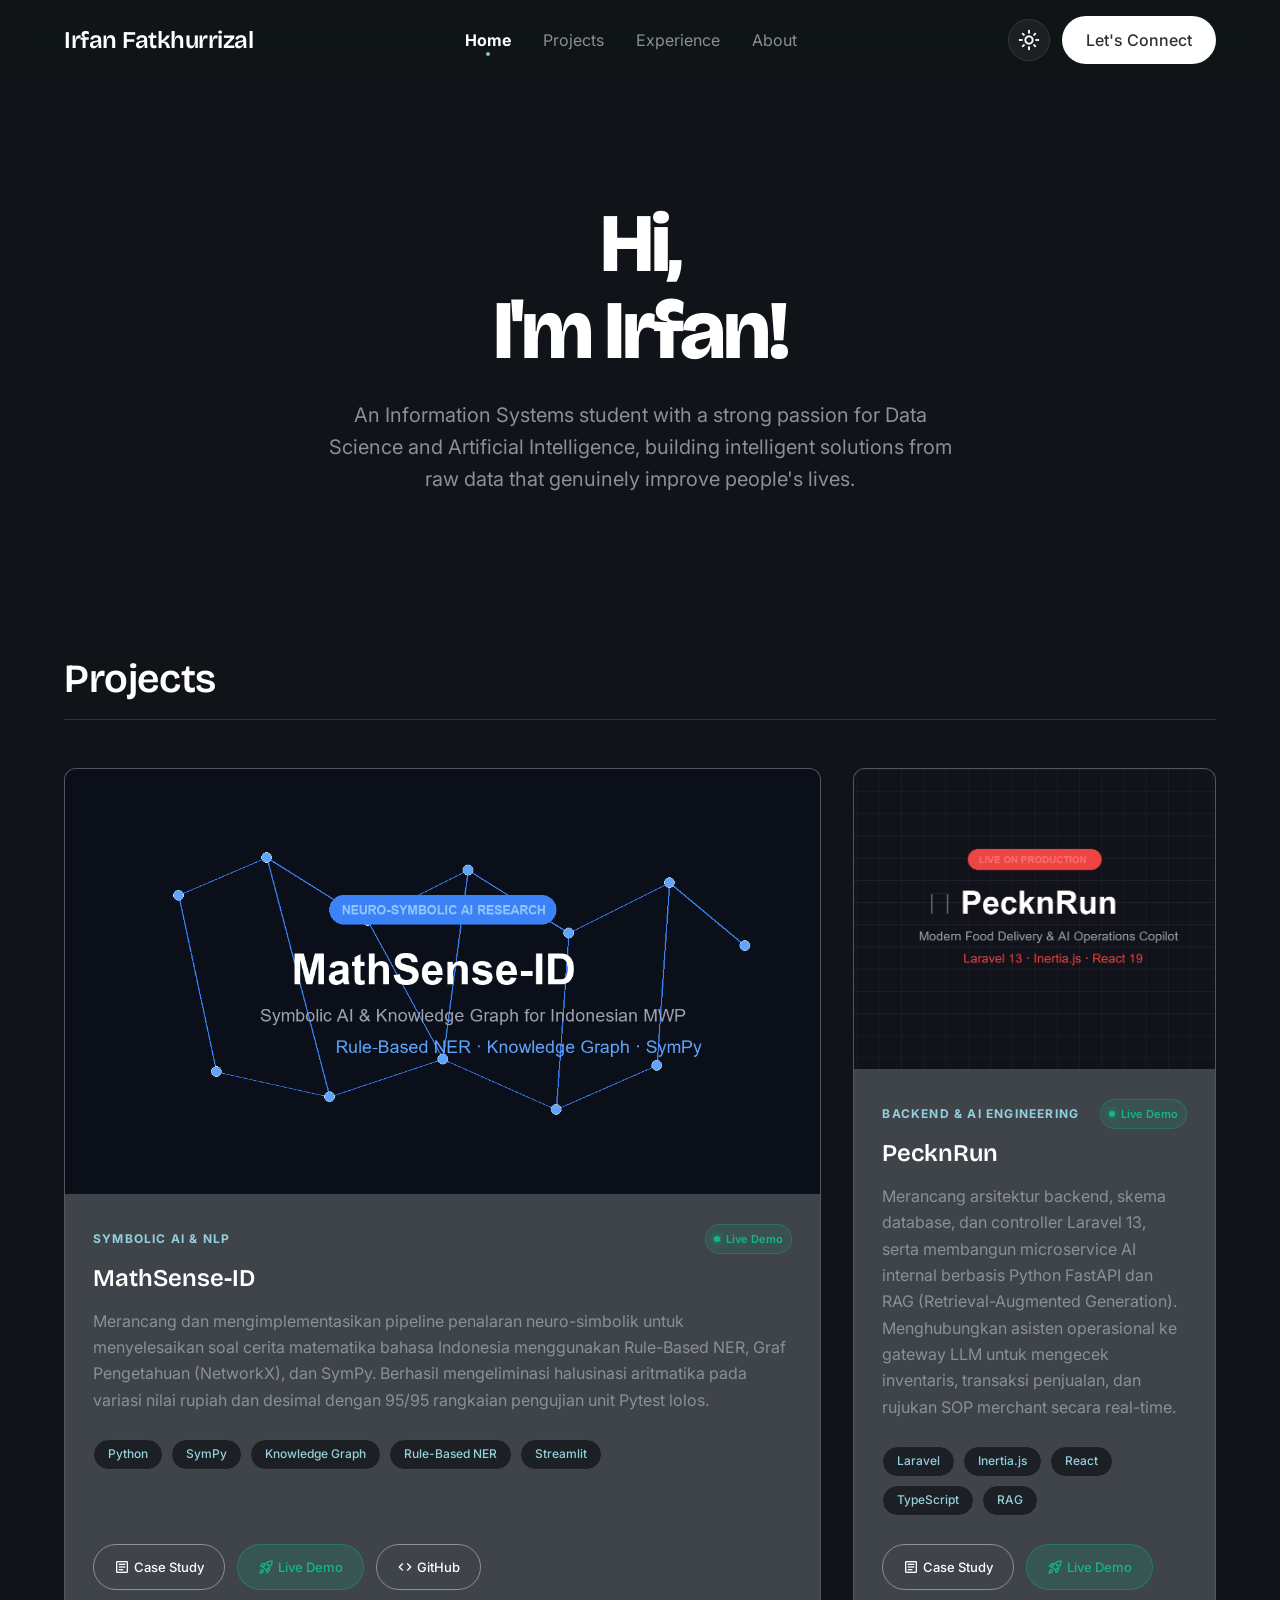
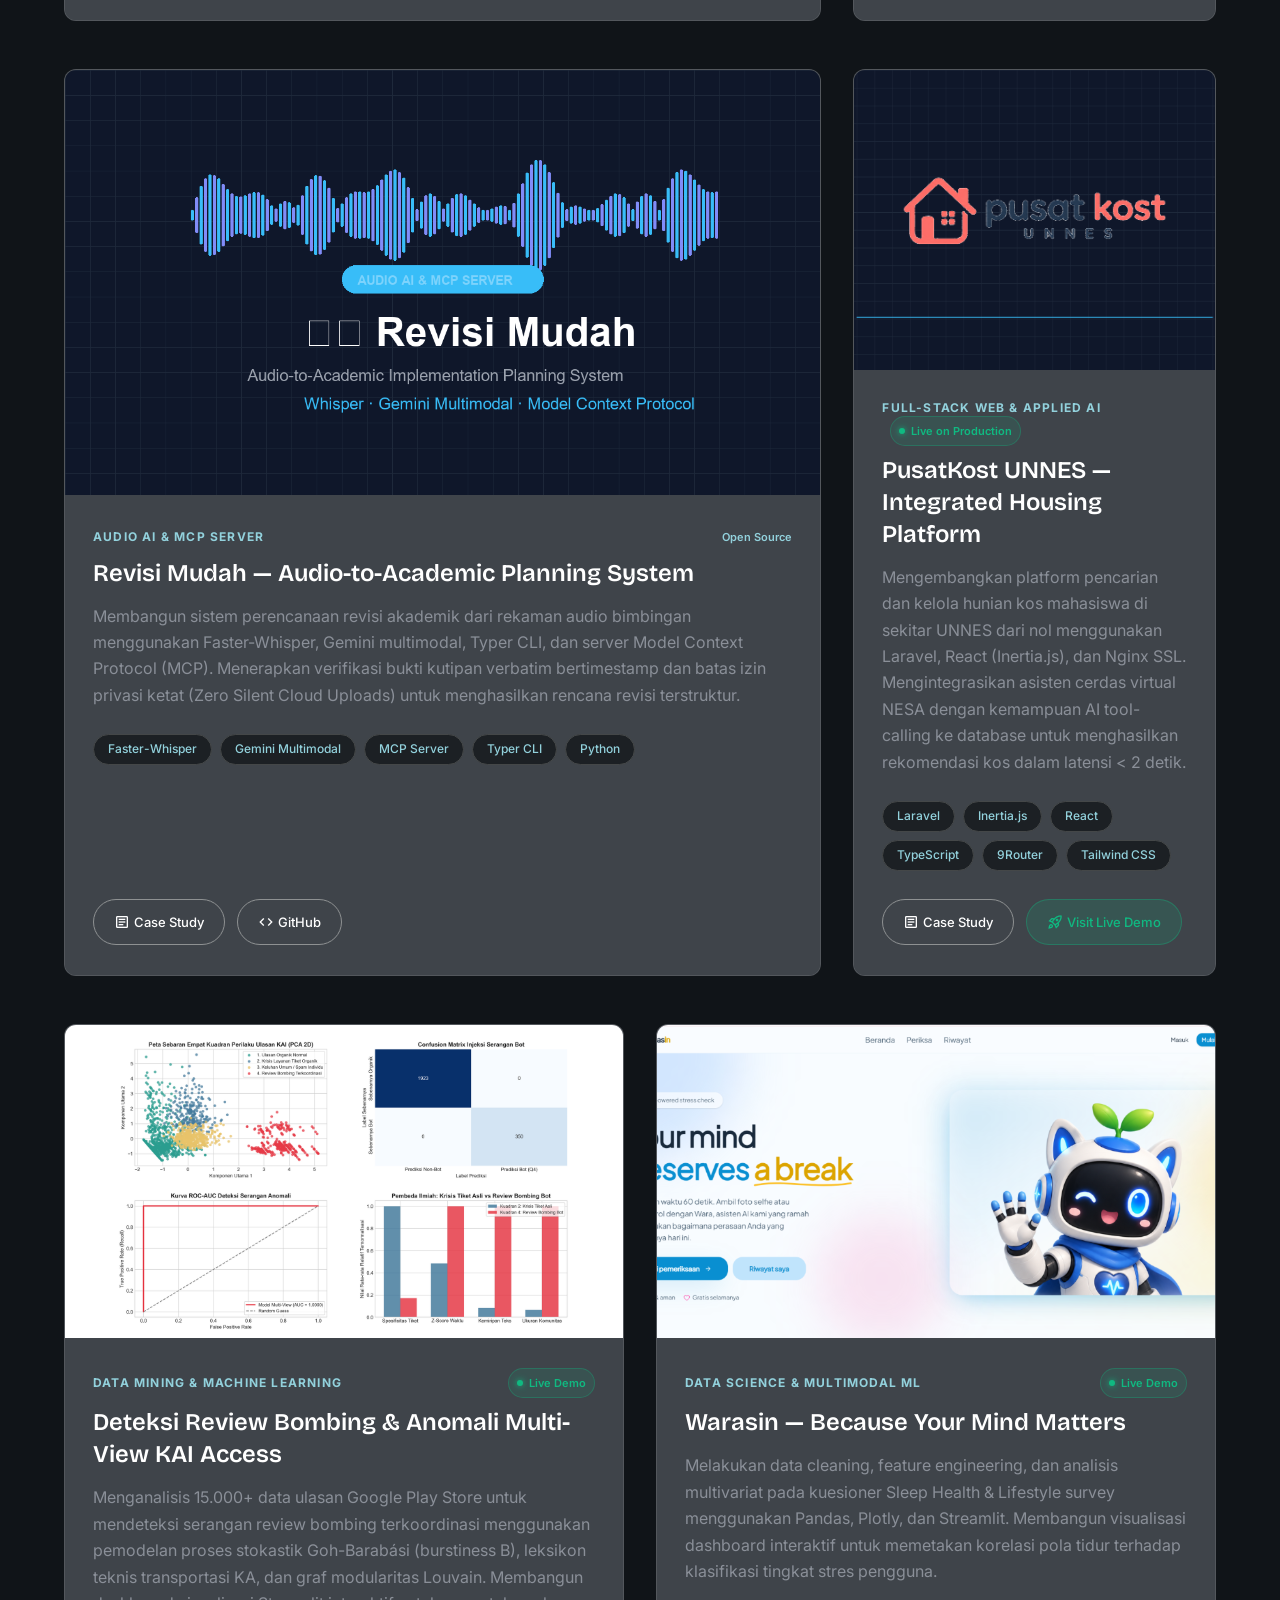
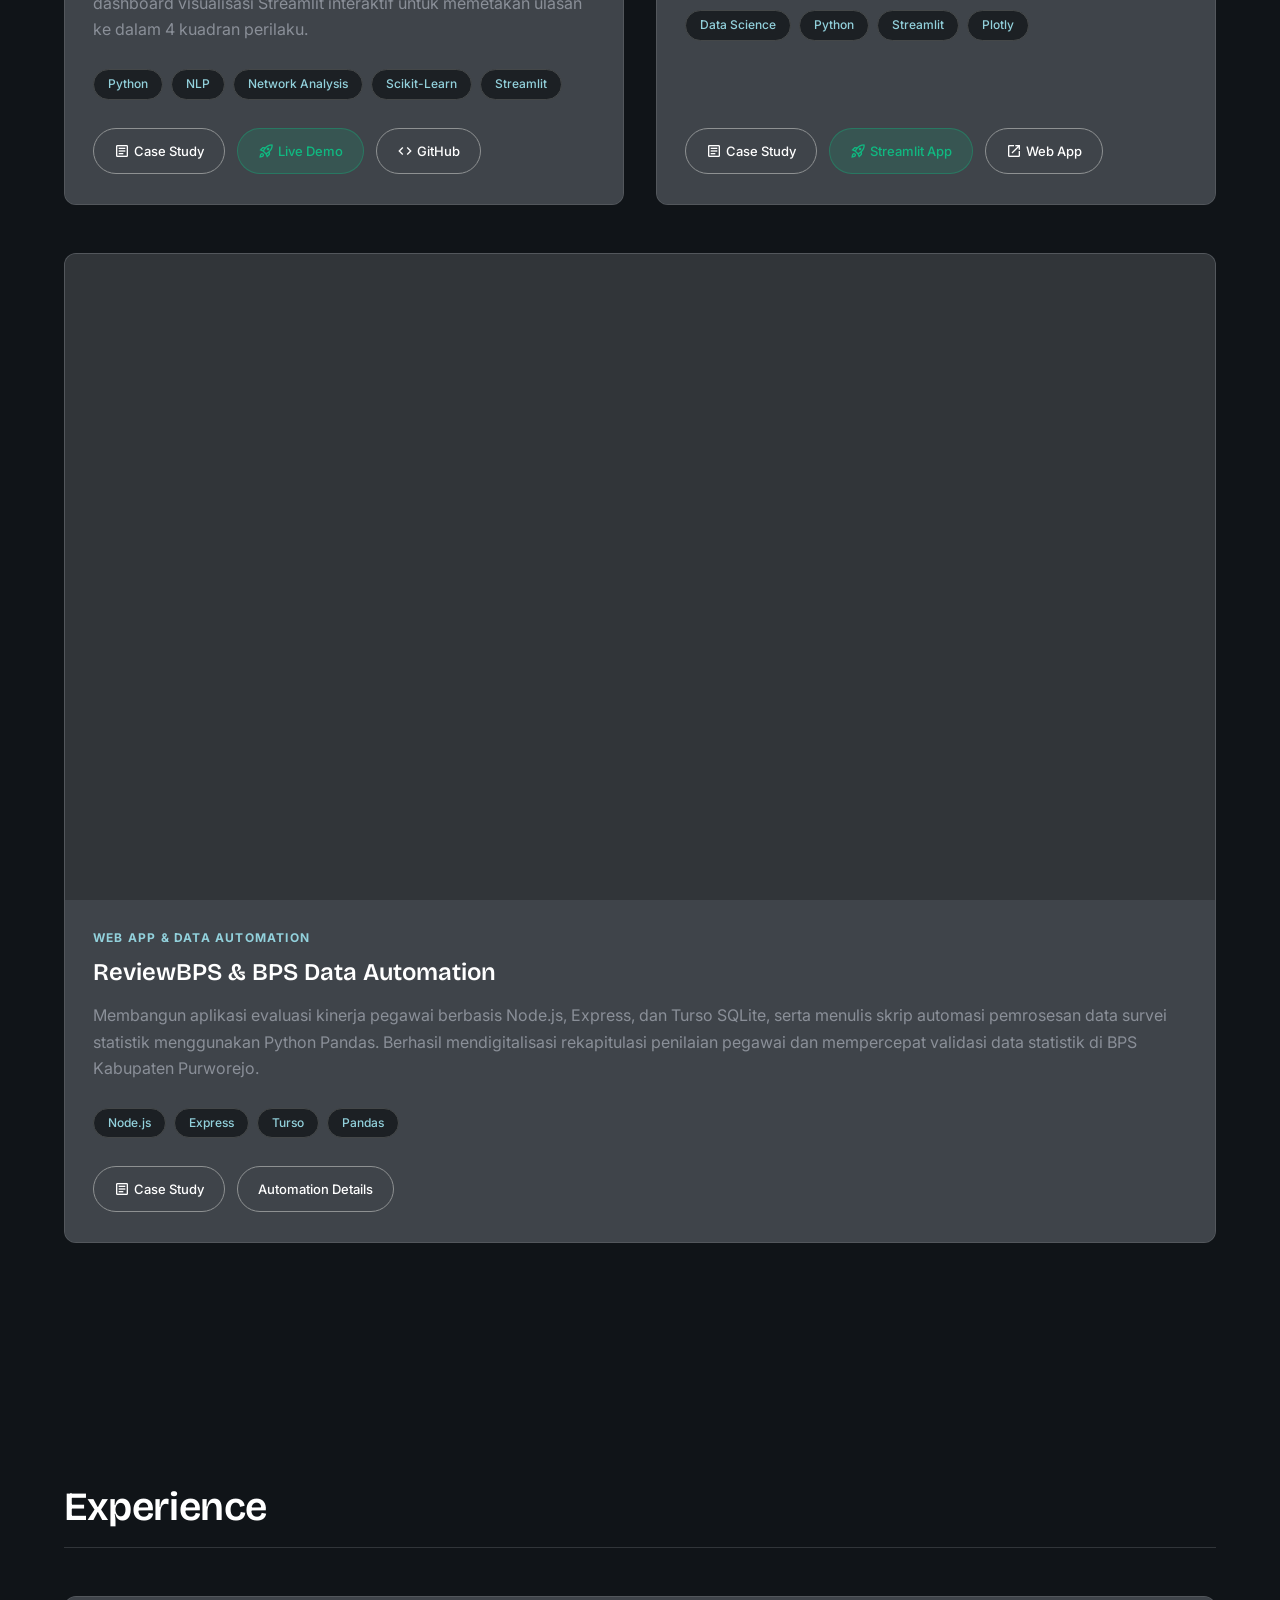
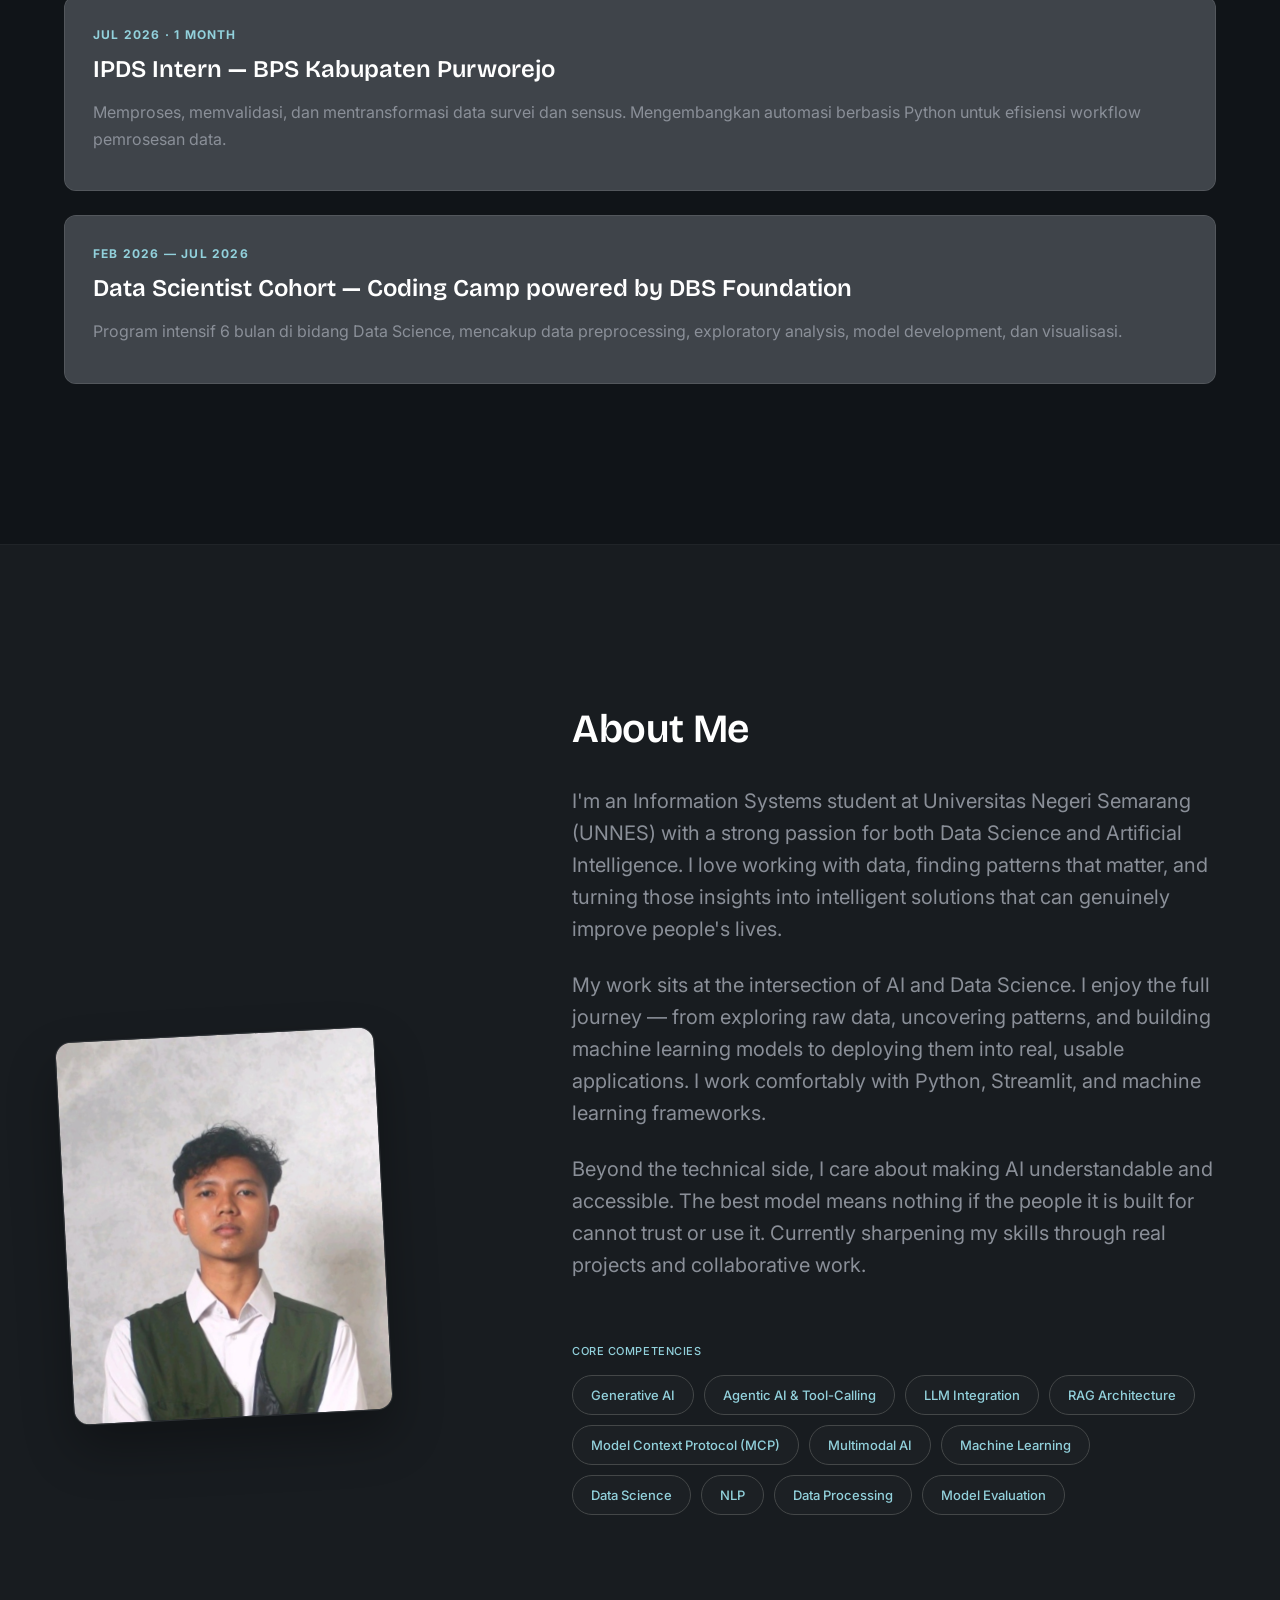
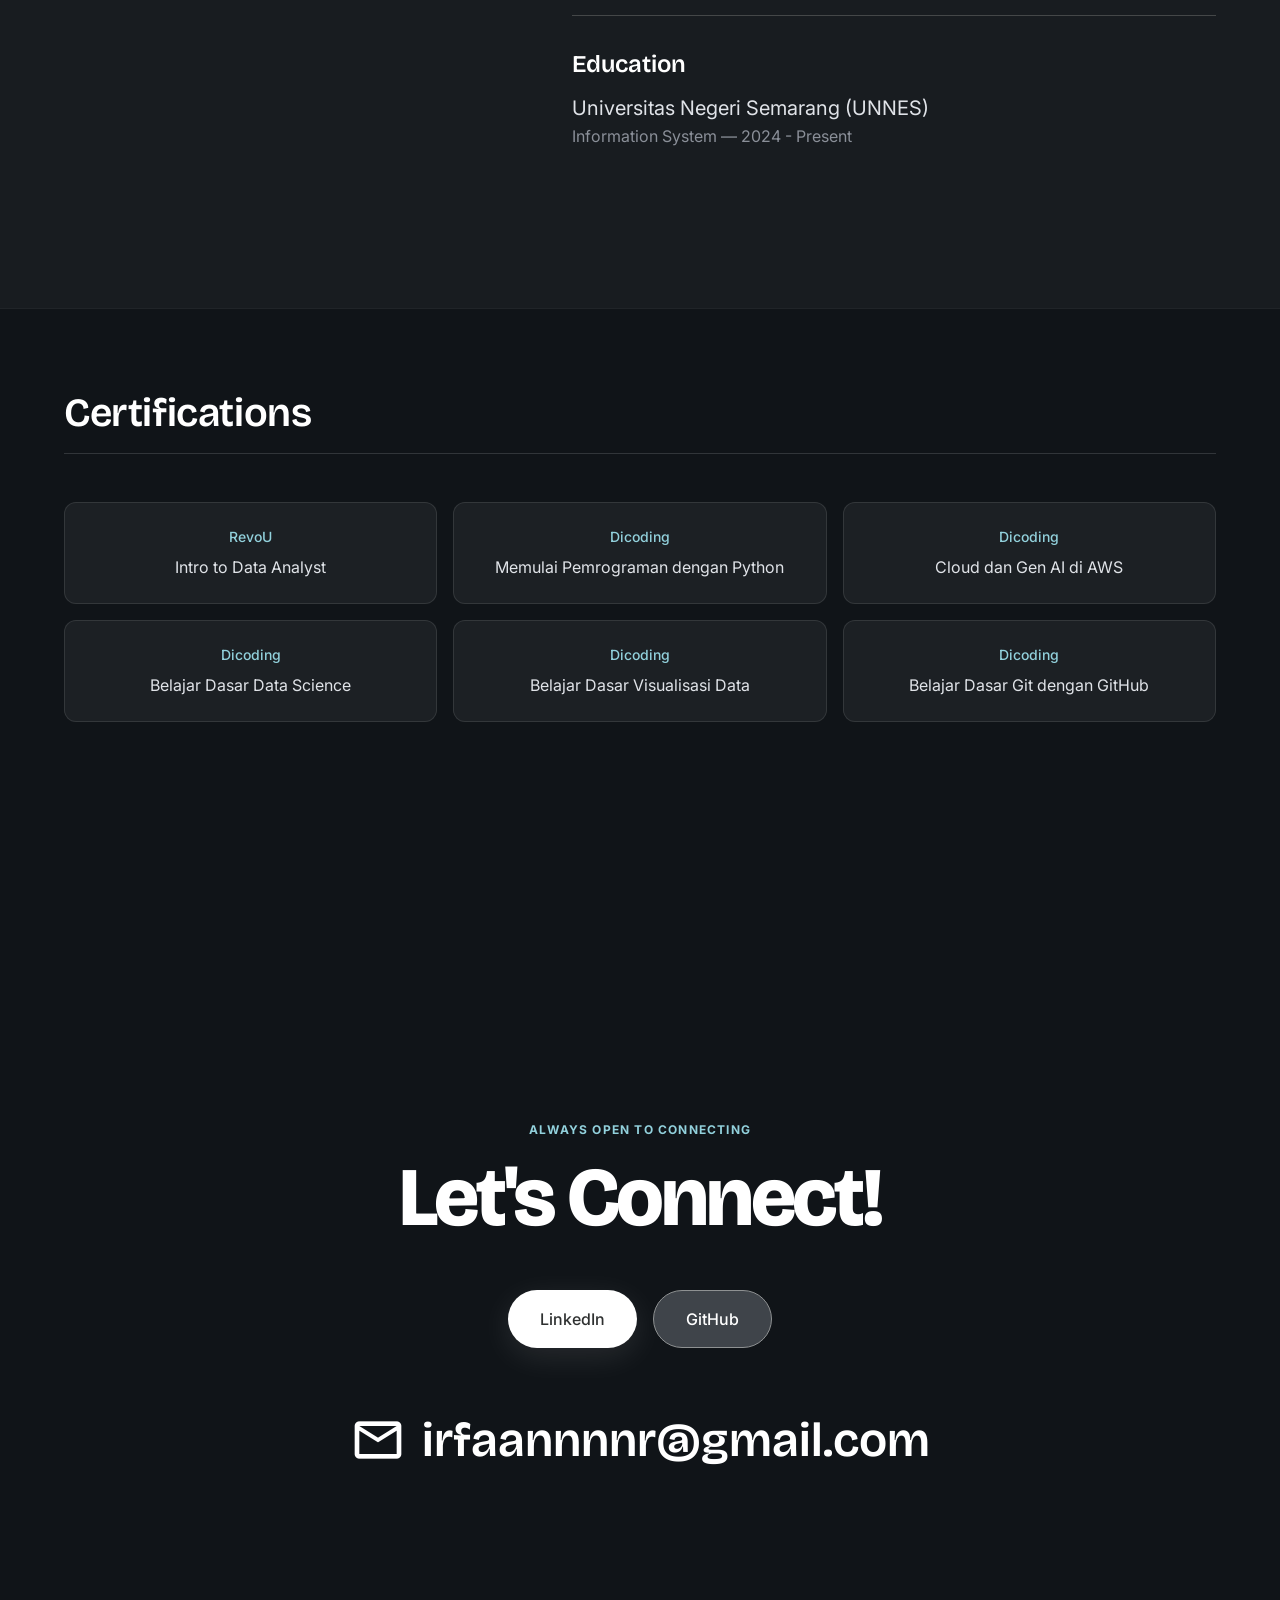
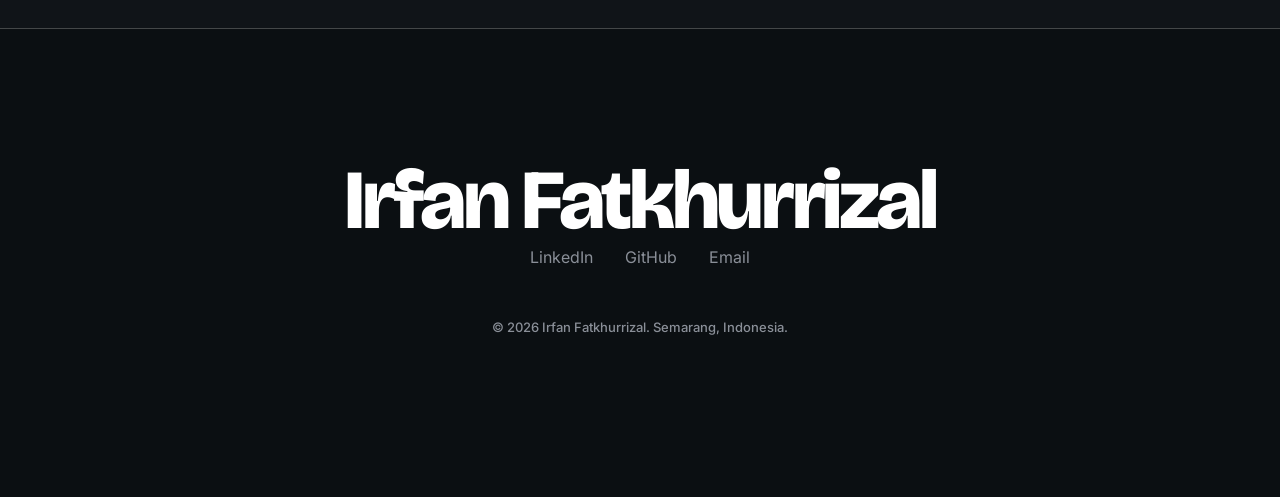
<file: index.html>
<!DOCTYPE html>
<html lang="en">
<head>
  <meta charset="utf-8"/>
  <meta name="viewport" content="width=device-width, initial-scale=1.0"/>
  <title>Irfan Fatkhurrizal — Data Science | AI | Machine Learning</title>
  <meta name="description" content="Irfan Fatkhurrizal — Information Systems student passionate about Data Science and AI. Building intelligent solutions that improve people's lives."/>
  <link rel="icon" type="image/jpeg" href="favicon.jpg"/>
  
  <!-- Preconnect & Parallel Font Loading -->
  <link rel="preconnect" href="https://fonts.googleapis.com"/>
  <link rel="preconnect" href="https://fonts.gstatic.com" crossorigin/>
  <link href="https://fonts.googleapis.com/css2?family=Bricolage+Grotesque:opsz,wght@12..96,200..800&family=Inter:wght@300;400;500;600;700&display=swap" rel="stylesheet"/>
  <link href="https://fonts.googleapis.com/css2?family=Material+Symbols+Outlined:wght,FILL@100..700,0..1&display=swap" rel="stylesheet"/>

  <!-- Open Graph & Social Preview -->
  <meta property="og:type" content="website"/>
  <meta property="og:title" content="Irfan Fatkhurrizal — Data Science | AI | Machine Learning"/>
  <meta property="og:description" content="Information Systems student passionate about Data Science and AI. Building intelligent solutions from raw data."/>
  <meta property="og:image" content="profile.jpg"/>

  <!-- Twitter Card -->
  <meta name="twitter:card" content="summary_large_image"/>
  <meta name="twitter:title" content="Irfan Fatkhurrizal — Data Science | AI | Machine Learning"/>
  <meta name="twitter:description" content="Information Systems student passionate about Data Science and AI. Building intelligent solutions from raw data."/>
  <meta name="twitter:image" content="profile.jpg"/>

  <link rel="stylesheet" href="style.css"/>
</head>
<body>

  <!-- Navigation -->
  <nav class="navbar" id="navbar">
    <div class="navbar__inner">
      <a class="navbar__logo" href="#hero">
        Irfan Fatkhurrizal
      </a>
      <div class="navbar__links">
        <a class="navbar__link active" href="#hero">Home</a>
        <a class="navbar__link" href="#projects">Projects</a>
        <a class="navbar__link" href="#experience">Experience</a>
        <a class="navbar__link" href="#about">About</a>
      </div>
      <div class="navbar__actions">
        <button class="theme-toggle" id="theme-toggle" aria-label="Toggle theme" title="Toggle theme">
          <span class="material-symbols-outlined theme-toggle__icon">light_mode</span>
        </button>
        <a class="navbar__cta" href="#contact">Let's Connect</a>
        <button class="navbar__mobile-toggle" aria-label="Open menu">
          <span class="material-symbols-outlined">menu</span>
        </button>
      </div>
    </div>
  </nav>

  <!-- Mobile Menu -->
  <div class="mobile-menu" id="mobile-menu">
    <button class="mobile-menu__close" aria-label="Close menu">
      <span class="material-symbols-outlined">close</span>
    </button>
    <a class="mobile-menu__link" href="#hero">Home</a>
    <a class="mobile-menu__link" href="#projects">Projects</a>
    <a class="mobile-menu__link" href="#experience">Experience</a>
    <a class="mobile-menu__link" href="#about">About</a>
    <a class="mobile-menu__link" href="#contact">Let's Connect</a>
    <div style="margin-top: 16px;">
      <button class="theme-toggle" aria-label="Toggle theme" title="Toggle theme">
        <span class="material-symbols-outlined theme-toggle__icon">light_mode</span>
      </button>
    </div>
  </div>

  <!-- Main Content -->
  <main>
    <!-- Hero Section -->
    <section class="hero container" id="hero">
      <h1 class="hero__title text-display-lg-mobile reveal" id="hero-title">
        Hi,<br/>I'm Irfan!
      </h1>
      <p class="hero__subtitle text-body-lg reveal reveal-delay-1">
        An Information Systems student with a strong passion for Data Science and Artificial Intelligence, building intelligent solutions from raw data that genuinely improve people's lives.
      </p>
    </section>

    <!-- Projects Grid -->
    <section class="case-studies container" id="projects">
      <h2 class="case-studies__heading text-headline-md reveal">Projects</h2>
      <div class="case-studies__grid">
        <!-- Last update: 2026-11-14 (AI showcase reorder) -->
        <!-- 1. MathSense-ID -->
        <div class="project-card card--span-8 reveal reveal-delay-1" id="card-mathsense">
          <a href="project-mathsense.html" class="project-card__image-wrapper project-card__image-wrapper--16x9" style="display: block;">
            <div class="project-card__image" style="background-image: url('mathsense-banner.png'); background-position: center;"></div>
          </a>
          <div class="project-card__content">
            <div>
              <div style="display: flex; align-items: center; justify-content: space-between; flex-wrap: wrap; margin-bottom: 8px;">
                <span class="project-card__category text-label-caps" style="margin-bottom: 0;">Symbolic AI &amp; NLP</span>
                <span class="live-badge"><span class="live-badge__dot"></span> Live Demo</span>
              </div>
              <h3 class="project-card__title text-headline-sm">
                <a href="project-mathsense.html" style="color: inherit; text-decoration: none;">MathSense-ID</a>
              </h3>
              <p class="project-card__desc text-body-md">
                Merancang dan mengimplementasikan pipeline penalaran neuro-simbolik untuk menyelesaikan soal cerita matematika bahasa Indonesia menggunakan Rule-Based NER, Graf Pengetahuan (NetworkX), dan SymPy. Berhasil mengeliminasi halusinasi aritmatika pada variasi nilai rupiah dan desimal dengan 95/95 rangkaian pengujian unit Pytest lolos.
              </p>
              <div class="project-tags">
                <span class="project-tag">Python</span>
                <span class="project-tag">SymPy</span>
                <span class="project-tag">Knowledge Graph</span>
                <span class="project-tag">Rule-Based NER</span>
                <span class="project-tag">Streamlit</span>
              </div>
              <div class="project-actions">
                <a href="project-mathsense.html" class="btn btn--outline btn--sm">
                  <span class="material-symbols-outlined" style="font-size: 16px; margin-right: 4px;">article</span>
                  Case Study
                </a>
                <a href="https://mathsenseid-solver.streamlit.app/" target="_blank" rel="noopener noreferrer" class="btn btn--live btn--sm">
                  <span class="material-symbols-outlined" style="font-size: 16px; margin-right: 4px;">rocket_launch</span>
                  Live Demo
                </a>
                <a href="https://github.com/farformbath/mathsense-id-dashboard" target="_blank" rel="noopener noreferrer" class="btn btn--outline btn--sm">
                  <span class="material-symbols-outlined" style="font-size: 16px; margin-right: 4px;">code</span>
                  GitHub
                </a>
              </div>
            </div>
          </div>
        </div>

        <!-- 2. PecknRun -->
        <div class="project-card card--span-4 reveal reveal-delay-2" id="card-pecknrun">
          <a href="project-pecknrun.html" class="project-card__image-wrapper project-card__image-wrapper--4x5" style="display: block;">
            <div class="project-card__image" style="background-image: url('pecknrun-banner.png'); background-position: center;"></div>
          </a>
          <div class="project-card__content">
            <div>
              <div style="display: flex; align-items: center; justify-content: space-between; flex-wrap: wrap; margin-bottom: 8px;">
                <span class="project-card__category text-label-caps" style="margin-bottom: 0;">Backend &amp; AI Engineering</span>
                <span class="live-badge"><span class="live-badge__dot"></span> Live Demo</span>
              </div>
              <h3 class="project-card__title text-headline-sm">
                <a href="project-pecknrun.html" style="color: inherit; text-decoration: none;">PecknRun</a>
              </h3>
              <p class="project-card__desc text-body-md">
                Merancang arsitektur backend, skema database, dan controller Laravel 13, serta membangun microservice AI internal berbasis Python FastAPI dan RAG (Retrieval-Augmented Generation). Menghubungkan asisten operasional ke gateway LLM untuk mengecek inventaris, transaksi penjualan, dan rujukan SOP merchant secara real-time.
              </p>
              <div class="project-tags">
                <span class="project-tag">Laravel</span>
                <span class="project-tag">Inertia.js</span>
                <span class="project-tag">React</span>
                <span class="project-tag">TypeScript</span>
                <span class="project-tag">RAG</span>
              </div>
              <div class="project-actions">
                <a href="project-pecknrun.html" class="btn btn--outline btn--sm">
                  <span class="material-symbols-outlined" style="font-size: 16px; margin-right: 4px;">article</span>
                  Case Study
                </a>
                <a href="https://demopecknrun.web.id" target="_blank" rel="noopener noreferrer" class="btn btn--live btn--sm">
                  <span class="material-symbols-outlined" style="font-size: 16px; margin-right: 4px;">rocket_launch</span>
                  Live Demo
                </a>
              </div>
            </div>
          </div>
        </div>

        <!-- 3. Revisi Mudah -->
        <div class="project-card card--span-8 reveal reveal-delay-1" id="card-revisimudah">
          <a href="project-revisimudah.html" class="project-card__image-wrapper project-card__image-wrapper--16x9" style="display: block;">
            <div class="project-card__image" style="background-image: url('revisimudah-banner.png'); background-position: center;"></div>
          </a>
          <div class="project-card__content">
            <div>
              <div style="display: flex; align-items: center; justify-content: space-between; flex-wrap: wrap; margin-bottom: 8px;">
                <span class="project-card__category text-label-caps" style="margin-bottom: 0;">Audio AI &amp; MCP Server</span>
                <span style="font-size: 11px; font-weight: 600; color: var(--secondary);">Open Source</span>
              </div>
              <h3 class="project-card__title text-headline-sm">
                <a href="project-revisimudah.html" style="color: inherit; text-decoration: none;">Revisi Mudah — Audio-to-Academic Planning System</a>
              </h3>
              <p class="project-card__desc text-body-md">
                Membangun sistem perencanaan revisi akademik dari rekaman audio bimbingan menggunakan Faster-Whisper, Gemini multimodal, Typer CLI, dan server Model Context Protocol (MCP). Menerapkan verifikasi bukti kutipan verbatim bertimestamp dan batas izin privasi ketat (Zero Silent Cloud Uploads) untuk menghasilkan rencana revisi terstruktur.
              </p>
              <div class="project-tags">
                <span class="project-tag">Faster-Whisper</span>
                <span class="project-tag">Gemini Multimodal</span>
                <span class="project-tag">MCP Server</span>
                <span class="project-tag">Typer CLI</span>
                <span class="project-tag">Python</span>
              </div>
              <div class="project-actions">
                <a href="project-revisimudah.html" class="btn btn--outline btn--sm">
                  <span class="material-symbols-outlined" style="font-size: 16px; margin-right: 4px;">article</span>
                  Case Study
                </a>
                <a href="https://github.com/farformbath/revisi-mudah" target="_blank" rel="noopener noreferrer" class="btn btn--outline btn--sm">
                  <span class="material-symbols-outlined" style="font-size: 16px; margin-right: 4px;">code</span>
                  GitHub
                </a>
              </div>
            </div>
          </div>
        </div>

        <!-- 4. PusatKost UNNES -->
        <div class="project-card card--span-4 reveal reveal-delay-2" id="card-pusatkost">
          <a href="project-pusatkost.html" class="project-card__image-wrapper project-card__image-wrapper--4x5" style="display: block;">
            <div class="project-card__image" style="background-image: url('pusatkost-banner.png'); background-position: center;"></div>
          </a>
          <div class="project-card__content">
            <div>
              <div style="display: flex; align-items: center; justify-content: space-between; flex-wrap: wrap; margin-bottom: 8px;">
                <span class="project-card__category text-label-caps" style="margin-bottom: 0;">Full-Stack Web &amp; Applied AI</span>
                <span class="live-badge"><span class="live-badge__dot"></span> Live on Production</span>
              </div>
              <h3 class="project-card__title text-headline-sm">
                <a href="project-pusatkost.html" style="color: inherit; text-decoration: none;">PusatKost UNNES — Integrated Housing Platform</a>
              </h3>
              <p class="project-card__desc text-body-md">
                Mengembangkan platform pencarian dan kelola hunian kos mahasiswa di sekitar UNNES dari nol menggunakan Laravel, React (Inertia.js), dan Nginx SSL. Mengintegrasikan asisten cerdas virtual NESA dengan kemampuan AI tool-calling ke database untuk menghasilkan rekomendasi kos dalam latensi &lt; 2 detik.
              </p>
              <div class="project-tags">
                <span class="project-tag">Laravel</span>
                <span class="project-tag">Inertia.js</span>
                <span class="project-tag">React</span>
                <span class="project-tag">TypeScript</span>
                <span class="project-tag">9Router</span>
                <span class="project-tag">Tailwind CSS</span>
              </div>
              <div class="project-actions">
                <a href="project-pusatkost.html" class="btn btn--outline btn--sm">
                  <span class="material-symbols-outlined" style="font-size: 16px; margin-right: 4px;">article</span>
                  Case Study
                </a>
                <a href="https://pusatkostunnes.my.id" target="_blank" rel="noopener noreferrer" class="btn btn--live btn--sm">
                  <span class="material-symbols-outlined" style="font-size: 16px; margin-right: 4px;">rocket_launch</span>
                  Visit Live Demo
                </a>
              </div>
            </div>
          </div>
        </div>
        <!-- 5. Review Bombing KAI Access -->
        <div class="project-card card--span-6 reveal reveal-delay-1" id="card-kai">
          <a href="project-kai-reviewbombing.html" class="project-card__image-wrapper project-card__image-wrapper--video" style="display: block;">
            <div class="project-card__image" style="background-image: url('kai-reviewbombing-opt.png'); background-position: center;"></div>
          </a>
          <div class="project-card__content">
            <div>
              <div style="display: flex; align-items: center; justify-content: space-between; flex-wrap: wrap; margin-bottom: 8px;">
                <span class="project-card__category text-label-caps" style="margin-bottom: 0;">Data Mining &amp; Machine Learning</span>
                <span class="live-badge"><span class="live-badge__dot"></span> Live Demo</span>
              </div>
              <h3 class="project-card__title text-headline-sm">
                <a href="project-kai-reviewbombing.html" style="color: inherit; text-decoration: none;">Deteksi Review Bombing &amp; Anomali Multi-View KAI Access</a>
              </h3>
              <p class="project-card__desc text-body-md">
                Menganalisis 15.000+ data ulasan Google Play Store untuk mendeteksi serangan review bombing terkoordinasi menggunakan pemodelan proses stokastik Goh-Barabási (burstiness B), leksikon teknis transportasi KA, dan graf modularitas Louvain. Membangun dashboard visualisasi Streamlit interaktif untuk memetakan ulasan ke dalam 4 kuadran perilaku.
              </p>
              <div class="project-tags">
                <span class="project-tag">Python</span>
                <span class="project-tag">NLP</span>
                <span class="project-tag">Network Analysis</span>
                <span class="project-tag">Scikit-Learn</span>
                <span class="project-tag">Streamlit</span>
              </div>
              <div class="project-actions">
                <a href="project-kai-reviewbombing.html" class="btn btn--outline btn--sm">
                  <span class="material-symbols-outlined" style="font-size: 16px; margin-right: 4px;">article</span>
                  Case Study
                </a>
                <a href="https://kai-reviewbombing-dashboard.streamlit.app/" target="_blank" rel="noopener noreferrer" class="btn btn--live btn--sm">
                  <span class="material-symbols-outlined" style="font-size: 16px; margin-right: 4px;">rocket_launch</span>
                  Live Demo
                </a>
                <a href="https://github.com/farformbath/kai-reviewbombing-dashboard" target="_blank" rel="noopener noreferrer" class="btn btn--outline btn--sm">
                  <span class="material-symbols-outlined" style="font-size: 16px; margin-right: 4px;">code</span>
                  GitHub
                </a>
              </div>
            </div>
          </div>
        </div>

        <!-- 6. Warasin -->
        <div class="project-card card--span-6 reveal reveal-delay-1" id="card-warasin">
          <a href="project-warasin.html" class="project-card__image-wrapper project-card__image-wrapper--video" style="display: block;">
            <div class="project-card__image" style="background-image: url('warasin.png')"></div>
          </a>
          <div class="project-card__content">
            <div>
              <div style="display: flex; align-items: center; justify-content: space-between; flex-wrap: wrap; margin-bottom: 8px;">
                <span class="project-card__category text-label-caps" style="margin-bottom: 0;">Data Science &amp; Multimodal ML</span>
                <span class="live-badge"><span class="live-badge__dot"></span> Live Demo</span>
              </div>
              <h3 class="project-card__title text-headline-sm">
                <a href="project-warasin.html" style="color: inherit; text-decoration: none;">Warasin — Because Your Mind Matters</a>
              </h3>
              <p class="project-card__desc text-body-md">
                Melakukan data cleaning, feature engineering, dan analisis multivariat pada kuesioner Sleep Health &amp; Lifestyle survey menggunakan Pandas, Plotly, dan Streamlit. Membangun visualisasi dashboard interaktif untuk memetakan korelasi pola tidur terhadap klasifikasi tingkat stres pengguna.
              </p>
              <div class="project-tags">
                <span class="project-tag">Data Science</span>
                <span class="project-tag">Python</span>
                <span class="project-tag">Streamlit</span>
                <span class="project-tag">Plotly</span>
              </div>
              <div class="project-actions">
                <a href="project-warasin.html" class="btn btn--outline btn--sm">
                  <span class="material-symbols-outlined" style="font-size: 16px; margin-right: 4px;">article</span>
                  Case Study
                </a>
                <a href="https://warasin-dashboard.streamlit.app/" target="_blank" rel="noopener noreferrer" class="btn btn--live btn--sm">
                  <span class="material-symbols-outlined" style="font-size: 16px; margin-right: 4px;">rocket_launch</span>
                  Streamlit App
                </a>
                <a href="https://warasin.vercel.app/" target="_blank" rel="noopener noreferrer" class="btn btn--outline btn--sm">
                  <span class="material-symbols-outlined" style="font-size: 16px; margin-right: 4px;">open_in_new</span>
                  Web App
                </a>
              </div>
            </div>
          </div>
        </div>

        <!-- 7. ReviewBPS & BPS Automation -->
        <div class="project-card card--span-12 reveal reveal-delay-2" id="card-reviewbps">
          <a href="project-reviewbps.html" class="project-card__image-wrapper project-card__image-wrapper--video" style="display: block;">
            <div class="project-card__image" style="background-image: url('https://lh3.googleusercontent.com/aida-public/[base64]')"></div>
          </a>
          <div class="project-card__content">
            <div>
              <span class="project-card__category text-label-caps">Web App &amp; Data Automation</span>
              <h3 class="project-card__title text-headline-sm">
                <a href="project-reviewbps.html" style="color: inherit; text-decoration: none;">ReviewBPS &amp; BPS Data Automation</a>
              </h3>
              <p class="project-card__desc text-body-md">
                Membangun aplikasi evaluasi kinerja pegawai berbasis Node.js, Express, dan Turso SQLite, serta menulis skrip automasi pemrosesan data survei statistik menggunakan Python Pandas. Berhasil mendigitalisasi rekapitulasi penilaian pegawai dan mempercepat validasi data statistik di BPS Kabupaten Purworejo.
              </p>
              <div class="project-tags">
                <span class="project-tag">Node.js</span>
                <span class="project-tag">Express</span>
                <span class="project-tag">Turso</span>
                <span class="project-tag">Pandas</span>
              </div>
              <div class="project-actions">
                <a href="project-reviewbps.html" class="btn btn--outline btn--sm">
                  <span class="material-symbols-outlined" style="font-size: 16px; margin-right: 4px;">article</span>
                  Case Study
                </a>
                <a href="project-bps-automation.html" class="btn btn--outline btn--sm">
                  Automation Details
                </a>
              </div>
            </div>
          </div>
        </div>


      </div>
    </section>

    <!-- Experience Section -->
    <section class="case-studies container" id="experience" style="padding-top: 80px;">
      <h2 class="case-studies__heading text-headline-md reveal">Experience</h2>
      <div class="case-studies__grid" style="grid-template-columns: 1fr; gap: 24px;">

        <!-- BPS Intern -->
        <div class="project-card reveal" style="flex-direction: row; cursor: default;">
          <div class="project-card__content" style="width: 100%;">
            <div>
              <span class="project-card__category text-label-caps">Jul 2026 · 1 month</span>
              <h3 class="project-card__title text-headline-sm">IPDS Intern — BPS Kabupaten Purworejo</h3>
              <p class="project-card__desc text-body-md">Memproses, memvalidasi, dan mentransformasi data survei dan sensus. Mengembangkan automasi berbasis Python untuk efisiensi workflow pemrosesan data.</p>
            </div>
          </div>
        </div>

        <!-- Coding Camp -->
        <div class="project-card reveal reveal-delay-1" style="flex-direction: row; cursor: default;">
          <div class="project-card__content" style="width: 100%;">
            <div>
              <span class="project-card__category text-label-caps">Feb 2026 — Jul 2026</span>
              <h3 class="project-card__title text-headline-sm">Data Scientist Cohort — Coding Camp powered by DBS Foundation</h3>
              <p class="project-card__desc text-body-md">Program intensif 6 bulan di bidang Data Science, mencakup data preprocessing, exploratory analysis, model development, dan visualisasi.</p>
            </div>
          </div>
        </div>
      </div>
    </section>

    <!-- About Me Section -->
    <section class="about" id="about">
      <div class="container">
        <div class="about__grid">
          <div class="about__photo-wrapper reveal">
            <div class="about__photo-frame">
              <img class="about__photo" alt="Irfan Fatkhurrizal" src="profile.jpg"/>
            </div>
          </div>
          <div class="about__content reveal reveal-delay-1">
            <h2 class="about__title text-headline-md">About Me</h2>
            <p class="about__text text-body-lg">
              I'm an Information Systems student at Universitas Negeri Semarang (UNNES) with a strong passion for both Data Science and Artificial Intelligence. I love working with data, finding patterns that matter, and turning those insights into intelligent solutions that can genuinely improve people's lives.
            </p>
            <p class="about__text text-body-lg">
              My work sits at the intersection of AI and Data Science. I enjoy the full journey — from exploring raw data, uncovering patterns, and building machine learning models to deploying them into real, usable applications. I work comfortably with Python, Streamlit, and machine learning frameworks.
            </p>
            <p class="about__text text-body-lg">
              Beyond the technical side, I care about making AI understandable and accessible. The best model means nothing if the people it is built for cannot trust or use it. Currently sharpening my skills through real projects and collaborative work.
            </p>

            <!-- Skills Section -->
            <div style="margin-top: 36px; margin-bottom: 36px;">
              <span class="text-mono-label" style="display: block; color: var(--secondary); margin-bottom: 14px; font-size: 11px; text-transform: uppercase; letter-spacing: 0.05em;">Core Competencies</span>
              <div style="display: flex; flex-wrap: wrap; gap: 10px;">
                <span class="project-tag" style="font-size: 13px; padding: 10px 18px; line-height: 1.4;">Generative AI</span>
                <span class="project-tag" style="font-size: 13px; padding: 10px 18px; line-height: 1.4;">Agentic AI &amp; Tool-Calling</span>
                <span class="project-tag" style="font-size: 13px; padding: 10px 18px; line-height: 1.4;">LLM Integration</span>
                <span class="project-tag" style="font-size: 13px; padding: 10px 18px; line-height: 1.4;">RAG Architecture</span>
                <span class="project-tag" style="font-size: 13px; padding: 10px 18px; line-height: 1.4;">Model Context Protocol (MCP)</span>
                <span class="project-tag" style="font-size: 13px; padding: 10px 18px; line-height: 1.4;">Multimodal AI</span>
                <span class="project-tag" style="font-size: 13px; padding: 10px 18px; line-height: 1.4;">Machine Learning</span>
                <span class="project-tag" style="font-size: 13px; padding: 10px 18px; line-height: 1.4;">Data Science</span>
                <span class="project-tag" style="font-size: 13px; padding: 10px 18px; line-height: 1.4;">NLP</span>
                <span class="project-tag" style="font-size: 13px; padding: 10px 18px; line-height: 1.4;">Data Processing</span>
                <span class="project-tag" style="font-size: 13px; padding: 10px 18px; line-height: 1.4;">Model Evaluation</span>
              </div>
            </div>

            <!-- Education -->
            <div style="margin-top: 40px; padding-top: 32px; border-top: 1px solid var(--outline-variant);">
              <h3 class="text-headline-sm" style="color: var(--primary); margin-bottom: 12px;">Education</h3>
              <p class="text-body-lg" style="color: var(--on-surface);">Universitas Negeri Semarang (UNNES)</p>
              <p class="text-body-md" style="color: var(--text-muted);">Information System — 2024 - Present</p>
            </div>
          </div>
        </div>
      </div>
    </section>

    <!-- Certifications Section -->
    <section class="case-studies container" id="certifications" style="padding-top: 80px; padding-bottom: 80px;">
      <h2 class="case-studies__heading text-headline-md reveal">Certifications</h2>
      <div style="display: grid; grid-template-columns: repeat(auto-fill, minmax(280px, 1fr)); gap: 16px;">
        <div class="metric reveal">
          <span class="metric__label text-mono-label" style="color: var(--secondary); margin-bottom: 8px; display: block;">RevoU</span>
          <span class="text-body-md" style="color: var(--on-surface);">Intro to Data Analyst</span>
        </div>
        <div class="metric reveal reveal-delay-1">
          <span class="metric__label text-mono-label" style="color: var(--secondary); margin-bottom: 8px; display: block;">Dicoding</span>
          <span class="text-body-md" style="color: var(--on-surface);">Memulai Pemrograman dengan Python</span>
        </div>
        <div class="metric reveal reveal-delay-2">
          <span class="metric__label text-mono-label" style="color: var(--secondary); margin-bottom: 8px; display: block;">Dicoding</span>
          <span class="text-body-md" style="color: var(--on-surface);">Cloud dan Gen AI di AWS</span>
        </div>
        <div class="metric reveal reveal-delay-3">
          <span class="metric__label text-mono-label" style="color: var(--secondary); margin-bottom: 8px; display: block;">Dicoding</span>
          <span class="text-body-md" style="color: var(--on-surface);">Belajar Dasar Data Science</span>
        </div>
        <div class="metric reveal reveal-delay-4">
          <span class="metric__label text-mono-label" style="color: var(--secondary); margin-bottom: 8px; display: block;">Dicoding</span>
          <span class="text-body-md" style="color: var(--on-surface);">Belajar Dasar Visualisasi Data</span>
        </div>
        <div class="metric reveal">
          <span class="metric__label text-mono-label" style="color: var(--secondary); margin-bottom: 8px; display: block;">Dicoding</span>
          <span class="text-body-md" style="color: var(--on-surface);">Belajar Dasar Git dengan GitHub</span>
        </div>
      </div>
    </section>

    <!-- Connect / Contact Section -->
    <section class="connect container" id="contact">
      <span class="connect__eyebrow text-label-caps reveal">Always open to connecting</span>
      <h2 class="connect__title text-display-lg-mobile reveal reveal-delay-1">Let's Connect!</h2>
      <div class="connect__buttons reveal reveal-delay-2">
        <a class="btn btn--primary" href="https://www.linkedin.com/in/irfan-fatkhurrizal-444149339/" target="_blank" rel="noopener noreferrer">LinkedIn</a>
        <a class="btn btn--outline" href="https://github.com/farformbath" target="_blank" rel="noopener noreferrer">GitHub</a>
      </div>
      <a class="connect__email reveal reveal-delay-3" href="mailto:irfaannnnr@gmail.com">
        <span class="material-symbols-outlined connect__email-icon">mail</span>
        irfaannnnr@gmail.com
      </a>
    </section>
  </main>

  <!-- Footer -->
  <footer class="footer" id="footer">
    <div class="footer__inner">
      <div class="footer__brand">Irfan Fatkhurrizal</div>
      <div class="footer__social">
        <a class="footer__social-link" href="https://www.linkedin.com/in/irfan-fatkhurrizal-444149339/" target="_blank" rel="noopener noreferrer">LinkedIn</a>
        <a class="footer__social-link" href="https://github.com/farformbath" target="_blank" rel="noopener noreferrer">GitHub</a>
        <a class="footer__social-link" href="mailto:irfaannnnr@gmail.com">Email</a>
      </div>
      <div class="footer__copyright text-mono-label">
        © 2026 Irfan Fatkhurrizal. Semarang, Indonesia.
      </div>
    </div>
  </footer>

  <script src="main.js"></script>
</body>
</html>
</file>
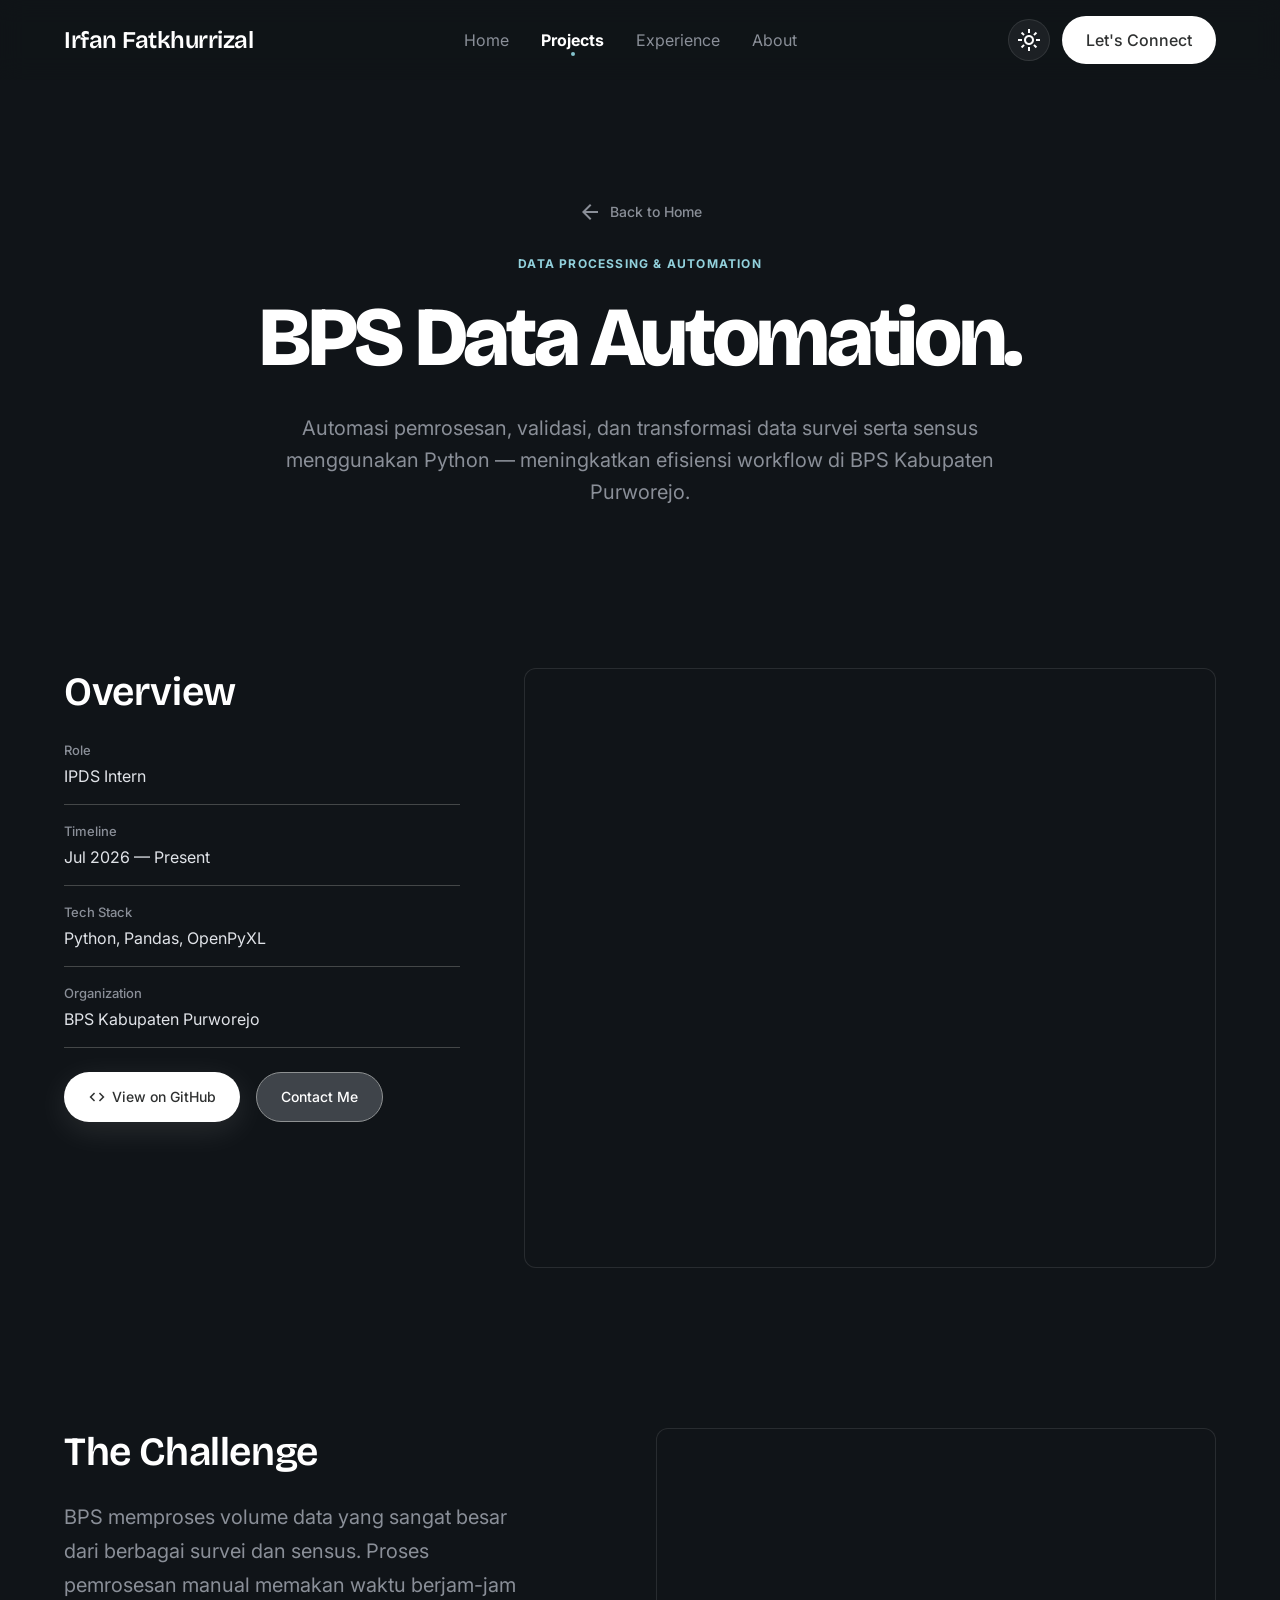
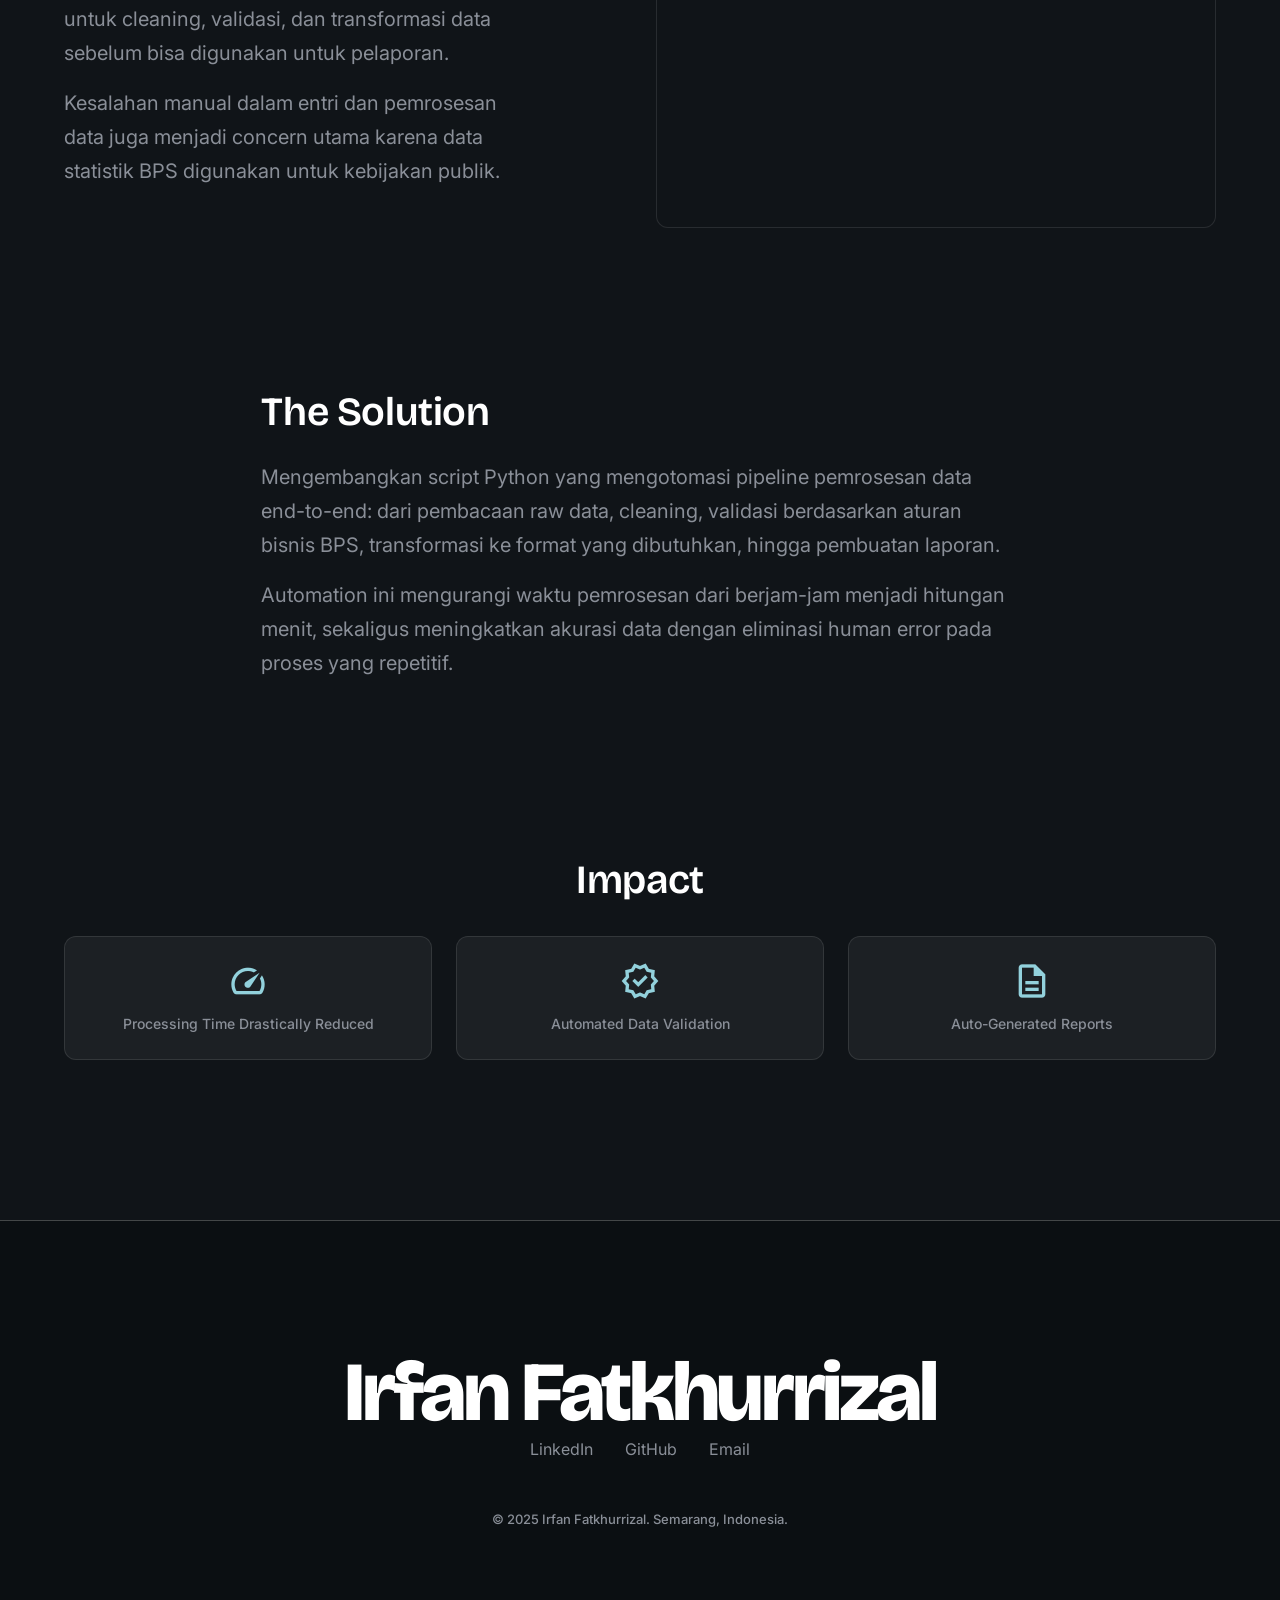
<file: bps.html>
<!DOCTYPE html>
<html lang="en">
<head>
  <meta charset="utf-8"/>
  <meta name="viewport" content="width=device-width, initial-scale=1.0"/>
  <title>BPS Data Automation — Python | Irfan Fatkhurrizal</title>
  <meta name="description" content="Automasi pemrosesan dan pelaporan data statistik menggunakan Python untuk BPS Kabupaten Purworejo."/>
  <link rel="stylesheet" href="index.css"/>
  <link href="https://fonts.googleapis.com/css2?family=Material+Symbols+Outlined:wght,FILL@100..700,0..1&display=swap" rel="stylesheet"/>
</head>
<body>

  <!-- ═══ Navigation ═══ -->
  <nav class="navbar" id="navbar">
    <div class="navbar__inner">
      <a class="navbar__logo" href="index.html">Irfan Fatkhurrizal</a>
      <div class="navbar__links">
        <a class="navbar__link" href="index.html">Home</a>
        <a class="navbar__link active" href="index.html#projects">Projects</a>
        <a class="navbar__link" href="index.html#experience">Experience</a>
        <a class="navbar__link" href="index.html#about">About</a>
      </div>
      <div class="navbar__actions">
        <button class="theme-toggle" id="theme-toggle" aria-label="Toggle theme" title="Toggle theme">
          <span class="material-symbols-outlined theme-toggle__icon">light_mode</span>
        </button>
        <a class="navbar__cta" href="index.html#contact">Let's Connect</a>
        <button class="navbar__mobile-toggle" aria-label="Open menu">
          <span class="material-symbols-outlined">menu</span>
        </button>
      </div>
    </div>
  </nav>

  <div class="mobile-menu" id="mobile-menu">
    <button class="mobile-menu__close" aria-label="Close menu">
      <span class="material-symbols-outlined">close</span>
    </button>
    <a class="mobile-menu__link" href="index.html">Home</a>
    <a class="mobile-menu__link" href="index.html#projects">Projects</a>
    <a class="mobile-menu__link" href="index.html#experience">Experience</a>
    <a class="mobile-menu__link" href="index.html#about">About</a>
    <div style="margin-top: 16px;">
      <button class="theme-toggle" aria-label="Toggle theme" title="Toggle theme">
        <span class="material-symbols-outlined theme-toggle__icon">light_mode</span>
      </button>
    </div>
  </div>

  <main>
    <section class="case-hero container">
      <a class="back-link reveal" href="index.html">
        <span class="material-symbols-outlined">arrow_back</span>
        Back to Home
      </a>
      <span class="case-hero__category text-label-caps reveal">Data Processing &amp; Automation</span>
      <h1 class="case-hero__title text-display-lg-mobile reveal reveal-delay-1">BPS Data Automation.</h1>
      <p class="case-hero__subtitle text-body-lg reveal reveal-delay-2">
        Automasi pemrosesan, validasi, dan transformasi data survei serta sensus menggunakan Python — meningkatkan efisiensi workflow di BPS Kabupaten Purworejo.
      </p>
    </section>

    <section class="case-overview container">
      <div class="case-overview__grid">
        <div class="reveal">
          <h2 class="case-overview__meta-title text-headline-md">Overview</h2>
          <ul class="case-overview__meta-list">
            <li class="case-overview__meta-item">
              <span class="case-overview__meta-label text-mono-label">Role</span>
              <span class="case-overview__meta-value text-body-md">IPDS Intern</span>
            </li>
            <li class="case-overview__meta-item">
              <span class="case-overview__meta-label text-mono-label">Timeline</span>
              <span class="case-overview__meta-value text-body-md">Jul 2026 — Present</span>
            </li>
            <li class="case-overview__meta-item">
              <span class="case-overview__meta-label text-mono-label">Tech Stack</span>
              <span class="case-overview__meta-value text-body-md">Python, Pandas, OpenPyXL</span>
            </li>
            <li class="case-overview__meta-item">
              <span class="case-overview__meta-label text-mono-label">Organization</span>
              <span class="case-overview__meta-value text-body-md">BPS Kabupaten Purworejo</span>
            </li>
          </ul>
          <div style="display: flex; gap: 16px; margin-top: 24px; flex-wrap: wrap;">
            <a class="btn btn--primary" href="https://github.com/farformbath" target="_blank" style="padding: 12px 24px; font-size: 14px;">
              <span class="material-symbols-outlined" style="font-size: 18px; margin-right: 6px;">code</span>
              View on GitHub
            </a>
            <a class="btn btn--outline" href="index.html#contact" style="padding: 12px 24px; font-size: 14px;">
              Contact Me
            </a>
          </div>
        </div>
        <div class="reveal reveal-delay-1">
          <div class="case-overview__hero-image" style="background-image: url('https://lh3.googleusercontent.com/aida-public/[base64]')"></div>
        </div>
      </div>
    </section>

    <section class="case-section container">
      <div class="case-section__grid">
        <div class="case-section__content reveal">
          <h2 class="case-section__title text-headline-md">The Challenge</h2>
          <p class="case-section__text text-body-lg">
            BPS memproses volume data yang sangat besar dari berbagai survei dan sensus. Proses pemrosesan manual memakan waktu berjam-jam untuk cleaning, validasi, dan transformasi data sebelum bisa digunakan untuk pelaporan.
          </p>
          <p class="case-section__text text-body-lg">
            Kesalahan manual dalam entri dan pemrosesan data juga menjadi concern utama karena data statistik BPS digunakan untuk kebijakan publik.
          </p>
        </div>
        <div class="case-section__image reveal reveal-delay-1" style="background-image: url('https://lh3.googleusercontent.com/aida-public/[base64]')">
        </div>
      </div>
    </section>

    <section class="case-section container">
      <div class="case-section__grid">
        <div class="case-section__content case-section__content--offset reveal">
          <h2 class="case-section__title text-headline-md">The Solution</h2>
          <p class="case-section__text text-body-lg">
            Mengembangkan script Python yang mengotomasi pipeline pemrosesan data end-to-end: dari pembacaan raw data, cleaning, validasi berdasarkan aturan bisnis BPS, transformasi ke format yang dibutuhkan, hingga pembuatan laporan.
          </p>
          <p class="case-section__text text-body-lg">
            Automation ini mengurangi waktu pemrosesan dari berjam-jam menjadi hitungan menit, sekaligus meningkatkan akurasi data dengan eliminasi human error pada proses yang repetitif.
          </p>
        </div>
      </div>
    </section>

    <section class="case-section container">
      <div class="reveal">
        <h2 class="case-section__title text-headline-md" style="text-align: center;">Impact</h2>
        <div class="metrics">
          <div class="metric">
            <span class="metric__value" style="font-size: 32px;">
              <span class="material-symbols-outlined" style="font-size: 40px; color: var(--secondary);">speed</span>
            </span>
            <span class="metric__label text-mono-label">Processing Time Drastically Reduced</span>
          </div>
          <div class="metric">
            <span class="metric__value" style="font-size: 32px;">
              <span class="material-symbols-outlined" style="font-size: 40px; color: var(--secondary);">verified</span>
            </span>
            <span class="metric__label text-mono-label">Automated Data Validation</span>
          </div>
          <div class="metric">
            <span class="metric__value" style="font-size: 32px;">
              <span class="material-symbols-outlined" style="font-size: 40px; color: var(--secondary);">description</span>
            </span>
            <span class="metric__label text-mono-label">Auto-Generated Reports</span>
          </div>
        </div>
      </div>
    </section>

  </main>

  <footer class="footer">
    <div class="footer__inner">
      <div class="footer__brand">Irfan Fatkhurrizal</div>
      <div class="footer__social">
        <a class="footer__social-link" href="https://www.linkedin.com/in/irfan-fatkhurrizal-444149339/" target="_blank">LinkedIn</a>
        <a class="footer__social-link" href="https://github.com/farformbath" target="_blank">GitHub</a>
        <a class="footer__social-link" href="mailto:irfaannnnr@gmail.com">Email</a>
      </div>
      <div class="footer__copyright text-mono-label">© 2025 Irfan Fatkhurrizal. Semarang, Indonesia.</div>
    </div>
  </footer>

  <script src="main.js"></script>
</body>
</html>
</file>
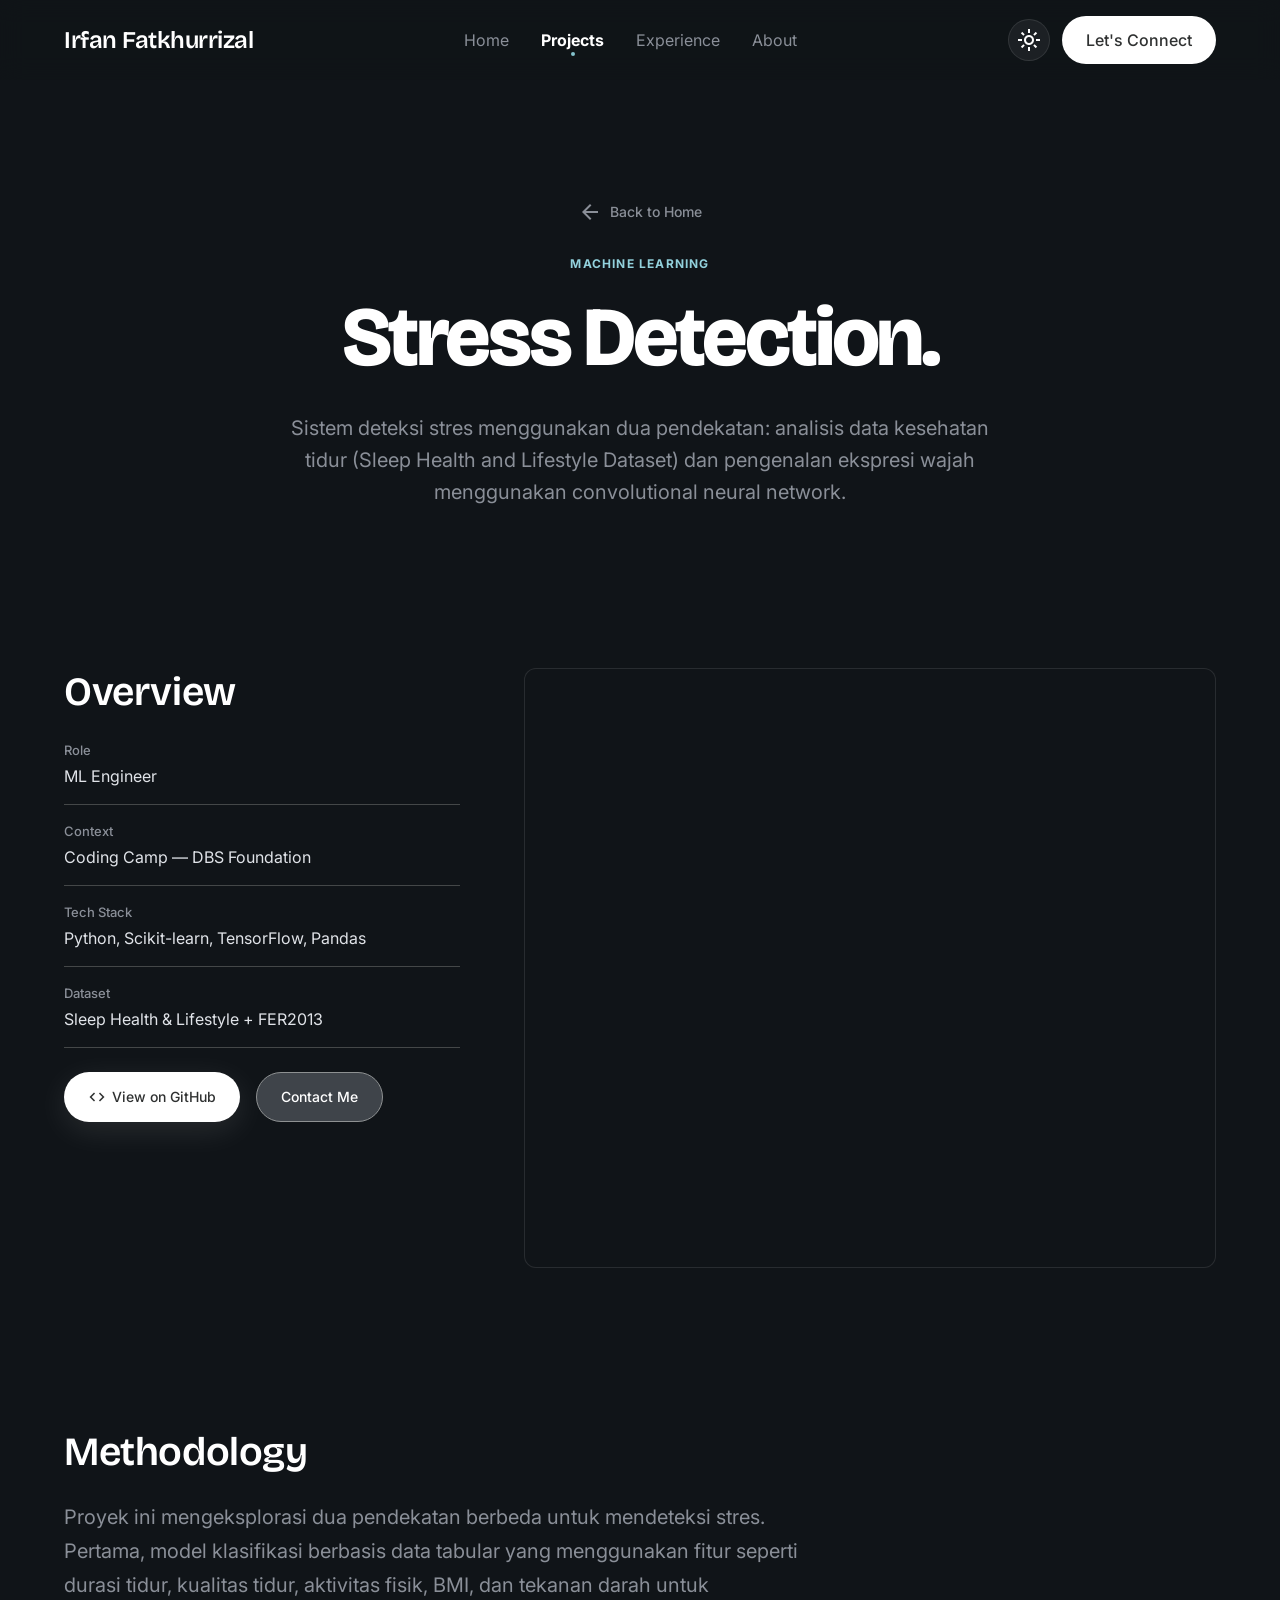
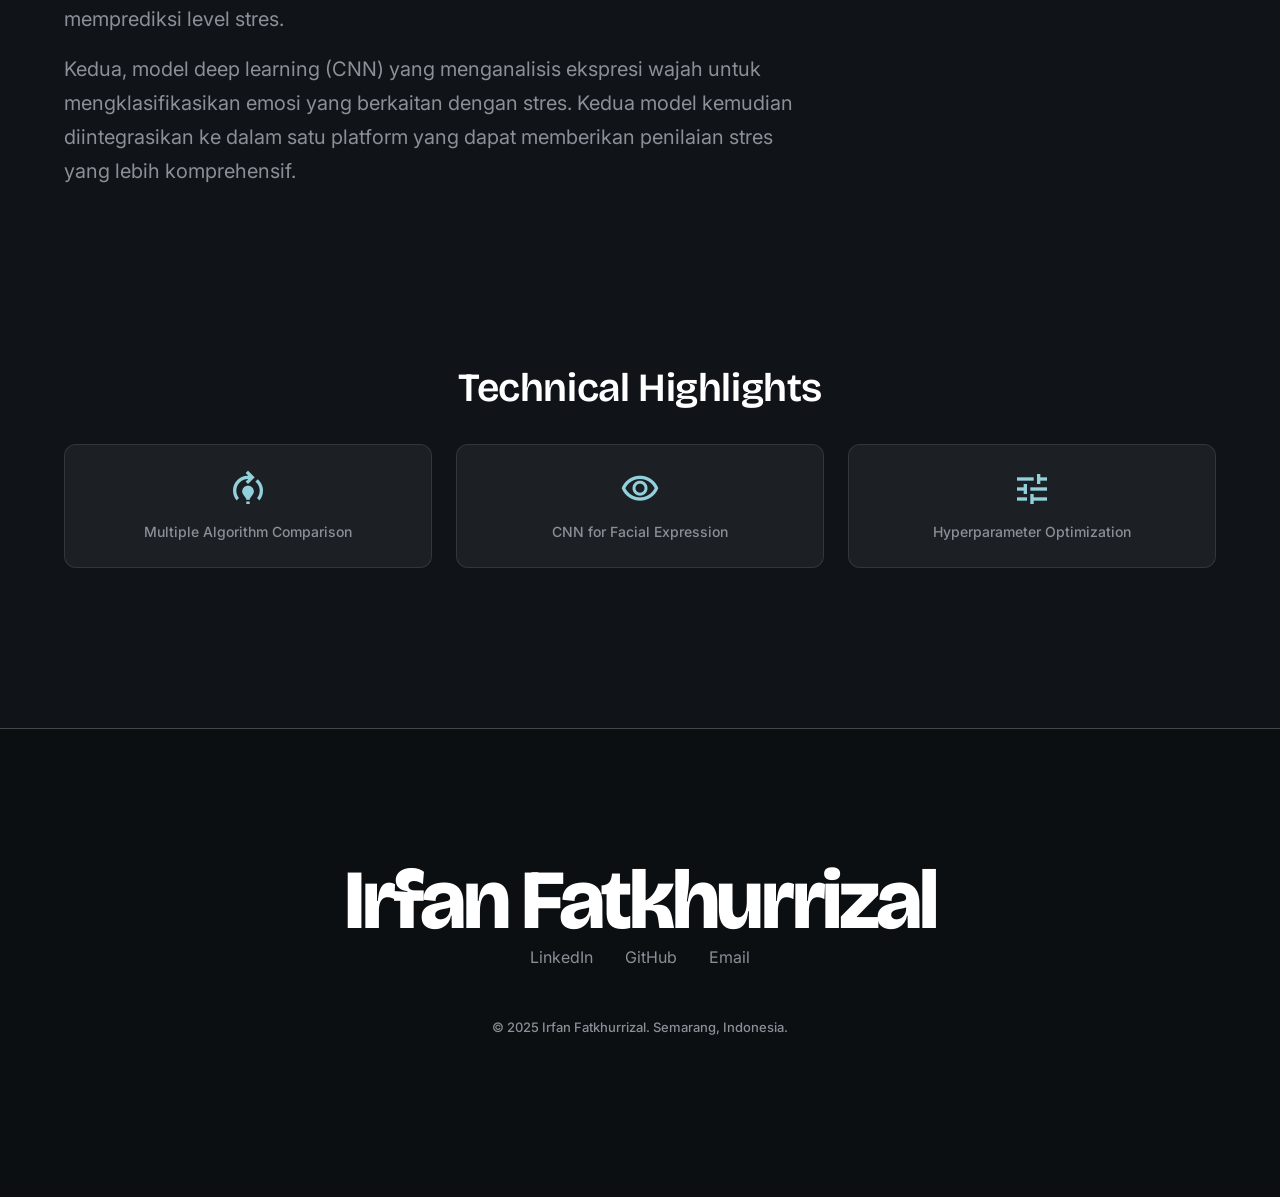
<file: datascience.html>
<!DOCTYPE html>
<html lang="en">
<head>
  <meta charset="utf-8"/>
  <meta name="viewport" content="width=device-width, initial-scale=1.0"/>
  <title>Stress Detection System — Machine Learning | Irfan Fatkhurrizal</title>
  <meta name="description" content="Stress Detection System menggunakan data kesehatan tidur dan pengenalan ekspresi wajah dengan machine learning."/>
  <link rel="stylesheet" href="index.css"/>
  <link href="https://fonts.googleapis.com/css2?family=Material+Symbols+Outlined:wght,FILL@100..700,0..1&display=swap" rel="stylesheet"/>
</head>
<body>

  <!-- ═══ Navigation ═══ -->
  <nav class="navbar" id="navbar">
    <div class="navbar__inner">
      <a class="navbar__logo" href="index.html">Irfan Fatkhurrizal</a>
      <div class="navbar__links">
        <a class="navbar__link" href="index.html">Home</a>
        <a class="navbar__link active" href="index.html#projects">Projects</a>
        <a class="navbar__link" href="index.html#experience">Experience</a>
        <a class="navbar__link" href="index.html#about">About</a>
      </div>
      <div class="navbar__actions">
        <button class="theme-toggle" id="theme-toggle" aria-label="Toggle theme" title="Toggle theme">
          <span class="material-symbols-outlined theme-toggle__icon">light_mode</span>
        </button>
        <a class="navbar__cta" href="index.html#contact">Let's Connect</a>
        <button class="navbar__mobile-toggle" aria-label="Open menu">
          <span class="material-symbols-outlined">menu</span>
        </button>
      </div>
    </div>
  </nav>

  <div class="mobile-menu" id="mobile-menu">
    <button class="mobile-menu__close" aria-label="Close menu">
      <span class="material-symbols-outlined">close</span>
    </button>
    <a class="mobile-menu__link" href="index.html">Home</a>
    <a class="mobile-menu__link" href="index.html#projects">Projects</a>
    <a class="mobile-menu__link" href="index.html#experience">Experience</a>
    <a class="mobile-menu__link" href="index.html#about">About</a>
    <div style="margin-top: 16px;">
      <button class="theme-toggle" aria-label="Toggle theme" title="Toggle theme">
        <span class="material-symbols-outlined theme-toggle__icon">light_mode</span>
      </button>
    </div>
  </div>

  <main>
    <section class="case-hero container">
      <a class="back-link reveal" href="index.html">
        <span class="material-symbols-outlined">arrow_back</span>
        Back to Home
      </a>
      <span class="case-hero__category text-label-caps reveal">Machine Learning</span>
      <h1 class="case-hero__title text-display-lg-mobile reveal reveal-delay-1">Stress Detection.</h1>
      <p class="case-hero__subtitle text-body-lg reveal reveal-delay-2">
        Sistem deteksi stres menggunakan dua pendekatan: analisis data kesehatan tidur (Sleep Health and Lifestyle Dataset) dan pengenalan ekspresi wajah menggunakan convolutional neural network.
      </p>
    </section>

    <section class="case-overview container">
      <div class="case-overview__grid">
        <div class="reveal">
          <h2 class="case-overview__meta-title text-headline-md">Overview</h2>
          <ul class="case-overview__meta-list">
            <li class="case-overview__meta-item">
              <span class="case-overview__meta-label text-mono-label">Role</span>
              <span class="case-overview__meta-value text-body-md">ML Engineer</span>
            </li>
            <li class="case-overview__meta-item">
              <span class="case-overview__meta-label text-mono-label">Context</span>
              <span class="case-overview__meta-value text-body-md">Coding Camp — DBS Foundation</span>
            </li>
            <li class="case-overview__meta-item">
              <span class="case-overview__meta-label text-mono-label">Tech Stack</span>
              <span class="case-overview__meta-value text-body-md">Python, Scikit-learn, TensorFlow, Pandas</span>
            </li>
            <li class="case-overview__meta-item">
              <span class="case-overview__meta-label text-mono-label">Dataset</span>
              <span class="case-overview__meta-value text-body-md">Sleep Health &amp; Lifestyle + FER2013</span>
            </li>
          </ul>
          <div style="display: flex; gap: 16px; margin-top: 24px; flex-wrap: wrap;">
            <a class="btn btn--primary" href="https://github.com/farformbath" target="_blank" style="padding: 12px 24px; font-size: 14px;">
              <span class="material-symbols-outlined" style="font-size: 18px; margin-right: 6px;">code</span>
              View on GitHub
            </a>
            <a class="btn btn--outline" href="index.html#contact" style="padding: 12px 24px; font-size: 14px;">
              Contact Me
            </a>
          </div>
        </div>
        <div class="reveal reveal-delay-1">
          <div class="case-overview__hero-image" style="background-image: url('https://lh3.googleusercontent.com/aida-public/[base64]')"></div>
        </div>
      </div>
    </section>

    <section class="case-section container">
      <div class="case-section__grid">
        <div class="case-section__content case-section__content--wide reveal">
          <h2 class="case-section__title text-headline-md">Methodology</h2>
          <p class="case-section__text text-body-lg">
            Proyek ini mengeksplorasi dua pendekatan berbeda untuk mendeteksi stres. Pertama, model klasifikasi berbasis data tabular yang menggunakan fitur seperti durasi tidur, kualitas tidur, aktivitas fisik, BMI, dan tekanan darah untuk memprediksi level stres.
          </p>
          <p class="case-section__text text-body-lg">
            Kedua, model deep learning (CNN) yang menganalisis ekspresi wajah untuk mengklasifikasikan emosi yang berkaitan dengan stres. Kedua model kemudian diintegrasikan ke dalam satu platform yang dapat memberikan penilaian stres yang lebih komprehensif.
          </p>
        </div>
      </div>
    </section>

    <section class="case-section container">
      <div class="reveal">
        <h2 class="case-section__title text-headline-md" style="text-align: center;">Technical Highlights</h2>
        <div class="metrics">
          <div class="metric">
            <span class="metric__value" style="font-size: 32px;">
              <span class="material-symbols-outlined" style="font-size: 40px; color: var(--secondary);">model_training</span>
            </span>
            <span class="metric__label text-mono-label">Multiple Algorithm Comparison</span>
          </div>
          <div class="metric">
            <span class="metric__value" style="font-size: 32px;">
              <span class="material-symbols-outlined" style="font-size: 40px; color: var(--secondary);">visibility</span>
            </span>
            <span class="metric__label text-mono-label">CNN for Facial Expression</span>
          </div>
          <div class="metric">
            <span class="metric__value" style="font-size: 32px;">
              <span class="material-symbols-outlined" style="font-size: 40px; color: var(--secondary);">tune</span>
            </span>
            <span class="metric__label text-mono-label">Hyperparameter Optimization</span>
          </div>
        </div>
      </div>
    </section>

  </main>

  <footer class="footer">
    <div class="footer__inner">
      <div class="footer__brand">Irfan Fatkhurrizal</div>
      <div class="footer__social">
        <a class="footer__social-link" href="https://www.linkedin.com/in/irfan-fatkhurrizal-444149339/" target="_blank">LinkedIn</a>
        <a class="footer__social-link" href="https://github.com/farformbath" target="_blank">GitHub</a>
        <a class="footer__social-link" href="mailto:irfaannnnr@gmail.com">Email</a>
      </div>
      <div class="footer__copyright text-mono-label">© 2025 Irfan Fatkhurrizal. Semarang, Indonesia.</div>
    </div>
  </footer>

  <script src="main.js"></script>
</body>
</html>
</file>
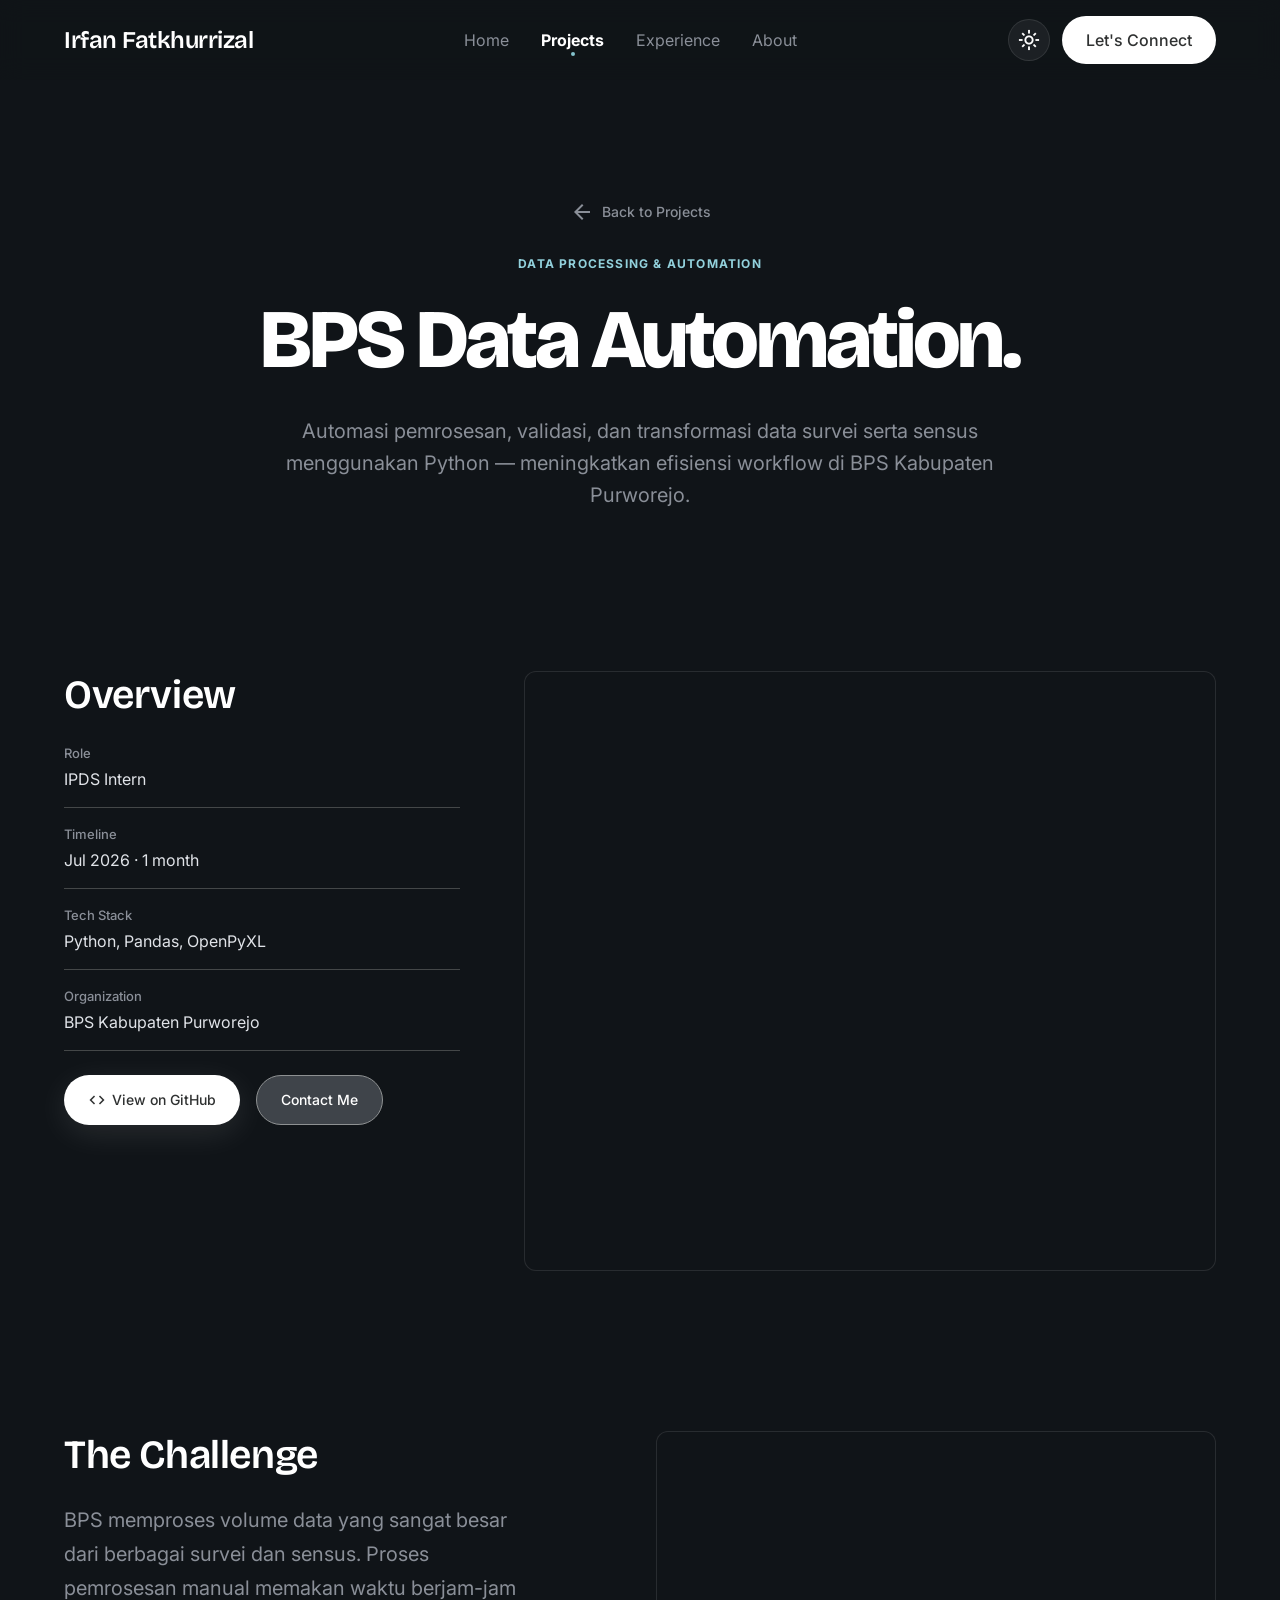
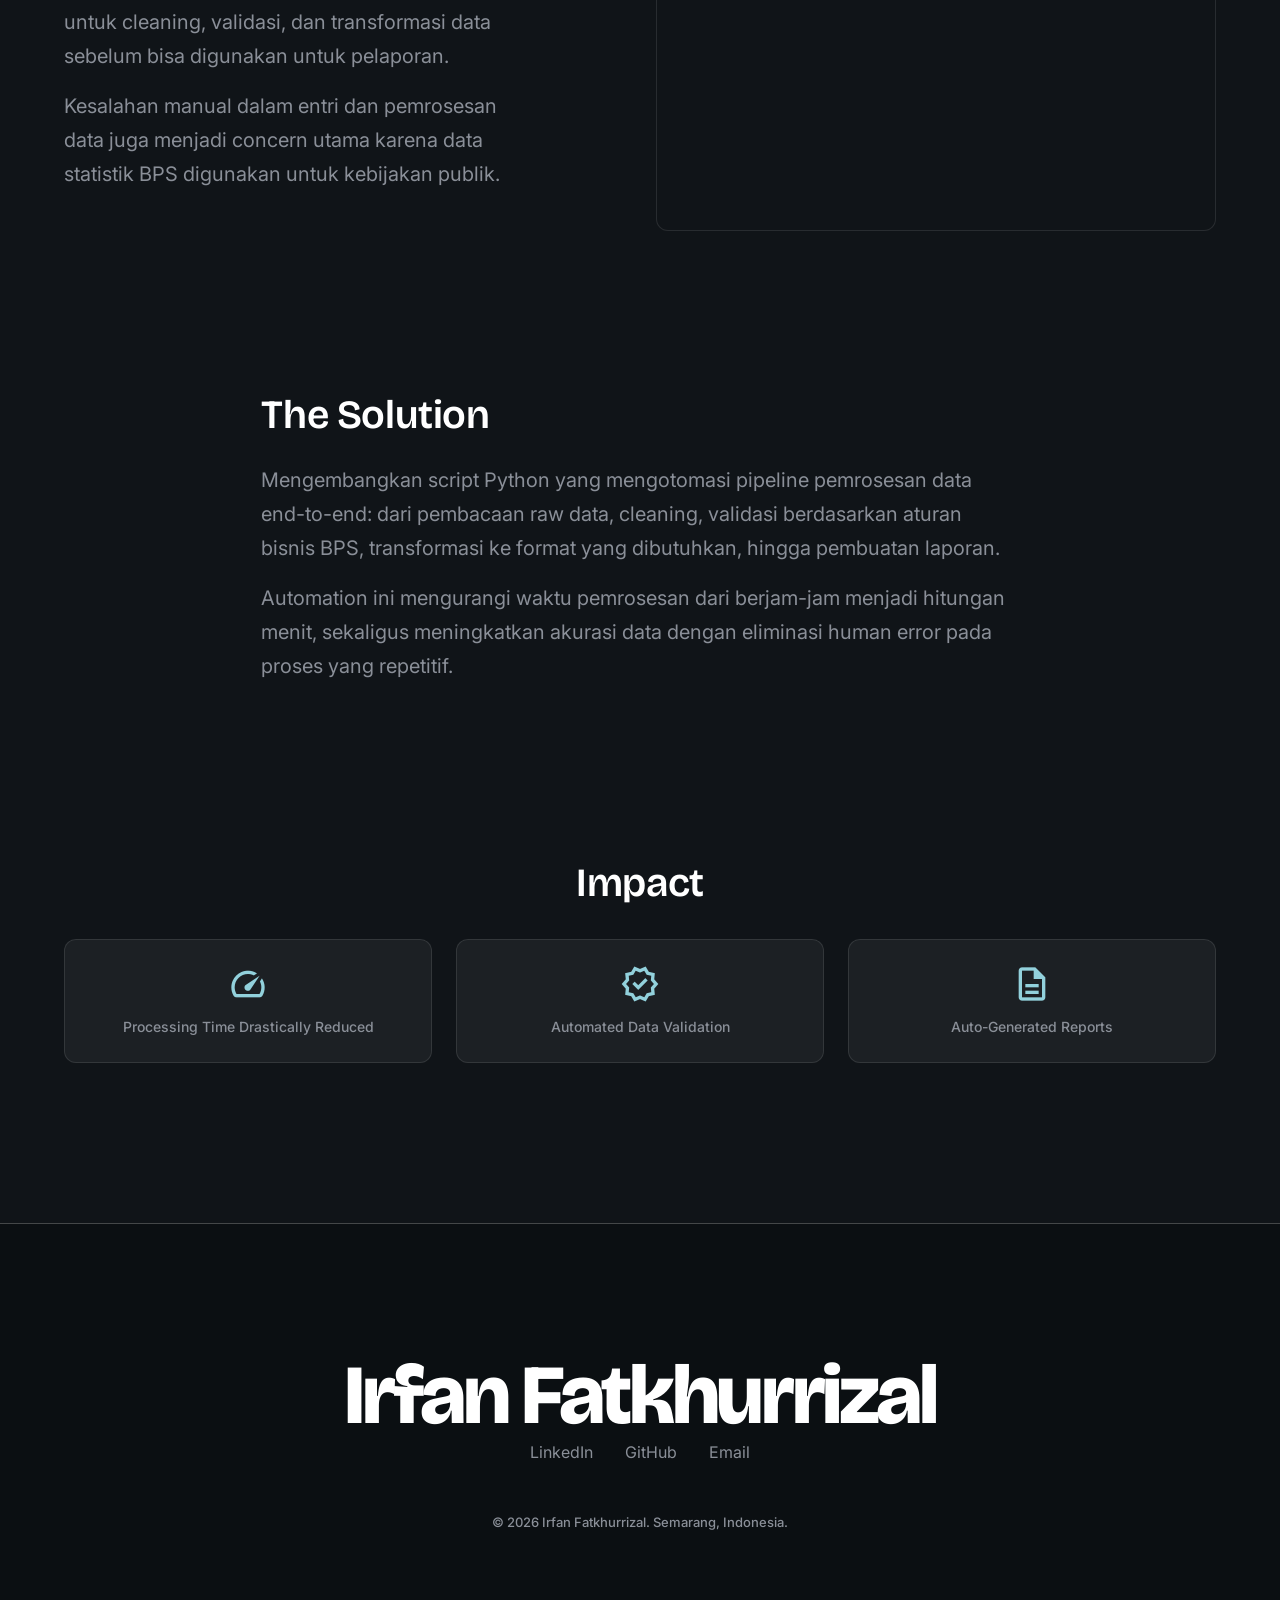
<file: project-bps-automation.html>
<!DOCTYPE html>
<html lang="en">
<head>
  <meta charset="utf-8"/>
  <meta name="viewport" content="width=device-width, initial-scale=1.0"/>
  <title>BPS Data Automation — Python | Irfan Fatkhurrizal</title>
  <meta name="description" content="Automasi pemrosesan dan pelaporan data statistik menggunakan Python untuk BPS Kabupaten Purworejo."/>
  <link rel="icon" type="image/jpeg" href="favicon.jpg"/>
  
  <!-- Preconnect & Parallel Font Loading -->
  <link rel="preconnect" href="https://fonts.googleapis.com"/>
  <link rel="preconnect" href="https://fonts.gstatic.com" crossorigin/>
  <link href="https://fonts.googleapis.com/css2?family=Bricolage+Grotesque:opsz,wght@12..96,200..800&family=Inter:wght@300;400;500;600;700&display=swap" rel="stylesheet"/>
  <link href="https://fonts.googleapis.com/css2?family=Material+Symbols+Outlined:wght,FILL@100..700,0..1&display=swap" rel="stylesheet"/>

  <!-- Open Graph & Social Preview -->
  <meta property="og:type" content="article"/>
  <meta property="og:title" content="BPS Data Automation — Python | Irfan Fatkhurrizal"/>
  <meta property="og:description" content="Automated statistical data processing and reporting using Python for BPS Kabupaten Purworejo."/>
  <meta property="og:image" content="profile.jpg"/>

  <!-- Twitter Card -->
  <meta name="twitter:card" content="summary_large_image"/>
  <meta name="twitter:title" content="BPS Data Automation — Python | Irfan Fatkhurrizal"/>
  <meta name="twitter:description" content="Automated statistical data processing and reporting using Python for BPS Kabupaten Purworejo."/>
  <meta name="twitter:image" content="profile.jpg"/>

  <link rel="stylesheet" href="style.css"/>
</head>
<body>

  <!-- Navigation -->
  <nav class="navbar" id="navbar">
    <div class="navbar__inner">
      <a class="navbar__logo" href="index.html">Irfan Fatkhurrizal</a>
      <div class="navbar__links">
        <a class="navbar__link" href="index.html">Home</a>
        <a class="navbar__link active" href="index.html#projects">Projects</a>
        <a class="navbar__link" href="index.html#experience">Experience</a>
        <a class="navbar__link" href="index.html#about">About</a>
      </div>
      <div class="navbar__actions">
        <button class="theme-toggle" id="theme-toggle" aria-label="Toggle theme" title="Toggle theme">
          <span class="material-symbols-outlined theme-toggle__icon">light_mode</span>
        </button>
        <a class="navbar__cta" href="index.html#contact">Let's Connect</a>
        <button class="navbar__mobile-toggle" aria-label="Open menu">
          <span class="material-symbols-outlined">menu</span>
        </button>
      </div>
    </div>
  </nav>

  <div class="mobile-menu" id="mobile-menu">
    <button class="mobile-menu__close" aria-label="Close menu">
      <span class="material-symbols-outlined">close</span>
    </button>
    <a class="mobile-menu__link" href="index.html">Home</a>
    <a class="mobile-menu__link" href="index.html#projects">Projects</a>
    <a class="mobile-menu__link" href="index.html#experience">Experience</a>
    <a class="mobile-menu__link" href="index.html#about">About</a>
    <div style="margin-top: 16px;">
      <button class="theme-toggle" aria-label="Toggle theme" title="Toggle theme">
        <span class="material-symbols-outlined theme-toggle__icon">light_mode</span>
      </button>
    </div>
  </div>

  <main>
    <section class="case-hero container">
      <a class="back-link reveal" href="index.html#projects">
        <span class="material-symbols-outlined">arrow_back</span>
        Back to Projects
      </a>
      <span class="case-hero__category text-label-caps reveal">Data Processing &amp; Automation</span>
      <h1 class="case-hero__title text-display-lg-mobile reveal reveal-delay-1">BPS Data Automation.</h1>
      <p class="case-hero__subtitle text-body-lg reveal reveal-delay-2">
        Automasi pemrosesan, validasi, dan transformasi data survei serta sensus menggunakan Python — meningkatkan efisiensi workflow di BPS Kabupaten Purworejo.
      </p>
    </section>

    <section class="case-overview container">
      <div class="case-overview__grid">
        <div class="reveal">
          <h2 class="case-overview__meta-title text-headline-md">Overview</h2>
          <ul class="case-overview__meta-list">
            <li class="case-overview__meta-item">
              <span class="case-overview__meta-label text-mono-label">Role</span>
              <span class="case-overview__meta-value text-body-md">IPDS Intern</span>
            </li>
            <li class="case-overview__meta-item">
              <span class="case-overview__meta-label text-mono-label">Timeline</span>
              <span class="case-overview__meta-value text-body-md">Jul 2026 · 1 month</span>
            </li>
            <li class="case-overview__meta-item">
              <span class="case-overview__meta-label text-mono-label">Tech Stack</span>
              <span class="case-overview__meta-value text-body-md">Python, Pandas, OpenPyXL</span>
            </li>
            <li class="case-overview__meta-item">
              <span class="case-overview__meta-label text-mono-label">Organization</span>
              <span class="case-overview__meta-value text-body-md">BPS Kabupaten Purworejo</span>
            </li>
          </ul>
          <div style="display: flex; gap: 16px; margin-top: 24px; flex-wrap: wrap;">
            <a class="btn btn--primary" href="https://github.com/farformbath" target="_blank" rel="noopener noreferrer" style="padding: 12px 24px; font-size: 14px;">
              <span class="material-symbols-outlined" style="font-size: 18px; margin-right: 6px;">code</span>
              View on GitHub
            </a>
            <a class="btn btn--outline" href="index.html#contact" style="padding: 12px 24px; font-size: 14px;">
              Contact Me
            </a>
          </div>
        </div>
        <div class="reveal reveal-delay-1">
          <div class="case-overview__hero-image" style="background-image: url('https://lh3.googleusercontent.com/aida-public/[base64]')"></div>
        </div>
      </div>
    </section>

    <section class="case-section container">
      <div class="case-section__grid">
        <div class="case-section__content reveal">
          <h2 class="case-section__title text-headline-md">The Challenge</h2>
          <p class="case-section__text text-body-lg">
            BPS memproses volume data yang sangat besar dari berbagai survei dan sensus. Proses pemrosesan manual memakan waktu berjam-jam untuk cleaning, validasi, dan transformasi data sebelum bisa digunakan untuk pelaporan.
          </p>
          <p class="case-section__text text-body-lg">
            Kesalahan manual dalam entri dan pemrosesan data juga menjadi concern utama karena data statistik BPS digunakan untuk kebijakan publik.
          </p>
        </div>
        <div class="case-section__image reveal reveal-delay-1" style="background-image: url('https://lh3.googleusercontent.com/aida-public/[base64]')">
        </div>
      </div>
    </section>

    <section class="case-section container">
      <div class="case-section__grid">
        <div class="case-section__content case-section__content--offset reveal">
          <h2 class="case-section__title text-headline-md">The Solution</h2>
          <p class="case-section__text text-body-lg">
            Mengembangkan script Python yang mengotomasi pipeline pemrosesan data end-to-end: dari pembacaan raw data, cleaning, validasi berdasarkan aturan bisnis BPS, transformasi ke format yang dibutuhkan, hingga pembuatan laporan.
          </p>
          <p class="case-section__text text-body-lg">
            Automation ini mengurangi waktu pemrosesan dari berjam-jam menjadi hitungan menit, sekaligus meningkatkan akurasi data dengan eliminasi human error pada proses yang repetitif.
          </p>
        </div>
      </div>
    </section>

    <section class="case-section container">
      <div class="reveal">
        <h2 class="case-section__title text-headline-md" style="text-align: center;">Impact</h2>
        <div class="metrics">
          <div class="metric">
            <span class="metric__value" style="font-size: 32px;">
              <span class="material-symbols-outlined" style="font-size: 40px; color: var(--secondary);">speed</span>
            </span>
            <span class="metric__label text-mono-label">Processing Time Drastically Reduced</span>
          </div>
          <div class="metric">
            <span class="metric__value" style="font-size: 32px;">
              <span class="material-symbols-outlined" style="font-size: 40px; color: var(--secondary);">verified</span>
            </span>
            <span class="metric__label text-mono-label">Automated Data Validation</span>
          </div>
          <div class="metric">
            <span class="metric__value" style="font-size: 32px;">
              <span class="material-symbols-outlined" style="font-size: 40px; color: var(--secondary);">description</span>
            </span>
            <span class="metric__label text-mono-label">Auto-Generated Reports</span>
          </div>
        </div>
      </div>
    </section>

  </main>

  <footer class="footer">
    <div class="footer__inner">
      <div class="footer__brand">Irfan Fatkhurrizal</div>
      <div class="footer__social">
        <a class="footer__social-link" href="https://www.linkedin.com/in/irfan-fatkhurrizal-444149339/" target="_blank" rel="noopener noreferrer">LinkedIn</a>
        <a class="footer__social-link" href="https://github.com/farformbath" target="_blank" rel="noopener noreferrer">GitHub</a>
        <a class="footer__social-link" href="mailto:irfaannnnr@gmail.com">Email</a>
      </div>
      <div class="footer__copyright text-mono-label">© 2026 Irfan Fatkhurrizal. Semarang, Indonesia.</div>
    </div>
  </footer>

  <script src="main.js"></script>
</body>
</html>
</file>
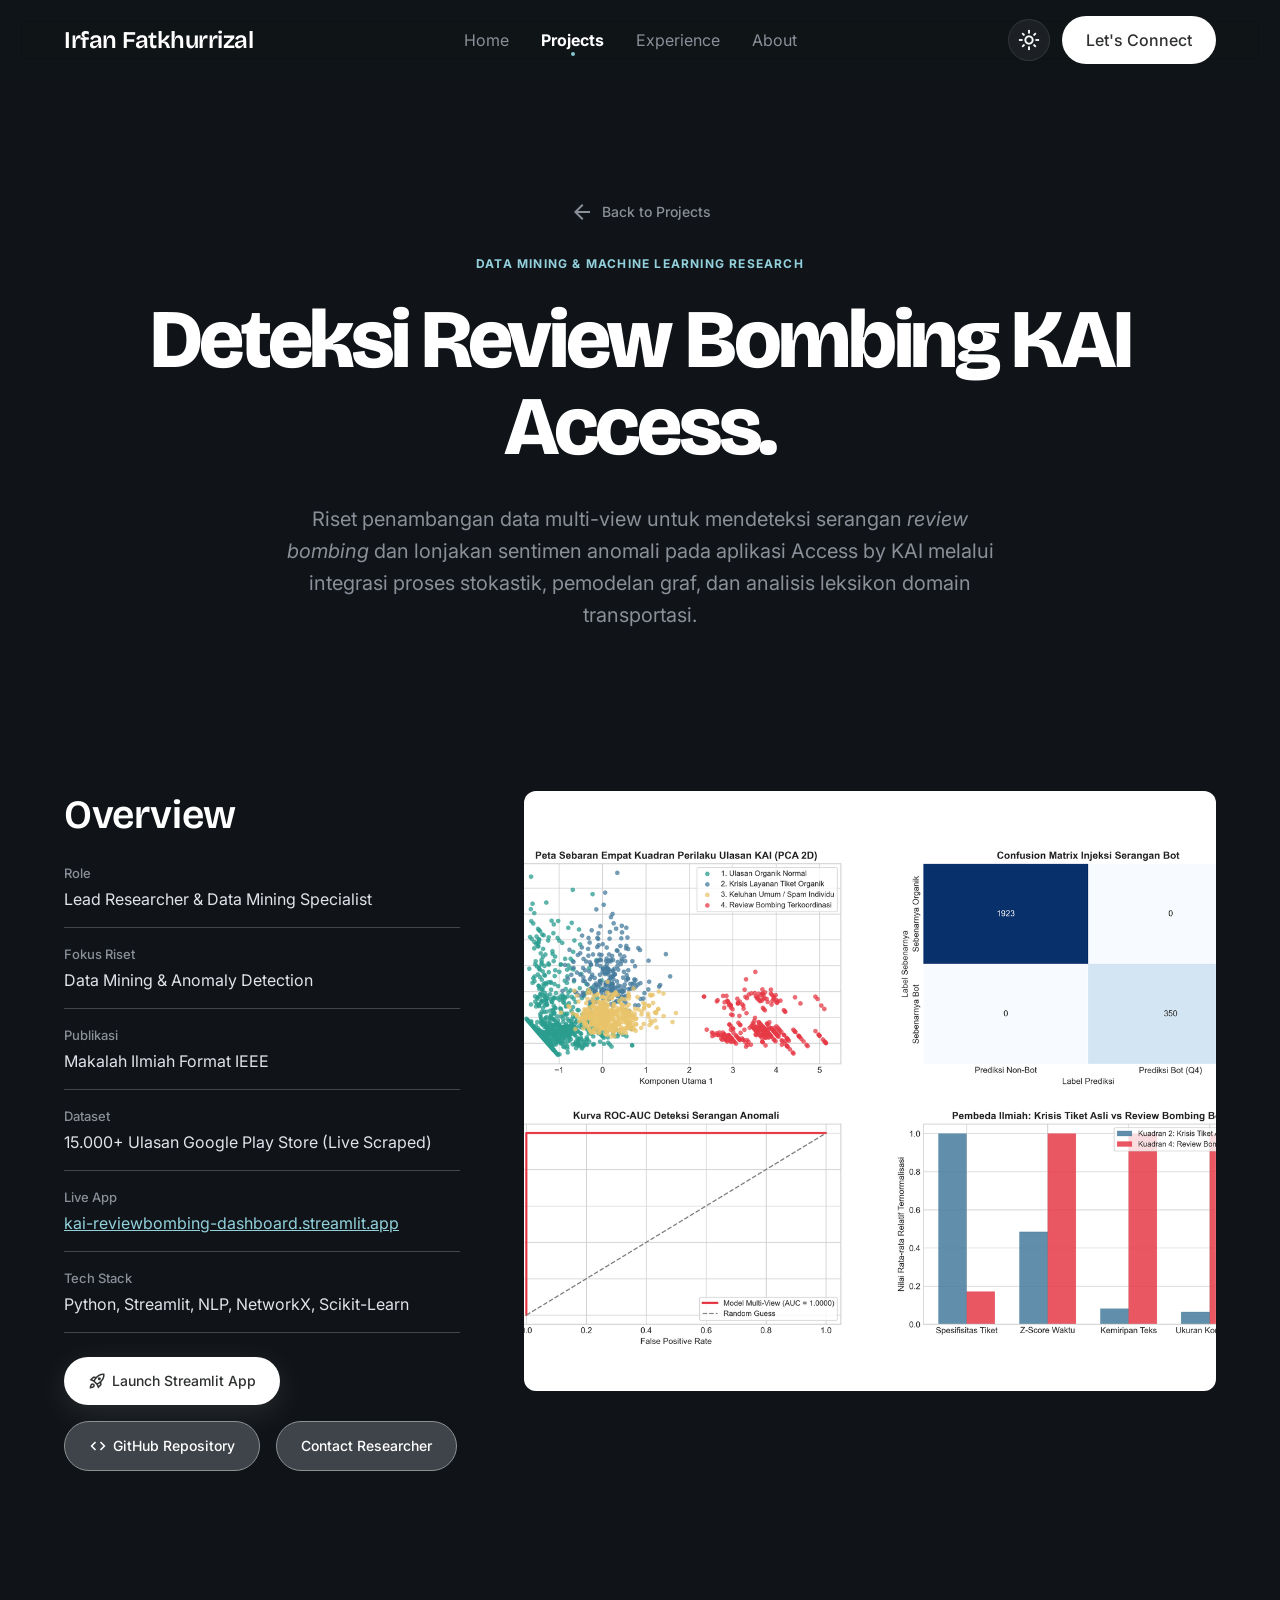
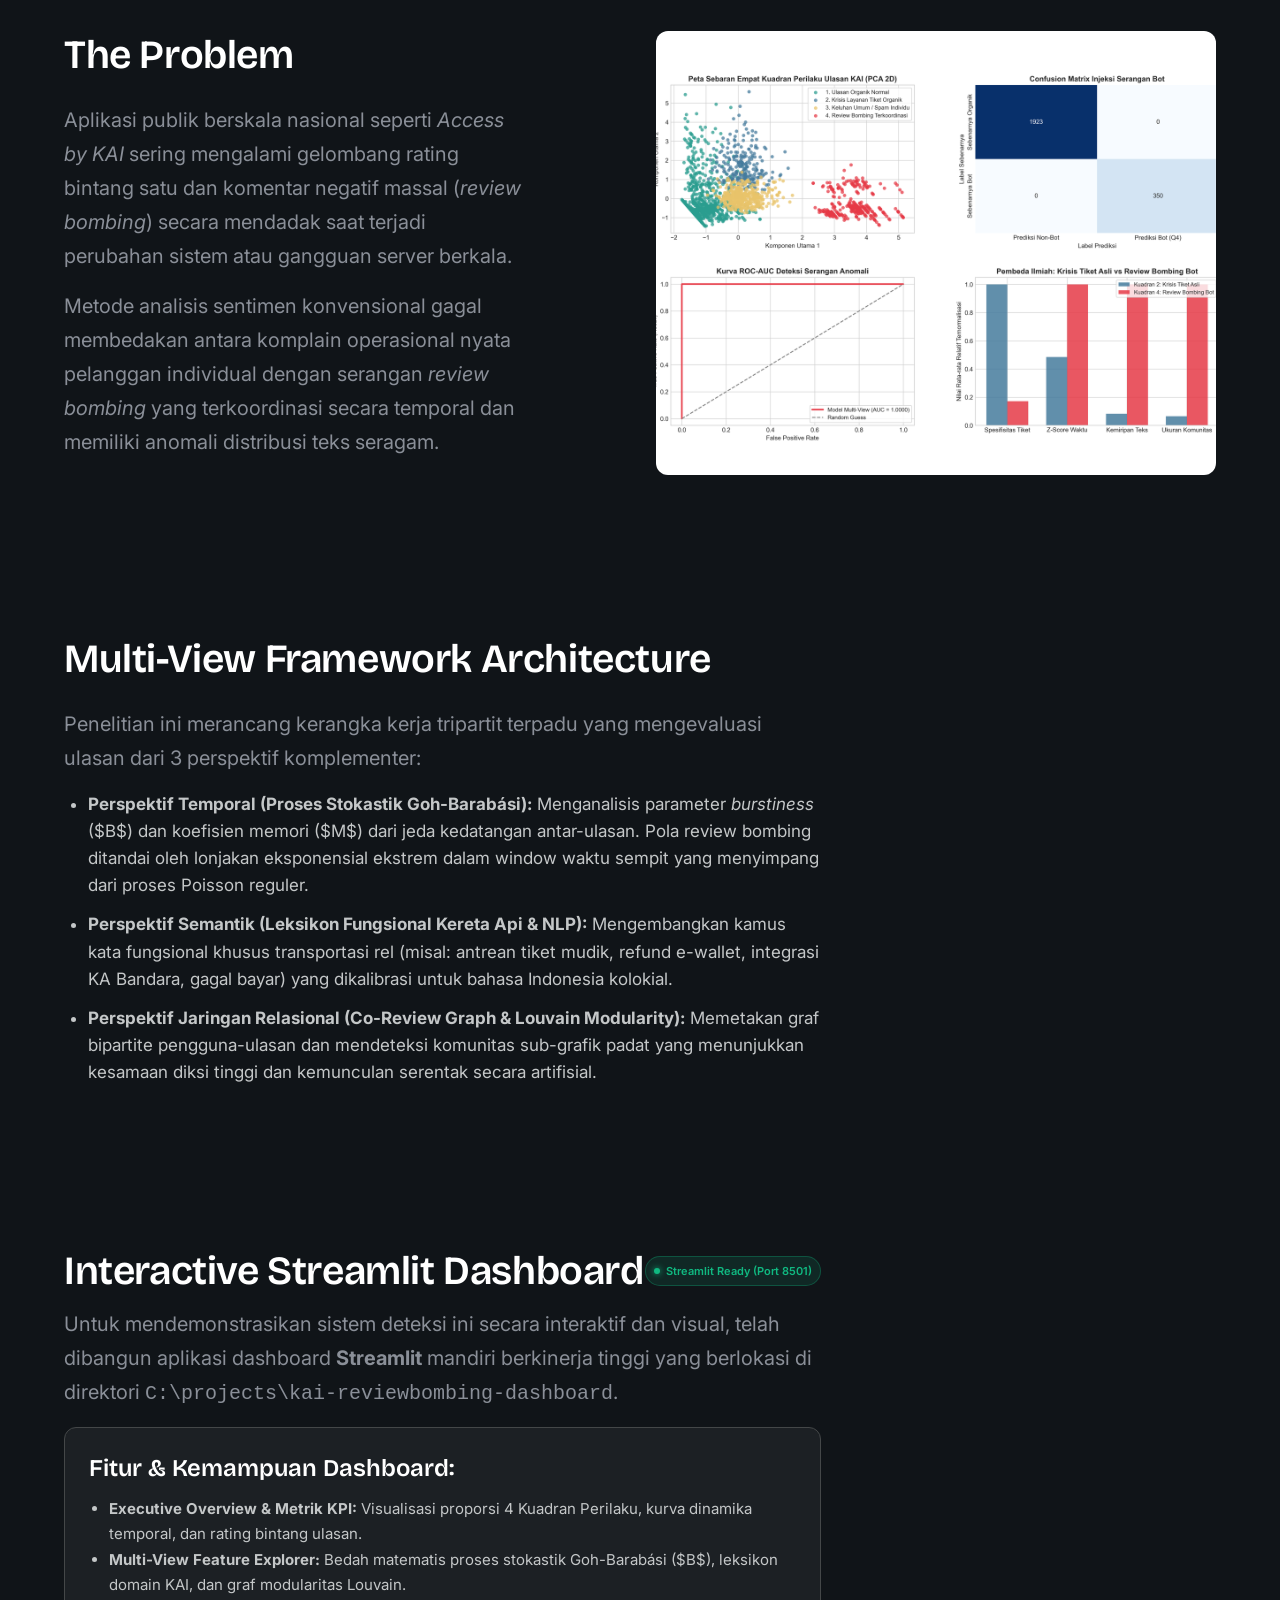
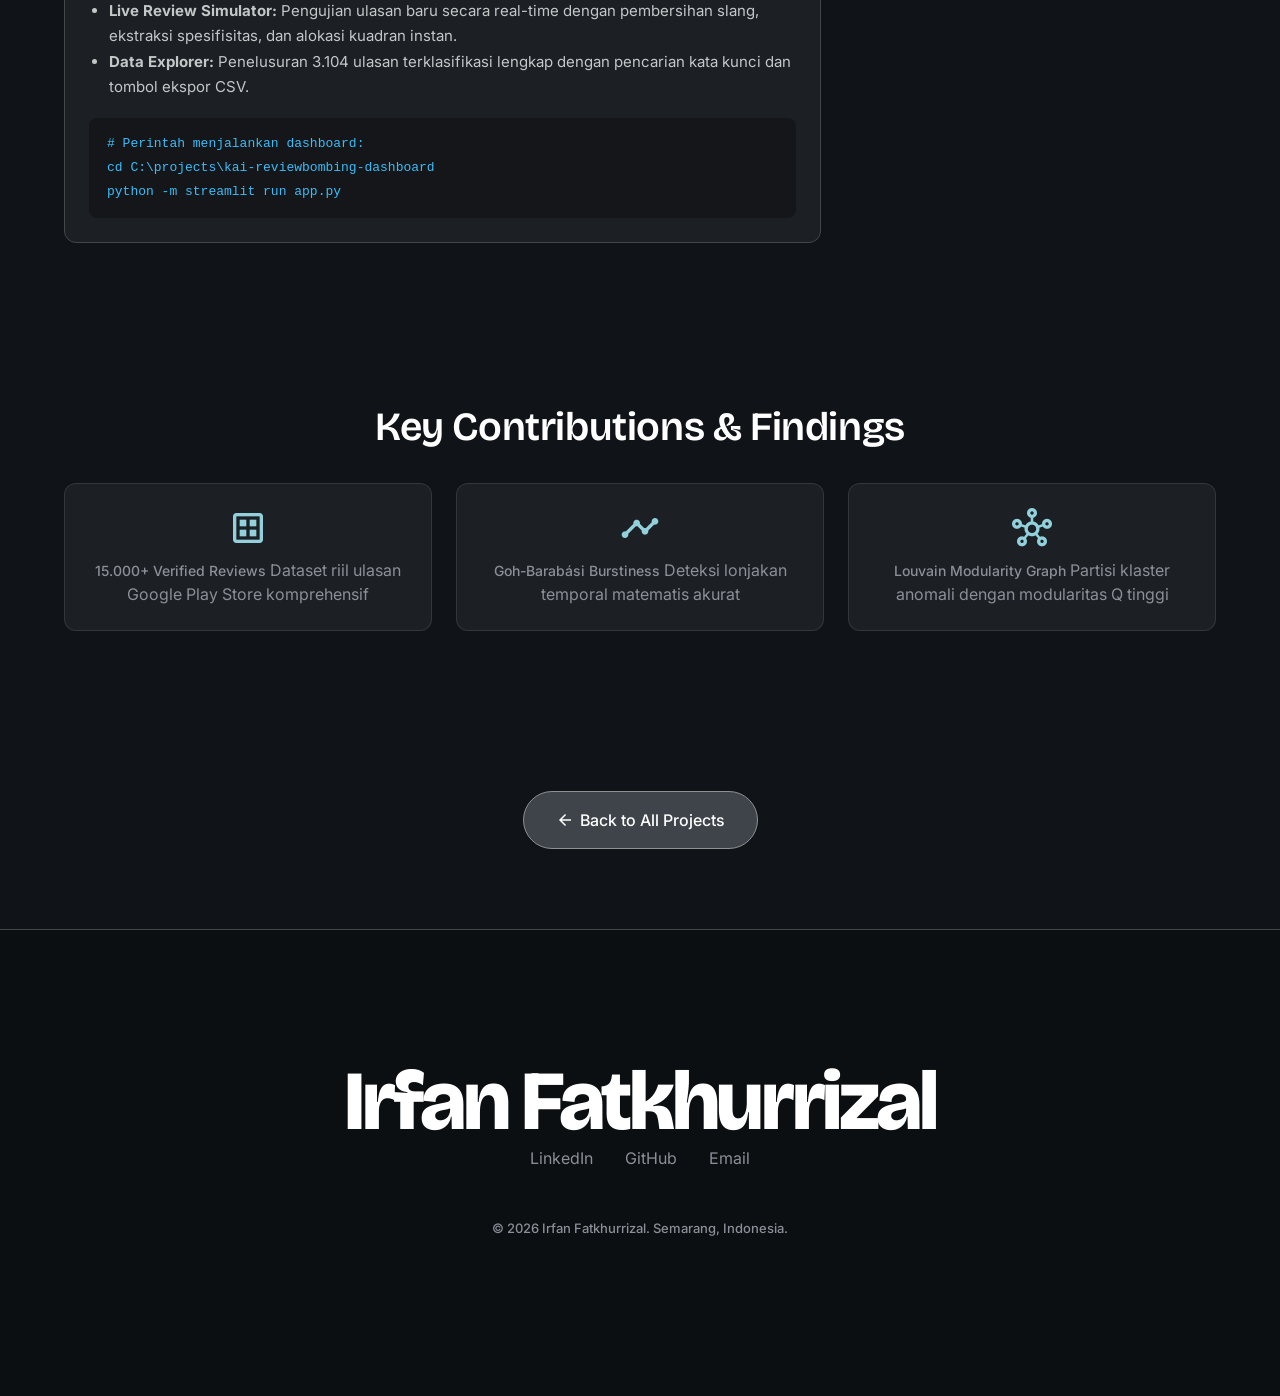
<file: project-kai-reviewbombing.html>
<!DOCTYPE html>
<html lang="en">
<head>
  <meta charset="utf-8"/>
  <meta name="viewport" content="width=device-width, initial-scale=1.0"/>
  <title>Deteksi Review Bombing KAI Access | Irfan Fatkhurrizal</title>
  <meta name="description" content="Deteksi Review Bombing dan Anomali Multi-View pada Ulasan Layanan Transportasi Publik KAI Access — Riset Data Mining & Machine Learning."/>
  <link rel="icon" type="image/jpeg" href="favicon.jpg"/>
  
  <link rel="preconnect" href="https://fonts.googleapis.com"/>
  <link rel="preconnect" href="https://fonts.gstatic.com" crossorigin/>
  <link href="https://fonts.googleapis.com/css2?family=Bricolage+Grotesque:opsz,wght@12..96,200..800&family=Inter:wght@300;400;500;600;700&display=swap" rel="stylesheet"/>
  <link href="https://fonts.googleapis.com/css2?family=Material+Symbols+Outlined:wght,FILL@100..700,0..1&display=swap" rel="stylesheet"/>

  <meta property="og:type" content="article"/>
  <meta property="og:title" content="Deteksi Review Bombing KAI Access | Irfan Fatkhurrizal"/>
  <meta property="og:description" content="Integrasi Proses Stokastik Goh-Barabási, Leksikon Fungsional Kereta Api, dan Graf Modularitas Louvain pada 15.000+ Ulasan KAI Access."/>
  <meta property="og:image" content="kai-reviewbombing-opt.png"/>

  <link rel="stylesheet" href="style.css"/>
</head>
<body>

  <!-- Navigation -->
  <nav class="navbar" id="navbar">
    <div class="navbar__inner">
      <a class="navbar__logo" href="index.html">Irfan Fatkhurrizal</a>
      <div class="navbar__links">
        <a class="navbar__link" href="index.html">Home</a>
        <a class="navbar__link active" href="index.html#projects">Projects</a>
        <a class="navbar__link" href="index.html#experience">Experience</a>
        <a class="navbar__link" href="index.html#about">About</a>
      </div>
      <div class="navbar__actions">
        <button class="theme-toggle" id="theme-toggle" aria-label="Toggle theme" title="Toggle theme">
          <span class="material-symbols-outlined theme-toggle__icon">light_mode</span>
        </button>
        <a class="navbar__cta" href="index.html#contact">Let's Connect</a>
        <button class="navbar__mobile-toggle" aria-label="Open menu">
          <span class="material-symbols-outlined">menu</span>
        </button>
      </div>
    </div>
  </nav>

  <!-- Mobile Menu -->
  <div class="mobile-menu" id="mobile-menu">
    <button class="mobile-menu__close" aria-label="Close menu">
      <span class="material-symbols-outlined">close</span>
    </button>
    <a class="mobile-menu__link" href="index.html">Home</a>
    <a class="mobile-menu__link" href="index.html#projects">Projects</a>
    <a class="mobile-menu__link" href="index.html#experience">Experience</a>
    <a class="mobile-menu__link" href="index.html#about">About</a>
    <div style="margin-top: 16px;">
      <button class="theme-toggle" aria-label="Toggle theme" title="Toggle theme">
        <span class="material-symbols-outlined theme-toggle__icon">light_mode</span>
      </button>
    </div>
  </div>

  <!-- Main Content -->
  <main>
    <!-- Case Study Hero -->
    <section class="case-hero container">
      <a class="back-link reveal" href="index.html#projects">
        <span class="material-symbols-outlined">arrow_back</span>
        Back to Projects
      </a>
      <span class="case-hero__category text-label-caps reveal">Data Mining &amp; Machine Learning Research</span>
      <h1 class="case-hero__title text-display-lg-mobile reveal reveal-delay-1">Deteksi Review Bombing KAI Access.</h1>
      <p class="case-hero__subtitle text-body-lg reveal reveal-delay-2">
        Riset penambangan data multi-view untuk mendeteksi serangan <em>review bombing</em> dan lonjakan sentimen anomali pada aplikasi Access by KAI melalui integrasi proses stokastik, pemodelan graf, dan analisis leksikon domain transportasi.
      </p>
    </section>

    <!-- Project Overview -->
    <section class="case-overview container">
      <div class="case-overview__grid">
        <div class="reveal">
          <h2 class="case-overview__meta-title text-headline-md">Overview</h2>
          <ul class="case-overview__meta-list">
            <li class="case-overview__meta-item">
              <span class="case-overview__meta-label text-mono-label">Role</span>
              <span class="case-overview__meta-value text-body-md">Lead Researcher &amp; Data Mining Specialist</span>
            </li>
            <li class="case-overview__meta-item">
              <span class="case-overview__meta-label text-mono-label">Fokus Riset</span>
              <span class="case-overview__meta-value text-body-md">Data Mining &amp; Anomaly Detection</span>
            </li>
            <li class="case-overview__meta-item">
              <span class="case-overview__meta-label text-mono-label">Publikasi</span>
              <span class="case-overview__meta-value text-body-md">Makalah Ilmiah Format IEEE</span>
            </li>
            <li class="case-overview__meta-item">
              <span class="case-overview__meta-label text-mono-label">Dataset</span>
              <span class="case-overview__meta-value text-body-md">15.000+ Ulasan Google Play Store (Live Scraped)</span>
            </li>
            <li class="case-overview__meta-item">
              <span class="case-overview__meta-label text-mono-label">Live App</span>
              <span class="case-overview__meta-value text-body-md">
                <a href="https://kai-reviewbombing-dashboard.streamlit.app/" target="_blank" rel="noopener noreferrer" style="color: var(--secondary); text-decoration: underline;">kai-reviewbombing-dashboard.streamlit.app</a>
              </span>
            </li>
            <li class="case-overview__meta-item">
              <span class="case-overview__meta-label text-mono-label">Tech Stack</span>
              <span class="case-overview__meta-value text-body-md">Python, Streamlit, NLP, NetworkX, Scikit-Learn</span>
            </li>
          </ul>
          <div style="display: flex; gap: 16px; margin-top: 24px; flex-wrap: wrap;">
            <a class="btn btn--primary" href="https://kai-reviewbombing-dashboard.streamlit.app/" target="_blank" rel="noopener noreferrer" style="padding: 12px 24px; font-size: 14px;">
              <span class="material-symbols-outlined" style="font-size: 18px; margin-right: 6px;">rocket_launch</span>
              Launch Streamlit App
            </a>
            <a class="btn btn--outline" href="https://github.com/farformbath/kai-reviewbombing-dashboard" target="_blank" rel="noopener noreferrer" style="padding: 12px 24px; font-size: 14px;">
              <span class="material-symbols-outlined" style="font-size: 18px; margin-right: 6px;">code</span>
              GitHub Repository
            </a>
            <a class="btn btn--outline" href="index.html#contact" style="padding: 12px 24px; font-size: 14px;">
              Contact Researcher
            </a>
          </div>
        </div>
        <div class="reveal reveal-delay-1">
          <div class="case-overview__hero-image" style="background-image: url('kai-reviewbombing-opt.png'); background-position: center;"></div>
        </div>
      </div>
    </section>

    <!-- Problem & Context -->
    <section class="case-section container">
      <div class="case-section__grid">
        <div class="case-section__content reveal">
          <h2 class="case-section__title text-headline-md">The Problem</h2>
          <p class="case-section__text text-body-lg">
            Aplikasi publik berskala nasional seperti <em>Access by KAI</em> sering mengalami gelombang rating bintang satu dan komentar negatif massal (<em>review bombing</em>) secara mendadak saat terjadi perubahan sistem atau gangguan server berkala.
          </p>
          <p class="case-section__text text-body-lg">
            Metode analisis sentimen konvensional gagal membedakan antara komplain operasional nyata pelanggan individual dengan serangan <em>review bombing</em> yang terkoordinasi secara temporal dan memiliki anomali distribusi teks seragam.
          </p>
        </div>
        <div class="case-section__image reveal reveal-delay-1" style="background-image: url('kai-reviewbombing-opt.png');">
        </div>
      </div>
    </section>

    <!-- Approach -->
    <section class="case-section container">
      <div class="case-section__grid">
        <div class="case-section__content case-section__content--wide reveal">
          <h2 class="case-section__title text-headline-md">Multi-View Framework Architecture</h2>
          <p class="case-section__text text-body-lg">
            Penelitian ini merancang kerangka kerja tripartit terpadu yang mengevaluasi ulasan dari 3 perspektif komplementer:
          </p>
          <ul style="list-style-type: disc; padding-left: 24px; margin-top: 12px; display: flex; flex-direction: column; gap: 12px; color: var(--on-surface-variant); font-size: 17px; line-height: 1.6;">
            <li><strong>Perspektif Temporal (Proses Stokastik Goh-Barabási):</strong> Menganalisis parameter <em>burstiness</em> ($B$) dan koefisien memori ($M$) dari jeda kedatangan antar-ulasan. Pola review bombing ditandai oleh lonjakan eksponensial ekstrem dalam window waktu sempit yang menyimpang dari proses Poisson reguler.</li>
            <li><strong>Perspektif Semantik (Leksikon Fungsional Kereta Api &amp; NLP):</strong> Mengembangkan kamus kata fungsional khusus transportasi rel (misal: antrean tiket mudik, refund e-wallet, integrasi KA Bandara, gagal bayar) yang dikalibrasi untuk bahasa Indonesia kolokial.</li>
            <li><strong>Perspektif Jaringan Relasional (Co-Review Graph &amp; Louvain Modularity):</strong> Memetakan graf bipartite pengguna-ulasan dan mendeteksi komunitas sub-grafik padat yang menunjukkan kesamaan diksi tinggi dan kemunculan serentak secara artifisial.</li>
          </ul>
        </div>
      </div>
    </section>

    <!-- Interactive Streamlit Dashboard Showcase -->
    <section class="case-section container">
      <div class="case-section__grid">
        <div class="case-section__content case-section__content--wide reveal">
          <div style="display: flex; align-items: center; justify-content: space-between; flex-wrap: wrap; margin-bottom: 12px;">
            <h2 class="case-section__title text-headline-md" style="margin-bottom: 0;">Interactive Streamlit Dashboard</h2>
            <span class="live-badge" style="margin-left: 0;"><span class="live-badge__dot"></span> Streamlit Ready (Port 8501)</span>
          </div>
          <p class="case-section__text text-body-lg">
            Untuk mendemonstrasikan sistem deteksi ini secara interaktif dan visual, telah dibangun aplikasi dashboard <strong>Streamlit</strong> mandiri berkinerja tinggi yang berlokasi di direktori <code>C:\projects\kai-reviewbombing-dashboard</code>.
          </p>
          <div style="background: var(--surface-container); border: 1px solid var(--outline-variant); border-radius: 12px; padding: 24px; margin-top: 16px;">
            <h3 class="text-headline-sm" style="color: var(--primary); margin-bottom: 12px;">Fitur &amp; Kemampuan Dashboard:</h3>
            <ul style="list-style-type: disc; padding-left: 20px; line-height: 1.7; color: var(--on-surface-variant); font-size: 15px;">
              <li><strong>Executive Overview &amp; Metrik KPI:</strong> Visualisasi proporsi 4 Kuadran Perilaku, kurva dinamika temporal, dan rating bintang ulasan.</li>
              <li><strong>Multi-View Feature Explorer:</strong> Bedah matematis proses stokastik Goh-Barabási ($B$), leksikon domain KAI, dan graf modularitas Louvain.</li>
              <li><strong>Live Review Simulator:</strong> Pengujian ulasan baru secara real-time dengan pembersihan slang, ekstraksi spesifisitas, dan alokasi kuadran instan.</li>
              <li><strong>Data Explorer:</strong> Penelusuran 3.104 ulasan terklasifikasi lengkap dengan pencarian kata kunci dan tombol ekspor CSV.</li>
            </ul>
            <div style="margin-top: 18px; padding: 14px 18px; background: rgba(0,0,0,0.3); border-radius: 8px; font-family: monospace; font-size: 13px; color: #38bdf8;">
              # Perintah menjalankan dashboard:<br/>
              cd C:\projects\kai-reviewbombing-dashboard<br/>
              python -m streamlit run app.py
            </div>
          </div>
        </div>
      </div>
    </section>

    <!-- Key Highlights -->
    <section class="case-section container">
      <div class="reveal">
        <h2 class="case-section__title text-headline-md" style="text-align: center;">Key Contributions &amp; Findings</h2>
        <div class="metrics">
          <div class="metric">
            <span class="metric__value" style="font-size: 32px;">
              <span class="material-symbols-outlined" style="font-size: 40px; color: var(--secondary);">dataset</span>
            </span>
            <span class="metric__label text-mono-label">15.000+ Verified Reviews</span>
            <span class="text-body-md" style="color: var(--text-muted); margin-top: 8px;">Dataset riil ulasan Google Play Store komprehensif</span>
          </div>
          <div class="metric">
            <span class="metric__value" style="font-size: 32px;">
              <span class="material-symbols-outlined" style="font-size: 40px; color: var(--secondary);">timeline</span>
            </span>
            <span class="metric__label text-mono-label">Goh-Barabási Burstiness</span>
            <span class="text-body-md" style="color: var(--text-muted); margin-top: 8px;">Deteksi lonjakan temporal matematis akurat</span>
          </div>
          <div class="metric">
            <span class="metric__value" style="font-size: 32px;">
              <span class="material-symbols-outlined" style="font-size: 40px; color: var(--secondary);">hub</span>
            </span>
            <span class="metric__label text-mono-label">Louvain Modularity Graph</span>
            <span class="text-body-md" style="color: var(--text-muted); margin-top: 8px;">Partisi klaster anomali dengan modularitas Q tinggi</span>
          </div>
        </div>
      </div>
    </section>

    <!-- Bottom Navigation -->
    <section class="container" style="padding-bottom: 80px; text-align: center;">
      <a class="btn btn--outline" href="index.html#projects">
        <span class="material-symbols-outlined" style="font-size: 18px; margin-right: 6px;">arrow_back</span>
        Back to All Projects
      </a>
    </section>
  </main>

  <!-- Footer -->
  <footer class="footer" id="footer">
    <div class="footer__inner">
      <div class="footer__brand">Irfan Fatkhurrizal</div>
      <div class="footer__social">
        <a class="footer__social-link" href="https://www.linkedin.com/in/irfan-fatkhurrizal-444149339/" target="_blank" rel="noopener noreferrer">LinkedIn</a>
        <a class="footer__social-link" href="https://github.com/farformbath" target="_blank" rel="noopener noreferrer">GitHub</a>
        <a class="footer__social-link" href="mailto:irfaannnnr@gmail.com">Email</a>
      </div>
      <div class="footer__copyright text-mono-label">
        © 2026 Irfan Fatkhurrizal. Semarang, Indonesia.
      </div>
    </div>
  </footer>

  <script src="main.js"></script>
</body>
</html>
</file>
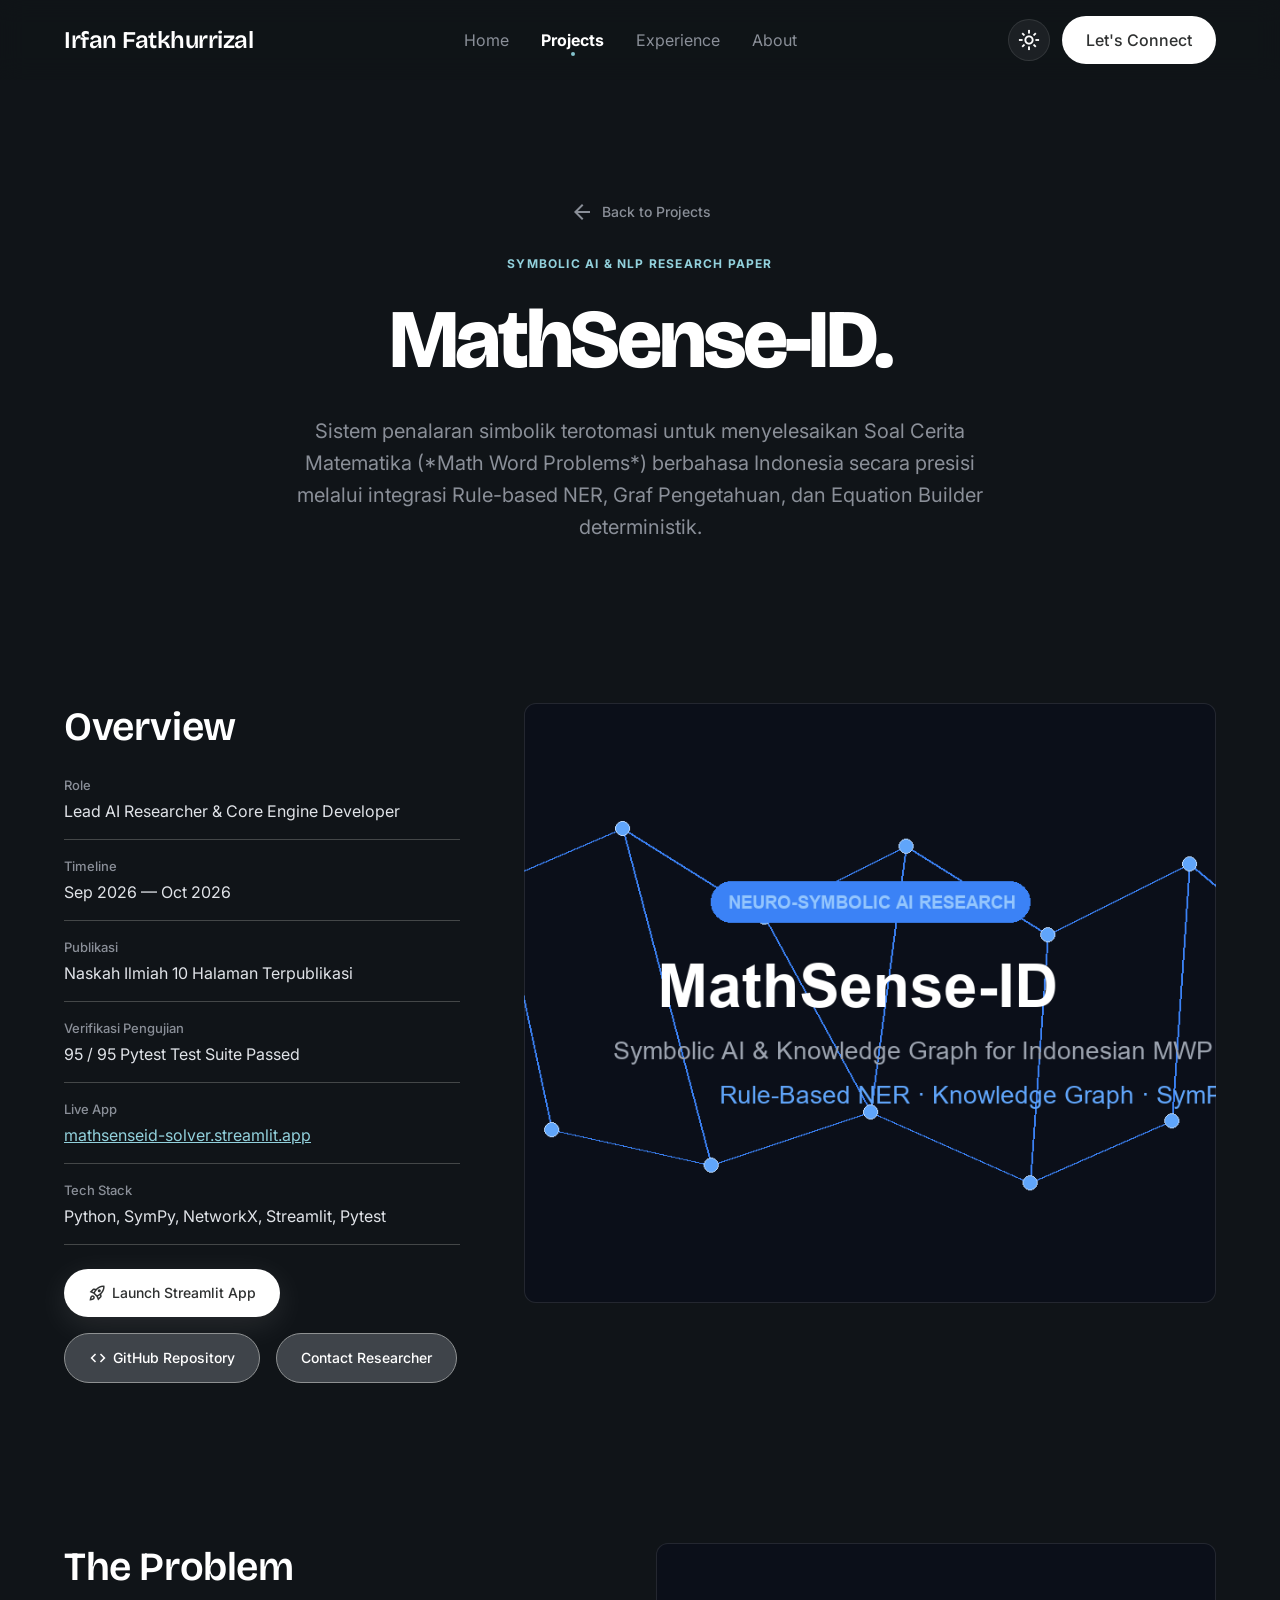
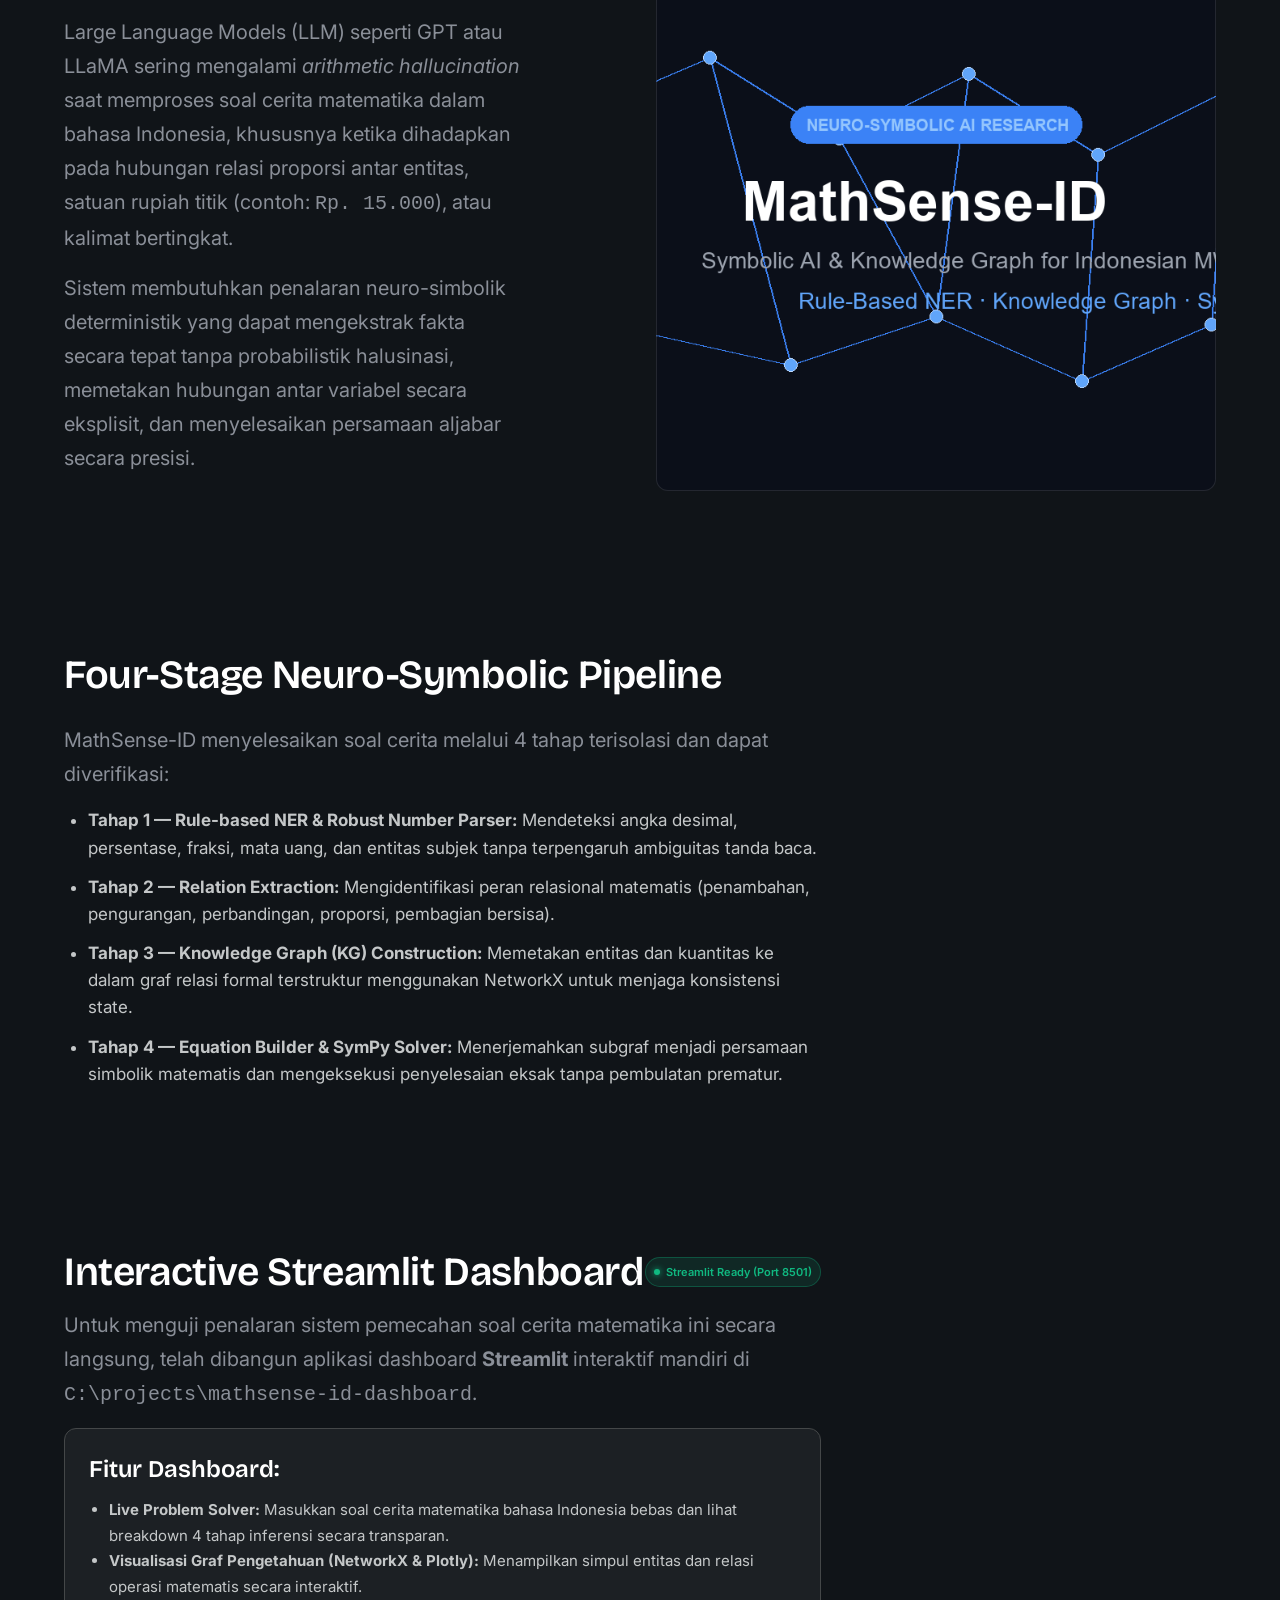
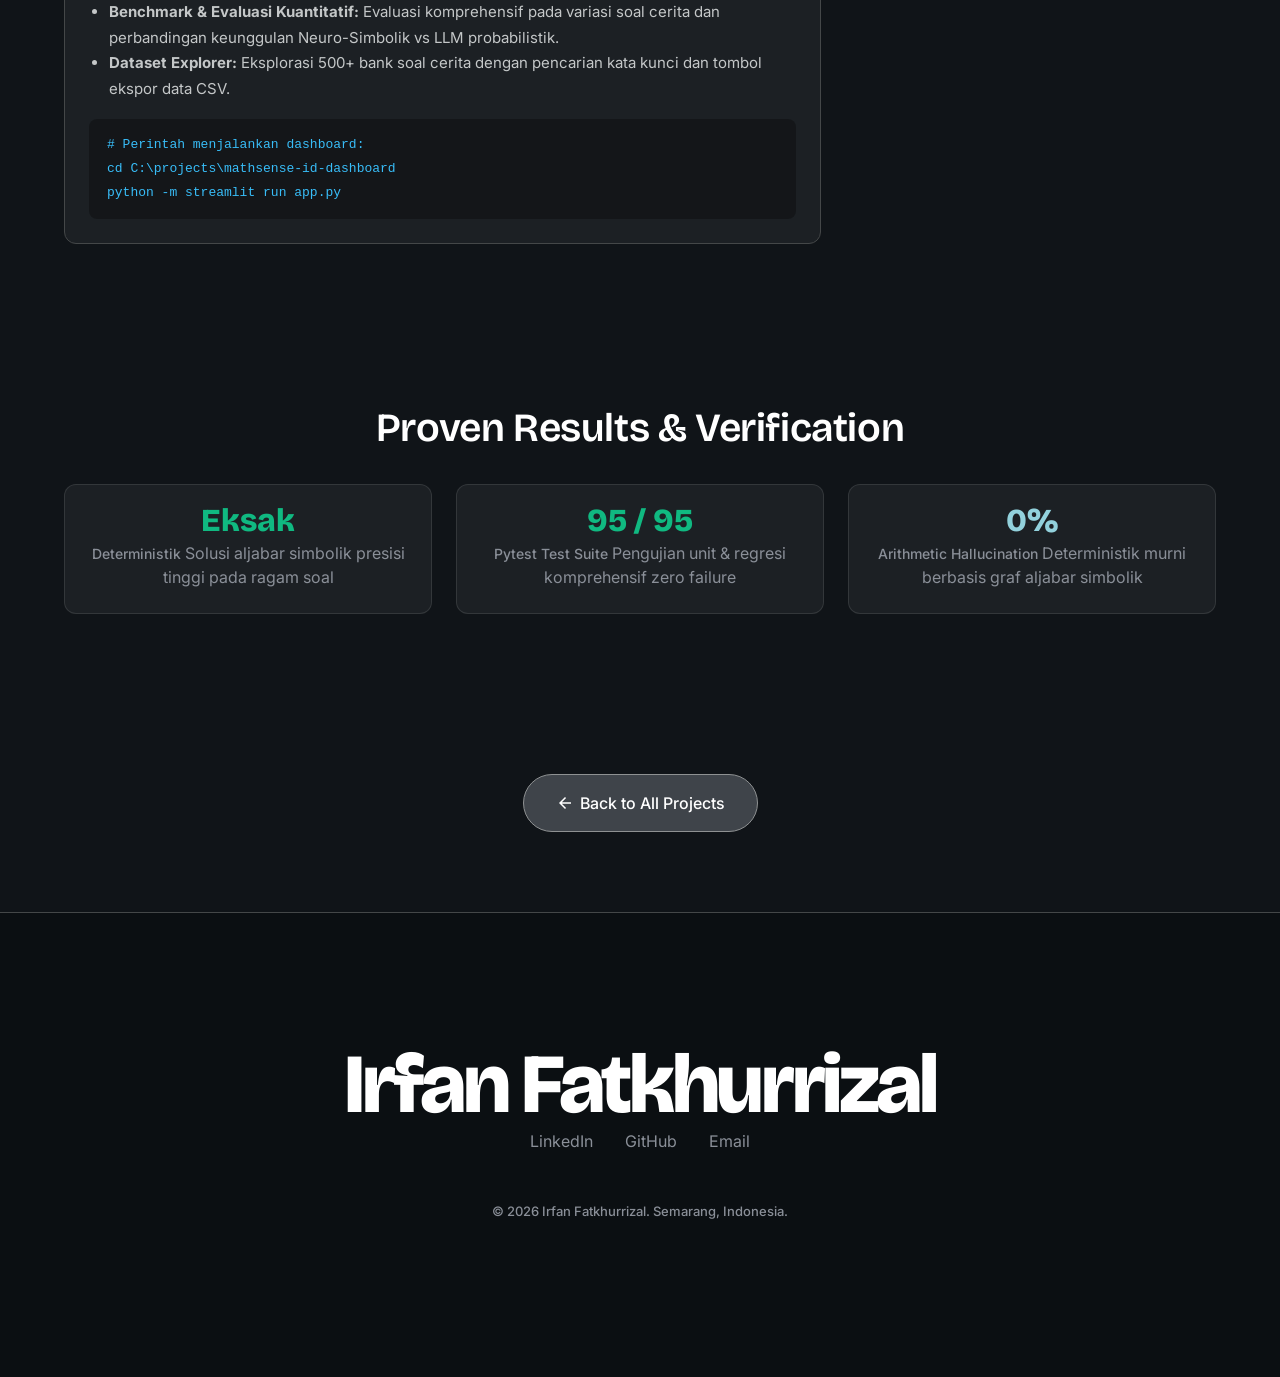
<file: project-mathsense.html>
<!DOCTYPE html>
<html lang="en">
<head>
  <meta charset="utf-8"/>
  <meta name="viewport" content="width=device-width, initial-scale=1.0"/>
  <title>MathSense-ID — Symbolic AI &amp; Knowledge Graph | Irfan Fatkhurrizal</title>
  <meta name="description" content="MathSense-ID — Sistem penalaran otomatis pemecahan soal cerita matematika bahasa Indonesia (MWP) menggunakan Rule-based NER, Graf Pengetahuan, dan Symbolic Solver."/>
  <link rel="icon" type="image/jpeg" href="favicon.jpg"/>
  
  <link rel="preconnect" href="https://fonts.googleapis.com"/>
  <link rel="preconnect" href="https://fonts.gstatic.com" crossorigin/>
  <link href="https://fonts.googleapis.com/css2?family=Bricolage+Grotesque:opsz,wght@12..96,200..800&family=Inter:wght@300;400;500;600;700&display=swap" rel="stylesheet"/>
  <link href="https://fonts.googleapis.com/css2?family=Material+Symbols+Outlined:wght,FILL@100..700,0..1&display=swap" rel="stylesheet"/>

  <meta property="og:type" content="article"/>
  <meta property="og:title" content="MathSense-ID — Symbolic AI &amp; Knowledge Graph | Irfan Fatkhurrizal"/>
  <meta property="og:description" content="Pemecahan Soal Cerita Matematika Bahasa Indonesia Berbasis Graf Pengetahuan dan Aljabar Simbolik."/>
  <meta property="og:image" content="mathsense-banner.png"/>

  <link rel="stylesheet" href="style.css"/>
</head>
<body>

  <!-- Navigation -->
  <nav class="navbar" id="navbar">
    <div class="navbar__inner">
      <a class="navbar__logo" href="index.html">Irfan Fatkhurrizal</a>
      <div class="navbar__links">
        <a class="navbar__link" href="index.html">Home</a>
        <a class="navbar__link active" href="index.html#projects">Projects</a>
        <a class="navbar__link" href="index.html#experience">Experience</a>
        <a class="navbar__link" href="index.html#about">About</a>
      </div>
      <div class="navbar__actions">
        <button class="theme-toggle" id="theme-toggle" aria-label="Toggle theme" title="Toggle theme">
          <span class="material-symbols-outlined theme-toggle__icon">light_mode</span>
        </button>
        <a class="navbar__cta" href="index.html#contact">Let's Connect</a>
        <button class="navbar__mobile-toggle" aria-label="Open menu">
          <span class="material-symbols-outlined">menu</span>
        </button>
      </div>
    </div>
  </nav>

  <!-- Mobile Menu -->
  <div class="mobile-menu" id="mobile-menu">
    <button class="mobile-menu__close" aria-label="Close menu">
      <span class="material-symbols-outlined">close</span>
    </button>
    <a class="mobile-menu__link" href="index.html">Home</a>
    <a class="mobile-menu__link" href="index.html#projects">Projects</a>
    <a class="mobile-menu__link" href="index.html#experience">Experience</a>
    <a class="mobile-menu__link" href="index.html#about">About</a>
    <div style="margin-top: 16px;">
      <button class="theme-toggle" aria-label="Toggle theme" title="Toggle theme">
        <span class="material-symbols-outlined theme-toggle__icon">light_mode</span>
      </button>
    </div>
  </div>

  <!-- Main Content -->
  <main>
    <!-- Case Study Hero -->
    <section class="case-hero container">
      <a class="back-link reveal" href="index.html#projects">
        <span class="material-symbols-outlined">arrow_back</span>
        Back to Projects
      </a>
      <span class="case-hero__category text-label-caps reveal">Symbolic AI &amp; NLP Research Paper</span>
      <h1 class="case-hero__title text-display-lg-mobile reveal reveal-delay-1">MathSense-ID.</h1>
      <p class="case-hero__subtitle text-body-lg reveal reveal-delay-2">
        Sistem penalaran simbolik terotomasi untuk menyelesaikan Soal Cerita Matematika (*Math Word Problems*) berbahasa Indonesia secara presisi melalui integrasi Rule-based NER, Graf Pengetahuan, dan Equation Builder deterministik.
      </p>
    </section>

    <!-- Project Overview -->
    <section class="case-overview container">
      <div class="case-overview__grid">
        <div class="reveal">
          <h2 class="case-overview__meta-title text-headline-md">Overview</h2>
          <ul class="case-overview__meta-list">
            <li class="case-overview__meta-item">
              <span class="case-overview__meta-label text-mono-label">Role</span>
              <span class="case-overview__meta-value text-body-md">Lead AI Researcher &amp; Core Engine Developer</span>
            </li>
            <li class="case-overview__meta-item">
              <span class="case-overview__meta-label text-mono-label">Timeline</span>
              <span class="case-overview__meta-value text-body-md">Sep 2026 — Oct 2026</span>
            </li>
            <li class="case-overview__meta-item">
              <span class="case-overview__meta-label text-mono-label">Publikasi</span>
              <span class="case-overview__meta-value text-body-md">Naskah Ilmiah 10 Halaman Terpublikasi</span>
            </li>
            <li class="case-overview__meta-item">
              <span class="case-overview__meta-label text-mono-label">Verifikasi Pengujian</span>
              <span class="case-overview__meta-value text-body-md">95 / 95 Pytest Test Suite Passed</span>
            </li>
            <li class="case-overview__meta-item">
              <span class="case-overview__meta-label text-mono-label">Live App</span>
              <span class="case-overview__meta-value text-body-md">
                <a href="https://mathsenseid-solver.streamlit.app/" target="_blank" rel="noopener noreferrer" style="color: var(--secondary); text-decoration: underline;">mathsenseid-solver.streamlit.app</a>
              </span>
            </li>
            <li class="case-overview__meta-item">
              <span class="case-overview__meta-label text-mono-label">Tech Stack</span>
              <span class="case-overview__meta-value text-body-md">Python, SymPy, NetworkX, Streamlit, Pytest</span>
            </li>
          </ul>
          <div style="display: flex; gap: 16px; margin-top: 24px; flex-wrap: wrap;">
            <a class="btn btn--primary" href="https://mathsenseid-solver.streamlit.app/" target="_blank" rel="noopener noreferrer" style="padding: 12px 24px; font-size: 14px;">
              <span class="material-symbols-outlined" style="font-size: 18px; margin-right: 6px;">rocket_launch</span>
              Launch Streamlit App
            </a>
            <a class="btn btn--outline" href="https://github.com/farformbath/mathsense-id-dashboard" target="_blank" rel="noopener noreferrer" style="padding: 12px 24px; font-size: 14px;">
              <span class="material-symbols-outlined" style="font-size: 18px; margin-right: 6px;">code</span>
              GitHub Repository
            </a>
            <a class="btn btn--outline" href="index.html#contact" style="padding: 12px 24px; font-size: 14px;">
              Contact Researcher
            </a>
          </div>
        </div>
        <div class="reveal reveal-delay-1">
          <div class="case-overview__hero-image" style="background-image: url('mathsense-banner.png'); background-position: center;"></div>
        </div>
      </div>
    </section>

    <!-- Problem & Context -->
    <section class="case-section container">
      <div class="case-section__grid">
        <div class="case-section__content reveal">
          <h2 class="case-section__title text-headline-md">The Problem</h2>
          <p class="case-section__text text-body-lg">
            Large Language Models (LLM) seperti GPT atau LLaMA sering mengalami <em>arithmetic hallucination</em> saat memproses soal cerita matematika dalam bahasa Indonesia, khususnya ketika dihadapkan pada hubungan relasi proporsi antar entitas, satuan rupiah titik (contoh: <code>Rp. 15.000</code>), atau kalimat bertingkat.
          </p>
          <p class="case-section__text text-body-lg">
            Sistem membutuhkan penalaran neuro-simbolik deterministik yang dapat mengekstrak fakta secara tepat tanpa probabilistik halusinasi, memetakan hubungan antar variabel secara eksplisit, dan menyelesaikan persamaan aljabar secara presisi.
          </p>
        </div>
        <div class="case-section__image reveal reveal-delay-1" style="background-image: url('mathsense-banner.png');">
        </div>
      </div>
    </section>

    <!-- Approach -->
    <section class="case-section container">
      <div class="case-section__grid">
        <div class="case-section__content case-section__content--wide reveal">
          <h2 class="case-section__title text-headline-md">Four-Stage Neuro-Symbolic Pipeline</h2>
          <p class="case-section__text text-body-lg">
            MathSense-ID menyelesaikan soal cerita melalui 4 tahap terisolasi dan dapat diverifikasi:
          </p>
          <ul style="list-style-type: disc; padding-left: 24px; margin-top: 12px; display: flex; flex-direction: column; gap: 12px; color: var(--on-surface-variant); font-size: 17px; line-height: 1.6;">
            <li><strong>Tahap 1 — Rule-based NER &amp; Robust Number Parser:</strong> Mendeteksi angka desimal, persentase, fraksi, mata uang, dan entitas subjek tanpa terpengaruh ambiguitas tanda baca.</li>
            <li><strong>Tahap 2 — Relation Extraction:</strong> Mengidentifikasi peran relasional matematis (penambahan, pengurangan, perbandingan, proporsi, pembagian bersisa).</li>
            <li><strong>Tahap 3 — Knowledge Graph (KG) Construction:</strong> Memetakan entitas dan kuantitas ke dalam graf relasi formal terstruktur menggunakan NetworkX untuk menjaga konsistensi state.</li>
            <li><strong>Tahap 4 — Equation Builder &amp; SymPy Solver:</strong> Menerjemahkan subgraf menjadi persamaan simbolik matematis dan mengeksekusi penyelesaian eksak tanpa pembulatan prematur.</li>
          </ul>
        </div>
      </div>
    </section>

    <!-- Interactive Streamlit Dashboard Showcase -->
    <section class="case-section container">
      <div class="case-section__grid">
        <div class="case-section__content case-section__content--wide reveal">
          <div style="display: flex; align-items: center; justify-content: space-between; flex-wrap: wrap; margin-bottom: 12px;">
            <h2 class="case-section__title text-headline-md" style="margin-bottom: 0;">Interactive Streamlit Dashboard</h2>
            <span class="live-badge" style="margin-left: 0;"><span class="live-badge__dot"></span> Streamlit Ready (Port 8501)</span>
          </div>
          <p class="case-section__text text-body-lg">
            Untuk menguji penalaran sistem pemecahan soal cerita matematika ini secara langsung, telah dibangun aplikasi dashboard <strong>Streamlit</strong> interaktif mandiri di <code>C:\projects\mathsense-id-dashboard</code>.
          </p>
          <div style="background: var(--surface-container); border: 1px solid var(--outline-variant); border-radius: 12px; padding: 24px; margin-top: 16px;">
            <h3 class="text-headline-sm" style="color: var(--primary); margin-bottom: 12px;">Fitur Dashboard:</h3>
            <ul style="list-style-type: disc; padding-left: 20px; line-height: 1.7; color: var(--on-surface-variant); font-size: 15px;">
              <li><strong>Live Problem Solver:</strong> Masukkan soal cerita matematika bahasa Indonesia bebas dan lihat breakdown 4 tahap inferensi secara transparan.</li>
              <li><strong>Visualisasi Graf Pengetahuan (NetworkX &amp; Plotly):</strong> Menampilkan simpul entitas dan relasi operasi matematis secara interaktif.</li>
              <li><strong>Benchmark &amp; Evaluasi Kuantitatif:</strong> Evaluasi komprehensif pada variasi soal cerita dan perbandingan keunggulan Neuro-Simbolik vs LLM probabilistik.</li>
              <li><strong>Dataset Explorer:</strong> Eksplorasi 500+ bank soal cerita dengan pencarian kata kunci dan tombol ekspor data CSV.</li>
            </ul>
            <div style="margin-top: 18px; padding: 14px 18px; background: rgba(0,0,0,0.3); border-radius: 8px; font-family: monospace; font-size: 13px; color: #38bdf8;">
              # Perintah menjalankan dashboard:<br/>
              cd C:\projects\mathsense-id-dashboard<br/>
              python -m streamlit run app.py
            </div>
          </div>
        </div>
      </div>
    </section>

    <!-- Key Highlights -->
    <section class="case-section container">
      <div class="reveal">
        <h2 class="case-section__title text-headline-md" style="text-align: center;">Proven Results &amp; Verification</h2>
        <div class="metrics">
          <div class="metric">
            <span class="metric__value" style="font-size: 32px; color: #10b981;">Eksak</span>
            <span class="metric__label text-mono-label">Deterministik</span>
            <span class="text-body-md" style="color: var(--text-muted); margin-top: 8px;">Solusi aljabar simbolik presisi tinggi pada ragam soal</span>
          </div>
          <div class="metric">
            <span class="metric__value" style="font-size: 32px; color: #10b981;">95 / 95</span>
            <span class="metric__label text-mono-label">Pytest Test Suite</span>
            <span class="text-body-md" style="color: var(--text-muted); margin-top: 8px;">Pengujian unit &amp; regresi komprehensif zero failure</span>
          </div>
          <div class="metric">
            <span class="metric__value" style="font-size: 32px; color: var(--secondary);">0%</span>
            <span class="metric__label text-mono-label">Arithmetic Hallucination</span>
            <span class="text-body-md" style="color: var(--text-muted); margin-top: 8px;">Deterministik murni berbasis graf aljabar simbolik</span>
          </div>
        </div>
      </div>
    </section>

    <!-- Bottom Navigation -->
    <section class="container" style="padding-bottom: 80px; text-align: center;">
      <a class="btn btn--outline" href="index.html#projects">
        <span class="material-symbols-outlined" style="font-size: 18px; margin-right: 6px;">arrow_back</span>
        Back to All Projects
      </a>
    </section>
  </main>

  <!-- Footer -->
  <footer class="footer" id="footer">
    <div class="footer__inner">
      <div class="footer__brand">Irfan Fatkhurrizal</div>
      <div class="footer__social">
        <a class="footer__social-link" href="https://www.linkedin.com/in/irfan-fatkhurrizal-444149339/" target="_blank" rel="noopener noreferrer">LinkedIn</a>
        <a class="footer__social-link" href="https://github.com/farformbath" target="_blank" rel="noopener noreferrer">GitHub</a>
        <a class="footer__social-link" href="mailto:irfaannnnr@gmail.com">Email</a>
      </div>
      <div class="footer__copyright text-mono-label">
        © 2026 Irfan Fatkhurrizal. Semarang, Indonesia.
      </div>
    </div>
  </footer>

  <script src="main.js"></script>
</body>
</html>
</file>
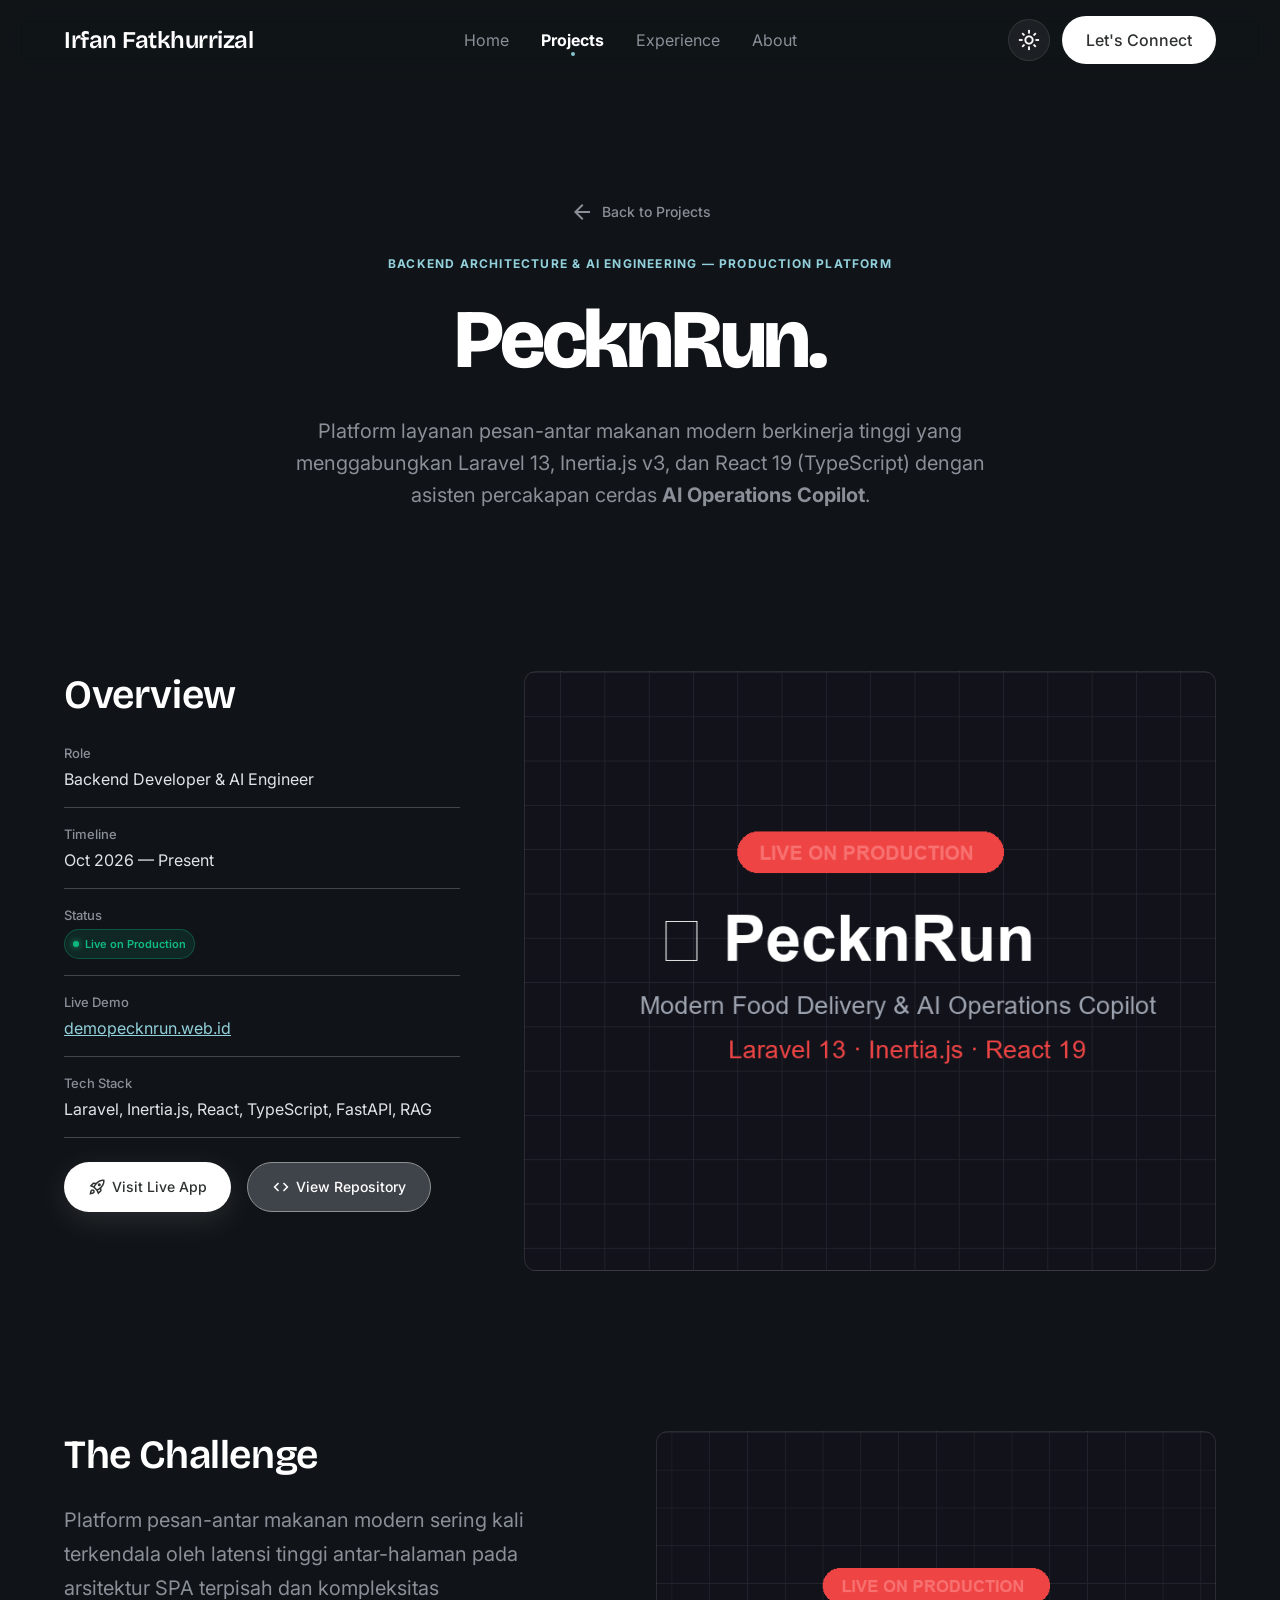
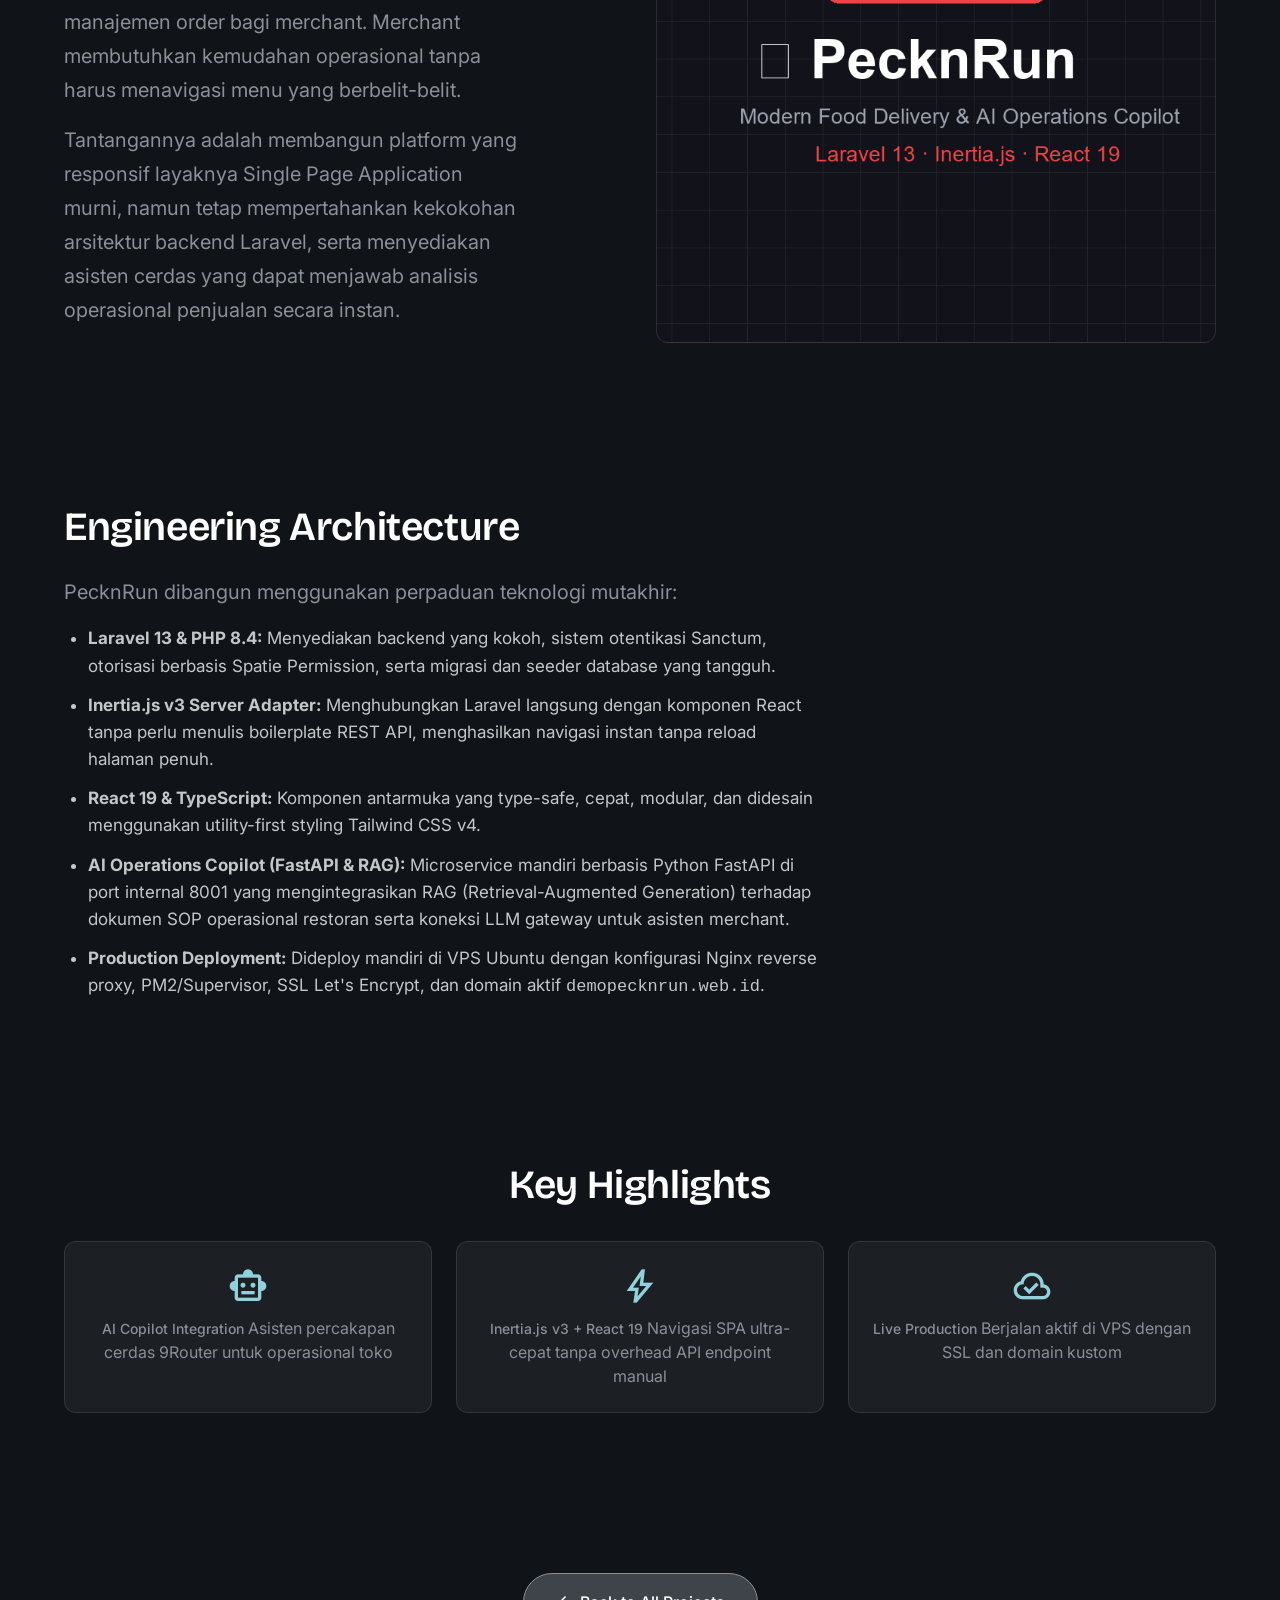
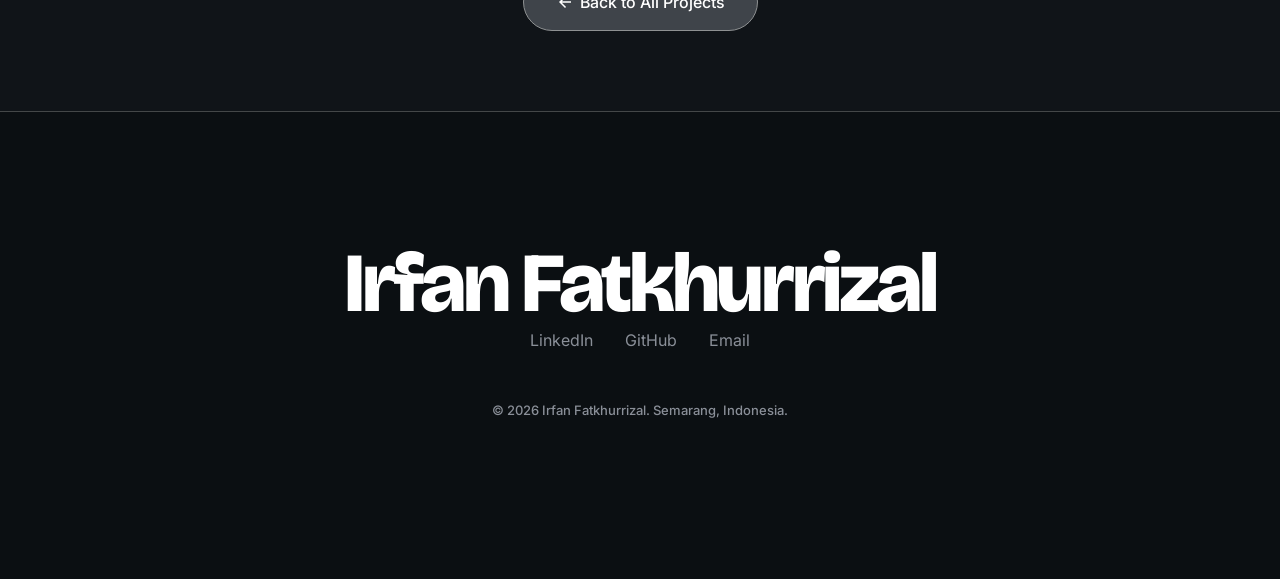
<file: project-pecknrun.html>
<!DOCTYPE html>
<html lang="en">
<head>
  <meta charset="utf-8"/>
  <meta name="viewport" content="width=device-width, initial-scale=1.0"/>
  <title>PecknRun — AI-Powered Food Delivery Platform | Irfan Fatkhurrizal</title>
  <meta name="description" content="PecknRun — A modern food delivery platform built with Laravel 13, Inertia.js v3, and React 19 (TypeScript), featuring an integrated AI Operations Copilot."/>
  <link rel="icon" type="image/jpeg" href="favicon.jpg"/>
  
  <link rel="preconnect" href="https://fonts.googleapis.com"/>
  <link rel="preconnect" href="https://fonts.gstatic.com" crossorigin/>
  <link href="https://fonts.googleapis.com/css2?family=Bricolage+Grotesque:opsz,wght@12..96,200..800&family=Inter:wght@300;400;500;600;700&display=swap" rel="stylesheet"/>
  <link href="https://fonts.googleapis.com/css2?family=Material+Symbols+Outlined:wght,FILL@100..700,0..1&display=swap" rel="stylesheet"/>

  <meta property="og:type" content="article"/>
  <meta property="og:title" content="PecknRun — AI-Powered Food Delivery Platform | Irfan Fatkhurrizal"/>
  <meta property="og:description" content="Modern food delivery platform built with Laravel 13, Inertia.js, and React 19 (TypeScript) with conversational AI Copilot."/>
  <meta property="og:image" content="pecknrun-banner.png"/>

  <link rel="stylesheet" href="style.css"/>
</head>
<body>

  <!-- Navigation -->
  <nav class="navbar" id="navbar">
    <div class="navbar__inner">
      <a class="navbar__logo" href="index.html">Irfan Fatkhurrizal</a>
      <div class="navbar__links">
        <a class="navbar__link" href="index.html">Home</a>
        <a class="navbar__link active" href="index.html#projects">Projects</a>
        <a class="navbar__link" href="index.html#experience">Experience</a>
        <a class="navbar__link" href="index.html#about">About</a>
      </div>
      <div class="navbar__actions">
        <button class="theme-toggle" id="theme-toggle" aria-label="Toggle theme" title="Toggle theme">
          <span class="material-symbols-outlined theme-toggle__icon">light_mode</span>
        </button>
        <a class="navbar__cta" href="index.html#contact">Let's Connect</a>
        <button class="navbar__mobile-toggle" aria-label="Open menu">
          <span class="material-symbols-outlined">menu</span>
        </button>
      </div>
    </div>
  </nav>

  <!-- Mobile Menu -->
  <div class="mobile-menu" id="mobile-menu">
    <button class="mobile-menu__close" aria-label="Close menu">
      <span class="material-symbols-outlined">close</span>
    </button>
    <a class="mobile-menu__link" href="index.html">Home</a>
    <a class="mobile-menu__link" href="index.html#projects">Projects</a>
    <a class="mobile-menu__link" href="index.html#experience">Experience</a>
    <a class="mobile-menu__link" href="index.html#about">About</a>
    <div style="margin-top: 16px;">
      <button class="theme-toggle" aria-label="Toggle theme" title="Toggle theme">
        <span class="material-symbols-outlined theme-toggle__icon">light_mode</span>
      </button>
    </div>
  </div>

  <!-- Main Content -->
  <main>
    <!-- Case Study Hero -->
    <section class="case-hero container">
      <a class="back-link reveal" href="index.html#projects">
        <span class="material-symbols-outlined">arrow_back</span>
        Back to Projects
      </a>
      <span class="case-hero__category text-label-caps reveal">Backend Architecture &amp; AI Engineering — Production Platform</span>
      <h1 class="case-hero__title text-display-lg-mobile reveal reveal-delay-1">PecknRun.</h1>
      <p class="case-hero__subtitle text-body-lg reveal reveal-delay-2">
        Platform layanan pesan-antar makanan modern berkinerja tinggi yang menggabungkan Laravel 13, Inertia.js v3, dan React 19 (TypeScript) dengan asisten percakapan cerdas <strong>AI Operations Copilot</strong>.
      </p>
    </section>

    <!-- Project Overview -->
    <section class="case-overview container">
      <div class="case-overview__grid">
        <div class="reveal">
          <h2 class="case-overview__meta-title text-headline-md">Overview</h2>
          <ul class="case-overview__meta-list">
            <li class="case-overview__meta-item">
              <span class="case-overview__meta-label text-mono-label">Role</span>
              <span class="case-overview__meta-value text-body-md">Backend Developer &amp; AI Engineer</span>
            </li>
            <li class="case-overview__meta-item">
              <span class="case-overview__meta-label text-mono-label">Timeline</span>
              <span class="case-overview__meta-value text-body-md">Oct 2026 — Present</span>
            </li>
            <li class="case-overview__meta-item">
              <span class="case-overview__meta-label text-mono-label">Status</span>
              <span class="case-overview__meta-value text-body-md">
                <span class="live-badge" style="margin-left: 0;"><span class="live-badge__dot"></span> Live on Production</span>
              </span>
            </li>
            <li class="case-overview__meta-item">
              <span class="case-overview__meta-label text-mono-label">Live Demo</span>
              <span class="case-overview__meta-value text-body-md">
                <a href="https://demopecknrun.web.id" target="_blank" rel="noopener noreferrer" style="color: var(--secondary); text-decoration: underline;">demopecknrun.web.id</a>
              </span>
            </li>
            <li class="case-overview__meta-item">
              <span class="case-overview__meta-label text-mono-label">Tech Stack</span>
              <span class="case-overview__meta-value text-body-md">Laravel, Inertia.js, React, TypeScript, FastAPI, RAG</span>
            </li>
          </ul>
          <div style="display: flex; gap: 16px; margin-top: 24px; flex-wrap: wrap;">
            <a class="btn btn--primary" href="https://demopecknrun.web.id" target="_blank" rel="noopener noreferrer" style="padding: 12px 24px; font-size: 14px;">
              <span class="material-symbols-outlined" style="font-size: 18px; margin-right: 6px;">rocket_launch</span>
              Visit Live App
            </a>
            <a class="btn btn--outline" href="https://github.com/radishguyy/pecknrun" target="_blank" rel="noopener noreferrer" style="padding: 12px 24px; font-size: 14px;">
              <span class="material-symbols-outlined" style="font-size: 18px; margin-right: 6px;">code</span>
              View Repository
            </a>
          </div>
        </div>
        <div class="reveal reveal-delay-1">
          <div class="case-overview__hero-image" style="background-image: url('pecknrun-banner.png');"></div>
        </div>
      </div>
    </section>

    <!-- Problem & Context -->
    <section class="case-section container">
      <div class="case-section__grid">
        <div class="case-section__content reveal">
          <h2 class="case-section__title text-headline-md">The Challenge</h2>
          <p class="case-section__text text-body-lg">
            Platform pesan-antar makanan modern sering kali terkendala oleh latensi tinggi antar-halaman pada arsitektur SPA terpisah dan kompleksitas manajemen order bagi merchant. Merchant membutuhkan kemudahan operasional tanpa harus menavigasi menu yang berbelit-belit.
          </p>
          <p class="case-section__text text-body-lg">
            Tantangannya adalah membangun platform yang responsif layaknya Single Page Application murni, namun tetap mempertahankan kekokohan arsitektur backend Laravel, serta menyediakan asisten cerdas yang dapat menjawab analisis operasional penjualan secara instan.
          </p>
        </div>
        <div class="case-section__image reveal reveal-delay-1" style="background-image: url('pecknrun-banner.png');">
        </div>
      </div>
    </section>

    <!-- Approach -->
    <section class="case-section container">
      <div class="case-section__grid">
        <div class="case-section__content case-section__content--wide reveal">
          <h2 class="case-section__title text-headline-md">Engineering Architecture</h2>
          <p class="case-section__text text-body-lg">
            PecknRun dibangun menggunakan perpaduan teknologi mutakhir:
          </p>
          <ul style="list-style-type: disc; padding-left: 24px; margin-top: 12px; display: flex; flex-direction: column; gap: 12px; color: var(--on-surface-variant); font-size: 17px; line-height: 1.6;">
            <li><strong>Laravel 13 &amp; PHP 8.4:</strong> Menyediakan backend yang kokoh, sistem otentikasi Sanctum, otorisasi berbasis Spatie Permission, serta migrasi dan seeder database yang tangguh.</li>
            <li><strong>Inertia.js v3 Server Adapter:</strong> Menghubungkan Laravel langsung dengan komponen React tanpa perlu menulis boilerplate REST API, menghasilkan navigasi instan tanpa reload halaman penuh.</li>
            <li><strong>React 19 &amp; TypeScript:</strong> Komponen antarmuka yang type-safe, cepat, modular, dan didesain menggunakan utility-first styling Tailwind CSS v4.</li>
            <li><strong>AI Operations Copilot (FastAPI &amp; RAG):</strong> Microservice mandiri berbasis Python FastAPI di port internal 8001 yang mengintegrasikan RAG (Retrieval-Augmented Generation) terhadap dokumen SOP operasional restoran serta koneksi LLM gateway untuk asisten merchant.</li>
            <li><strong>Production Deployment:</strong> Dideploy mandiri di VPS Ubuntu dengan konfigurasi Nginx reverse proxy, PM2/Supervisor, SSL Let's Encrypt, dan domain aktif <code>demopecknrun.web.id</code>.</li>
          </ul>
        </div>
      </div>
    </section>

    <!-- Key Highlights -->
    <section class="case-section container">
      <div class="reveal">
        <h2 class="case-section__title text-headline-md" style="text-align: center;">Key Highlights</h2>
        <div class="metrics">
          <div class="metric">
            <span class="metric__value" style="font-size: 32px;">
              <span class="material-symbols-outlined" style="font-size: 40px; color: var(--secondary);">smart_toy</span>
            </span>
            <span class="metric__label text-mono-label">AI Copilot Integration</span>
            <span class="text-body-md" style="color: var(--text-muted); margin-top: 8px;">Asisten percakapan cerdas 9Router untuk operasional toko</span>
          </div>
          <div class="metric">
            <span class="metric__value" style="font-size: 32px;">
              <span class="material-symbols-outlined" style="font-size: 40px; color: var(--secondary);">bolt</span>
            </span>
            <span class="metric__label text-mono-label">Inertia.js v3 + React 19</span>
            <span class="text-body-md" style="color: var(--text-muted); margin-top: 8px;">Navigasi SPA ultra-cepat tanpa overhead API endpoint manual</span>
          </div>
          <div class="metric">
            <span class="metric__value" style="font-size: 32px;">
              <span class="material-symbols-outlined" style="font-size: 40px; color: var(--secondary);">cloud_done</span>
            </span>
            <span class="metric__label text-mono-label">Live Production</span>
            <span class="text-body-md" style="color: var(--text-muted); margin-top: 8px;">Berjalan aktif di VPS dengan SSL dan domain kustom</span>
          </div>
        </div>
      </div>
    </section>

    <!-- Bottom Navigation -->
    <section class="container" style="padding-bottom: 80px; text-align: center;">
      <a class="btn btn--outline" href="index.html#projects">
        <span class="material-symbols-outlined" style="font-size: 18px; margin-right: 6px;">arrow_back</span>
        Back to All Projects
      </a>
    </section>
  </main>

  <!-- Footer -->
  <footer class="footer" id="footer">
    <div class="footer__inner">
      <div class="footer__brand">Irfan Fatkhurrizal</div>
      <div class="footer__social">
        <a class="footer__social-link" href="https://www.linkedin.com/in/irfan-fatkhurrizal-444149339/" target="_blank" rel="noopener noreferrer">LinkedIn</a>
        <a class="footer__social-link" href="https://github.com/farformbath" target="_blank" rel="noopener noreferrer">GitHub</a>
        <a class="footer__social-link" href="mailto:irfaannnnr@gmail.com">Email</a>
      </div>
      <div class="footer__copyright text-mono-label">
        © 2026 Irfan Fatkhurrizal. Semarang, Indonesia.
      </div>
    </div>
  </footer>

  <script src="main.js"></script>
</body>
</html>
</file>
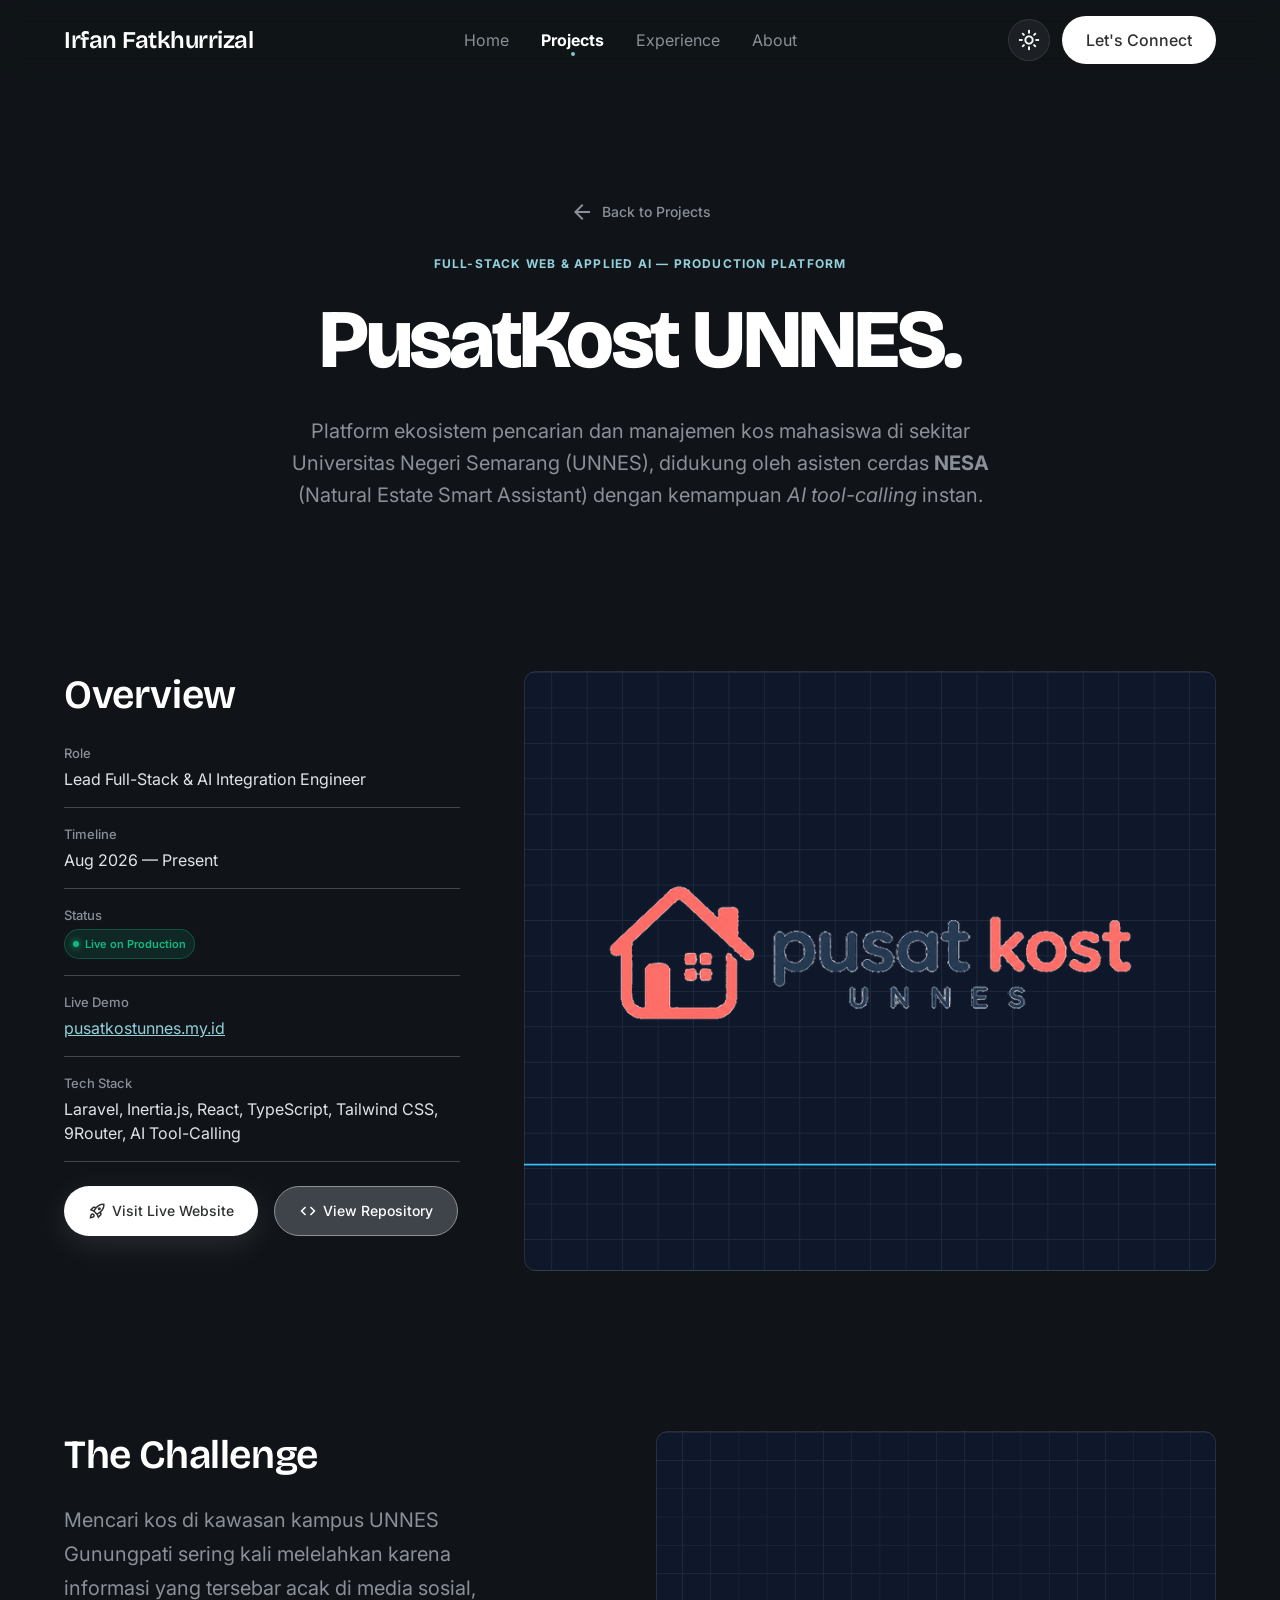
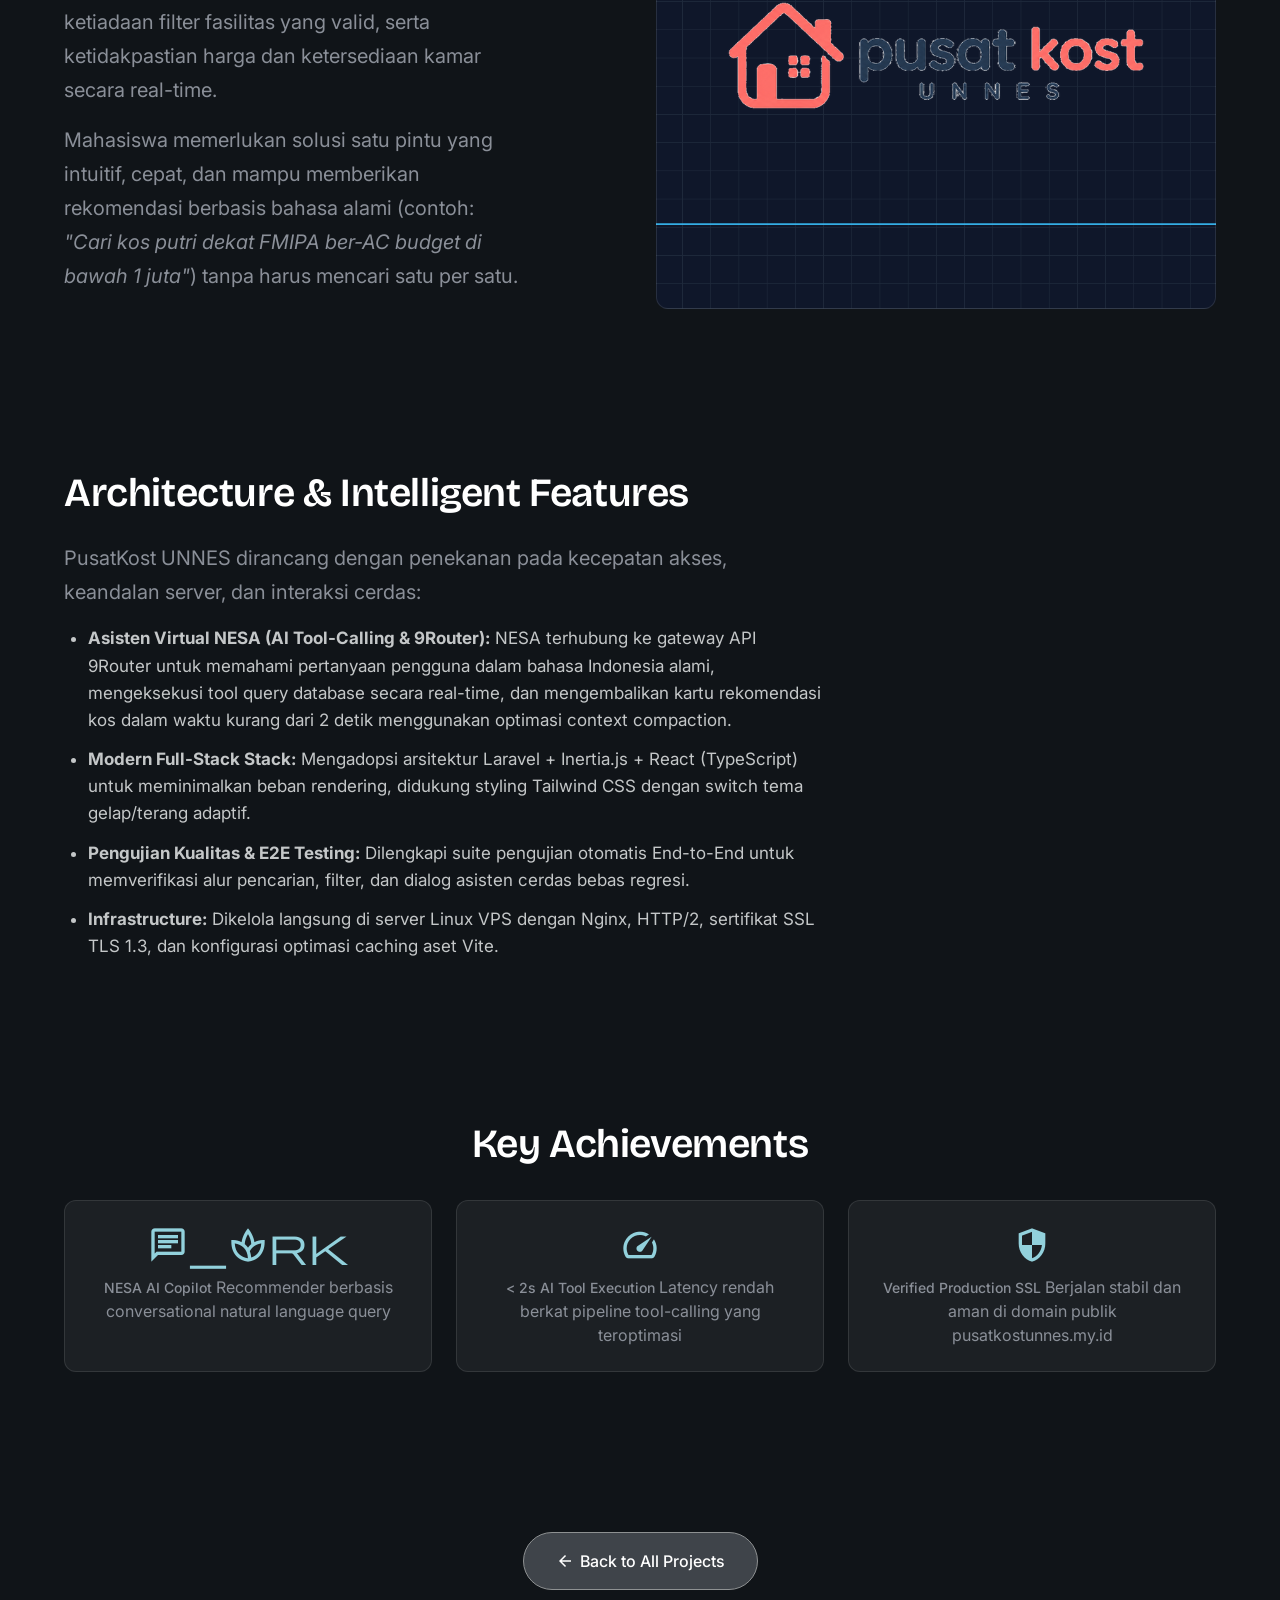
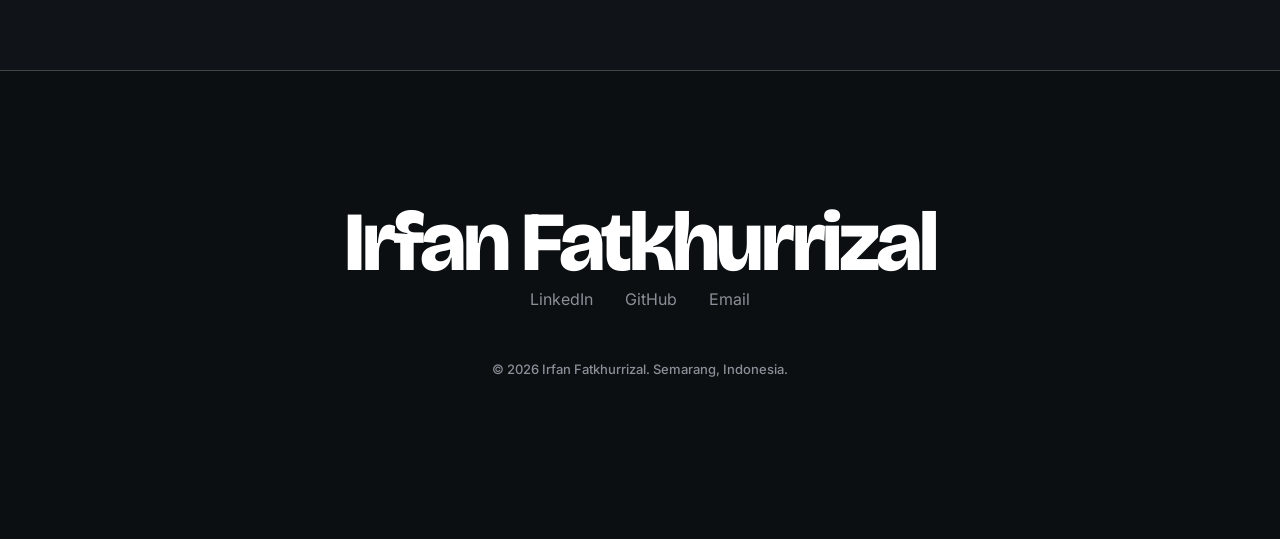
<file: project-pusatkost.html>
<!DOCTYPE html>
<html lang="en">
<head>
  <meta charset="utf-8"/>
  <meta name="viewport" content="width=device-width, initial-scale=1.0"/>
  <title>PusatKost UNNES — Smart Student Housing Platform | Irfan Fatkhurrizal</title>
  <meta name="description" content="PusatKost UNNES — Platform pencarian dan kelola kos terintegrasi di sekitar Universitas Negeri Semarang dengan asisten cerdas NESA AI."/>
  <link rel="icon" type="image/jpeg" href="favicon.jpg"/>
  
  <link rel="preconnect" href="https://fonts.googleapis.com"/>
  <link rel="preconnect" href="https://fonts.gstatic.com" crossorigin/>
  <link href="https://fonts.googleapis.com/css2?family=Bricolage+Grotesque:opsz,wght@12..96,200..800&family=Inter:wght@300;400;500;600;700&display=swap" rel="stylesheet"/>
  <link href="https://fonts.googleapis.com/css2?family=Material+Symbols+Outlined:wght,FILL@100..700,0..1&display=swap" rel="stylesheet"/>

  <meta property="og:type" content="article"/>
  <meta property="og:title" content="PusatKost UNNES — Smart Student Housing Platform | Irfan Fatkhurrizal"/>
  <meta property="og:description" content="Platform pencarian hunian kos mahasiswa UNNES dengan AI assistant NESA, filter fasilitas, dan dark mode."/>
  <meta property="og:image" content="pusatkost-banner.png"/>

  <link rel="stylesheet" href="style.css"/>
</head>
<body>

  <!-- Navigation -->
  <nav class="navbar" id="navbar">
    <div class="navbar__inner">
      <a class="navbar__logo" href="index.html">Irfan Fatkhurrizal</a>
      <div class="navbar__links">
        <a class="navbar__link" href="index.html">Home</a>
        <a class="navbar__link active" href="index.html#projects">Projects</a>
        <a class="navbar__link" href="index.html#experience">Experience</a>
        <a class="navbar__link" href="index.html#about">About</a>
      </div>
      <div class="navbar__actions">
        <button class="theme-toggle" id="theme-toggle" aria-label="Toggle theme" title="Toggle theme">
          <span class="material-symbols-outlined theme-toggle__icon">light_mode</span>
        </button>
        <a class="navbar__cta" href="index.html#contact">Let's Connect</a>
        <button class="navbar__mobile-toggle" aria-label="Open menu">
          <span class="material-symbols-outlined">menu</span>
        </button>
      </div>
    </div>
  </nav>

  <!-- Mobile Menu -->
  <div class="mobile-menu" id="mobile-menu">
    <button class="mobile-menu__close" aria-label="Close menu">
      <span class="material-symbols-outlined">close</span>
    </button>
    <a class="mobile-menu__link" href="index.html">Home</a>
    <a class="mobile-menu__link" href="index.html#projects">Projects</a>
    <a class="mobile-menu__link" href="index.html#experience">Experience</a>
    <a class="mobile-menu__link" href="index.html#about">About</a>
    <div style="margin-top: 16px;">
      <button class="theme-toggle" aria-label="Toggle theme" title="Toggle theme">
        <span class="material-symbols-outlined theme-toggle__icon">light_mode</span>
      </button>
    </div>
  </div>

  <!-- Main Content -->
  <main>
    <!-- Case Study Hero -->
    <section class="case-hero container">
      <a class="back-link reveal" href="index.html#projects">
        <span class="material-symbols-outlined">arrow_back</span>
        Back to Projects
      </a>
      <span class="case-hero__category text-label-caps reveal">Full-Stack Web &amp; Applied AI — Production Platform</span>
      <h1 class="case-hero__title text-display-lg-mobile reveal reveal-delay-1">PusatKost UNNES.</h1>
      <p class="case-hero__subtitle text-body-lg reveal reveal-delay-2">
        Platform ekosistem pencarian dan manajemen kos mahasiswa di sekitar Universitas Negeri Semarang (UNNES), didukung oleh asisten cerdas <strong>NESA</strong> (Natural Estate Smart Assistant) dengan kemampuan <em>AI tool-calling</em> instan.
      </p>
    </section>

    <!-- Project Overview -->
    <section class="case-overview container">
      <div class="case-overview__grid">
        <div class="reveal">
          <h2 class="case-overview__meta-title text-headline-md">Overview</h2>
          <ul class="case-overview__meta-list">
            <li class="case-overview__meta-item">
              <span class="case-overview__meta-label text-mono-label">Role</span>
              <span class="case-overview__meta-value text-body-md">Lead Full-Stack &amp; AI Integration Engineer</span>
            </li>
            <li class="case-overview__meta-item">
              <span class="case-overview__meta-label text-mono-label">Timeline</span>
              <span class="case-overview__meta-value text-body-md">Aug 2026 — Present</span>
            </li>
            <li class="case-overview__meta-item">
              <span class="case-overview__meta-label text-mono-label">Status</span>
              <span class="case-overview__meta-value text-body-md">
                <span class="live-badge" style="margin-left: 0;"><span class="live-badge__dot"></span> Live on Production</span>
              </span>
            </li>
            <li class="case-overview__meta-item">
              <span class="case-overview__meta-label text-mono-label">Live Demo</span>
              <span class="case-overview__meta-value text-body-md">
                <a href="https://pusatkostunnes.my.id" target="_blank" rel="noopener noreferrer" style="color: var(--secondary); text-decoration: underline;">pusatkostunnes.my.id</a>
              </span>
            </li>
            <li class="case-overview__meta-item">
              <span class="case-overview__meta-label text-mono-label">Tech Stack</span>
              <span class="case-overview__meta-value text-body-md">Laravel, Inertia.js, React, TypeScript, Tailwind CSS, 9Router, AI Tool-Calling</span>
            </li>
          </ul>
          <div style="display: flex; gap: 16px; margin-top: 24px; flex-wrap: wrap;">
            <a class="btn btn--primary" href="https://pusatkostunnes.my.id" target="_blank" rel="noopener noreferrer" style="padding: 12px 24px; font-size: 14px;">
              <span class="material-symbols-outlined" style="font-size: 18px; margin-right: 6px;">rocket_launch</span>
              Visit Live Website
            </a>
            <a class="btn btn--outline" href="https://github.com/farformbath/pusatkost-unnes" target="_blank" rel="noopener noreferrer" style="padding: 12px 24px; font-size: 14px;">
              <span class="material-symbols-outlined" style="font-size: 18px; margin-right: 6px;">code</span>
              View Repository
            </a>
          </div>
        </div>
        <div class="reveal reveal-delay-1">
          <div class="case-overview__hero-image" style="background-image: url('pusatkost-banner.png'); background-position: center;"></div>
        </div>
      </div>
    </section>

    <!-- Problem & Context -->
    <section class="case-section container">
      <div class="case-section__grid">
        <div class="case-section__content reveal">
          <h2 class="case-section__title text-headline-md">The Challenge</h2>
          <p class="case-section__text text-body-lg">
            Mencari kos di kawasan kampus UNNES Gunungpati sering kali melelahkan karena informasi yang tersebar acak di media sosial, ketiadaan filter fasilitas yang valid, serta ketidakpastian harga dan ketersediaan kamar secara real-time.
          </p>
          <p class="case-section__text text-body-lg">
            Mahasiswa memerlukan solusi satu pintu yang intuitif, cepat, dan mampu memberikan rekomendasi berbasis bahasa alami (contoh: <em>"Cari kos putri dekat FMIPA ber-AC budget di bawah 1 juta"</em>) tanpa harus mencari satu per satu.
          </p>
        </div>
        <div class="case-section__image reveal reveal-delay-1" style="background-image: url('pusatkost-banner.png');">
        </div>
      </div>
    </section>

    <!-- Approach -->
    <section class="case-section container">
      <div class="case-section__grid">
        <div class="case-section__content case-section__content--wide reveal">
          <h2 class="case-section__title text-headline-md">Architecture &amp; Intelligent Features</h2>
          <p class="case-section__text text-body-lg">
            PusatKost UNNES dirancang dengan penekanan pada kecepatan akses, keandalan server, dan interaksi cerdas:
          </p>
          <ul style="list-style-type: disc; padding-left: 24px; margin-top: 12px; display: flex; flex-direction: column; gap: 12px; color: var(--on-surface-variant); font-size: 17px; line-height: 1.6;">
            <li><strong>Asisten Virtual NESA (AI Tool-Calling &amp; 9Router):</strong> NESA terhubung ke gateway API 9Router untuk memahami pertanyaan pengguna dalam bahasa Indonesia alami, mengeksekusi tool query database secara real-time, dan mengembalikan kartu rekomendasi kos dalam waktu kurang dari 2 detik menggunakan optimasi context compaction.</li>
            <li><strong>Modern Full-Stack Stack:</strong> Mengadopsi arsitektur Laravel + Inertia.js + React (TypeScript) untuk meminimalkan beban rendering, didukung styling Tailwind CSS dengan switch tema gelap/terang adaptif.</li>
            <li><strong>Pengujian Kualitas &amp; E2E Testing:</strong> Dilengkapi suite pengujian otomatis End-to-End untuk memverifikasi alur pencarian, filter, dan dialog asisten cerdas bebas regresi.</li>
            <li><strong>Infrastructure:</strong> Dikelola langsung di server Linux VPS dengan Nginx, HTTP/2, sertifikat SSL TLS 1.3, dan konfigurasi optimasi caching aset Vite.</li>
          </ul>
        </div>
      </div>
    </section>

    <!-- Key Highlights -->
    <section class="case-section container">
      <div class="reveal">
        <h2 class="case-section__title text-headline-md" style="text-align: center;">Key Achievements</h2>
        <div class="metrics">
          <div class="metric">
            <span class="metric__value" style="font-size: 32px;">
              <span class="material-symbols-outlined" style="font-size: 40px; color: var(--secondary);">chat_spark</span>
            </span>
            <span class="metric__label text-mono-label">NESA AI Copilot</span>
            <span class="text-body-md" style="color: var(--text-muted); margin-top: 8px;">Recommender berbasis conversational natural language query</span>
          </div>
          <div class="metric">
            <span class="metric__value" style="font-size: 32px;">
              <span class="material-symbols-outlined" style="font-size: 40px; color: var(--secondary);">speed</span>
            </span>
            <span class="metric__label text-mono-label">&lt; 2s AI Tool Execution</span>
            <span class="text-body-md" style="color: var(--text-muted); margin-top: 8px;">Latency rendah berkat pipeline tool-calling yang teroptimasi</span>
          </div>
          <div class="metric">
            <span class="metric__value" style="font-size: 32px;">
              <span class="material-symbols-outlined" style="font-size: 40px; color: var(--secondary);">security</span>
            </span>
            <span class="metric__label text-mono-label">Verified Production SSL</span>
            <span class="text-body-md" style="color: var(--text-muted); margin-top: 8px;">Berjalan stabil dan aman di domain publik pusatkostunnes.my.id</span>
          </div>
        </div>
      </div>
    </section>

    <!-- Bottom Navigation -->
    <section class="container" style="padding-bottom: 80px; text-align: center;">
      <a class="btn btn--outline" href="index.html#projects">
        <span class="material-symbols-outlined" style="font-size: 18px; margin-right: 6px;">arrow_back</span>
        Back to All Projects
      </a>
    </section>
  </main>

  <!-- Footer -->
  <footer class="footer" id="footer">
    <div class="footer__inner">
      <div class="footer__brand">Irfan Fatkhurrizal</div>
      <div class="footer__social">
        <a class="footer__social-link" href="https://www.linkedin.com/in/irfan-fatkhurrizal-444149339/" target="_blank" rel="noopener noreferrer">LinkedIn</a>
        <a class="footer__social-link" href="https://github.com/farformbath" target="_blank" rel="noopener noreferrer">GitHub</a>
        <a class="footer__social-link" href="mailto:irfaannnnr@gmail.com">Email</a>
      </div>
      <div class="footer__copyright text-mono-label">
        © 2026 Irfan Fatkhurrizal. Semarang, Indonesia.
      </div>
    </div>
  </footer>

  <script src="main.js"></script>
</body>
</html>
</file>
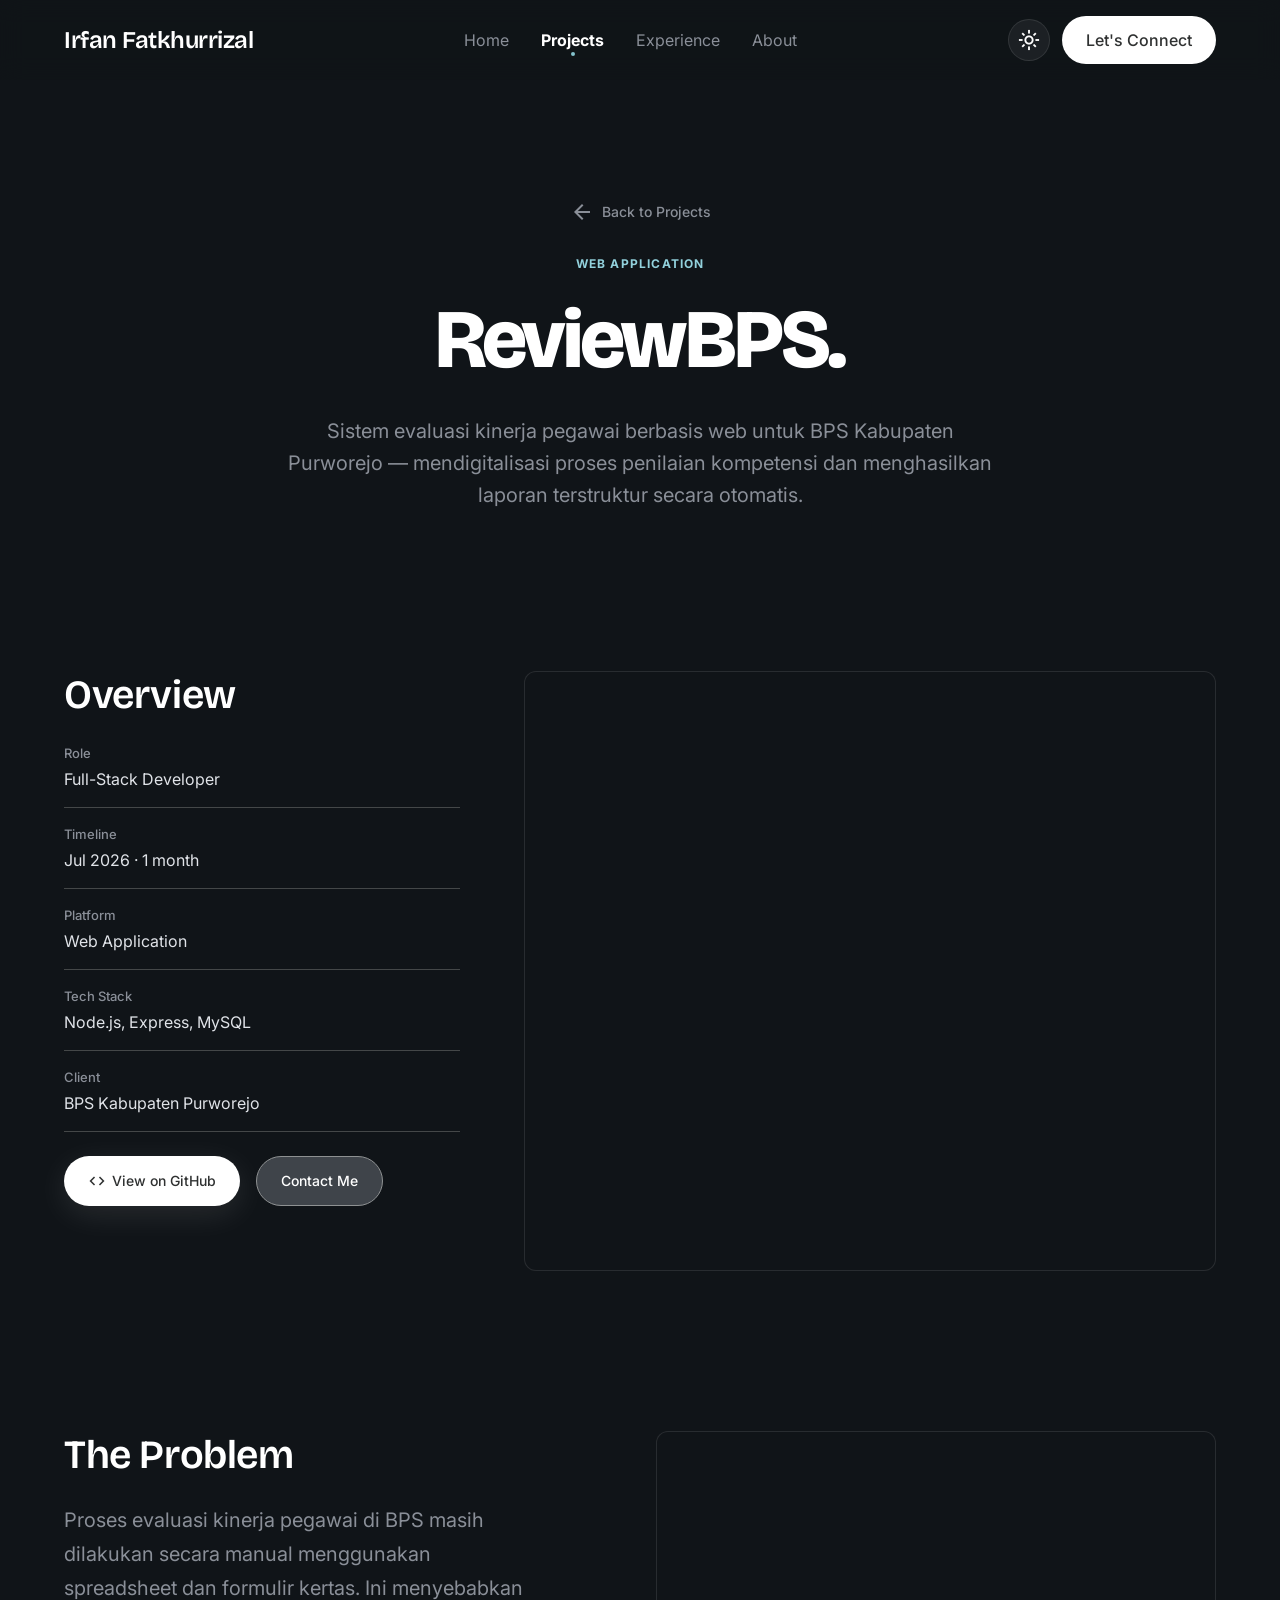
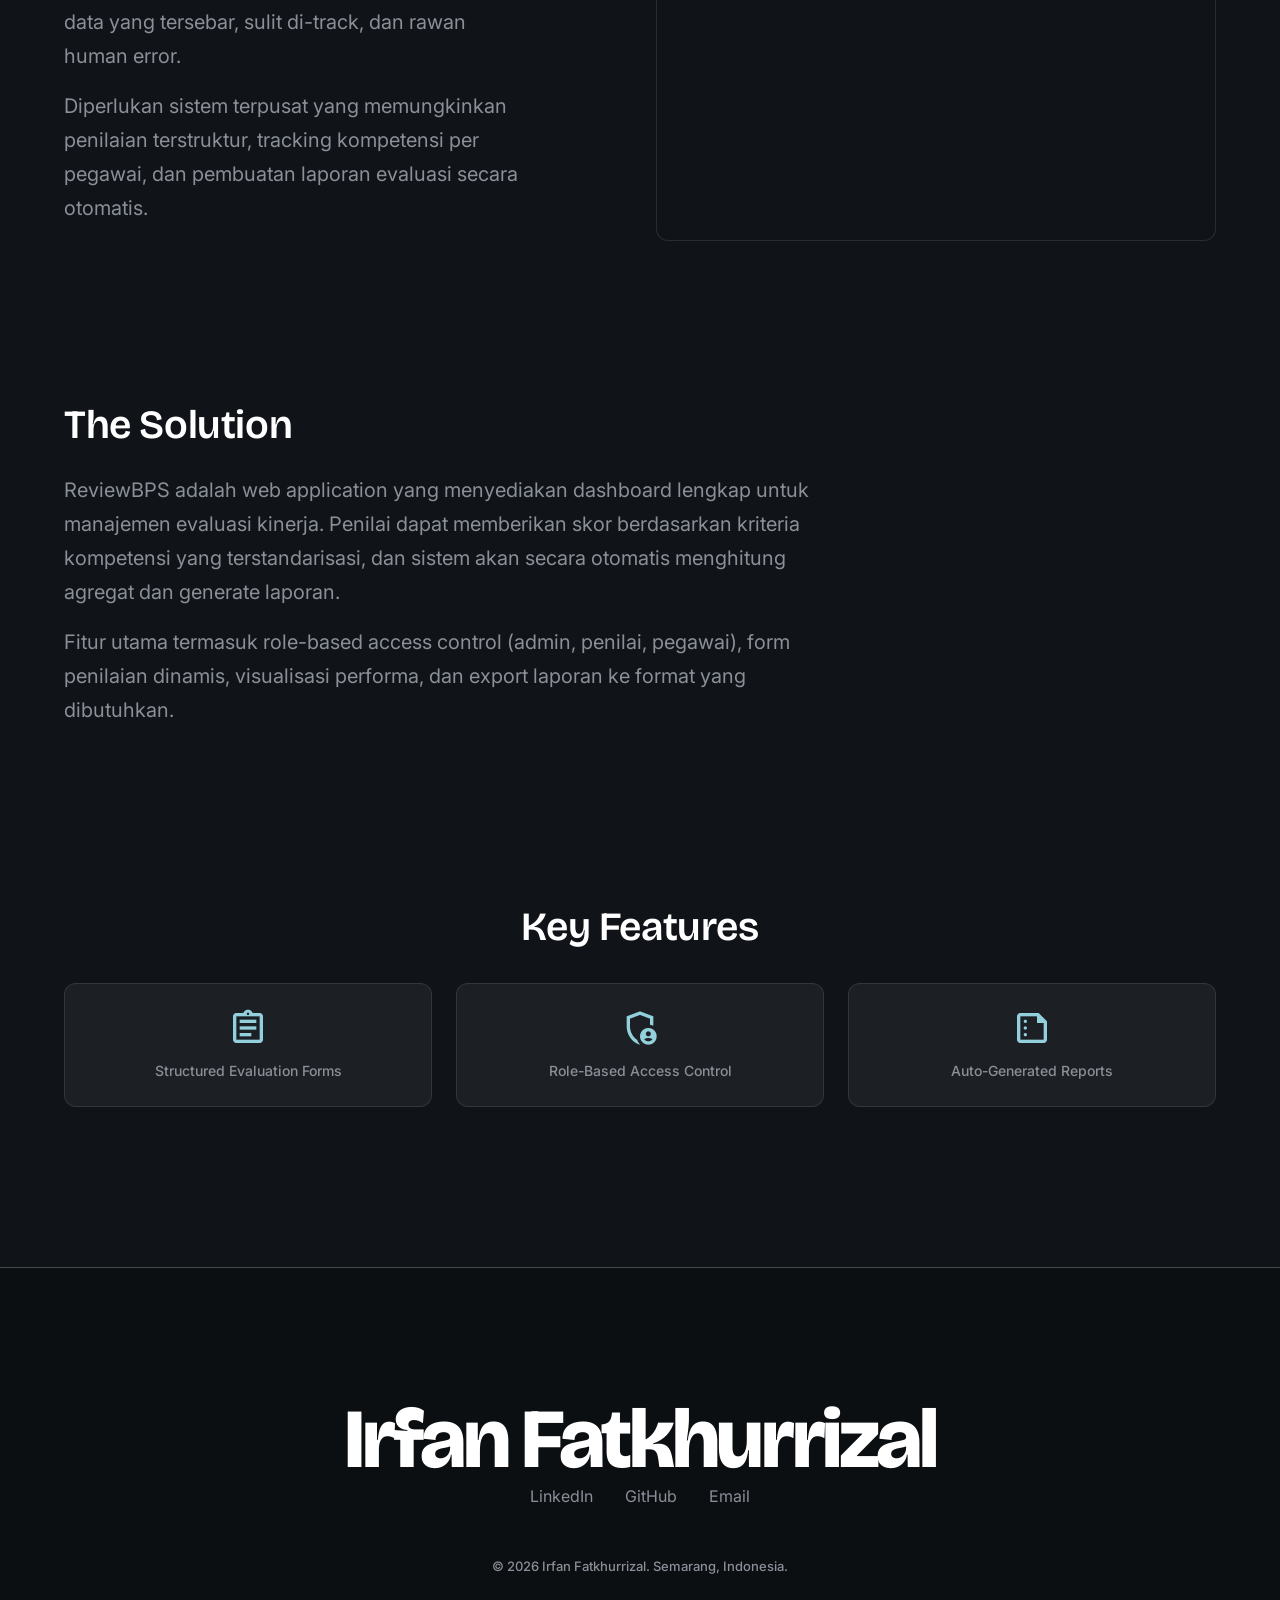
<file: project-reviewbps.html>
<!DOCTYPE html>
<html lang="en">
<head>
  <meta charset="utf-8"/>
  <meta name="viewport" content="width=device-width, initial-scale=1.0"/>
  <title>ReviewBPS — Sistem Evaluasi Kinerja | Irfan Fatkhurrizal</title>
  <meta name="description" content="ReviewBPS — Sistem evaluasi kinerja pegawai berbasis web untuk BPS, mendigitalisasi proses penilaian kompetensi."/>
  <link rel="icon" type="image/jpeg" href="favicon.jpg"/>
  
  <!-- Preconnect & Parallel Font Loading -->
  <link rel="preconnect" href="https://fonts.googleapis.com"/>
  <link rel="preconnect" href="https://fonts.gstatic.com" crossorigin/>
  <link href="https://fonts.googleapis.com/css2?family=Bricolage+Grotesque:opsz,wght@12..96,200..800&family=Inter:wght@300;400;500;600;700&display=swap" rel="stylesheet"/>
  <link href="https://fonts.googleapis.com/css2?family=Material+Symbols+Outlined:wght,FILL@100..700,0..1&display=swap" rel="stylesheet"/>

  <!-- Open Graph & Social Preview -->
  <meta property="og:type" content="article"/>
  <meta property="og:title" content="ReviewBPS — Sistem Evaluasi Kinerja | Irfan Fatkhurrizal"/>
  <meta property="og:description" content="Web-based employee performance evaluation system for BPS."/>
  <meta property="og:image" content="profile.jpg"/>

  <!-- Twitter Card -->
  <meta name="twitter:card" content="summary_large_image"/>
  <meta name="twitter:title" content="ReviewBPS — Sistem Evaluasi Kinerja | Irfan Fatkhurrizal"/>
  <meta name="twitter:description" content="Web-based employee performance evaluation system for BPS."/>
  <meta name="twitter:image" content="profile.jpg"/>

  <link rel="stylesheet" href="style.css"/>
</head>
<body>

  <!-- ═══ Navigation ═══ -->
  <nav class="navbar" id="navbar">
    <div class="navbar__inner">
      <a class="navbar__logo" href="index.html">Irfan Fatkhurrizal</a>
      <div class="navbar__links">
        <a class="navbar__link" href="index.html">Home</a>
        <a class="navbar__link active" href="index.html#projects">Projects</a>
        <a class="navbar__link" href="index.html#experience">Experience</a>
        <a class="navbar__link" href="index.html#about">About</a>
      </div>
      <div class="navbar__actions">
        <button class="theme-toggle" id="theme-toggle" aria-label="Toggle theme" title="Toggle theme">
          <span class="material-symbols-outlined theme-toggle__icon">light_mode</span>
        </button>
        <a class="navbar__cta" href="index.html#contact">Let's Connect</a>
        <button class="navbar__mobile-toggle" aria-label="Open menu">
          <span class="material-symbols-outlined">menu</span>
        </button>
      </div>
    </div>
  </nav>

  <!-- ═══ Mobile Menu ═══ -->
  <div class="mobile-menu" id="mobile-menu">
    <button class="mobile-menu__close" aria-label="Close menu">
      <span class="material-symbols-outlined">close</span>
    </button>
    <a class="mobile-menu__link" href="index.html">Home</a>
    <a class="mobile-menu__link" href="index.html#projects">Projects</a>
    <a class="mobile-menu__link" href="index.html#experience">Experience</a>
    <a class="mobile-menu__link" href="index.html#about">About</a>
    <div style="margin-top: 16px;">
      <button class="theme-toggle" aria-label="Toggle theme" title="Toggle theme">
        <span class="material-symbols-outlined theme-toggle__icon">light_mode</span>
      </button>
    </div>
  </div>

  <!-- ═══ Main Content ═══ -->
  <main>
    <section class="case-hero container">
      <a class="back-link reveal" href="index.html#projects">
        <span class="material-symbols-outlined">arrow_back</span>
        Back to Projects
      </a>
      <span class="case-hero__category text-label-caps reveal">Web Application</span>
      <h1 class="case-hero__title text-display-lg-mobile reveal reveal-delay-1">ReviewBPS.</h1>
      <p class="case-hero__subtitle text-body-lg reveal reveal-delay-2">
        Sistem evaluasi kinerja pegawai berbasis web untuk BPS Kabupaten Purworejo — mendigitalisasi proses penilaian kompetensi dan menghasilkan laporan terstruktur secara otomatis.
      </p>
    </section>

    <section class="case-overview container">
      <div class="case-overview__grid">
        <div class="reveal">
          <h2 class="case-overview__meta-title text-headline-md">Overview</h2>
          <ul class="case-overview__meta-list">
            <li class="case-overview__meta-item">
              <span class="case-overview__meta-label text-mono-label">Role</span>
              <span class="case-overview__meta-value text-body-md">Full-Stack Developer</span>
            </li>
            <li class="case-overview__meta-item">
              <span class="case-overview__meta-label text-mono-label">Timeline</span>
              <span class="case-overview__meta-value text-body-md">Jul 2026 · 1 month</span>
            </li>
            <li class="case-overview__meta-item">
              <span class="case-overview__meta-label text-mono-label">Platform</span>
              <span class="case-overview__meta-value text-body-md">Web Application</span>
            </li>
            <li class="case-overview__meta-item">
              <span class="case-overview__meta-label text-mono-label">Tech Stack</span>
              <span class="case-overview__meta-value text-body-md">Node.js, Express, MySQL</span>
            </li>
            <li class="case-overview__meta-item">
              <span class="case-overview__meta-label text-mono-label">Client</span>
              <span class="case-overview__meta-value text-body-md">BPS Kabupaten Purworejo</span>
            </li>
          </ul>
          <div style="display: flex; gap: 16px; margin-top: 24px; flex-wrap: wrap;">
            <a class="btn btn--primary" href="https://github.com/farformbath" target="_blank" rel="noopener noreferrer" style="padding: 12px 24px; font-size: 14px;">
              <span class="material-symbols-outlined" style="font-size: 18px; margin-right: 6px;">code</span>
              View on GitHub
            </a>
            <a class="btn btn--outline" href="index.html#contact" style="padding: 12px 24px; font-size: 14px;">
              Contact Me
            </a>
          </div>
        </div>
        <div class="reveal reveal-delay-1">
          <div class="case-overview__hero-image" style="background-image: url('https://lh3.googleusercontent.com/aida-public/[base64]')"></div>
        </div>
      </div>
    </section>

    <section class="case-section container">
      <div class="case-section__grid">
        <div class="case-section__content reveal">
          <h2 class="case-section__title text-headline-md">The Problem</h2>
          <p class="case-section__text text-body-lg">
            Proses evaluasi kinerja pegawai di BPS masih dilakukan secara manual menggunakan spreadsheet dan formulir kertas. Ini menyebabkan data yang tersebar, sulit di-track, dan rawan human error.
          </p>
          <p class="case-section__text text-body-lg">
            Diperlukan sistem terpusat yang memungkinkan penilaian terstruktur, tracking kompetensi per pegawai, dan pembuatan laporan evaluasi secara otomatis.
          </p>
        </div>
        <div class="case-section__image reveal reveal-delay-1" style="background-image: url('https://lh3.googleusercontent.com/aida-public/[base64]')">
        </div>
      </div>
    </section>

    <section class="case-section container">
      <div class="case-section__grid">
        <div class="case-section__content case-section__content--wide reveal">
          <h2 class="case-section__title text-headline-md">The Solution</h2>
          <p class="case-section__text text-body-lg">
            ReviewBPS adalah web application yang menyediakan dashboard lengkap untuk manajemen evaluasi kinerja. Penilai dapat memberikan skor berdasarkan kriteria kompetensi yang terstandarisasi, dan sistem akan secara otomatis menghitung agregat dan generate laporan.
          </p>
          <p class="case-section__text text-body-lg">
            Fitur utama termasuk role-based access control (admin, penilai, pegawai), form penilaian dinamis, visualisasi performa, dan export laporan ke format yang dibutuhkan.
          </p>
        </div>
      </div>
    </section>

    <section class="case-section container">
      <div class="reveal">
        <h2 class="case-section__title text-headline-md" style="text-align: center;">Key Features</h2>
        <div class="metrics">
          <div class="metric">
            <span class="metric__value" style="font-size: 32px;">
              <span class="material-symbols-outlined" style="font-size: 40px; color: var(--secondary);">assignment</span>
            </span>
            <span class="metric__label text-mono-label">Structured Evaluation Forms</span>
          </div>
          <div class="metric">
            <span class="metric__value" style="font-size: 32px;">
              <span class="material-symbols-outlined" style="font-size: 40px; color: var(--secondary);">admin_panel_settings</span>
            </span>
            <span class="metric__label text-mono-label">Role-Based Access Control</span>
          </div>
          <div class="metric">
            <span class="metric__value" style="font-size: 32px;">
              <span class="material-symbols-outlined" style="font-size: 40px; color: var(--secondary);">summarize</span>
            </span>
            <span class="metric__label text-mono-label">Auto-Generated Reports</span>
          </div>
        </div>
      </div>
    </section>

  </main>

  <footer class="footer">
    <div class="footer__inner">
      <div class="footer__brand">Irfan Fatkhurrizal</div>
      <div class="footer__social">
        <a class="footer__social-link" href="https://www.linkedin.com/in/irfan-fatkhurrizal-444149339/" target="_blank" rel="noopener noreferrer">LinkedIn</a>
        <a class="footer__social-link" href="https://github.com/farformbath" target="_blank" rel="noopener noreferrer">GitHub</a>
        <a class="footer__social-link" href="mailto:irfaannnnr@gmail.com">Email</a>
      </div>
      <div class="footer__copyright text-mono-label">© 2026 Irfan Fatkhurrizal. Semarang, Indonesia.</div>
    </div>
  </footer>

  <script src="main.js"></script>
</body>
</html>
</file>
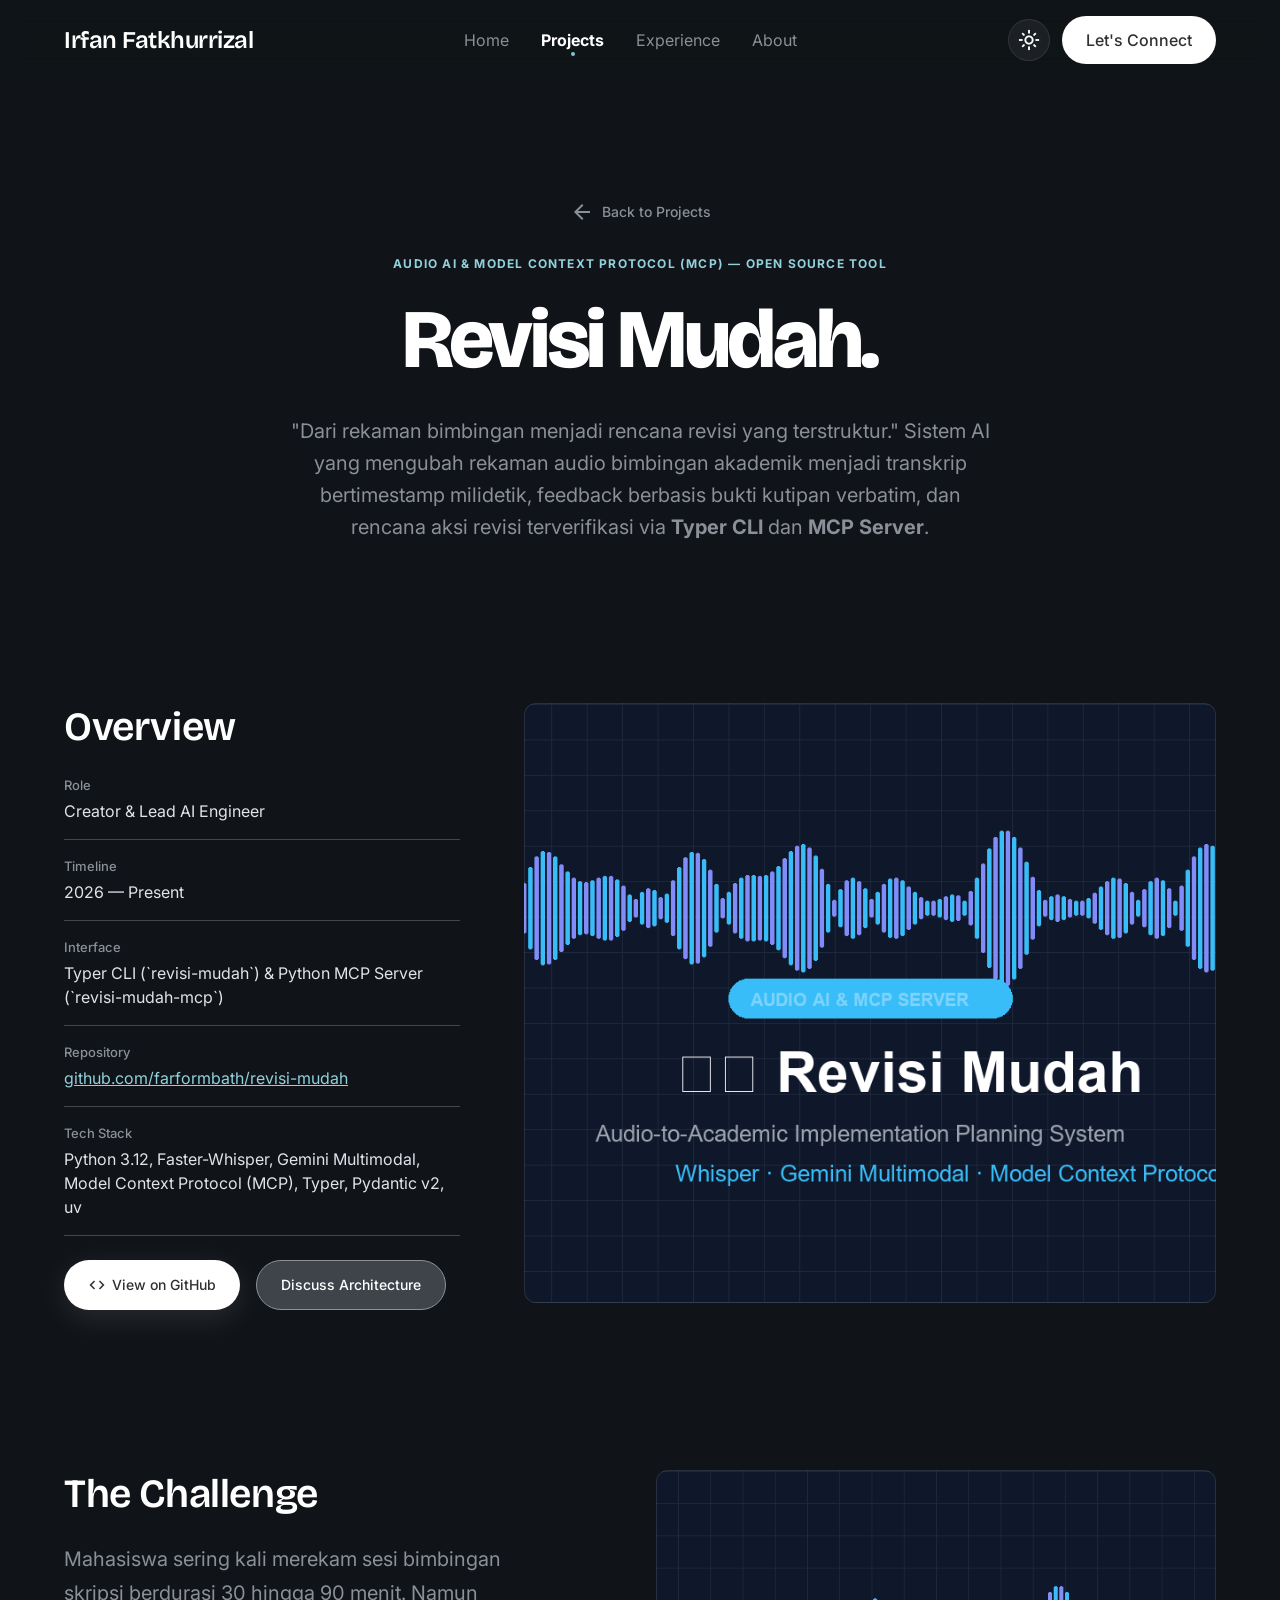
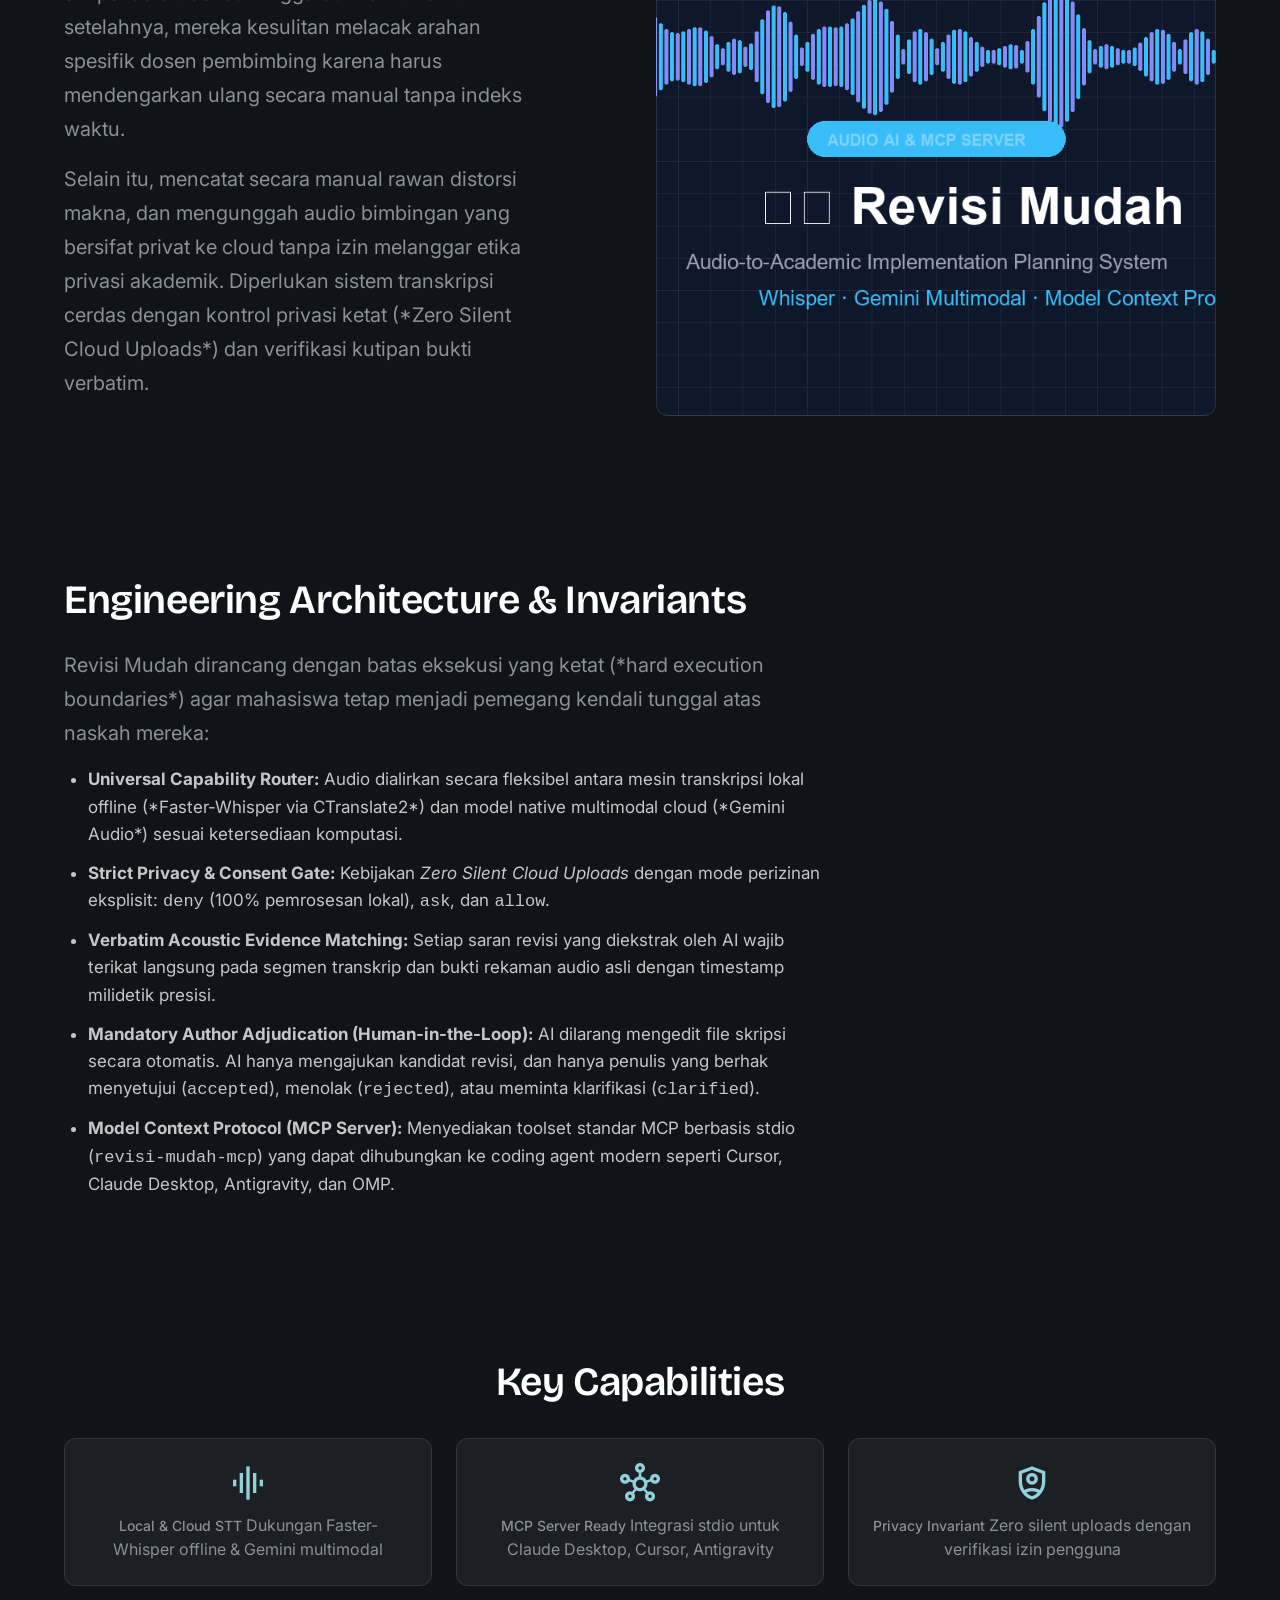
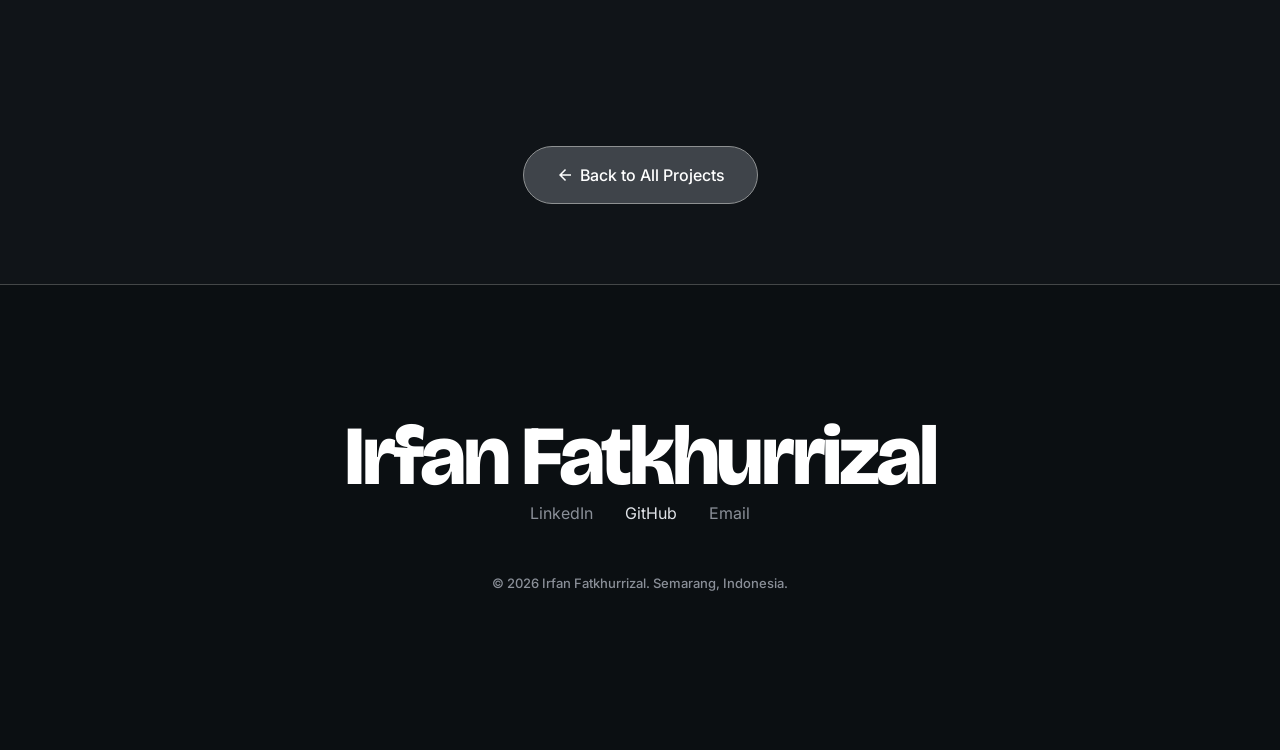
<file: project-revisimudah.html>
<!DOCTYPE html>
<html lang="en">
<head>
  <meta charset="utf-8"/>
  <meta name="viewport" content="width=device-width, initial-scale=1.0"/>
  <title>Revisi Mudah — Audio-to-Academic Planning System | Irfan Fatkhurrizal</title>
  <meta name="description" content="Revisi Mudah — Sistem AI pengubah rekaman audio bimbingan akademik menjadi transkrip bertimestamp, feedback berbasis bukti, dan rencana implementasi revisi terstruktur via CLI & MCP Server."/>
  <link rel="icon" type="image/jpeg" href="favicon.jpg"/>
  
  <link rel="preconnect" href="https://fonts.googleapis.com"/>
  <link rel="preconnect" href="https://fonts.gstatic.com" crossorigin/>
  <link href="https://fonts.googleapis.com/css2?family=Bricolage+Grotesque:opsz,wght@12..96,200..800&family=Inter:wght@300;400;500;600;700&display=swap" rel="stylesheet"/>
  <link href="https://fonts.googleapis.com/css2?family=Material+Symbols+Outlined:wght,FILL@100..700,0..1&display=swap" rel="stylesheet"/>

  <meta property="og:type" content="article"/>
  <meta property="og:title" content="Revisi Mudah — Audio-to-Academic Planning System | Irfan Fatkhurrizal"/>
  <meta property="og:description" content="Audio-to-Academic Implementation Planning System with Local Whisper, Gemini Multimodal, and Model Context Protocol (MCP)."/>
  <meta property="og:image" content="revisimudah-banner.png"/>

  <link rel="stylesheet" href="style.css"/>
</head>
<body>

  <!-- Navigation -->
  <nav class="navbar" id="navbar">
    <div class="navbar__inner">
      <a class="navbar__logo" href="index.html">Irfan Fatkhurrizal</a>
      <div class="navbar__links">
        <a class="navbar__link" href="index.html">Home</a>
        <a class="navbar__link active" href="index.html#projects">Projects</a>
        <a class="navbar__link" href="index.html#experience">Experience</a>
        <a class="navbar__link" href="index.html#about">About</a>
      </div>
      <div class="navbar__actions">
        <button class="theme-toggle" id="theme-toggle" aria-label="Toggle theme" title="Toggle theme">
          <span class="material-symbols-outlined theme-toggle__icon">light_mode</span>
        </button>
        <a class="navbar__cta" href="index.html#contact">Let's Connect</a>
        <button class="navbar__mobile-toggle" aria-label="Open menu">
          <span class="material-symbols-outlined">menu</span>
        </button>
      </div>
    </div>
  </nav>

  <!-- Mobile Menu -->
  <div class="mobile-menu" id="mobile-menu">
    <button class="mobile-menu__close" aria-label="Close menu">
      <span class="material-symbols-outlined">close</span>
    </button>
    <a class="mobile-menu__link" href="index.html">Home</a>
    <a class="mobile-menu__link" href="index.html#projects">Projects</a>
    <a class="mobile-menu__link" href="index.html#experience">Experience</a>
    <a class="mobile-menu__link" href="index.html#about">About</a>
    <div style="margin-top: 16px;">
      <button class="theme-toggle" aria-label="Toggle theme" title="Toggle theme">
        <span class="material-symbols-outlined theme-toggle__icon">light_mode</span>
      </button>
    </div>
  </div>

  <!-- Main Content -->
  <main>
    <!-- Case Study Hero -->
    <section class="case-hero container">
      <a class="back-link reveal" href="index.html#projects">
        <span class="material-symbols-outlined">arrow_back</span>
        Back to Projects
      </a>
      <span class="case-hero__category text-label-caps reveal">Audio AI &amp; Model Context Protocol (MCP) — Open Source Tool</span>
      <h1 class="case-hero__title text-display-lg-mobile reveal reveal-delay-1">Revisi Mudah.</h1>
      <p class="case-hero__subtitle text-body-lg reveal reveal-delay-2">
        "Dari rekaman bimbingan menjadi rencana revisi yang terstruktur." Sistem AI yang mengubah rekaman audio bimbingan akademik menjadi transkrip bertimestamp milidetik, feedback berbasis bukti kutipan verbatim, dan rencana aksi revisi terverifikasi via <strong>Typer CLI</strong> dan <strong>MCP Server</strong>.
      </p>
    </section>

    <!-- Project Overview -->
    <section class="case-overview container">
      <div class="case-overview__grid">
        <div class="reveal">
          <h2 class="case-overview__meta-title text-headline-md">Overview</h2>
          <ul class="case-overview__meta-list">
            <li class="case-overview__meta-item">
              <span class="case-overview__meta-label text-mono-label">Role</span>
              <span class="case-overview__meta-value text-body-md">Creator &amp; Lead AI Engineer</span>
            </li>
            <li class="case-overview__meta-item">
              <span class="case-overview__meta-label text-mono-label">Timeline</span>
              <span class="case-overview__meta-value text-body-md">2026 — Present</span>
            </li>
            <li class="case-overview__meta-item">
              <span class="case-overview__meta-label text-mono-label">Interface</span>
              <span class="case-overview__meta-value text-body-md">Typer CLI (`revisi-mudah`) &amp; Python MCP Server (`revisi-mudah-mcp`)</span>
            </li>
            <li class="case-overview__meta-item">
              <span class="case-overview__meta-label text-mono-label">Repository</span>
              <span class="case-overview__meta-value text-body-md">
                <a href="https://github.com/farformbath/revisi-mudah" target="_blank" rel="noopener noreferrer" style="color: var(--secondary); text-decoration: underline;">github.com/farformbath/revisi-mudah</a>
              </span>
            </li>
            <li class="case-overview__meta-item">
              <span class="case-overview__meta-label text-mono-label">Tech Stack</span>
              <span class="case-overview__meta-value text-body-md">Python 3.12, Faster-Whisper, Gemini Multimodal, Model Context Protocol (MCP), Typer, Pydantic v2, uv</span>
            </li>
          </ul>
          <div style="display: flex; gap: 16px; margin-top: 24px; flex-wrap: wrap;">
            <a class="btn btn--primary" href="https://github.com/farformbath/revisi-mudah" target="_blank" rel="noopener noreferrer" style="padding: 12px 24px; font-size: 14px;">
              <span class="material-symbols-outlined" style="font-size: 18px; margin-right: 6px;">code</span>
              View on GitHub
            </a>
            <a class="btn btn--outline" href="index.html#contact" style="padding: 12px 24px; font-size: 14px;">
              Discuss Architecture
            </a>
          </div>
        </div>
        <div class="reveal reveal-delay-1">
          <div class="case-overview__hero-image" style="background-image: url('revisimudah-banner.png'); background-position: center;"></div>
        </div>
      </div>
    </section>

    <!-- Problem & Context -->
    <section class="case-section container">
      <div class="case-section__grid">
        <div class="case-section__content reveal">
          <h2 class="case-section__title text-headline-md">The Challenge</h2>
          <p class="case-section__text text-body-lg">
            Mahasiswa sering kali merekam sesi bimbingan skripsi berdurasi 30 hingga 90 menit. Namun setelahnya, mereka kesulitan melacak arahan spesifik dosen pembimbing karena harus mendengarkan ulang secara manual tanpa indeks waktu.
          </p>
          <p class="case-section__text text-body-lg">
            Selain itu, mencatat secara manual rawan distorsi makna, dan mengunggah audio bimbingan yang bersifat privat ke cloud tanpa izin melanggar etika privasi akademik. Diperlukan sistem transkripsi cerdas dengan kontrol privasi ketat (*Zero Silent Cloud Uploads*) dan verifikasi kutipan bukti verbatim.
          </p>
        </div>
        <div class="case-section__image reveal reveal-delay-1" style="background-image: url('revisimudah-banner.png');">
        </div>
      </div>
    </section>

    <!-- Approach & Architecture -->
    <section class="case-section container">
      <div class="case-section__grid">
        <div class="case-section__content case-section__content--wide reveal">
          <h2 class="case-section__title text-headline-md">Engineering Architecture &amp; Invariants</h2>
          <p class="case-section__text text-body-lg">
            Revisi Mudah dirancang dengan batas eksekusi yang ketat (*hard execution boundaries*) agar mahasiswa tetap menjadi pemegang kendali tunggal atas naskah mereka:
          </p>
          <ul style="list-style-type: disc; padding-left: 24px; margin-top: 12px; display: flex; flex-direction: column; gap: 12px; color: var(--on-surface-variant); font-size: 17px; line-height: 1.6;">
            <li><strong>Universal Capability Router:</strong> Audio dialirkan secara fleksibel antara mesin transkripsi lokal offline (*Faster-Whisper via CTranslate2*) dan model native multimodal cloud (*Gemini Audio*) sesuai ketersediaan komputasi.</li>
            <li><strong>Strict Privacy &amp; Consent Gate:</strong> Kebijakan <em>Zero Silent Cloud Uploads</em> dengan mode perizinan eksplisit: <code>deny</code> (100% pemrosesan lokal), <code>ask</code>, dan <code>allow</code>.</li>
            <li><strong>Verbatim Acoustic Evidence Matching:</strong> Setiap saran revisi yang diekstrak oleh AI wajib terikat langsung pada segmen transkrip dan bukti rekaman audio asli dengan timestamp milidetik presisi.</li>
            <li><strong>Mandatory Author Adjudication (Human-in-the-Loop):</strong> AI dilarang mengedit file skripsi secara otomatis. AI hanya mengajukan kandidat revisi, dan hanya penulis yang berhak menyetujui (<code>accepted</code>), menolak (<code>rejected</code>), atau meminta klarifikasi (<code>clarified</code>).</li>
            <li><strong>Model Context Protocol (MCP Server):</strong> Menyediakan toolset standar MCP berbasis stdio (<code>revisi-mudah-mcp</code>) yang dapat dihubungkan ke coding agent modern seperti Cursor, Claude Desktop, Antigravity, dan OMP.</li>
          </ul>
        </div>
      </div>
    </section>

    <!-- Key Highlights -->
    <section class="case-section container">
      <div class="reveal">
        <h2 class="case-section__title text-headline-md" style="text-align: center;">Key Capabilities</h2>
        <div class="metrics">
          <div class="metric">
            <span class="metric__value" style="font-size: 32px;">
              <span class="material-symbols-outlined" style="font-size: 40px; color: var(--secondary);">graphic_eq</span>
            </span>
            <span class="metric__label text-mono-label">Local &amp; Cloud STT</span>
            <span class="text-body-md" style="color: var(--text-muted); margin-top: 8px;">Dukungan Faster-Whisper offline &amp; Gemini multimodal</span>
          </div>
          <div class="metric">
            <span class="metric__value" style="font-size: 32px;">
              <span class="material-symbols-outlined" style="font-size: 40px; color: var(--secondary);">hub</span>
            </span>
            <span class="metric__label text-mono-label">MCP Server Ready</span>
            <span class="text-body-md" style="color: var(--text-muted); margin-top: 8px;">Integrasi stdio untuk Claude Desktop, Cursor, Antigravity</span>
          </div>
          <div class="metric">
            <span class="metric__value" style="font-size: 32px;">
              <span class="material-symbols-outlined" style="font-size: 40px; color: var(--secondary);">shield_person</span>
            </span>
            <span class="metric__label text-mono-label">Privacy Invariant</span>
            <span class="text-body-md" style="color: var(--text-muted); margin-top: 8px;">Zero silent uploads dengan verifikasi izin pengguna</span>
          </div>
        </div>
      </div>
    </section>

    <!-- Bottom Navigation -->
    <section class="container" style="padding-bottom: 80px; text-align: center;">
      <a class="btn btn--outline" href="index.html#projects">
        <span class="material-symbols-outlined" style="font-size: 18px; margin-right: 6px;">arrow_back</span>
        Back to All Projects
      </a>
    </section>
  </main>

  <!-- Footer -->
  <footer class="footer" id="footer">
    <div class="footer__inner">
      <div class="footer__brand">Irfan Fatkhurrizal</div>
      <div class="footer__social">
        <a class="footer__social-link" href="https://www.linkedin.com/in/irfan-fatkhurrizal-444149339/" target="_blank" rel="noopener noreferrer">LinkedIn</a>
        <a class="footer__social-link" href="https://github.com/farformbath" target="_blank" rel="noopener noreferrer" style="color: inherit;">GitHub</a>
        <a class="footer__social-link" href="mailto:irfaannnnr@gmail.com">Email</a>
      </div>
      <div class="footer__copyright text-mono-label">
        © 2026 Irfan Fatkhurrizal. Semarang, Indonesia.
      </div>
    </div>
  </footer>

  <script src="main.js"></script>
</body>
</html>
</file>
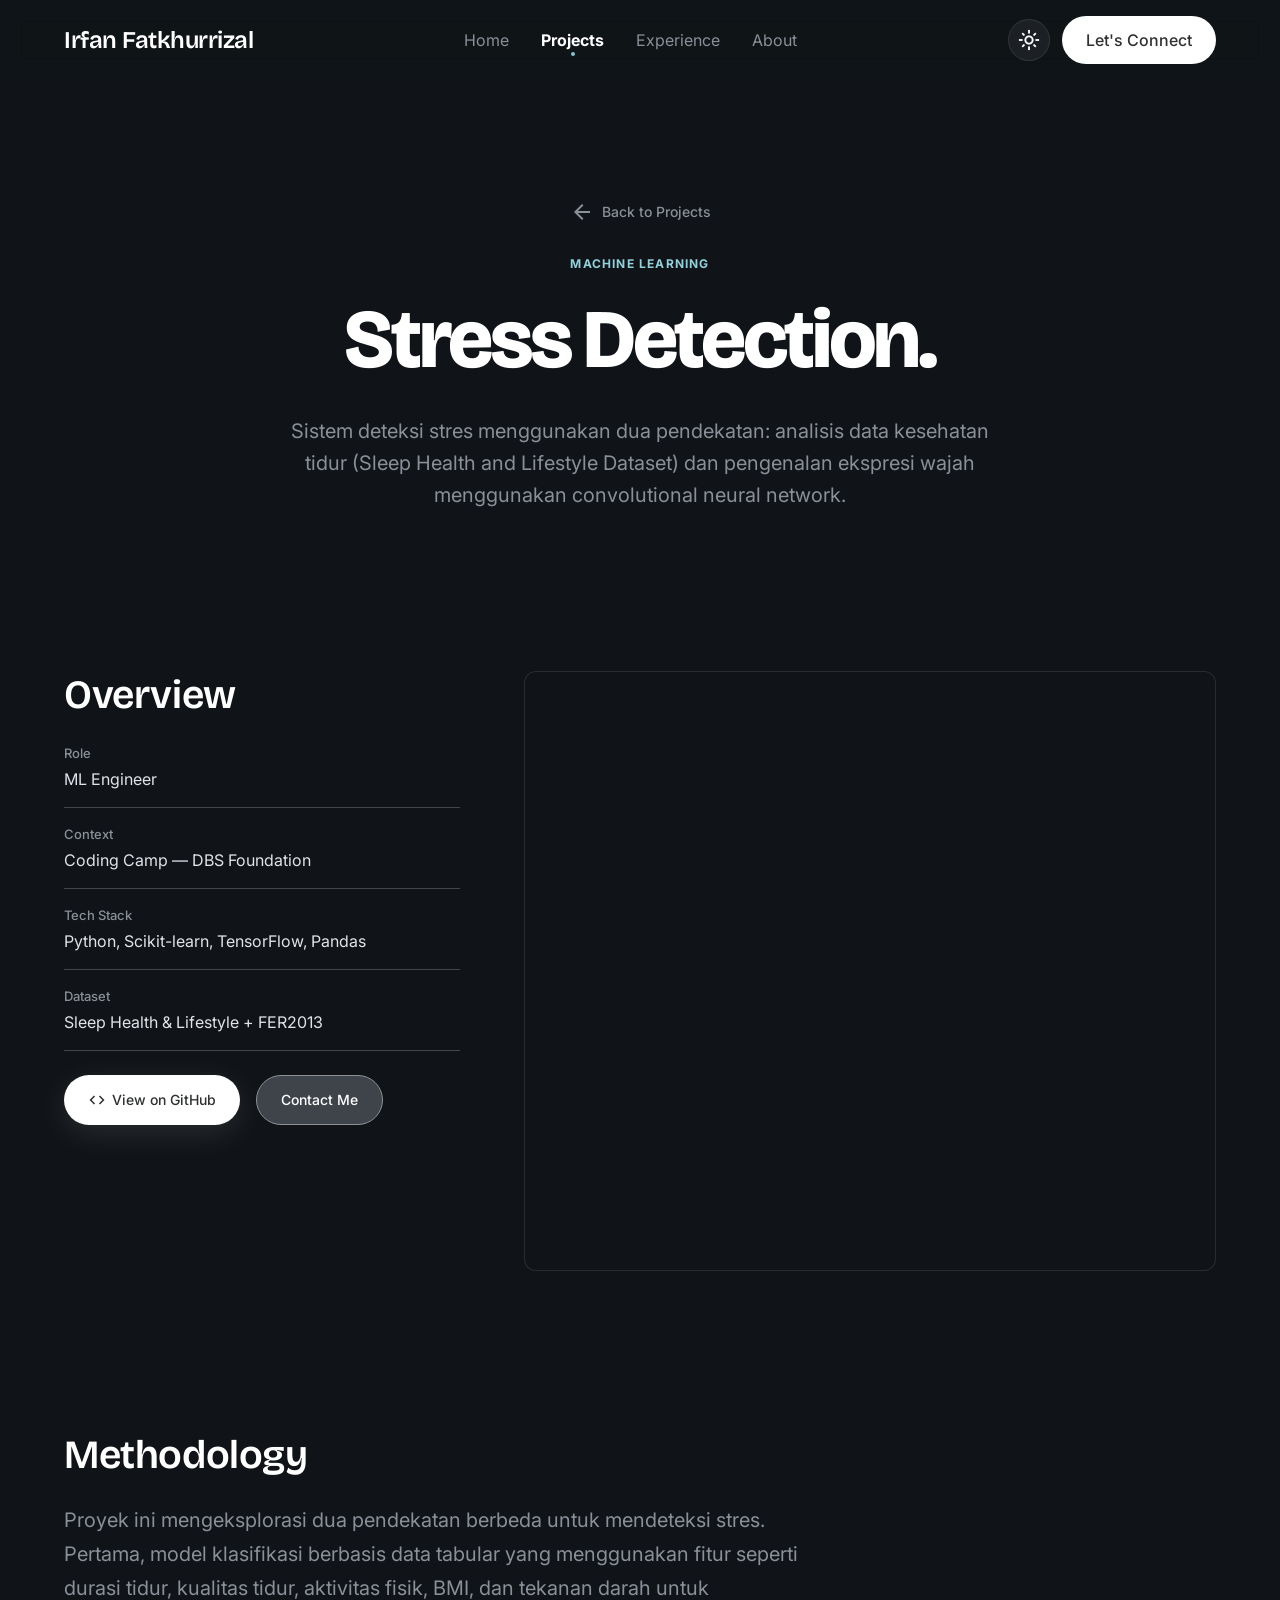
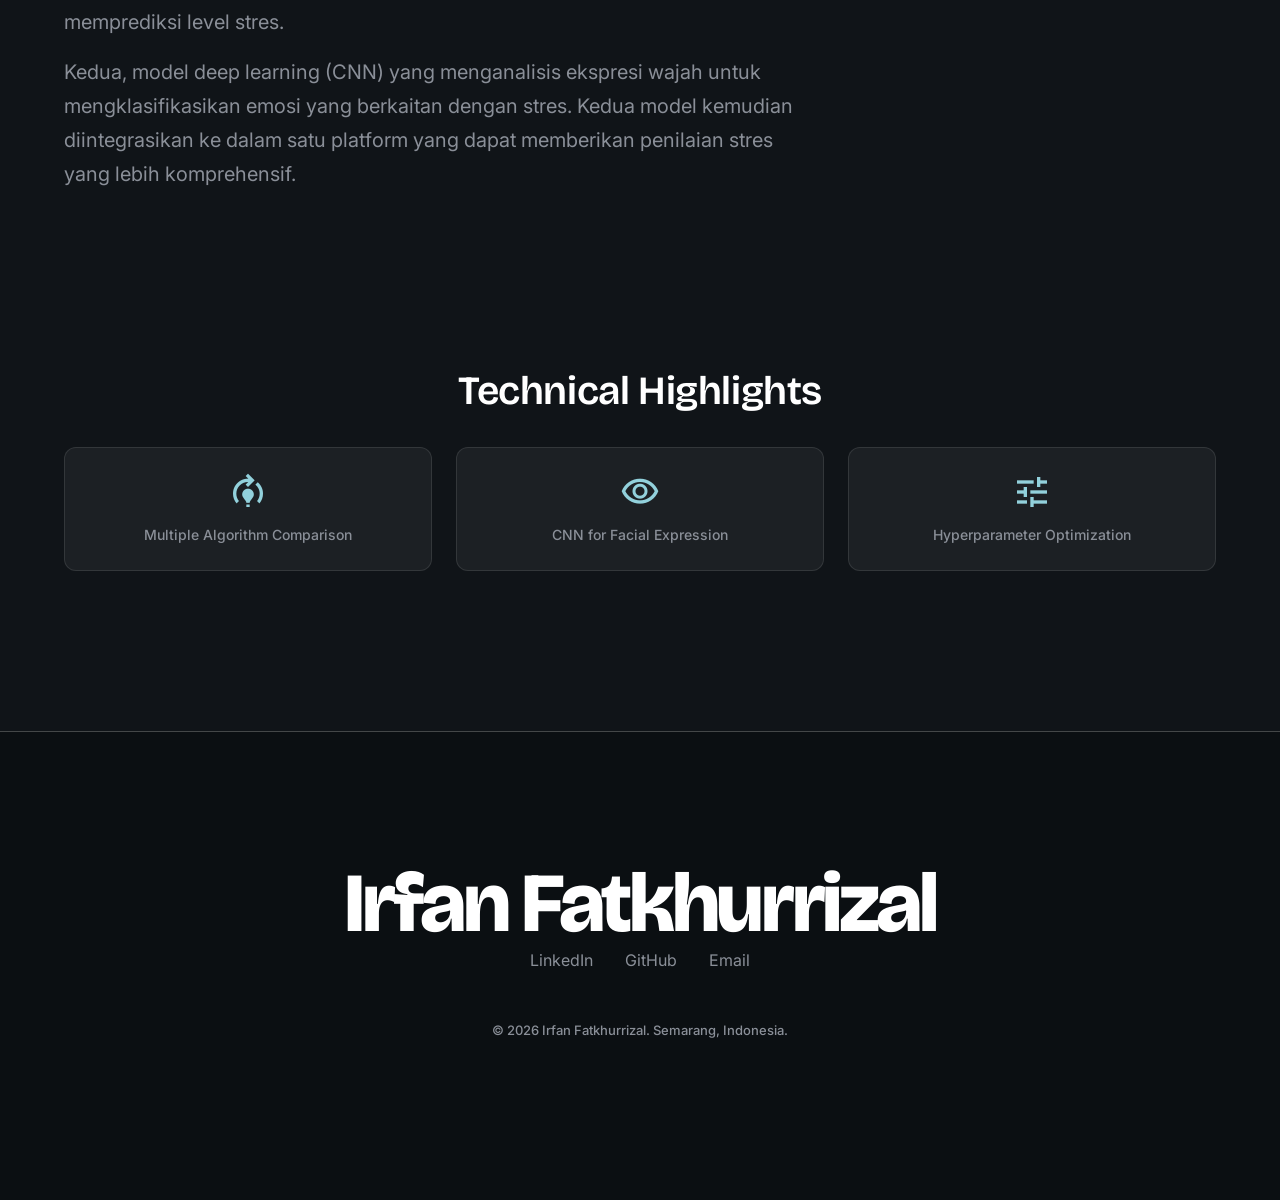
<file: project-stress-detection.html>
<!DOCTYPE html>
<html lang="en">
<head>
  <meta charset="utf-8"/>
  <meta name="viewport" content="width=device-width, initial-scale=1.0"/>
  <title>Stress Detection System — Machine Learning | Irfan Fatkhurrizal</title>
  <meta name="description" content="Stress Detection System menggunakan data kesehatan tidur dan pengenalan ekspresi wajah dengan machine learning."/>
  <link rel="icon" type="image/jpeg" href="favicon.jpg"/>
  
  <!-- Preconnect & Parallel Font Loading -->
  <link rel="preconnect" href="https://fonts.googleapis.com"/>
  <link rel="preconnect" href="https://fonts.gstatic.com" crossorigin/>
  <link href="https://fonts.googleapis.com/css2?family=Bricolage+Grotesque:opsz,wght@12..96,200..800&family=Inter:wght@300;400;500;600;700&display=swap" rel="stylesheet"/>
  <link href="https://fonts.googleapis.com/css2?family=Material+Symbols+Outlined:wght,FILL@100..700,0..1&display=swap" rel="stylesheet"/>

  <!-- Open Graph & Social Preview -->
  <meta property="og:type" content="article"/>
  <meta property="og:title" content="Stress Detection System — Machine Learning | Irfan Fatkhurrizal"/>
  <meta property="og:description" content="Stress detection using sleep health lifestyle data and facial expression recognition."/>
  <meta property="og:image" content="profile.jpg"/>

  <!-- Twitter Card -->
  <meta name="twitter:card" content="summary_large_image"/>
  <meta name="twitter:title" content="Stress Detection System — Machine Learning | Irfan Fatkhurrizal"/>
  <meta name="twitter:description" content="Stress detection using sleep health lifestyle data and facial expression recognition."/>
  <meta name="twitter:image" content="profile.jpg"/>

  <link rel="stylesheet" href="style.css"/>
</head>
<body>

  <!-- ═══ Navigation ═══ -->
  <nav class="navbar" id="navbar">
    <div class="navbar__inner">
      <a class="navbar__logo" href="index.html">Irfan Fatkhurrizal</a>
      <div class="navbar__links">
        <a class="navbar__link" href="index.html">Home</a>
        <a class="navbar__link active" href="index.html#projects">Projects</a>
        <a class="navbar__link" href="index.html#experience">Experience</a>
        <a class="navbar__link" href="index.html#about">About</a>
      </div>
      <div class="navbar__actions">
        <button class="theme-toggle" id="theme-toggle" aria-label="Toggle theme" title="Toggle theme">
          <span class="material-symbols-outlined theme-toggle__icon">light_mode</span>
        </button>
        <a class="navbar__cta" href="index.html#contact">Let's Connect</a>
        <button class="navbar__mobile-toggle" aria-label="Open menu">
          <span class="material-symbols-outlined">menu</span>
        </button>
      </div>
    </div>
  </nav>

  <div class="mobile-menu" id="mobile-menu">
    <button class="mobile-menu__close" aria-label="Close menu">
      <span class="material-symbols-outlined">close</span>
    </button>
    <a class="mobile-menu__link" href="index.html">Home</a>
    <a class="mobile-menu__link" href="index.html#projects">Projects</a>
    <a class="mobile-menu__link" href="index.html#experience">Experience</a>
    <a class="mobile-menu__link" href="index.html#about">About</a>
    <div style="margin-top: 16px;">
      <button class="theme-toggle" aria-label="Toggle theme" title="Toggle theme">
        <span class="material-symbols-outlined theme-toggle__icon">light_mode</span>
      </button>
    </div>
  </div>

  <main>
    <section class="case-hero container">
      <a class="back-link reveal" href="index.html#projects">
        <span class="material-symbols-outlined">arrow_back</span>
        Back to Projects
      </a>
      <span class="case-hero__category text-label-caps reveal">Machine Learning</span>
      <h1 class="case-hero__title text-display-lg-mobile reveal reveal-delay-1">Stress Detection.</h1>
      <p class="case-hero__subtitle text-body-lg reveal reveal-delay-2">
        Sistem deteksi stres menggunakan dua pendekatan: analisis data kesehatan tidur (Sleep Health and Lifestyle Dataset) dan pengenalan ekspresi wajah menggunakan convolutional neural network.
      </p>
    </section>

    <section class="case-overview container">
      <div class="case-overview__grid">
        <div class="reveal">
          <h2 class="case-overview__meta-title text-headline-md">Overview</h2>
          <ul class="case-overview__meta-list">
            <li class="case-overview__meta-item">
              <span class="case-overview__meta-label text-mono-label">Role</span>
              <span class="case-overview__meta-value text-body-md">ML Engineer</span>
            </li>
            <li class="case-overview__meta-item">
              <span class="case-overview__meta-label text-mono-label">Context</span>
              <span class="case-overview__meta-value text-body-md">Coding Camp — DBS Foundation</span>
            </li>
            <li class="case-overview__meta-item">
              <span class="case-overview__meta-label text-mono-label">Tech Stack</span>
              <span class="case-overview__meta-value text-body-md">Python, Scikit-learn, TensorFlow, Pandas</span>
            </li>
            <li class="case-overview__meta-item">
              <span class="case-overview__meta-label text-mono-label">Dataset</span>
              <span class="case-overview__meta-value text-body-md">Sleep Health &amp; Lifestyle + FER2013</span>
            </li>
          </ul>
          <div style="display: flex; gap: 16px; margin-top: 24px; flex-wrap: wrap;">
            <a class="btn btn--primary" href="https://github.com/farformbath" target="_blank" rel="noopener noreferrer" style="padding: 12px 24px; font-size: 14px;">
              <span class="material-symbols-outlined" style="font-size: 18px; margin-right: 6px;">code</span>
              View on GitHub
            </a>
            <a class="btn btn--outline" href="index.html#contact" style="padding: 12px 24px; font-size: 14px;">
              Contact Me
            </a>
          </div>
        </div>
        <div class="reveal reveal-delay-1">
          <div class="case-overview__hero-image" style="background-image: url('https://lh3.googleusercontent.com/aida-public/[base64]')"></div>
        </div>
      </div>
    </section>

    <section class="case-section container">
      <div class="case-section__grid">
        <div class="case-section__content case-section__content--wide reveal">
          <h2 class="case-section__title text-headline-md">Methodology</h2>
          <p class="case-section__text text-body-lg">
            Proyek ini mengeksplorasi dua pendekatan berbeda untuk mendeteksi stres. Pertama, model klasifikasi berbasis data tabular yang menggunakan fitur seperti durasi tidur, kualitas tidur, aktivitas fisik, BMI, dan tekanan darah untuk memprediksi level stres.
          </p>
          <p class="case-section__text text-body-lg">
            Kedua, model deep learning (CNN) yang menganalisis ekspresi wajah untuk mengklasifikasikan emosi yang berkaitan dengan stres. Kedua model kemudian diintegrasikan ke dalam satu platform yang dapat memberikan penilaian stres yang lebih komprehensif.
          </p>
        </div>
      </div>
    </section>

    <section class="case-section container">
      <div class="reveal">
        <h2 class="case-section__title text-headline-md" style="text-align: center;">Technical Highlights</h2>
        <div class="metrics">
          <div class="metric">
            <span class="metric__value" style="font-size: 32px;">
              <span class="material-symbols-outlined" style="font-size: 40px; color: var(--secondary);">model_training</span>
            </span>
            <span class="metric__label text-mono-label">Multiple Algorithm Comparison</span>
          </div>
          <div class="metric">
            <span class="metric__value" style="font-size: 32px;">
              <span class="material-symbols-outlined" style="font-size: 40px; color: var(--secondary);">visibility</span>
            </span>
            <span class="metric__label text-mono-label">CNN for Facial Expression</span>
          </div>
          <div class="metric">
            <span class="metric__value" style="font-size: 32px;">
              <span class="material-symbols-outlined" style="font-size: 40px; color: var(--secondary);">tune</span>
            </span>
            <span class="metric__label text-mono-label">Hyperparameter Optimization</span>
          </div>
        </div>
      </div>
    </section>

  </main>

  <footer class="footer">
    <div class="footer__inner">
      <div class="footer__brand">Irfan Fatkhurrizal</div>
      <div class="footer__social">
        <a class="footer__social-link" href="https://www.linkedin.com/in/irfan-fatkhurrizal-444149339/" target="_blank" rel="noopener noreferrer">LinkedIn</a>
        <a class="footer__social-link" href="https://github.com/farformbath" target="_blank" rel="noopener noreferrer">GitHub</a>
        <a class="footer__social-link" href="mailto:irfaannnnr@gmail.com">Email</a>
      </div>
      <div class="footer__copyright text-mono-label">© 2026 Irfan Fatkhurrizal. Semarang, Indonesia.</div>
    </div>
  </footer>

  <script src="main.js"></script>
</body>
</html>
</file>
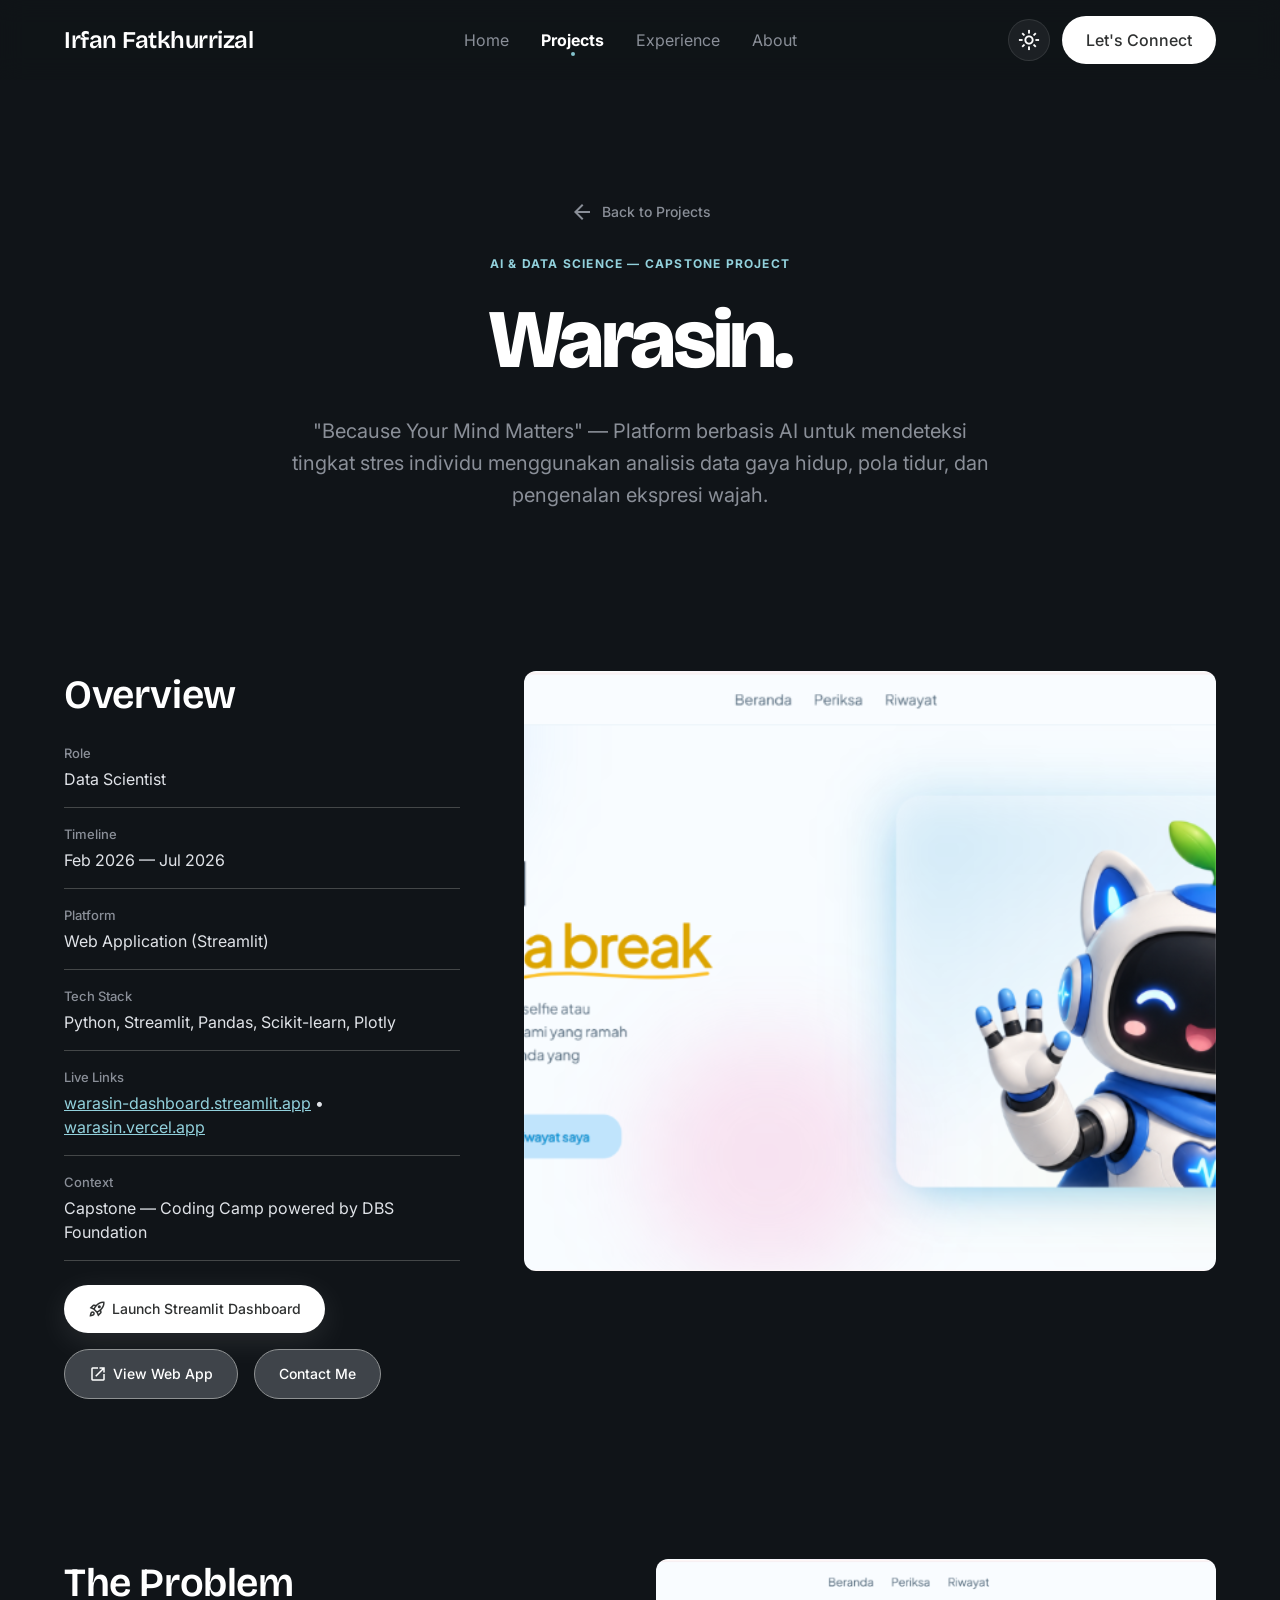
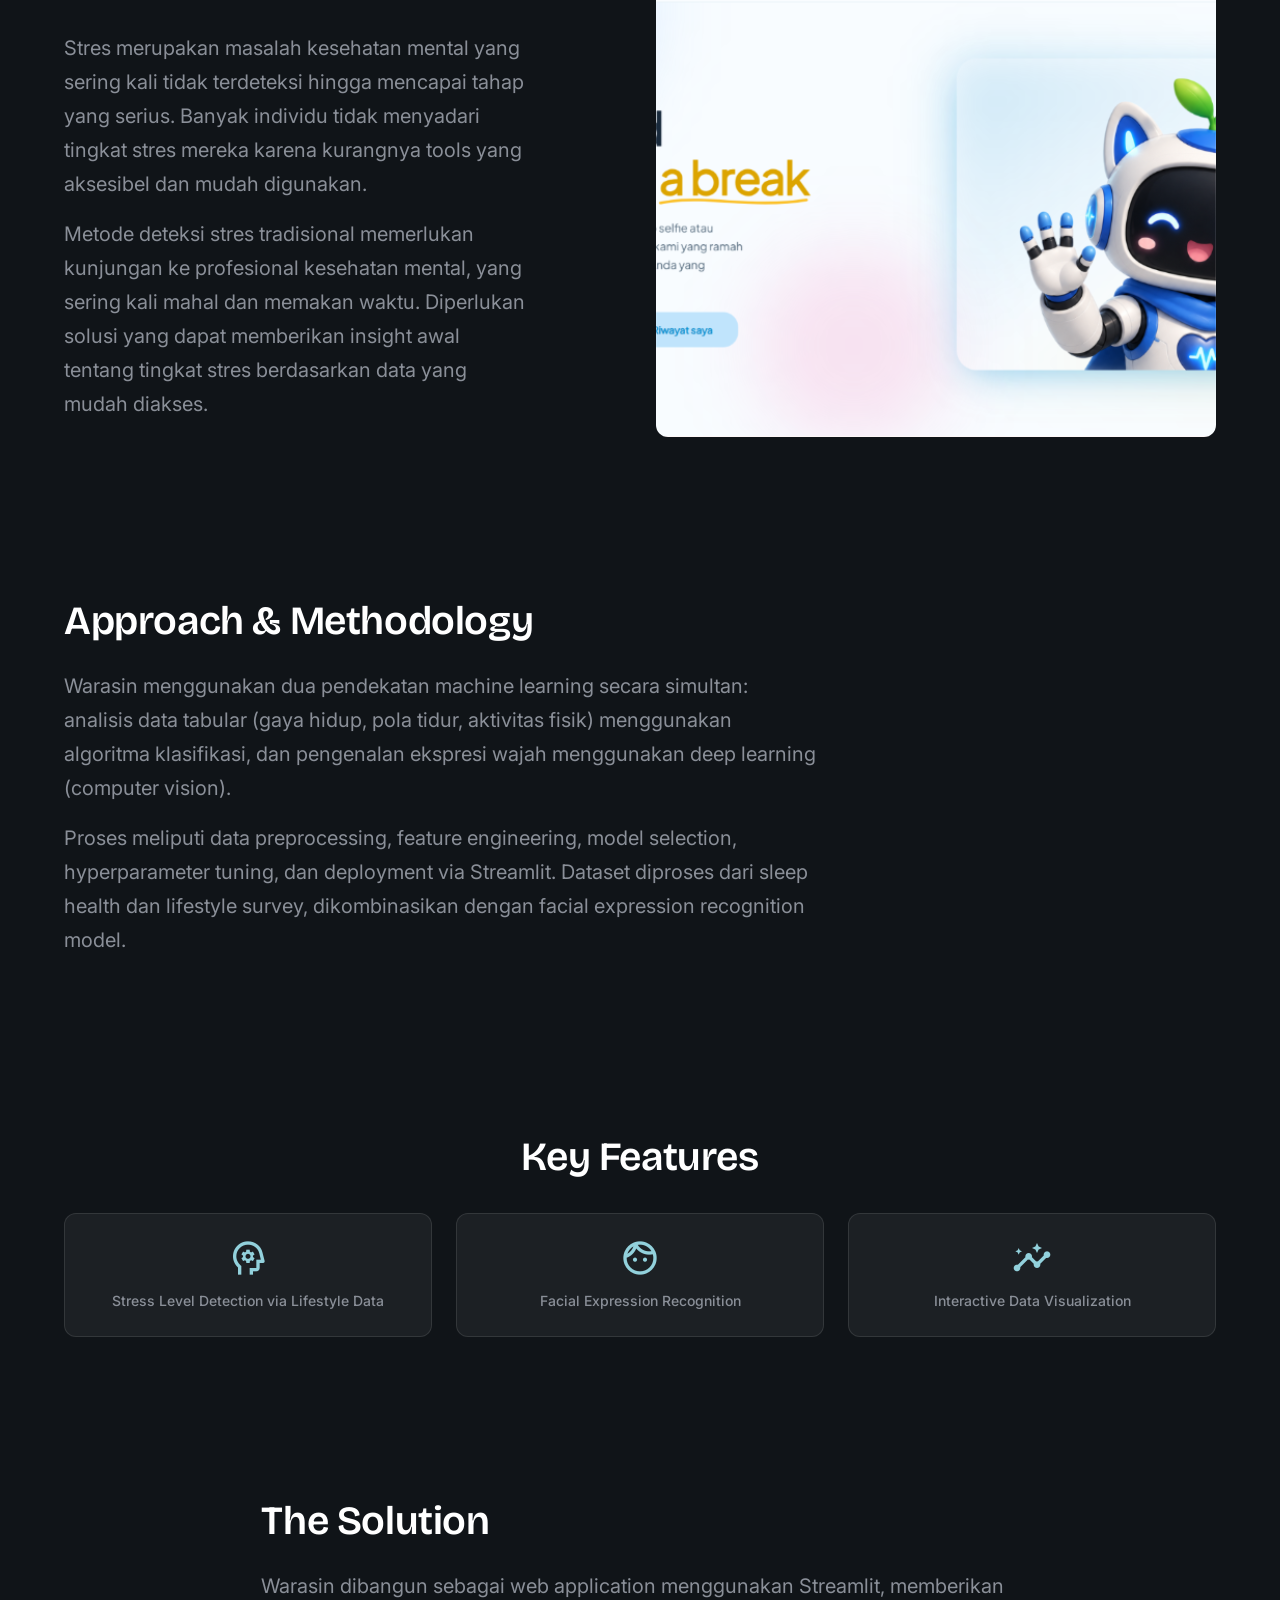
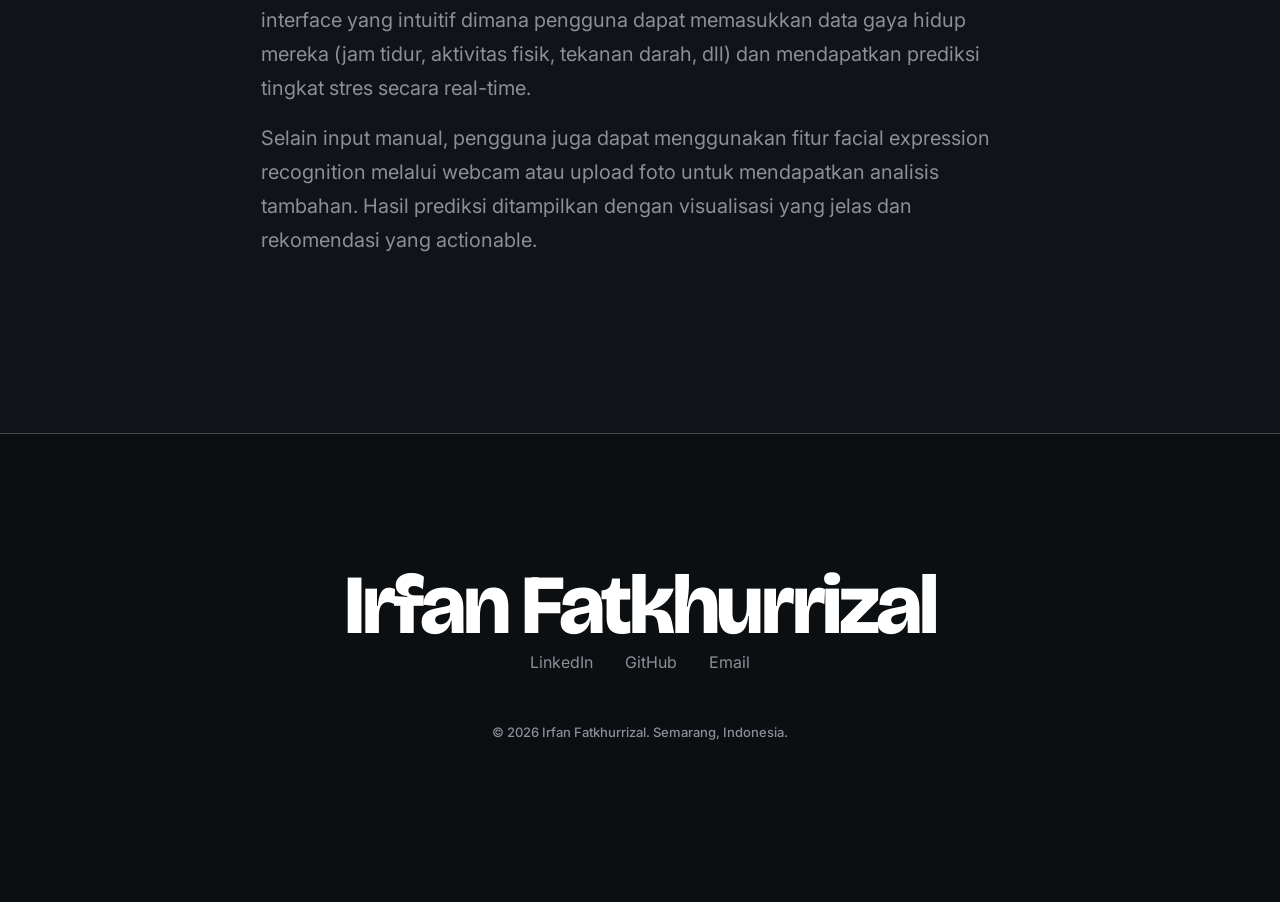
<file: project-warasin.html>
<!DOCTYPE html>
<html lang="en">
<head>
  <meta charset="utf-8"/>
  <meta name="viewport" content="width=device-width, initial-scale=1.0"/>
  <title>Warasin — Because Your Mind Matters | Irfan Fatkhurrizal</title>
  <meta name="description" content="Warasin — Platform berbasis AI untuk mendeteksi tingkat stres individu menggunakan data science berbasis gaya hidup dan pola tidur."/>
  <link rel="icon" type="image/jpeg" href="favicon.jpg"/>
  
  <!-- Preconnect & Parallel Font Loading -->
  <link rel="preconnect" href="https://fonts.googleapis.com"/>
  <link rel="preconnect" href="https://fonts.gstatic.com" crossorigin/>
  <link href="https://fonts.googleapis.com/css2?family=Bricolage+Grotesque:opsz,wght@12..96,200..800&family=Inter:wght@300;400;500;600;700&display=swap" rel="stylesheet"/>
  <link href="https://fonts.googleapis.com/css2?family=Material+Symbols+Outlined:wght,FILL@100..700,0..1&display=swap" rel="stylesheet"/>

  <!-- Open Graph & Social Preview -->
  <meta property="og:type" content="article"/>
  <meta property="og:title" content="Warasin — Because Your Mind Matters | Irfan Fatkhurrizal"/>
  <meta property="og:description" content="AI platform to detect stress levels using lifestyle patterns and facial expressions."/>
  <meta property="og:image" content="warasin.png"/>

  <!-- Twitter Card -->
  <meta name="twitter:card" content="summary_large_image"/>
  <meta name="twitter:title" content="Warasin — Because Your Mind Matters | Irfan Fatkhurrizal"/>
  <meta name="twitter:description" content="AI platform to detect stress levels using lifestyle patterns and facial expressions."/>
  <meta name="twitter:image" content="warasin.png"/>

  <link rel="stylesheet" href="style.css"/>
</head>
<body>

  <!-- ═══ Navigation ═══ -->
  <nav class="navbar" id="navbar">
    <div class="navbar__inner">
      <a class="navbar__logo" href="index.html">Irfan Fatkhurrizal</a>
      <div class="navbar__links">
        <a class="navbar__link" href="index.html">Home</a>
        <a class="navbar__link active" href="index.html#projects">Projects</a>
        <a class="navbar__link" href="index.html#experience">Experience</a>
        <a class="navbar__link" href="index.html#about">About</a>
      </div>
      <div class="navbar__actions">
        <button class="theme-toggle" id="theme-toggle" aria-label="Toggle theme" title="Toggle theme">
          <span class="material-symbols-outlined theme-toggle__icon">light_mode</span>
        </button>
        <a class="navbar__cta" href="index.html#contact">Let's Connect</a>
        <button class="navbar__mobile-toggle" aria-label="Open menu">
          <span class="material-symbols-outlined">menu</span>
        </button>
      </div>
    </div>
  </nav>

  <!-- ═══ Mobile Menu ═══ -->
  <div class="mobile-menu" id="mobile-menu">
    <button class="mobile-menu__close" aria-label="Close menu">
      <span class="material-symbols-outlined">close</span>
    </button>
    <a class="mobile-menu__link" href="index.html">Home</a>
    <a class="mobile-menu__link" href="index.html#projects">Projects</a>
    <a class="mobile-menu__link" href="index.html#experience">Experience</a>
    <a class="mobile-menu__link" href="index.html#about">About</a>
    <div style="margin-top: 16px;">
      <button class="theme-toggle" aria-label="Toggle theme" title="Toggle theme">
        <span class="material-symbols-outlined theme-toggle__icon">light_mode</span>
      </button>
    </div>
  </div>

  <!-- ═══ Main Content ═══ -->
  <main>
    <!-- ── Case Study Hero ── -->
    <section class="case-hero container">
      <a class="back-link reveal" href="index.html#projects">
        <span class="material-symbols-outlined">arrow_back</span>
        Back to Projects
      </a>
      <span class="case-hero__category text-label-caps reveal">AI &amp; Data Science — Capstone Project</span>
      <h1 class="case-hero__title text-display-lg-mobile reveal reveal-delay-1">Warasin.</h1>
      <p class="case-hero__subtitle text-body-lg reveal reveal-delay-2">
        "Because Your Mind Matters" — Platform berbasis AI untuk mendeteksi tingkat stres individu menggunakan analisis data gaya hidup, pola tidur, dan pengenalan ekspresi wajah.
      </p>
    </section>

    <!-- ── Project Overview ── -->
    <section class="case-overview container">
      <div class="case-overview__grid">
        <div class="reveal">
          <h2 class="case-overview__meta-title text-headline-md">Overview</h2>
          <ul class="case-overview__meta-list">
            <li class="case-overview__meta-item">
              <span class="case-overview__meta-label text-mono-label">Role</span>
              <span class="case-overview__meta-value text-body-md">Data Scientist</span>
            </li>
            <li class="case-overview__meta-item">
              <span class="case-overview__meta-label text-mono-label">Timeline</span>
              <span class="case-overview__meta-value text-body-md">Feb 2026 — Jul 2026</span>
            </li>
            <li class="case-overview__meta-item">
              <span class="case-overview__meta-label text-mono-label">Platform</span>
              <span class="case-overview__meta-value text-body-md">Web Application (Streamlit)</span>
            </li>
            <li class="case-overview__meta-item">
              <span class="case-overview__meta-label text-mono-label">Tech Stack</span>
              <span class="case-overview__meta-value text-body-md">Python, Streamlit, Pandas, Scikit-learn, Plotly</span>
            <li class="case-overview__meta-item">
              <span class="case-overview__meta-label text-mono-label">Live Links</span>
              <span class="case-overview__meta-value text-body-md">
                <a href="https://warasin-dashboard.streamlit.app/" target="_blank" rel="noopener noreferrer" style="color: var(--secondary); text-decoration: underline;">warasin-dashboard.streamlit.app</a> &bull;
                <a href="https://warasin.vercel.app/" target="_blank" rel="noopener noreferrer" style="color: var(--secondary); text-decoration: underline;">warasin.vercel.app</a>
              </span>
            </li>
            <li class="case-overview__meta-item">
              <span class="case-overview__meta-label text-mono-label">Context</span>
              <span class="case-overview__meta-value text-body-md">Capstone — Coding Camp powered by DBS Foundation</span>
            </li>
          </ul>
          <div style="display: flex; gap: 16px; margin-top: 24px; flex-wrap: wrap;">
            <a class="btn btn--primary" href="https://warasin-dashboard.streamlit.app/" target="_blank" rel="noopener noreferrer" style="padding: 12px 24px; font-size: 14px;">
              <span class="material-symbols-outlined" style="font-size: 18px; margin-right: 6px;">rocket_launch</span>
              Launch Streamlit Dashboard
            </a>
            <a class="btn btn--outline" href="https://warasin.vercel.app/" target="_blank" rel="noopener noreferrer" style="padding: 12px 24px; font-size: 14px;">
              <span class="material-symbols-outlined" style="font-size: 18px; margin-right: 6px;">open_in_new</span>
              View Web App
            </a>
            <a class="btn btn--outline" href="index.html#contact" style="padding: 12px 24px; font-size: 14px;">
              Contact Me
            </a>
          </div>
        </div>
        <div class="reveal reveal-delay-1">
          <div class="case-overview__hero-image" style="background-image: url('warasin.png')"></div>
        </div>
      </div>
    </section>

    <!-- ── Problem ── -->
    <section class="case-section container">
      <div class="case-section__grid">
        <div class="case-section__content reveal">
          <h2 class="case-section__title text-headline-md">The Problem</h2>
          <p class="case-section__text text-body-lg">
            Stres merupakan masalah kesehatan mental yang sering kali tidak terdeteksi hingga mencapai tahap yang serius. Banyak individu tidak menyadari tingkat stres mereka karena kurangnya tools yang aksesibel dan mudah digunakan.
          </p>
          <p class="case-section__text text-body-lg">
            Metode deteksi stres tradisional memerlukan kunjungan ke profesional kesehatan mental, yang sering kali mahal dan memakan waktu. Diperlukan solusi yang dapat memberikan insight awal tentang tingkat stres berdasarkan data yang mudah diakses.
          </p>
        </div>
        <div class="case-section__image reveal reveal-delay-1" style="background-image: url('warasin.png')">
        </div>
      </div>
    </section>

    <!-- ── Approach ── -->
    <section class="case-section container">
      <div class="case-section__grid">
        <div class="case-section__content case-section__content--wide reveal">
          <h2 class="case-section__title text-headline-md">Approach &amp; Methodology</h2>
          <p class="case-section__text text-body-lg">
            Warasin menggunakan dua pendekatan machine learning secara simultan: analisis data tabular (gaya hidup, pola tidur, aktivitas fisik) menggunakan algoritma klasifikasi, dan pengenalan ekspresi wajah menggunakan deep learning (computer vision).
          </p>
          <p class="case-section__text text-body-lg">
            Proses meliputi data preprocessing, feature engineering, model selection, hyperparameter tuning, dan deployment via Streamlit. Dataset diproses dari sleep health dan lifestyle survey, dikombinasikan dengan facial expression recognition model.
          </p>
        </div>
      </div>
    </section>

    <!-- ── Key Features ── -->
    <section class="case-section container">
      <div class="reveal">
        <h2 class="case-section__title text-headline-md" style="text-align: center;">Key Features</h2>
        <div class="metrics">
          <div class="metric">
            <span class="metric__value" style="font-size: 32px;">
              <span class="material-symbols-outlined" style="font-size: 40px; color: var(--secondary);">psychology</span>
            </span>
            <span class="metric__label text-mono-label">Stress Level Detection via Lifestyle Data</span>
          </div>
          <div class="metric">
            <span class="metric__value" style="font-size: 32px;">
              <span class="material-symbols-outlined" style="font-size: 40px; color: var(--secondary);">face</span>
            </span>
            <span class="metric__label text-mono-label">Facial Expression Recognition</span>
          </div>
          <div class="metric">
            <span class="metric__value" style="font-size: 32px;">
              <span class="material-symbols-outlined" style="font-size: 40px; color: var(--secondary);">insights</span>
            </span>
            <span class="metric__label text-mono-label">Interactive Data Visualization</span>
          </div>
        </div>
      </div>
    </section>

    <!-- ── Solution ── -->
    <section class="case-section container">
      <div class="case-section__grid">
        <div class="case-section__content case-section__content--offset reveal">
          <h2 class="case-section__title text-headline-md">The Solution</h2>
          <p class="case-section__text text-body-lg">
            Warasin dibangun sebagai web application menggunakan Streamlit, memberikan interface yang intuitif dimana pengguna dapat memasukkan data gaya hidup mereka (jam tidur, aktivitas fisik, tekanan darah, dll) dan mendapatkan prediksi tingkat stres secara real-time.
          </p>
          <p class="case-section__text text-body-lg">
            Selain input manual, pengguna juga dapat menggunakan fitur facial expression recognition melalui webcam atau upload foto untuk mendapatkan analisis tambahan. Hasil prediksi ditampilkan dengan visualisasi yang jelas dan rekomendasi yang actionable.
          </p>
        </div>
      </div>
    </section>

  </main>

  <!-- ═══ Footer ═══ -->
  <footer class="footer">
    <div class="footer__inner">
      <div class="footer__brand">Irfan Fatkhurrizal</div>
      <div class="footer__social">
        <a class="footer__social-link" href="https://www.linkedin.com/in/irfan-fatkhurrizal-444149339/" target="_blank" rel="noopener noreferrer">LinkedIn</a>
        <a class="footer__social-link" href="https://github.com/farformbath" target="_blank" rel="noopener noreferrer">GitHub</a>
        <a class="footer__social-link" href="mailto:irfaannnnr@gmail.com">Email</a>
      </div>
      <div class="footer__copyright text-mono-label">
        © 2026 Irfan Fatkhurrizal. Semarang, Indonesia.
      </div>
    </div>
  </footer>

  <script src="main.js"></script>
</body>
</html>
</file>
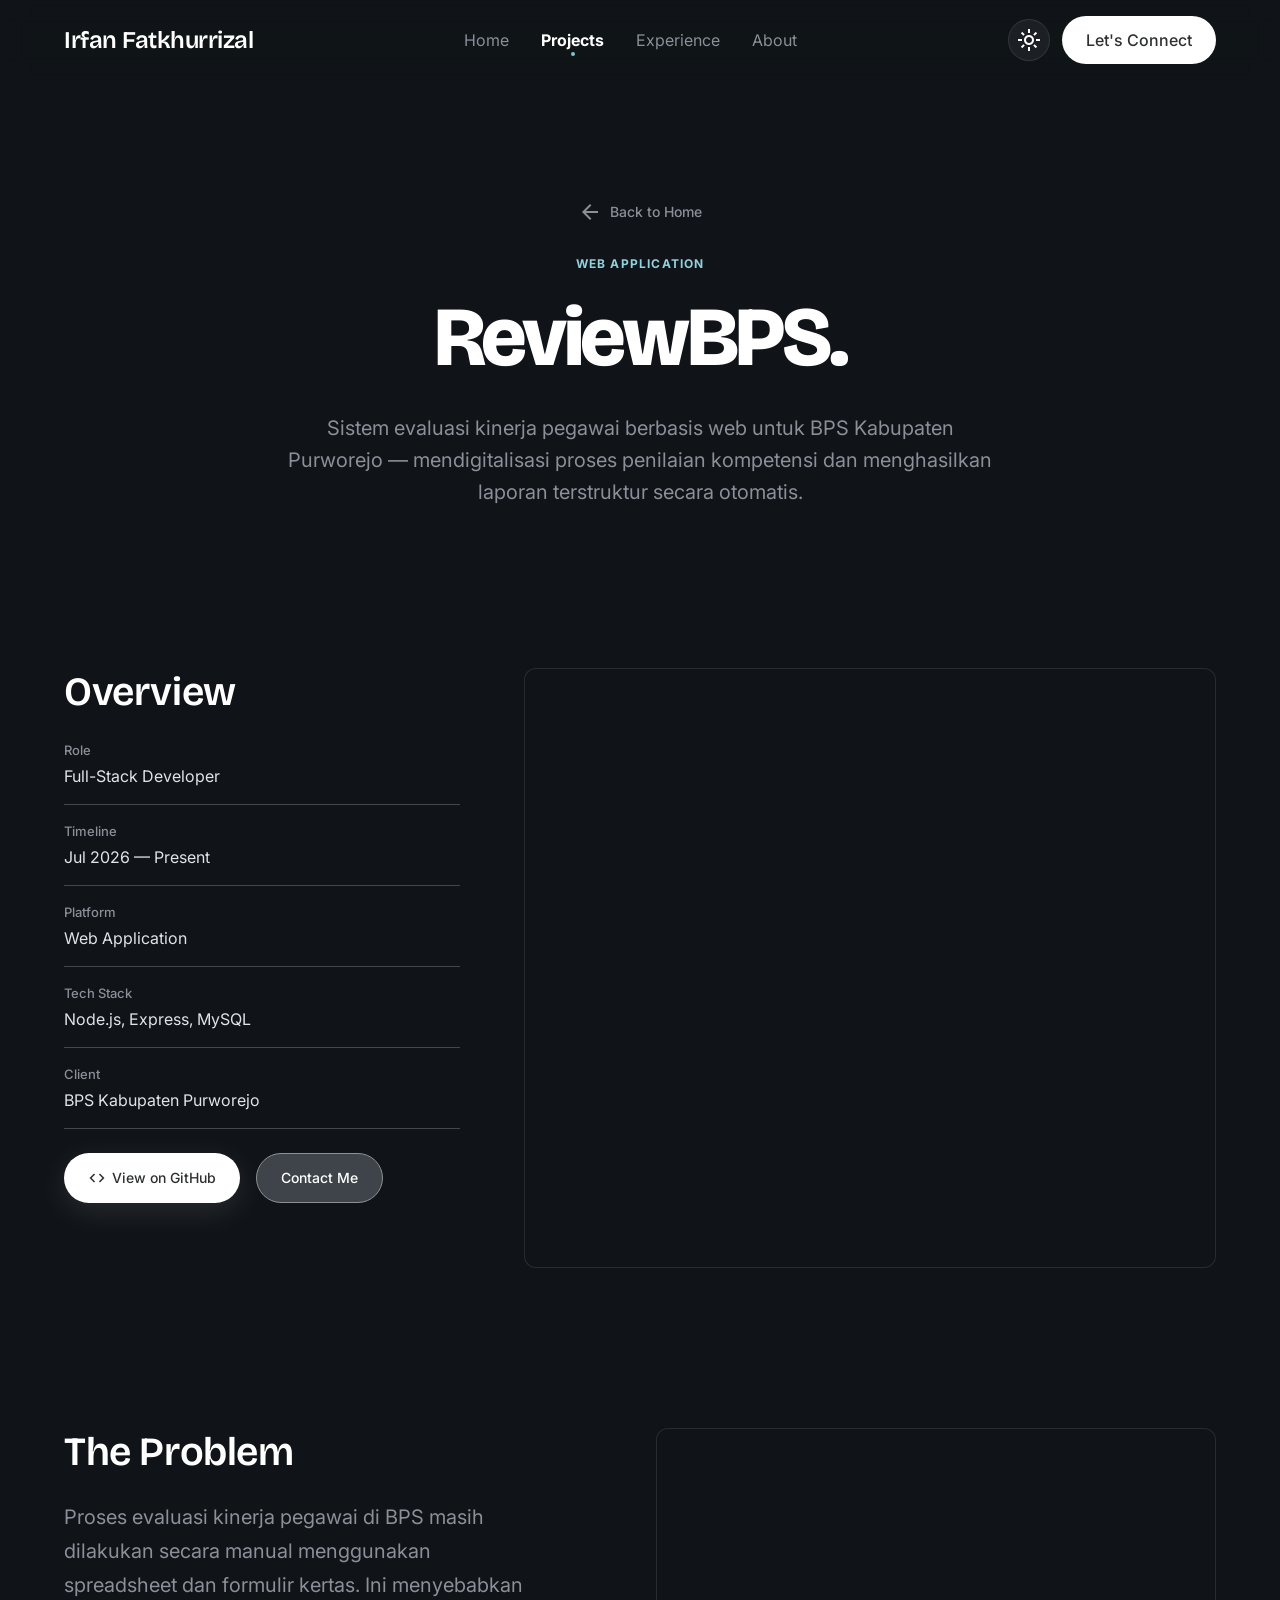
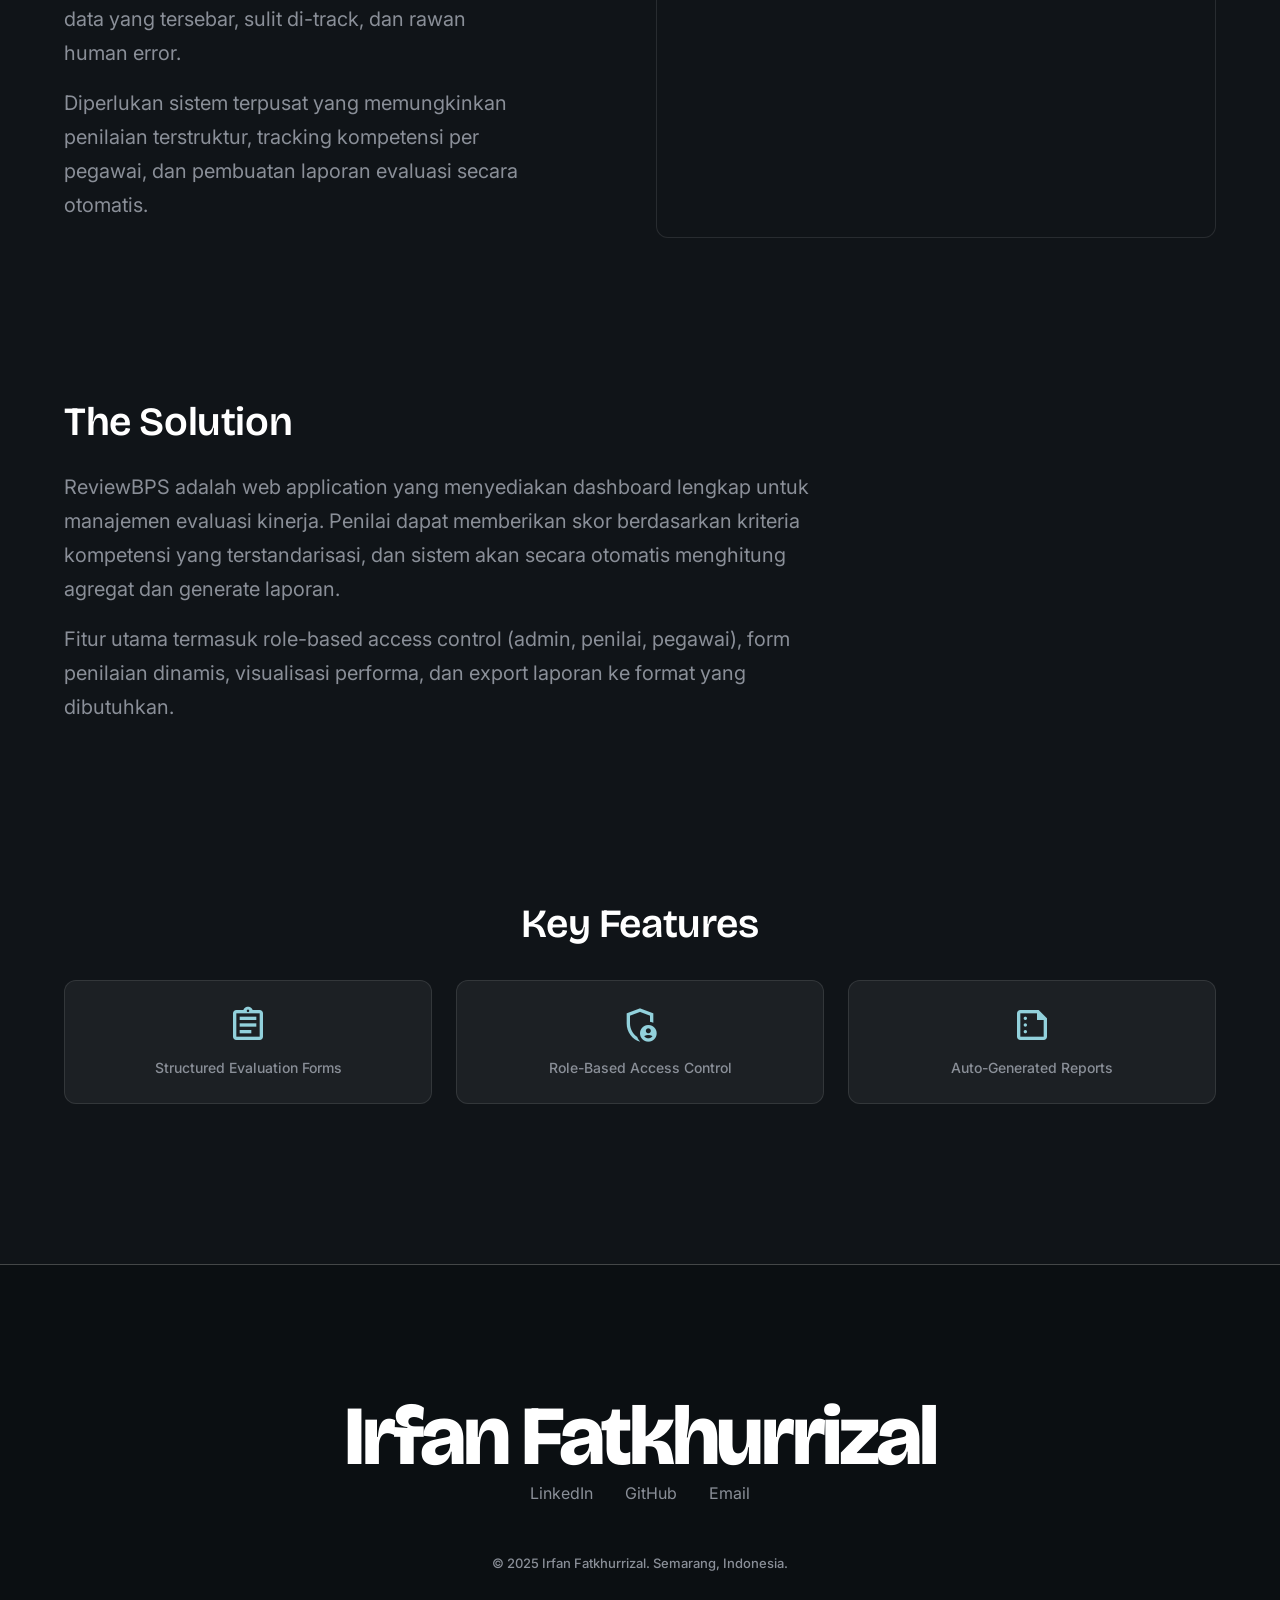
<file: reviewbps.html>
<!DOCTYPE html>
<html lang="en">
<head>
  <meta charset="utf-8"/>
  <meta name="viewport" content="width=device-width, initial-scale=1.0"/>
  <title>ReviewBPS — Sistem Evaluasi Kinerja | Irfan Fatkhurrizal</title>
  <meta name="description" content="ReviewBPS — Sistem evaluasi kinerja pegawai berbasis web untuk BPS, mendigitalisasi proses penilaian kompetensi."/>
  <link rel="stylesheet" href="index.css"/>
  <link href="https://fonts.googleapis.com/css2?family=Material+Symbols+Outlined:wght,FILL@100..700,0..1&display=swap" rel="stylesheet"/>
</head>
<body>

  <!-- ═══ Navigation ═══ -->
  <nav class="navbar" id="navbar">
    <div class="navbar__inner">
      <a class="navbar__logo" href="index.html">Irfan Fatkhurrizal</a>
      <div class="navbar__links">
        <a class="navbar__link" href="index.html">Home</a>
        <a class="navbar__link active" href="index.html#projects">Projects</a>
        <a class="navbar__link" href="index.html#experience">Experience</a>
        <a class="navbar__link" href="index.html#about">About</a>
      </div>
      <div class="navbar__actions">
        <button class="theme-toggle" id="theme-toggle" aria-label="Toggle theme" title="Toggle theme">
          <span class="material-symbols-outlined theme-toggle__icon">light_mode</span>
        </button>
        <a class="navbar__cta" href="index.html#contact">Let's Connect</a>
        <button class="navbar__mobile-toggle" aria-label="Open menu">
          <span class="material-symbols-outlined">menu</span>
        </button>
      </div>
    </div>
  </nav>

  <!-- ═══ Mobile Menu ═══ -->
  <div class="mobile-menu" id="mobile-menu">
    <button class="mobile-menu__close" aria-label="Close menu">
      <span class="material-symbols-outlined">close</span>
    </button>
    <a class="mobile-menu__link" href="index.html">Home</a>
    <a class="mobile-menu__link" href="index.html#projects">Projects</a>
    <a class="mobile-menu__link" href="index.html#experience">Experience</a>
    <a class="mobile-menu__link" href="index.html#about">About</a>
    <div style="margin-top: 16px;">
      <button class="theme-toggle" aria-label="Toggle theme" title="Toggle theme">
        <span class="material-symbols-outlined theme-toggle__icon">light_mode</span>
      </button>
    </div>
  </div>

  <!-- ═══ Main Content ═══ -->
  <main>
    <section class="case-hero container">
      <a class="back-link reveal" href="index.html">
        <span class="material-symbols-outlined">arrow_back</span>
        Back to Home
      </a>
      <span class="case-hero__category text-label-caps reveal">Web Application</span>
      <h1 class="case-hero__title text-display-lg-mobile reveal reveal-delay-1">ReviewBPS.</h1>
      <p class="case-hero__subtitle text-body-lg reveal reveal-delay-2">
        Sistem evaluasi kinerja pegawai berbasis web untuk BPS Kabupaten Purworejo — mendigitalisasi proses penilaian kompetensi dan menghasilkan laporan terstruktur secara otomatis.
      </p>
    </section>

    <section class="case-overview container">
      <div class="case-overview__grid">
        <div class="reveal">
          <h2 class="case-overview__meta-title text-headline-md">Overview</h2>
          <ul class="case-overview__meta-list">
            <li class="case-overview__meta-item">
              <span class="case-overview__meta-label text-mono-label">Role</span>
              <span class="case-overview__meta-value text-body-md">Full-Stack Developer</span>
            </li>
            <li class="case-overview__meta-item">
              <span class="case-overview__meta-label text-mono-label">Timeline</span>
              <span class="case-overview__meta-value text-body-md">Jul 2026 — Present</span>
            </li>
            <li class="case-overview__meta-item">
              <span class="case-overview__meta-label text-mono-label">Platform</span>
              <span class="case-overview__meta-value text-body-md">Web Application</span>
            </li>
            <li class="case-overview__meta-item">
              <span class="case-overview__meta-label text-mono-label">Tech Stack</span>
              <span class="case-overview__meta-value text-body-md">Node.js, Express, MySQL</span>
            </li>
            <li class="case-overview__meta-item">
              <span class="case-overview__meta-label text-mono-label">Client</span>
              <span class="case-overview__meta-value text-body-md">BPS Kabupaten Purworejo</span>
            </li>
          </ul>
          <div style="display: flex; gap: 16px; margin-top: 24px; flex-wrap: wrap;">
            <a class="btn btn--primary" href="https://github.com/farformbath" target="_blank" style="padding: 12px 24px; font-size: 14px;">
              <span class="material-symbols-outlined" style="font-size: 18px; margin-right: 6px;">code</span>
              View on GitHub
            </a>
            <a class="btn btn--outline" href="index.html#contact" style="padding: 12px 24px; font-size: 14px;">
              Contact Me
            </a>
          </div>
        </div>
        <div class="reveal reveal-delay-1">
          <div class="case-overview__hero-image" style="background-image: url('https://lh3.googleusercontent.com/aida-public/[base64]')"></div>
        </div>
      </div>
    </section>

    <section class="case-section container">
      <div class="case-section__grid">
        <div class="case-section__content reveal">
          <h2 class="case-section__title text-headline-md">The Problem</h2>
          <p class="case-section__text text-body-lg">
            Proses evaluasi kinerja pegawai di BPS masih dilakukan secara manual menggunakan spreadsheet dan formulir kertas. Ini menyebabkan data yang tersebar, sulit di-track, dan rawan human error.
          </p>
          <p class="case-section__text text-body-lg">
            Diperlukan sistem terpusat yang memungkinkan penilaian terstruktur, tracking kompetensi per pegawai, dan pembuatan laporan evaluasi secara otomatis.
          </p>
        </div>
        <div class="case-section__image reveal reveal-delay-1" style="background-image: url('https://lh3.googleusercontent.com/aida-public/[base64]')">
        </div>
      </div>
    </section>

    <section class="case-section container">
      <div class="case-section__grid">
        <div class="case-section__content case-section__content--wide reveal">
          <h2 class="case-section__title text-headline-md">The Solution</h2>
          <p class="case-section__text text-body-lg">
            ReviewBPS adalah web application yang menyediakan dashboard lengkap untuk manajemen evaluasi kinerja. Penilai dapat memberikan skor berdasarkan kriteria kompetensi yang terstandarisasi, dan sistem akan secara otomatis menghitung agregat dan generate laporan.
          </p>
          <p class="case-section__text text-body-lg">
            Fitur utama termasuk role-based access control (admin, penilai, pegawai), form penilaian dinamis, visualisasi performa, dan export laporan ke format yang dibutuhkan.
          </p>
        </div>
      </div>
    </section>

    <section class="case-section container">
      <div class="reveal">
        <h2 class="case-section__title text-headline-md" style="text-align: center;">Key Features</h2>
        <div class="metrics">
          <div class="metric">
            <span class="metric__value" style="font-size: 32px;">
              <span class="material-symbols-outlined" style="font-size: 40px; color: var(--secondary);">assignment</span>
            </span>
            <span class="metric__label text-mono-label">Structured Evaluation Forms</span>
          </div>
          <div class="metric">
            <span class="metric__value" style="font-size: 32px;">
              <span class="material-symbols-outlined" style="font-size: 40px; color: var(--secondary);">admin_panel_settings</span>
            </span>
            <span class="metric__label text-mono-label">Role-Based Access Control</span>
          </div>
          <div class="metric">
            <span class="metric__value" style="font-size: 32px;">
              <span class="material-symbols-outlined" style="font-size: 40px; color: var(--secondary);">summarize</span>
            </span>
            <span class="metric__label text-mono-label">Auto-Generated Reports</span>
          </div>
        </div>
      </div>
    </section>

  </main>

  <footer class="footer">
    <div class="footer__inner">
      <div class="footer__brand">Irfan Fatkhurrizal</div>
      <div class="footer__social">
        <a class="footer__social-link" href="https://www.linkedin.com/in/irfan-fatkhurrizal-444149339/" target="_blank">LinkedIn</a>
        <a class="footer__social-link" href="https://github.com/farformbath" target="_blank">GitHub</a>
        <a class="footer__social-link" href="mailto:irfaannnnr@gmail.com">Email</a>
      </div>
      <div class="footer__copyright text-mono-label">© 2025 Irfan Fatkhurrizal. Semarang, Indonesia.</div>
    </div>
  </footer>

  <script src="main.js"></script>
</body>
</html>
</file>
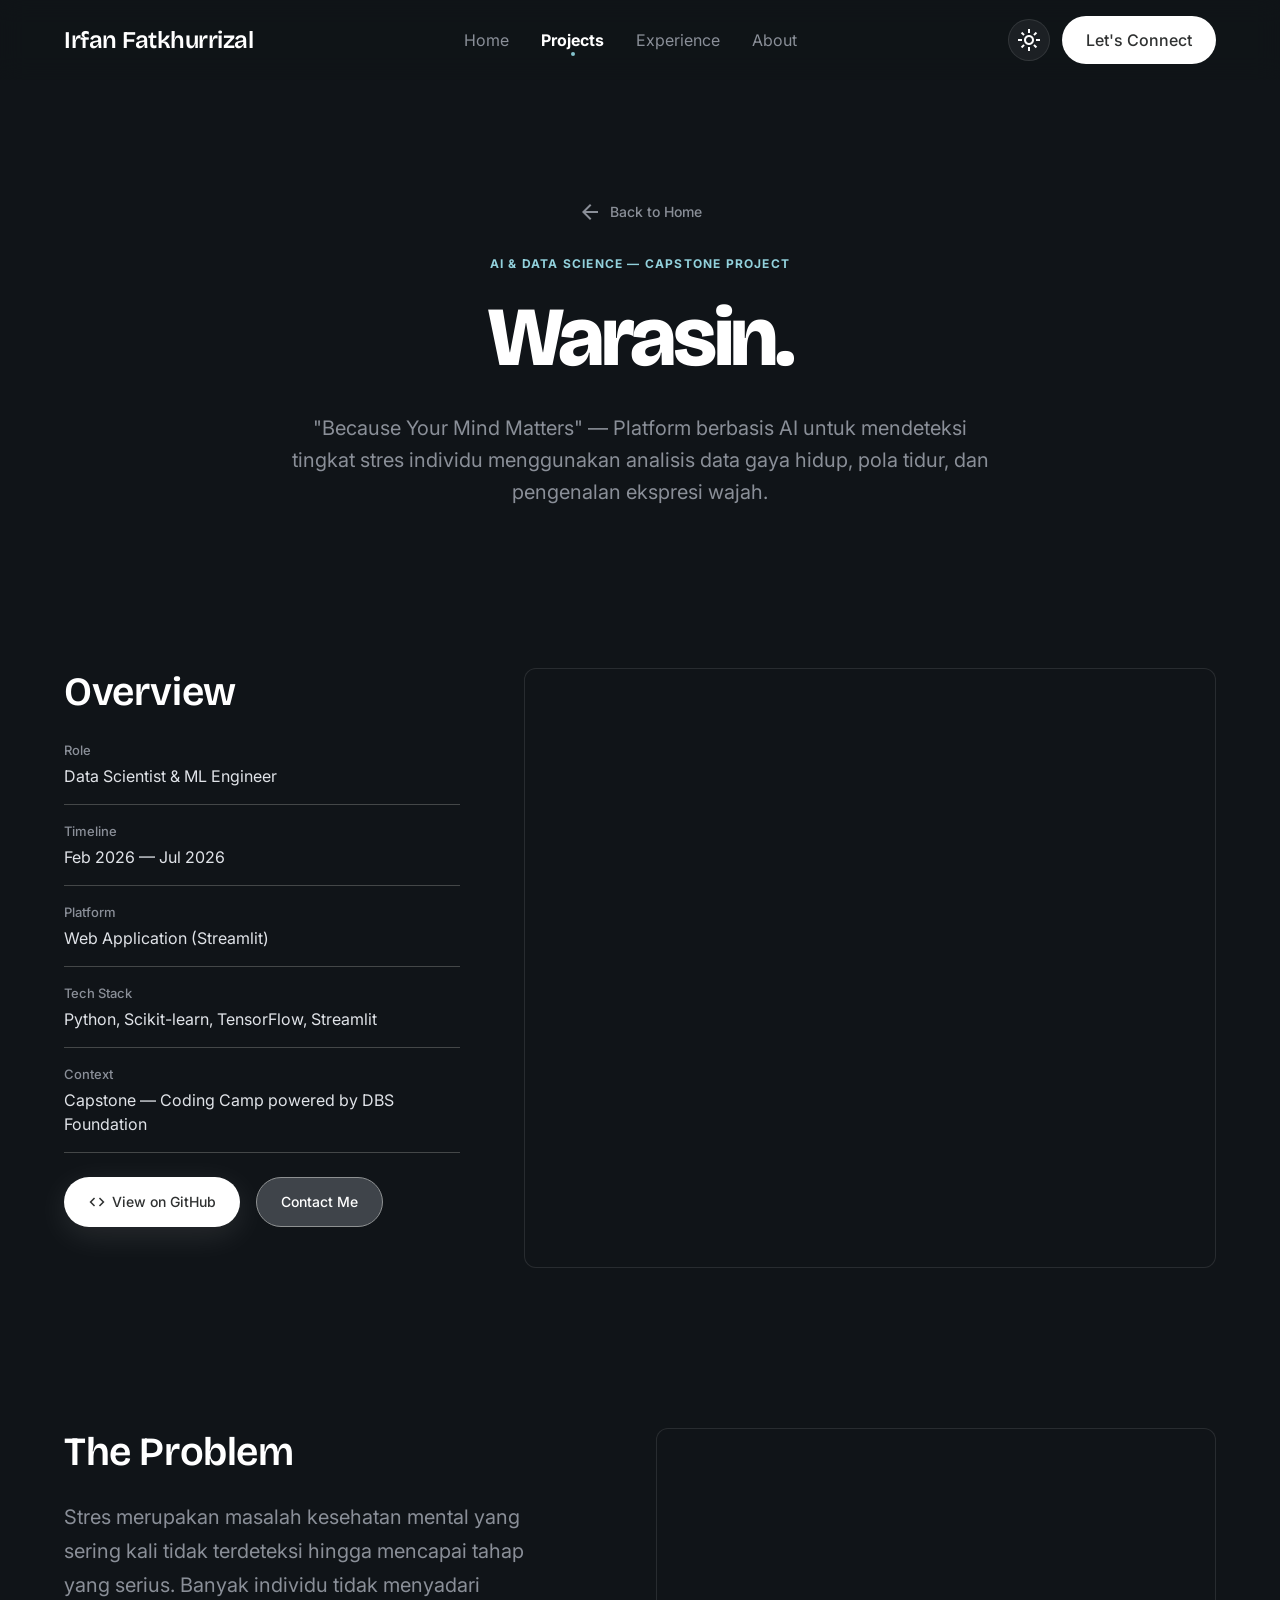
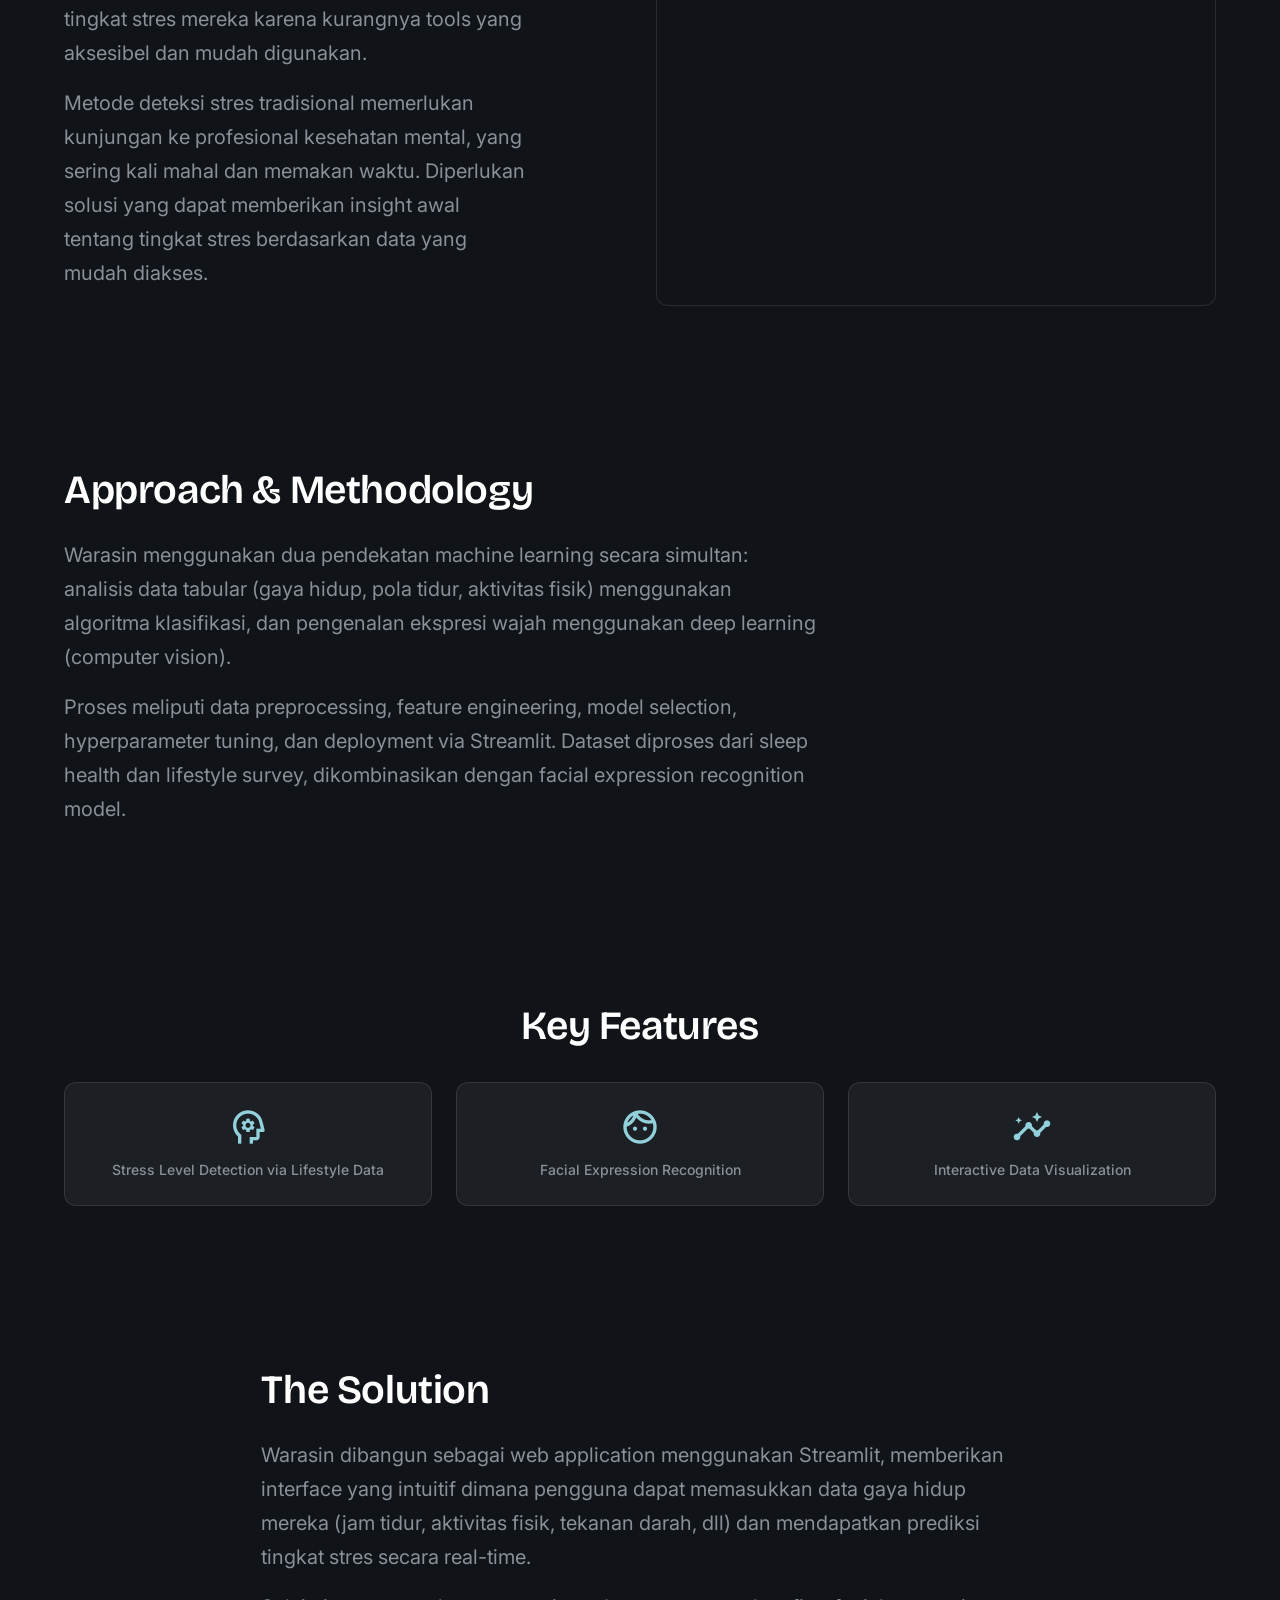
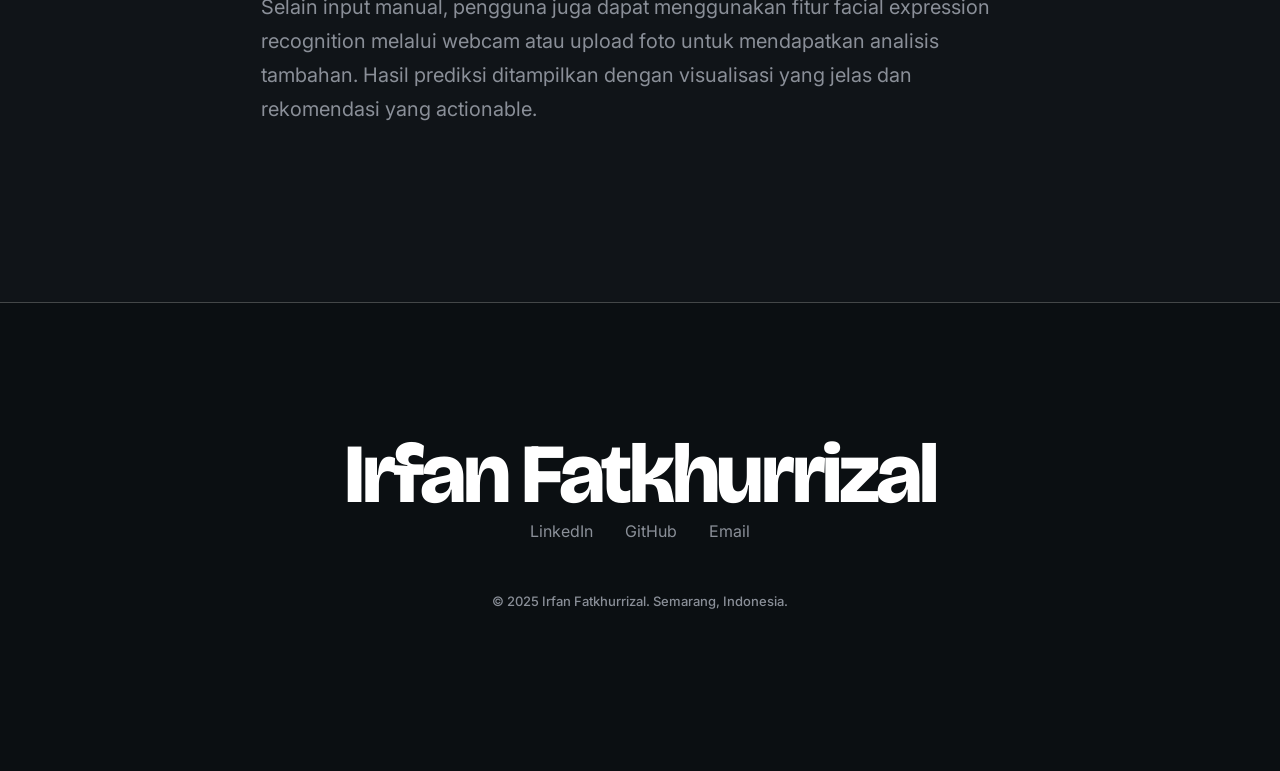
<file: warasin.html>
<!DOCTYPE html>
<html lang="en">
<head>
  <meta charset="utf-8"/>
  <meta name="viewport" content="width=device-width, initial-scale=1.0"/>
  <title>Warasin — Because Your Mind Matters | Irfan Fatkhurrizal</title>
  <meta name="description" content="Warasin — Platform berbasis AI untuk mendeteksi tingkat stres individu menggunakan data science berbasis gaya hidup dan pola tidur."/>
  <link rel="stylesheet" href="index.css"/>
  <link href="https://fonts.googleapis.com/css2?family=Material+Symbols+Outlined:wght,FILL@100..700,0..1&display=swap" rel="stylesheet"/>
</head>
<body>

  <!-- ═══ Navigation ═══ -->
  <nav class="navbar" id="navbar">
    <div class="navbar__inner">
      <a class="navbar__logo" href="index.html">Irfan Fatkhurrizal</a>
      <div class="navbar__links">
        <a class="navbar__link" href="index.html">Home</a>
        <a class="navbar__link active" href="index.html#projects">Projects</a>
        <a class="navbar__link" href="index.html#experience">Experience</a>
        <a class="navbar__link" href="index.html#about">About</a>
      </div>
      <div class="navbar__actions">
        <button class="theme-toggle" id="theme-toggle" aria-label="Toggle theme" title="Toggle theme">
          <span class="material-symbols-outlined theme-toggle__icon">light_mode</span>
        </button>
        <a class="navbar__cta" href="index.html#contact">Let's Connect</a>
        <button class="navbar__mobile-toggle" aria-label="Open menu">
          <span class="material-symbols-outlined">menu</span>
        </button>
      </div>
    </div>
  </nav>

  <!-- ═══ Mobile Menu ═══ -->
  <div class="mobile-menu" id="mobile-menu">
    <button class="mobile-menu__close" aria-label="Close menu">
      <span class="material-symbols-outlined">close</span>
    </button>
    <a class="mobile-menu__link" href="index.html">Home</a>
    <a class="mobile-menu__link" href="index.html#projects">Projects</a>
    <a class="mobile-menu__link" href="index.html#experience">Experience</a>
    <a class="mobile-menu__link" href="index.html#about">About</a>
    <div style="margin-top: 16px;">
      <button class="theme-toggle" aria-label="Toggle theme" title="Toggle theme">
        <span class="material-symbols-outlined theme-toggle__icon">light_mode</span>
      </button>
    </div>
  </div>

  <!-- ═══ Main Content ═══ -->
  <main>
    <!-- ── Case Study Hero ── -->
    <section class="case-hero container">
      <a class="back-link reveal" href="index.html">
        <span class="material-symbols-outlined">arrow_back</span>
        Back to Home
      </a>
      <span class="case-hero__category text-label-caps reveal">AI &amp; Data Science — Capstone Project</span>
      <h1 class="case-hero__title text-display-lg-mobile reveal reveal-delay-1">Warasin.</h1>
      <p class="case-hero__subtitle text-body-lg reveal reveal-delay-2">
        "Because Your Mind Matters" — Platform berbasis AI untuk mendeteksi tingkat stres individu menggunakan analisis data gaya hidup, pola tidur, dan pengenalan ekspresi wajah.
      </p>
    </section>

    <!-- ── Project Overview ── -->
    <section class="case-overview container">
      <div class="case-overview__grid">
        <div class="reveal">
          <h2 class="case-overview__meta-title text-headline-md">Overview</h2>
          <ul class="case-overview__meta-list">
            <li class="case-overview__meta-item">
              <span class="case-overview__meta-label text-mono-label">Role</span>
              <span class="case-overview__meta-value text-body-md">Data Scientist &amp; ML Engineer</span>
            </li>
            <li class="case-overview__meta-item">
              <span class="case-overview__meta-label text-mono-label">Timeline</span>
              <span class="case-overview__meta-value text-body-md">Feb 2026 — Jul 2026</span>
            </li>
            <li class="case-overview__meta-item">
              <span class="case-overview__meta-label text-mono-label">Platform</span>
              <span class="case-overview__meta-value text-body-md">Web Application (Streamlit)</span>
            </li>
            <li class="case-overview__meta-item">
              <span class="case-overview__meta-label text-mono-label">Tech Stack</span>
              <span class="case-overview__meta-value text-body-md">Python, Scikit-learn, TensorFlow, Streamlit</span>
            </li>
            <li class="case-overview__meta-item">
              <span class="case-overview__meta-label text-mono-label">Context</span>
              <span class="case-overview__meta-value text-body-md">Capstone — Coding Camp powered by DBS Foundation</span>
            </li>
          </ul>
          <div style="display: flex; gap: 16px; margin-top: 24px; flex-wrap: wrap;">
            <a class="btn btn--primary" href="https://github.com/farformbath" target="_blank" style="padding: 12px 24px; font-size: 14px;">
              <span class="material-symbols-outlined" style="font-size: 18px; margin-right: 6px;">code</span>
              View on GitHub
            </a>
            <a class="btn btn--outline" href="index.html#contact" style="padding: 12px 24px; font-size: 14px;">
              Contact Me
            </a>
          </div>
        </div>
        <div class="reveal reveal-delay-1">
          <div class="case-overview__hero-image" style="background-image: url('https://lh3.googleusercontent.com/aida-public/[base64]')"></div>
        </div>
      </div>
    </section>

    <!-- ── Problem ── -->
    <section class="case-section container">
      <div class="case-section__grid">
        <div class="case-section__content reveal">
          <h2 class="case-section__title text-headline-md">The Problem</h2>
          <p class="case-section__text text-body-lg">
            Stres merupakan masalah kesehatan mental yang sering kali tidak terdeteksi hingga mencapai tahap yang serius. Banyak individu tidak menyadari tingkat stres mereka karena kurangnya tools yang aksesibel dan mudah digunakan.
          </p>
          <p class="case-section__text text-body-lg">
            Metode deteksi stres tradisional memerlukan kunjungan ke profesional kesehatan mental, yang sering kali mahal dan memakan waktu. Diperlukan solusi yang dapat memberikan insight awal tentang tingkat stres berdasarkan data yang mudah diakses.
          </p>
        </div>
        <div class="case-section__image reveal reveal-delay-1" style="background-image: url('https://lh3.googleusercontent.com/aida-public/[base64]')">
        </div>
      </div>
    </section>

    <!-- ── Approach ── -->
    <section class="case-section container">
      <div class="case-section__grid">
        <div class="case-section__content case-section__content--wide reveal">
          <h2 class="case-section__title text-headline-md">Approach &amp; Methodology</h2>
          <p class="case-section__text text-body-lg">
            Warasin menggunakan dua pendekatan machine learning secara simultan: analisis data tabular (gaya hidup, pola tidur, aktivitas fisik) menggunakan algoritma klasifikasi, dan pengenalan ekspresi wajah menggunakan deep learning (computer vision).
          </p>
          <p class="case-section__text text-body-lg">
            Proses meliputi data preprocessing, feature engineering, model selection, hyperparameter tuning, dan deployment via Streamlit. Dataset diproses dari sleep health dan lifestyle survey, dikombinasikan dengan facial expression recognition model.
          </p>
        </div>
      </div>
    </section>

    <!-- ── Key Features ── -->
    <section class="case-section container">
      <div class="reveal">
        <h2 class="case-section__title text-headline-md" style="text-align: center;">Key Features</h2>
        <div class="metrics">
          <div class="metric">
            <span class="metric__value" style="font-size: 32px;">
              <span class="material-symbols-outlined" style="font-size: 40px; color: var(--secondary);">psychology</span>
            </span>
            <span class="metric__label text-mono-label">Stress Level Detection via Lifestyle Data</span>
          </div>
          <div class="metric">
            <span class="metric__value" style="font-size: 32px;">
              <span class="material-symbols-outlined" style="font-size: 40px; color: var(--secondary);">face</span>
            </span>
            <span class="metric__label text-mono-label">Facial Expression Recognition</span>
          </div>
          <div class="metric">
            <span class="metric__value" style="font-size: 32px;">
              <span class="material-symbols-outlined" style="font-size: 40px; color: var(--secondary);">insights</span>
            </span>
            <span class="metric__label text-mono-label">Interactive Data Visualization</span>
          </div>
        </div>
      </div>
    </section>

    <!-- ── Solution ── -->
    <section class="case-section container">
      <div class="case-section__grid">
        <div class="case-section__content case-section__content--offset reveal">
          <h2 class="case-section__title text-headline-md">The Solution</h2>
          <p class="case-section__text text-body-lg">
            Warasin dibangun sebagai web application menggunakan Streamlit, memberikan interface yang intuitif dimana pengguna dapat memasukkan data gaya hidup mereka (jam tidur, aktivitas fisik, tekanan darah, dll) dan mendapatkan prediksi tingkat stres secara real-time.
          </p>
          <p class="case-section__text text-body-lg">
            Selain input manual, pengguna juga dapat menggunakan fitur facial expression recognition melalui webcam atau upload foto untuk mendapatkan analisis tambahan. Hasil prediksi ditampilkan dengan visualisasi yang jelas dan rekomendasi yang actionable.
          </p>
        </div>
      </div>
    </section>

  </main>

  <!-- ═══ Footer ═══ -->
  <footer class="footer">
    <div class="footer__inner">
      <div class="footer__brand">Irfan Fatkhurrizal</div>
      <div class="footer__social">
        <a class="footer__social-link" href="https://www.linkedin.com/in/irfan-fatkhurrizal-444149339/" target="_blank">LinkedIn</a>
        <a class="footer__social-link" href="https://github.com/farformbath" target="_blank">GitHub</a>
        <a class="footer__social-link" href="mailto:irfaannnnr@gmail.com">Email</a>
      </div>
      <div class="footer__copyright text-mono-label">
        © 2025 Irfan Fatkhurrizal. Semarang, Indonesia.
      </div>
    </div>
  </footer>

  <script src="main.js"></script>
</body>
</html>
</file>
<file: style.css>
/* ======================================================
   MINIMALIST PORTFOLIO — Design System & Styles
   Based on Stitch "Architectural Minimalist" design
   ====================================================== */

/* ── CSS Custom Properties (Design Tokens) ───────────── */
:root {
  /* ─ Surface Colors (Dark Default) ─ */
  --surface:                 #101418;
  --surface-dim:             #101418;
  --surface-bright:          #363a3e;
  --surface-container-lowest:#0b0f12;
  --surface-container-low:   #181c20;
  --surface-container:       #1c2024;
  --surface-container-high:  #262a2f;
  --surface-container-highest:#313539;
  --surface-elevated:        #3F444A;
  --surface-variant:         #313539;

  /* ─ On-Surface Colors ─ */
  --on-surface:              #e0e3e8;
  --on-surface-variant:      #c4c7c8;
  --on-background:           #e0e3e8;
  --text-muted:              #8A8F98;

  /* ─ Primary ─ */
  --primary:                 #ffffff;
  --on-primary:              #2f3131;
  --primary-container:       #e2e2e2;
  --on-primary-container:    #636565;

  /* ─ Secondary (Teal) ─ */
  --secondary:               #92d1dc;
  --on-secondary:            #00363d;
  --secondary-container:     #00515b;
  --on-secondary-container:  #84c2cd;

  /* ─ Tertiary ─ */
  --tertiary:                #ffffff;
  --tertiary-container:      #ffdbcc;
  --on-tertiary-container:   #a64812;

  /* ─ Error ─ */
  --error:                   #ffb4ab;
  --error-container:         #93000a;

  /* ─ Outline & Borders ─ */
  --outline:                 #8e9192;
  --outline-variant:         #444748;
  --border-subtle:           rgba(255, 255, 255, 0.1);
  --card-shadow:             0 20px 60px rgba(0, 0, 0, 0.4);
  --navbar-bg:               rgba(16, 20, 24, 0.8);
  --navbar-scrolled:         rgba(16, 20, 24, 0.95);
  --mobile-menu-bg:          rgba(16, 20, 24, 0.98);

  /* ─ Inverse ─ */
  --inverse-surface:         #e0e3e8;
  --inverse-on-surface:      #2d3135;

  /* ─ Typography ─ */
  --font-headline:           'Bricolage Grotesque', sans-serif;
  --font-body:               'Inter', sans-serif;

  /* ─ Spacing ─ */
  --unit:                    8px;
  --gutter:                  32px;
  --margin-mobile:           24px;
  --margin-desktop:          64px;
  --section-gap:             160px;

  /* ─ Border Radius ─ */
  --radius-sm:               0.125rem;
  --radius-default:          0.25rem;
  --radius-md:               0.375rem;
  --radius-lg:               0.5rem;
  --radius-xl:               0.75rem;
  --radius-full:             9999px;
}

/* ── Light Theme Overrides ───────────────────────────── */
[data-theme="light"] {
  /* ─ Surface Colors ─ */
  --surface:                 #f8f9fa;
  --surface-dim:             #edf0f3;
  --surface-bright:          #ffffff;
  --surface-container-lowest:#ffffff;
  --surface-container-low:   #f1f4f7;
  --surface-container:       #e8ecf1;
  --surface-container-high:  #dfe4eb;
  --surface-container-highest:#d5dce5;
  --surface-elevated:        #ffffff;
  --surface-variant:         #e2e7ee;

  /* ─ On-Surface Colors ─ */
  --on-surface:              #171d22;
  --on-surface-variant:      #41484e;
  --on-background:           #171d22;
  --text-muted:              #475569;

  /* ─ Primary ─ */
  --primary:                 #0f172a;
  --on-primary:              #ffffff;
  --primary-container:       #1e293b;
  --on-primary-container:    #f8fafc;

  /* ─ Secondary (Teal/Ocean) ─ */
  --secondary:               #006d77;
  --on-secondary:            #ffffff;
  --secondary-container:     #e0f2fe;
  --on-secondary-container:  #0284c7;

  /* ─ Tertiary ─ */
  --tertiary:                #0f172a;
  --tertiary-container:      #ffedd5;
  --on-tertiary-container:   #9a3412;

  /* ─ Outline & Borders ─ */
  --outline:                 #94a3b8;
  --outline-variant:         #cbd5e1;
  --border-subtle:           rgba(0, 0, 0, 0.08);
  --card-shadow:             0 12px 32px rgba(15, 23, 42, 0.08);
  --navbar-bg:               rgba(248, 249, 250, 0.85);
  --navbar-scrolled:         rgba(248, 249, 250, 0.98);
  --mobile-menu-bg:          rgba(248, 249, 250, 0.98);

  /* ─ Inverse ─ */
  --inverse-surface:         #171d22;
  --inverse-on-surface:      #f1f4f7;
}

/* ── Base Reset & Body ───────────────────────────────── */
*, *::before, *::after {
  margin: 0;
  padding: 0;
  box-sizing: border-box;
}

html {
  scroll-behavior: smooth;
  scroll-padding-top: 80px;
  -webkit-font-smoothing: antialiased;
  -moz-osx-font-smoothing: grayscale;
}

body {
  font-family: var(--font-body);
  font-size: 16px;
  line-height: 24px;
  font-weight: 400;
  background-color: var(--surface);
  color: var(--on-surface);
  min-height: 100vh;
  overflow-x: hidden;
}

a {
  text-decoration: none;
  color: inherit;
  transition: color 0.3s ease, transform 0.3s ease;
}

img {
  max-width: 100%;
  display: block;
}

ul, ol { list-style: none; }

::selection {
  background-color: var(--secondary);
  color: var(--on-secondary);
}

/* ── Typography Utilities ────────────────────────────── */
.text-display-lg {
  font-family: var(--font-headline);
  font-size: 84px;
  line-height: 84px;
  letter-spacing: -0.04em;
  font-weight: 800;
}

.text-display-lg-mobile {
  font-family: var(--font-headline);
  font-size: 48px;
  line-height: 52px;
  letter-spacing: -0.02em;
  font-weight: 800;
}

.text-headline-md {
  font-family: var(--font-headline);
  font-size: 40px;
  line-height: 48px;
  letter-spacing: -0.01em;
  font-weight: 600;
}

.text-headline-sm {
  font-family: var(--font-headline);
  font-size: 24px;
  line-height: 32px;
  font-weight: 600;
}

.text-body-lg {
  font-family: var(--font-body);
  font-size: 20px;
  line-height: 32px;
  font-weight: 400;
}

.text-body-md {
  font-family: var(--font-body);
  font-size: 16px;
  line-height: 24px;
  font-weight: 400;
}

.text-label-caps {
  font-family: var(--font-body);
  font-size: 12px;
  line-height: 16px;
  letter-spacing: 0.1em;
  font-weight: 700;
  text-transform: uppercase;
}

.text-mono-label {
  font-family: var(--font-body);
  font-size: 13px;
  line-height: 20px;
  font-weight: 500;
}

/* ── Layout Utilities ────────────────────────────────── */
.container {
  max-width: 1280px;
  margin: 0 auto;
  padding: 0 var(--margin-mobile);
}

@media (min-width: 768px) {
  .container {
    padding: 0 var(--margin-desktop);
  }
}

/* ── Navigation ──────────────────────────────────────── */
.navbar {
  position: fixed;
  top: 0;
  left: 0;
  width: 100%;
  z-index: 50;
  background: var(--navbar-bg);
  backdrop-filter: blur(12px);
  -webkit-backdrop-filter: blur(12px);
  transition: all 0.3s ease;
}

.navbar.scrolled {
  background: var(--navbar-scrolled);
  box-shadow: 0 1px 0 var(--border-subtle);
}

.navbar__inner {
  display: flex;
  justify-content: space-between;
  align-items: center;
  max-width: 1280px;
  margin: 0 auto;
  padding: 0 var(--margin-mobile);
  height: 80px;
}

@media (min-width: 768px) {
  .navbar__inner {
    padding: 0 var(--margin-desktop);
  }
}

.navbar__logo {
  display: flex;
  align-items: center;
  gap: 10px;
  font-family: var(--font-headline);
  font-size: 24px;
  font-weight: 600;
  letter-spacing: -0.02em;
  color: var(--primary);
}

.navbar__logo-img {
  width: 32px;
  height: 32px;
  border-radius: 50%;
  object-fit: cover;
}

.navbar__links {
  display: none;
  align-items: center;
  gap: var(--gutter);
}

@media (min-width: 768px) {
  .navbar__links {
    display: flex;
  }
}

.navbar__link {
  color: var(--text-muted);
  font-size: 16px;
  line-height: 24px;
  transition: color 0.3s ease, transform 0.3s ease;
  position: relative;
}

.navbar__link:hover {
  color: var(--primary);
  transform: scale(1.05);
}

.navbar__link.active {
  color: var(--primary);
  font-weight: 700;
}

.navbar__link.active::after {
  content: '';
  position: absolute;
  bottom: -4px;
  left: 50%;
  transform: translateX(-50%);
  width: 4px;
  height: 4px;
  background: var(--on-secondary-container, #84c2cd);
  border-radius: 50%;
}

.navbar__actions {
  display: flex;
  align-items: center;
  gap: 12px;
}

/* Theme Toggle Button */
.theme-toggle {
  display: inline-flex;
  align-items: center;
  justify-content: center;
  width: 42px;
  height: 42px;
  border-radius: 50%;
  background: var(--surface-container);
  border: 1px solid var(--border-subtle);
  color: var(--primary);
  cursor: pointer;
  transition: transform 0.2s ease, background 0.3s ease, color 0.3s ease;
  padding: 0;
}

.theme-toggle:hover {
  transform: scale(1.08);
  background: var(--surface-variant);
}

.theme-toggle__icon {
  font-size: 22px;
  line-height: 1;
}

.navbar__cta {
  display: none;
  background: var(--primary);
  color: var(--on-primary);
  padding: 12px 24px;
  border-radius: var(--radius-full);
  font-size: 16px;
  font-weight: 500;
  transition: transform 0.2s ease;
  border: none;
  cursor: pointer;
}

@media (min-width: 768px) {
  .navbar__cta {
    display: inline-flex;
  }
}

.navbar__cta:hover {
  transform: scale(1.05);
}

/* Mobile Menu Toggle */
.navbar__mobile-toggle {
  display: flex;
  align-items: center;
  justify-content: center;
  background: none;
  border: none;
  color: var(--primary);
  cursor: pointer;
  font-size: 28px;
  padding: 4px;
}

@media (min-width: 768px) {
  .navbar__mobile-toggle {
    display: none;
  }
}

/* Mobile Menu Overlay */
.mobile-menu {
  position: fixed;
  top: 0;
  left: 0;
  width: 100%;
  height: 100vh;
  background: var(--mobile-menu-bg);
  backdrop-filter: blur(20px);
  z-index: 100;
  display: flex;
  flex-direction: column;
  align-items: center;
  justify-content: center;
  gap: 32px;
  opacity: 0;
  pointer-events: none;
  transition: opacity 0.3s ease;
}

.mobile-menu.open {
  opacity: 1;
  pointer-events: all;
}

.mobile-menu__close {
  position: absolute;
  top: 24px;
  right: 24px;
  background: none;
  border: none;
  color: var(--primary);
  font-size: 32px;
  cursor: pointer;
}

.mobile-menu__link {
  font-family: var(--font-headline);
  font-size: 32px;
  font-weight: 600;
  color: var(--primary);
  transition: color 0.3s ease;
}

.mobile-menu__link:hover {
  color: var(--secondary);
}

/* ── Hero Section ────────────────────────────────────── */
.hero {
  padding-top: 160px;
  padding-bottom: var(--section-gap);
  text-align: center;
  display: flex;
  flex-direction: column;
  align-items: center;
}

@media (min-width: 768px) {
  .hero {
    padding-top: 200px;
  }
}

.hero__title {
  color: var(--primary);
  margin-bottom: 24px;
  max-width: 800px;
}

.hero__subtitle {
  color: var(--text-muted);
  max-width: 640px;
  line-height: 1.6;
}

/* ── Case Studies Grid ───────────────────────────────── */
.case-studies {
  margin-bottom: var(--section-gap);
}

.case-studies__heading {
  color: var(--primary);
  margin-bottom: 48px;
  padding-bottom: 16px;
  border-bottom: 1px solid var(--surface-variant);
}

.case-studies__grid {
  display: grid;
  grid-template-columns: 1fr;
  row-gap: 48px;
  column-gap: 32px;
}

@media (min-width: 768px) {
  .case-studies__grid {
    grid-template-columns: repeat(12, 1fr);
    row-gap: 48px;
    column-gap: 32px;
  }
}

/* Card Spans */
.card--span-8 { grid-column: span 1; }
.card--span-4 { grid-column: span 1; }
.card--span-6 { grid-column: span 1; }

@media (min-width: 768px) {
  .card--span-8 { grid-column: span 8; }
  .card--span-4 { grid-column: span 4; }
  .card--span-6 { grid-column: span 6; }
}

/* Project Card */
.project-card {
  display: flex;
  flex-direction: column;
  height: 100%;
  background: var(--surface-elevated);
  border-radius: 12px;
  overflow: hidden;
  border: 1px solid var(--border-subtle);
  transition: transform 0.3s ease, box-shadow 0.3s ease;
  cursor: pointer;
  text-decoration: none;
  color: inherit;
}
.project-card:hover {
  transform: translateY(-8px);
  box-shadow: var(--card-shadow);
}

.project-card__image-wrapper {
  overflow: hidden;
  background: var(--surface-container-highest);
}

.project-card__image-wrapper--16x9 {
  aspect-ratio: 16 / 9;
}

.project-card__image-wrapper--4x5 {
  aspect-ratio: 4 / 5;
}

@media (min-width: 768px) {
  .project-card__image-wrapper--4x5 {
    aspect-ratio: auto;
    height: 300px;
  }
}

.project-card__image-wrapper--video {
  aspect-ratio: 16 / 9;
}

.project-card__image {
  width: 100%;
  height: 100%;
  object-fit: cover;
  background-size: cover;
  background-position: center;
  transition: transform 0.5s ease;
}

.project-card:hover .project-card__image {
  transform: scale(1.05);
}

.project-card__content {
  padding: 30px 28px;
  flex: 1 1 auto;
  display: flex;
  flex-direction: column;
  background: var(--surface-elevated);
  text-align: left;
}

.project-card__content > div {
  display: flex;
  flex-direction: column;
  flex: 1 1 auto;
  height: 100%;
  text-align: left;
  align-items: flex-start;
  width: 100%;
}

.project-card__content [style*="justify-content: space-between"] {
  width: 100%;
}

.project-card__category {
  color: var(--secondary);
  margin-bottom: 10px;
  display: block;
}

.project-card__title {
  color: var(--primary);
  margin-bottom: 14px;
}

.project-card__desc {
  color: var(--text-muted);
  line-height: 1.65;
  margin-bottom: 8px;
}

/* ── About Section ───────────────────────────────────── */
.about {
  padding: var(--section-gap) 0;
  background: var(--surface-container-low);
  border-top: 1px solid rgba(68, 71, 72, 0.2);
  border-bottom: 1px solid rgba(68, 71, 72, 0.2);
}

.about__grid {
  display: grid;
  grid-template-columns: 1fr;
  gap: 48px;
  align-items: center;
}

@media (min-width: 768px) {
  .about__grid {
    grid-template-columns: 5fr 7fr;
  }
}

.about__photo-wrapper {
  display: flex;
  justify-content: center;
}

@media (min-width: 768px) {
  .about__photo-wrapper {
    justify-content: flex-start;
  }
}

.about__photo-frame {
  position: relative;
  width: 256px;
  height: 320px;
  border-radius: 16px;
  overflow: hidden;
  border: 1px solid var(--border-subtle);
  box-shadow: 0 25px 50px rgba(0, 0, 0, 0.3);
  transform: rotate(-3deg);
  transition: transform 0.5s ease;
}

@media (min-width: 768px) {
  .about__photo-frame {
    width: 320px;
    height: 384px;
  }
}

.about__photo-frame:hover {
  transform: rotate(0deg);
}

.about__photo {
  width: 100%;
  height: 100%;
  object-fit: cover;
  object-position: center 20%;
}

.about__content {
  display: flex;
  flex-direction: column;
  gap: 24px;
}

.about__title {
  color: var(--primary);
  margin-bottom: 8px;
}

.about__text {
  color: var(--text-muted);
  line-height: 1.6;
}

/* ── Connect / Contact Section ───────────────────────── */
.connect {
  padding: var(--section-gap) 0;
  text-align: center;
  display: flex;
  flex-direction: column;
  align-items: center;
}

.connect__eyebrow {
  color: var(--secondary);
  margin-bottom: 16px;
  display: block;
}

.connect__title {
  color: var(--primary);
  margin-bottom: 48px;
}

.connect__buttons {
  display: flex;
  flex-direction: column;
  gap: 16px;
  margin-bottom: 64px;
}

@media (min-width: 640px) {
  .connect__buttons {
    flex-direction: row;
  }
}

.btn {
  display: inline-flex;
  align-items: center;
  justify-content: center;
  padding: 16px 32px;
  border-radius: var(--radius-full);
  font-size: 16px;
  font-weight: 500;
  font-family: var(--font-body);
  cursor: pointer;
  border: none;
  transition: transform 0.2s ease, background 0.3s ease;
  text-decoration: none;
}

.btn:hover {
  transform: scale(1.05);
}

.btn--primary {
  background: var(--primary);
  color: var(--on-primary);
  box-shadow: 0 8px 32px rgba(255, 255, 255, 0.1);
}

.btn--outline {
  background: var(--surface-elevated);
  color: var(--primary);
  border: 1px solid var(--outline);
}

.btn--outline:hover {
  background: var(--surface-variant);
}

.connect__email {
  display: flex;
  align-items: center;
  gap: 16px;
  font-family: var(--font-headline);
  font-size: 28px;
  font-weight: 600;
  color: var(--primary);
  transition: color 0.3s ease;
  word-break: break-all;
}

@media (min-width: 768px) {
  .connect__email {
    font-size: 48px;
  }
}

.connect__email:hover {
  color: var(--secondary);
}

.connect__email-icon {
  font-size: 36px;
}

@media (min-width: 768px) {
  .connect__email-icon {
    font-size: 56px;
  }
}

/* ── Footer ──────────────────────────────────────────── */
.footer {
  padding: var(--section-gap) 0;
  background: var(--surface-container-lowest);
  border-top: 1px solid var(--outline-variant);
  text-align: center;
}

.footer__inner {
  display: flex;
  flex-direction: column;
  align-items: center;
  max-width: 1280px;
  margin: 0 auto;
  padding: 0 var(--margin-mobile);
}

@media (min-width: 768px) {
  .footer__inner {
    padding: 0 var(--margin-desktop);
  }
}

.footer__brand {
  font-family: var(--font-headline);
  font-size: 48px;
  font-weight: 800;
  letter-spacing: -0.02em;
  color: var(--primary);
  margin-bottom: 32px;
}

@media (min-width: 768px) {
  .footer__brand {
    font-size: 84px;
    letter-spacing: -0.04em;
  }
}

.footer__social {
  display: flex;
  flex-wrap: wrap;
  justify-content: center;
  gap: 32px;
  margin-bottom: 48px;
}

.footer__social-link {
  color: var(--text-muted);
  font-size: 16px;
  transition: color 0.3s ease, transform 0.3s ease;
}

.footer__social-link:hover {
  color: var(--primary);
  transform: scale(1.02);
}

.footer__copyright {
  color: var(--text-muted);
}

/* ── Case Study Page ─────────────────────────────────── */
.case-hero {
  padding-top: 160px;
  padding-bottom: 80px;
  text-align: center;
}

@media (min-width: 768px) {
  .case-hero {
    padding-top: 200px;
    padding-bottom: var(--section-gap);
  }
}

.case-hero__category {
  color: var(--secondary);
  margin-bottom: 24px;
  display: block;
}

.case-hero__title {
  color: var(--primary);
  margin-bottom: 32px;
}

.case-hero__subtitle {
  color: var(--text-muted);
  max-width: 720px;
  margin: 0 auto;
  line-height: 1.6;
}

/* Case Study Overview */
.case-overview {
  margin-bottom: var(--section-gap);
}

.case-overview__grid {
  display: grid;
  grid-template-columns: 1fr;
  gap: var(--gutter);
}

@media (min-width: 768px) {
  .case-overview__grid {
    grid-template-columns: 4fr 7fr;
    gap: 64px;
  }
}

.case-overview__meta-title {
  color: var(--primary);
  margin-bottom: 24px;
}

.case-overview__meta-list {
  display: flex;
  flex-direction: column;
  gap: 16px;
}

.case-overview__meta-item {
  padding-bottom: 16px;
  border-bottom: 1px solid var(--outline-variant);
}

.case-overview__meta-label {
  color: var(--text-muted);
  display: block;
  margin-bottom: 4px;
}

.case-overview__meta-value {
  color: var(--on-surface);
}

.case-overview__hero-image {
  border-radius: 12px;
  overflow: hidden;
  border: 1px solid var(--border-subtle);
  height: 400px;
  background-size: cover;
  background-position: center;
}

@media (min-width: 768px) {
  .case-overview__hero-image {
    height: 600px;
  }
}

/* Case Study Content Sections */
.case-section {
  margin-bottom: var(--section-gap);
}

.case-section__grid {
  display: grid;
  grid-template-columns: 1fr;
  gap: var(--gutter);
}

@media (min-width: 768px) {
  .case-section__grid {
    grid-template-columns: repeat(12, 1fr);
    gap: var(--gutter);
  }
}

.case-section__content {
  grid-column: span 1;
}

@media (min-width: 768px) {
  .case-section__content {
    grid-column: 1 / span 5;
  }
  .case-section__content--wide {
    grid-column: 1 / span 8;
  }
  .case-section__content--offset {
    grid-column: 3 / span 8;
  }
  .case-section__content--full {
    grid-column: 1 / -1;
  }
}

.case-section__title {
  color: var(--primary);
  margin-bottom: 24px;
}

.case-section__text {
  color: var(--text-muted);
  line-height: 1.7;
  margin-bottom: 16px;
}

.case-section__image {
  grid-column: span 1;
  border-radius: 12px;
  overflow: hidden;
  border: 1px solid var(--border-subtle);
  background-size: cover;
  background-position: center;
  min-height: 300px;
}

@media (min-width: 768px) {
  .case-section__image {
    grid-column: 7 / -1;
    min-height: 400px;
  }
}

/* Key Metrics */
.metrics {
  display: grid;
  grid-template-columns: repeat(2, 1fr);
  gap: 24px;
  margin-top: 32px;
}

@media (min-width: 768px) {
  .metrics {
    grid-template-columns: repeat(3, 1fr);
  }
}

.metric {
  padding: 24px;
  background: var(--surface-container);
  border-radius: 12px;
  border: 1px solid var(--border-subtle);
  text-align: center;
}

.metric__value {
  font-family: var(--font-headline);
  font-size: 40px;
  font-weight: 800;
  color: var(--secondary);
  margin-bottom: 8px;
  display: block;
}

.metric__label {
  color: var(--text-muted);
  font-size: 14px;
}

/* Image Gallery */
.image-gallery {
  display: grid;
  grid-template-columns: 1fr;
  gap: 24px;
  margin-top: 48px;
}

@media (min-width: 768px) {
  .image-gallery {
    grid-template-columns: repeat(2, 1fr);
  }
}

.image-gallery__item {
  border-radius: 12px;
  overflow: hidden;
  border: 1px solid rgba(255, 255, 255, 0.1);
  aspect-ratio: 16 / 10;
  background-size: cover;
  background-position: center;
  transition: transform 0.3s ease;
}

.image-gallery__item:hover {
  transform: scale(1.02);
}

/* Coming Soon Badge */
.coming-soon-badge {
  display: inline-flex;
  align-items: center;
  gap: 8px;
  padding: 8px 20px;
  background: var(--surface-elevated);
  border: 1px solid rgba(255, 255, 255, 0.1);
  border-radius: var(--radius-full);
  color: var(--secondary);
  font-size: 14px;
  font-weight: 600;
  letter-spacing: 0.05em;
  text-transform: uppercase;
}

.coming-soon-badge__dot {
  width: 8px;
  height: 8px;
  border-radius: 50%;
  background: var(--secondary);
  animation: pulse-dot 2s infinite;
}

@keyframes pulse-dot {
  0%, 100% { opacity: 1; }
  50% { opacity: 0.3; }
}

/* ── Back Link ───────────────────────────────────────── */
.back-link {
  display: inline-flex;
  align-items: center;
  gap: 8px;
  color: var(--text-muted);
  font-size: 14px;
  font-weight: 500;
  margin-bottom: 32px;
  transition: color 0.3s ease, gap 0.3s ease;
}

.back-link:hover {
  color: var(--primary);
  gap: 12px;
}

/* ── Scroll Reveal Animation ─────────────────────────── */
.reveal {
  opacity: 0;
  transform: translateY(30px);
  transition: opacity 0.7s ease, transform 0.7s ease;
}

.reveal.revealed {
  opacity: 1;
  transform: translateY(0);
}

/* Stagger delays */
.reveal-delay-1 { transition-delay: 0.1s; }
.reveal-delay-2 { transition-delay: 0.2s; }
.reveal-delay-3 { transition-delay: 0.3s; }
.reveal-delay-4 { transition-delay: 0.4s; }

/* ── Material Symbols ────────────────────────────────── */
.material-symbols-outlined {
  font-variation-settings: 'FILL' 0, 'wght' 400, 'GRAD' 0, 'opsz' 24;
}

/* ── Responsive Typography Overrides ─────────────────── */
@media (min-width: 768px) {
  .hero__title {
    font-size: clamp(3rem, 6.5vw, 5.25rem);
    line-height: 1.05;
    letter-spacing: -0.04em;
  }

  .case-hero__title {
    font-size: clamp(3rem, 6.5vw, 5.25rem);
    line-height: 1.05;
    letter-spacing: -0.04em;
  }

  .connect__title {
    font-size: clamp(3rem, 6.5vw, 5.25rem);
    line-height: 1.05;
    letter-spacing: -0.04em;
  }
}

/* ── Accessibility: Reduced Motion ────────────────────── */
@media (prefers-reduced-motion: reduce) {
  *, *::before, *::after {
    animation-duration: 0.01ms !important;
    animation-iteration-count: 1 !important;
    transition-duration: 0.01ms !important;
    scroll-behavior: auto !important;
  }
  .reveal {
    opacity: 1 !important;
    transform: none !important;
  }
}

/* ── Additional Project Helpers ─────────────────────── */
.card--span-12 { 
  grid-column: span 1; 
}

@media (min-width: 768px) {
  .card--span-12 { 
    grid-column: span 12; 
  }
}
.project-tags {
  display: flex;
  flex-wrap: wrap;
  gap: 8px;
  margin-top: 18px;
  margin-bottom: 8px;
}

.project-tag {
  display: inline-flex;
  align-items: center;
  padding: 6px 14px;
  background: var(--surface-container);
  border: 1px solid var(--outline-variant);
  border-radius: 9999px;
  font-size: 12px;
  font-weight: 500;
  color: var(--secondary);
  line-height: 1.4;
}

.project-actions {
  display: flex;
  align-items: center;
  gap: 12px;
  margin-top: auto;
  padding-top: 20px;
  flex-wrap: wrap;
  width: 100%;
}

.btn--sm {
  padding: 10px 20px;
  font-size: 13px;
  border-radius: var(--radius-full);
}

.btn--live {
  background: rgba(16, 185, 129, 0.15);
  color: #10b981;
  border: 1px solid rgba(16, 185, 129, 0.35);
}

.btn--live:hover {
  background: rgba(16, 185, 129, 0.28);
  color: #10b981;
  transform: translateY(-2px);
}

.live-badge {
  display: inline-flex;
  align-items: center;
  gap: 6px;
  padding: 2px 8px;
  border-radius: 9999px;
  font-size: 11px;
  font-weight: 600;
  background: rgba(16, 185, 129, 0.12);
  color: #10b981;
  border: 1px solid rgba(16, 185, 129, 0.3);
  margin-left: 8px;
  vertical-align: middle;
}

.live-badge__dot {
  width: 6px;
  height: 6px;
  border-radius: 50%;
  background: #10b981;
  box-shadow: 0 0 6px #10b981;
  animation: pulse-live 2s infinite;
}

@keyframes pulse-live {
  0% { transform: scale(0.95); opacity: 0.8; }
  50% { transform: scale(1.3); opacity: 1; }
  100% { transform: scale(0.95); opacity: 0.8; }
}
</file>
<file: index.css>
/* ======================================================
   MINIMALIST PORTFOLIO — Design System & Styles
   Based on Stitch "Architectural Minimalist" design
   ====================================================== */

/* ── Google Fonts ────────────────────────────────────── */
@import url('https://fonts.googleapis.com/css2?family=Bricolage+Grotesque:opsz,wght@12..96,200..800&family=Inter:wght@300;400;500;600;700&display=swap');

/* ── CSS Custom Properties (Design Tokens) ───────────── */
:root {
  /* ─ Surface Colors (Dark Default) ─ */
  --surface:                 #101418;
  --surface-dim:             #101418;
  --surface-bright:          #363a3e;
  --surface-container-lowest:#0b0f12;
  --surface-container-low:   #181c20;
  --surface-container:       #1c2024;
  --surface-container-high:  #262a2f;
  --surface-container-highest:#313539;
  --surface-elevated:        #3F444A;
  --surface-variant:         #313539;

  /* ─ On-Surface Colors ─ */
  --on-surface:              #e0e3e8;
  --on-surface-variant:      #c4c7c8;
  --on-background:           #e0e3e8;
  --text-muted:              #8A8F98;

  /* ─ Primary ─ */
  --primary:                 #ffffff;
  --on-primary:              #2f3131;
  --primary-container:       #e2e2e2;
  --on-primary-container:    #636565;

  /* ─ Secondary (Teal) ─ */
  --secondary:               #92d1dc;
  --on-secondary:            #00363d;
  --secondary-container:     #00515b;
  --on-secondary-container:  #84c2cd;

  /* ─ Tertiary ─ */
  --tertiary:                #ffffff;
  --tertiary-container:      #ffdbcc;
  --on-tertiary-container:   #a64812;

  /* ─ Error ─ */
  --error:                   #ffb4ab;
  --error-container:         #93000a;

  /* ─ Outline & Borders ─ */
  --outline:                 #8e9192;
  --outline-variant:         #444748;
  --border-subtle:           rgba(255, 255, 255, 0.1);
  --card-shadow:             0 20px 60px rgba(0, 0, 0, 0.4);
  --navbar-bg:               rgba(16, 20, 24, 0.8);
  --navbar-scrolled:         rgba(16, 20, 24, 0.95);
  --mobile-menu-bg:          rgba(16, 20, 24, 0.98);

  /* ─ Inverse ─ */
  --inverse-surface:         #e0e3e8;
  --inverse-on-surface:      #2d3135;

  /* ─ Typography ─ */
  --font-headline:           'Bricolage Grotesque', sans-serif;
  --font-body:               'Inter', sans-serif;

  /* ─ Spacing ─ */
  --unit:                    8px;
  --gutter:                  32px;
  --margin-mobile:           24px;
  --margin-desktop:          64px;
  --section-gap:             160px;

  /* ─ Border Radius ─ */
  --radius-sm:               0.125rem;
  --radius-default:          0.25rem;
  --radius-md:               0.375rem;
  --radius-lg:               0.5rem;
  --radius-xl:               0.75rem;
  --radius-full:             9999px;
}

/* ── Light Theme Overrides ───────────────────────────── */
[data-theme="light"] {
  /* ─ Surface Colors ─ */
  --surface:                 #f8f9fa;
  --surface-dim:             #edf0f3;
  --surface-bright:          #ffffff;
  --surface-container-lowest:#ffffff;
  --surface-container-low:   #f1f4f7;
  --surface-container:       #e8ecf1;
  --surface-container-high:  #dfe4eb;
  --surface-container-highest:#d5dce5;
  --surface-elevated:        #ffffff;
  --surface-variant:         #e2e7ee;

  /* ─ On-Surface Colors ─ */
  --on-surface:              #171d22;
  --on-surface-variant:      #41484e;
  --on-background:           #171d22;
  --text-muted:              #64748b;

  /* ─ Primary ─ */
  --primary:                 #0f172a;
  --on-primary:              #ffffff;
  --primary-container:       #1e293b;
  --on-primary-container:    #f8fafc;

  /* ─ Secondary (Teal/Ocean) ─ */
  --secondary:               #006d77;
  --on-secondary:            #ffffff;
  --secondary-container:     #e0f2fe;
  --on-secondary-container:  #0284c7;

  /* ─ Tertiary ─ */
  --tertiary:                #0f172a;
  --tertiary-container:      #ffedd5;
  --on-tertiary-container:   #9a3412;

  /* ─ Outline & Borders ─ */
  --outline:                 #94a3b8;
  --outline-variant:         #cbd5e1;
  --border-subtle:           rgba(0, 0, 0, 0.08);
  --card-shadow:             0 12px 32px rgba(15, 23, 42, 0.08);
  --navbar-bg:               rgba(248, 249, 250, 0.85);
  --navbar-scrolled:         rgba(248, 249, 250, 0.98);
  --mobile-menu-bg:          rgba(248, 249, 250, 0.98);

  /* ─ Inverse ─ */
  --inverse-surface:         #171d22;
  --inverse-on-surface:      #f1f4f7;
}

/* ── Base Reset & Body ───────────────────────────────── */
*, *::before, *::after {
  margin: 0;
  padding: 0;
  box-sizing: border-box;
}

html {
  scroll-behavior: smooth;
  -webkit-font-smoothing: antialiased;
  -moz-osx-font-smoothing: grayscale;
}

body {
  font-family: var(--font-body);
  font-size: 16px;
  line-height: 24px;
  font-weight: 400;
  background-color: var(--surface);
  color: var(--on-surface);
  min-height: 100vh;
  overflow-x: hidden;
}

a {
  text-decoration: none;
  color: inherit;
  transition: color 0.3s ease, transform 0.3s ease;
}

img {
  max-width: 100%;
  display: block;
}

ul, ol { list-style: none; }

::selection {
  background-color: var(--secondary);
  color: var(--on-secondary);
}

/* ── Typography Utilities ────────────────────────────── */
.text-display-lg {
  font-family: var(--font-headline);
  font-size: 84px;
  line-height: 84px;
  letter-spacing: -0.04em;
  font-weight: 800;
}

.text-display-lg-mobile {
  font-family: var(--font-headline);
  font-size: 48px;
  line-height: 52px;
  letter-spacing: -0.02em;
  font-weight: 800;
}

.text-headline-md {
  font-family: var(--font-headline);
  font-size: 40px;
  line-height: 48px;
  letter-spacing: -0.01em;
  font-weight: 600;
}

.text-headline-sm {
  font-family: var(--font-headline);
  font-size: 24px;
  line-height: 32px;
  font-weight: 600;
}

.text-body-lg {
  font-family: var(--font-body);
  font-size: 20px;
  line-height: 32px;
  font-weight: 400;
}

.text-body-md {
  font-family: var(--font-body);
  font-size: 16px;
  line-height: 24px;
  font-weight: 400;
}

.text-label-caps {
  font-family: var(--font-body);
  font-size: 12px;
  line-height: 16px;
  letter-spacing: 0.1em;
  font-weight: 700;
  text-transform: uppercase;
}

.text-mono-label {
  font-family: var(--font-body);
  font-size: 13px;
  line-height: 20px;
  font-weight: 500;
}

/* ── Layout Utilities ────────────────────────────────── */
.container {
  max-width: 1280px;
  margin: 0 auto;
  padding: 0 var(--margin-mobile);
}

@media (min-width: 768px) {
  .container {
    padding: 0 var(--margin-desktop);
  }
}

/* ── Navigation ──────────────────────────────────────── */
.navbar {
  position: fixed;
  top: 0;
  left: 0;
  width: 100%;
  z-index: 50;
  background: var(--navbar-bg);
  backdrop-filter: blur(12px);
  -webkit-backdrop-filter: blur(12px);
  transition: all 0.3s ease;
}

.navbar.scrolled {
  background: var(--navbar-scrolled);
  box-shadow: 0 1px 0 var(--border-subtle);
}

.navbar__inner {
  display: flex;
  justify-content: space-between;
  align-items: center;
  max-width: 1280px;
  margin: 0 auto;
  padding: 0 var(--margin-mobile);
  height: 80px;
}

@media (min-width: 768px) {
  .navbar__inner {
    padding: 0 var(--margin-desktop);
  }
}

.navbar__logo {
  display: flex;
  align-items: center;
  gap: 10px;
  font-family: var(--font-headline);
  font-size: 24px;
  font-weight: 600;
  letter-spacing: -0.02em;
  color: var(--primary);
}

.navbar__logo-img {
  width: 32px;
  height: 32px;
  border-radius: 50%;
  object-fit: cover;
}

.navbar__links {
  display: none;
  align-items: center;
  gap: var(--gutter);
}

@media (min-width: 768px) {
  .navbar__links {
    display: flex;
  }
}

.navbar__link {
  color: var(--text-muted);
  font-size: 16px;
  line-height: 24px;
  transition: color 0.3s ease, transform 0.3s ease;
  position: relative;
}

.navbar__link:hover {
  color: var(--primary);
  transform: scale(1.05);
}

.navbar__link.active {
  color: var(--primary);
  font-weight: 700;
}

.navbar__link.active::after {
  content: '';
  position: absolute;
  bottom: -4px;
  left: 50%;
  transform: translateX(-50%);
  width: 4px;
  height: 4px;
  background: var(--on-secondary-container, #84c2cd);
  border-radius: 50%;
}

.navbar__actions {
  display: flex;
  align-items: center;
  gap: 12px;
}

/* Theme Toggle Button */
.theme-toggle {
  display: inline-flex;
  align-items: center;
  justify-content: center;
  width: 42px;
  height: 42px;
  border-radius: 50%;
  background: var(--surface-container);
  border: 1px solid var(--border-subtle);
  color: var(--primary);
  cursor: pointer;
  transition: transform 0.2s ease, background 0.3s ease, color 0.3s ease;
  padding: 0;
}

.theme-toggle:hover {
  transform: scale(1.08);
  background: var(--surface-variant);
}

.theme-toggle__icon {
  font-size: 22px;
  line-height: 1;
}

.navbar__cta {
  display: none;
  background: var(--primary);
  color: var(--on-primary);
  padding: 12px 24px;
  border-radius: var(--radius-full);
  font-size: 16px;
  font-weight: 500;
  transition: transform 0.2s ease;
  border: none;
  cursor: pointer;
}

@media (min-width: 768px) {
  .navbar__cta {
    display: inline-flex;
  }
}

.navbar__cta:hover {
  transform: scale(1.05);
}

/* Mobile Menu Toggle */
.navbar__mobile-toggle {
  display: flex;
  align-items: center;
  justify-content: center;
  background: none;
  border: none;
  color: var(--primary);
  cursor: pointer;
  font-size: 28px;
  padding: 4px;
}

@media (min-width: 768px) {
  .navbar__mobile-toggle {
    display: none;
  }
}

/* Mobile Menu Overlay */
.mobile-menu {
  position: fixed;
  top: 0;
  left: 0;
  width: 100%;
  height: 100vh;
  background: var(--mobile-menu-bg);
  backdrop-filter: blur(20px);
  z-index: 100;
  display: flex;
  flex-direction: column;
  align-items: center;
  justify-content: center;
  gap: 32px;
  opacity: 0;
  pointer-events: none;
  transition: opacity 0.3s ease;
}

.mobile-menu.open {
  opacity: 1;
  pointer-events: all;
}

.mobile-menu__close {
  position: absolute;
  top: 24px;
  right: 24px;
  background: none;
  border: none;
  color: var(--primary);
  font-size: 32px;
  cursor: pointer;
}

.mobile-menu__link {
  font-family: var(--font-headline);
  font-size: 32px;
  font-weight: 600;
  color: var(--primary);
  transition: color 0.3s ease;
}

.mobile-menu__link:hover {
  color: var(--secondary);
}

/* ── Hero Section ────────────────────────────────────── */
.hero {
  padding-top: 160px;
  padding-bottom: var(--section-gap);
  text-align: center;
  display: flex;
  flex-direction: column;
  align-items: center;
}

@media (min-width: 768px) {
  .hero {
    padding-top: 200px;
  }
}

.hero__title {
  color: var(--primary);
  margin-bottom: 24px;
  max-width: 800px;
}

.hero__subtitle {
  color: var(--text-muted);
  max-width: 640px;
  line-height: 1.6;
}

/* ── Case Studies Grid ───────────────────────────────── */
.case-studies {
  margin-bottom: var(--section-gap);
}

.case-studies__heading {
  color: var(--primary);
  margin-bottom: 48px;
  padding-bottom: 16px;
  border-bottom: 1px solid var(--surface-variant);
}

.case-studies__grid {
  display: grid;
  grid-template-columns: 1fr;
  gap: 32px;
}

@media (min-width: 768px) {
  .case-studies__grid {
    grid-template-columns: repeat(12, 1fr);
  }
}

/* Card Spans */
.card--span-8 { grid-column: span 1; }
.card--span-4 { grid-column: span 1; }
.card--span-6 { grid-column: span 1; }

@media (min-width: 768px) {
  .card--span-8 { grid-column: span 8; }
  .card--span-4 { grid-column: span 4; }
  .card--span-6 { grid-column: span 6; }
}

/* Project Card */
.project-card {
  display: flex;
  flex-direction: column;
  background: var(--surface-elevated);
  border-radius: 12px;
  overflow: hidden;
  border: 1px solid var(--border-subtle);
  transition: transform 0.3s ease, box-shadow 0.3s ease;
  cursor: pointer;
  text-decoration: none;
  color: inherit;
}

.project-card:hover {
  transform: translateY(-8px);
  box-shadow: var(--card-shadow);
}

.project-card__image-wrapper {
  overflow: hidden;
  background: var(--surface-container-highest);
}

.project-card__image-wrapper--16x9 {
  aspect-ratio: 16 / 9;
}

.project-card__image-wrapper--4x5 {
  aspect-ratio: 4 / 5;
}

@media (min-width: 768px) {
  .project-card__image-wrapper--4x5 {
    aspect-ratio: auto;
    height: 300px;
  }
}

.project-card__image-wrapper--video {
  aspect-ratio: 16 / 9;
}

.project-card__image {
  width: 100%;
  height: 100%;
  object-fit: cover;
  background-size: cover;
  background-position: center;
  transition: transform 0.5s ease;
}

.project-card:hover .project-card__image {
  transform: scale(1.05);
}

.project-card__content {
  padding: 24px;
  flex-grow: 1;
  display: flex;
  flex-direction: column;
  justify-content: space-between;
  background: var(--surface-elevated);
}

.project-card__category {
  color: var(--secondary);
  margin-bottom: 8px;
  display: block;
}

.project-card__title {
  color: var(--primary);
  margin-bottom: 12px;
}

.project-card__desc {
  color: var(--text-muted);
}

/* ── About Section ───────────────────────────────────── */
.about {
  padding: var(--section-gap) 0;
  background: var(--surface-container-low);
  border-top: 1px solid rgba(68, 71, 72, 0.2);
  border-bottom: 1px solid rgba(68, 71, 72, 0.2);
}

.about__grid {
  display: grid;
  grid-template-columns: 1fr;
  gap: 48px;
  align-items: center;
}

@media (min-width: 768px) {
  .about__grid {
    grid-template-columns: 5fr 7fr;
  }
}

.about__photo-wrapper {
  display: flex;
  justify-content: center;
}

@media (min-width: 768px) {
  .about__photo-wrapper {
    justify-content: flex-start;
  }
}

.about__photo-frame {
  position: relative;
  width: 256px;
  height: 320px;
  border-radius: 16px;
  overflow: hidden;
  border: 1px solid var(--border-subtle);
  box-shadow: 0 25px 50px rgba(0, 0, 0, 0.3);
  transform: rotate(-3deg);
  transition: transform 0.5s ease;
}

@media (min-width: 768px) {
  .about__photo-frame {
    width: 320px;
    height: 384px;
  }
}

.about__photo-frame:hover {
  transform: rotate(0deg);
}

.about__photo {
  width: 100%;
  height: 100%;
  object-fit: cover;
}

.about__content {
  display: flex;
  flex-direction: column;
  gap: 24px;
}

.about__title {
  color: var(--primary);
  margin-bottom: 8px;
}

.about__text {
  color: var(--text-muted);
  line-height: 1.6;
}

/* ── Connect / Contact Section ───────────────────────── */
.connect {
  padding: var(--section-gap) 0;
  text-align: center;
  display: flex;
  flex-direction: column;
  align-items: center;
}

.connect__eyebrow {
  color: var(--secondary);
  margin-bottom: 16px;
  display: block;
}

.connect__title {
  color: var(--primary);
  margin-bottom: 48px;
}

.connect__buttons {
  display: flex;
  flex-direction: column;
  gap: 16px;
  margin-bottom: 64px;
}

@media (min-width: 640px) {
  .connect__buttons {
    flex-direction: row;
  }
}

.btn {
  display: inline-flex;
  align-items: center;
  justify-content: center;
  padding: 16px 32px;
  border-radius: var(--radius-full);
  font-size: 16px;
  font-weight: 500;
  font-family: var(--font-body);
  cursor: pointer;
  border: none;
  transition: transform 0.2s ease, background 0.3s ease;
  text-decoration: none;
}

.btn:hover {
  transform: scale(1.05);
}

.btn--primary {
  background: var(--primary);
  color: var(--on-primary);
  box-shadow: 0 8px 32px rgba(255, 255, 255, 0.1);
}

.btn--outline {
  background: var(--surface-elevated);
  color: var(--primary);
  border: 1px solid var(--outline);
}

.btn--outline:hover {
  background: var(--surface-variant);
}

.connect__email {
  display: flex;
  align-items: center;
  gap: 16px;
  font-family: var(--font-headline);
  font-size: 28px;
  font-weight: 600;
  color: var(--primary);
  transition: color 0.3s ease;
  word-break: break-all;
}

@media (min-width: 768px) {
  .connect__email {
    font-size: 48px;
  }
}

.connect__email:hover {
  color: var(--secondary);
}

.connect__email-icon {
  font-size: 36px;
}

@media (min-width: 768px) {
  .connect__email-icon {
    font-size: 56px;
  }
}

/* ── Footer ──────────────────────────────────────────── */
.footer {
  padding: var(--section-gap) 0;
  background: var(--surface-container-lowest);
  border-top: 1px solid var(--outline-variant);
  text-align: center;
}

.footer__inner {
  display: flex;
  flex-direction: column;
  align-items: center;
  max-width: 1280px;
  margin: 0 auto;
  padding: 0 var(--margin-mobile);
}

@media (min-width: 768px) {
  .footer__inner {
    padding: 0 var(--margin-desktop);
  }
}

.footer__brand {
  font-family: var(--font-headline);
  font-size: 48px;
  font-weight: 800;
  letter-spacing: -0.02em;
  color: var(--primary);
  margin-bottom: 32px;
}

@media (min-width: 768px) {
  .footer__brand {
    font-size: 84px;
    letter-spacing: -0.04em;
  }
}

.footer__social {
  display: flex;
  flex-wrap: wrap;
  justify-content: center;
  gap: 32px;
  margin-bottom: 48px;
}

.footer__social-link {
  color: var(--text-muted);
  font-size: 16px;
  transition: color 0.3s ease, transform 0.3s ease;
}

.footer__social-link:hover {
  color: var(--primary);
  transform: scale(1.02);
}

.footer__copyright {
  color: var(--text-muted);
}

/* ── Case Study Page ─────────────────────────────────── */
.case-hero {
  padding-top: 160px;
  padding-bottom: 80px;
  text-align: center;
}

@media (min-width: 768px) {
  .case-hero {
    padding-top: 200px;
    padding-bottom: var(--section-gap);
  }
}

.case-hero__category {
  color: var(--secondary);
  margin-bottom: 24px;
  display: block;
}

.case-hero__title {
  color: var(--primary);
  margin-bottom: 32px;
}

.case-hero__subtitle {
  color: var(--text-muted);
  max-width: 720px;
  margin: 0 auto;
  line-height: 1.6;
}

/* Case Study Overview */
.case-overview {
  margin-bottom: var(--section-gap);
}

.case-overview__grid {
  display: grid;
  grid-template-columns: 1fr;
  gap: var(--gutter);
}

@media (min-width: 768px) {
  .case-overview__grid {
    grid-template-columns: 4fr 7fr;
    gap: 64px;
  }
}

.case-overview__meta-title {
  color: var(--primary);
  margin-bottom: 24px;
}

.case-overview__meta-list {
  display: flex;
  flex-direction: column;
  gap: 16px;
}

.case-overview__meta-item {
  padding-bottom: 16px;
  border-bottom: 1px solid var(--outline-variant);
}

.case-overview__meta-label {
  color: var(--text-muted);
  display: block;
  margin-bottom: 4px;
}

.case-overview__meta-value {
  color: var(--on-surface);
}

.case-overview__hero-image {
  border-radius: 12px;
  overflow: hidden;
  border: 1px solid var(--border-subtle);
  height: 400px;
  background-size: cover;
  background-position: center;
}

@media (min-width: 768px) {
  .case-overview__hero-image {
    height: 600px;
  }
}

/* Case Study Content Sections */
.case-section {
  margin-bottom: var(--section-gap);
}

.case-section__grid {
  display: grid;
  grid-template-columns: 1fr;
  gap: var(--gutter);
}

@media (min-width: 768px) {
  .case-section__grid {
    grid-template-columns: repeat(12, 1fr);
    gap: var(--gutter);
  }
}

.case-section__content {
  grid-column: span 1;
}

@media (min-width: 768px) {
  .case-section__content {
    grid-column: 1 / span 5;
  }
  .case-section__content--wide {
    grid-column: 1 / span 8;
  }
  .case-section__content--offset {
    grid-column: 3 / span 8;
  }
  .case-section__content--full {
    grid-column: 1 / -1;
  }
}

.case-section__title {
  color: var(--primary);
  margin-bottom: 24px;
}

.case-section__text {
  color: var(--text-muted);
  line-height: 1.7;
  margin-bottom: 16px;
}

.case-section__image {
  grid-column: span 1;
  border-radius: 12px;
  overflow: hidden;
  border: 1px solid var(--border-subtle);
  background-size: cover;
  background-position: center;
  min-height: 300px;
}

@media (min-width: 768px) {
  .case-section__image {
    grid-column: 7 / -1;
    min-height: 400px;
  }
}

/* Key Metrics */
.metrics {
  display: grid;
  grid-template-columns: repeat(2, 1fr);
  gap: 24px;
  margin-top: 32px;
}

@media (min-width: 768px) {
  .metrics {
    grid-template-columns: repeat(3, 1fr);
  }
}

.metric {
  padding: 24px;
  background: var(--surface-container);
  border-radius: 12px;
  border: 1px solid var(--border-subtle);
  text-align: center;
}

.metric__value {
  font-family: var(--font-headline);
  font-size: 40px;
  font-weight: 800;
  color: var(--secondary);
  margin-bottom: 8px;
  display: block;
}

.metric__label {
  color: var(--text-muted);
  font-size: 14px;
}

/* Image Gallery */
.image-gallery {
  display: grid;
  grid-template-columns: 1fr;
  gap: 24px;
  margin-top: 48px;
}

@media (min-width: 768px) {
  .image-gallery {
    grid-template-columns: repeat(2, 1fr);
  }
}

.image-gallery__item {
  border-radius: 12px;
  overflow: hidden;
  border: 1px solid rgba(255, 255, 255, 0.1);
  aspect-ratio: 16 / 10;
  background-size: cover;
  background-position: center;
  transition: transform 0.3s ease;
}

.image-gallery__item:hover {
  transform: scale(1.02);
}

/* Coming Soon Badge */
.coming-soon-badge {
  display: inline-flex;
  align-items: center;
  gap: 8px;
  padding: 8px 20px;
  background: var(--surface-elevated);
  border: 1px solid rgba(255, 255, 255, 0.1);
  border-radius: var(--radius-full);
  color: var(--secondary);
  font-size: 14px;
  font-weight: 600;
  letter-spacing: 0.05em;
  text-transform: uppercase;
}

.coming-soon-badge__dot {
  width: 8px;
  height: 8px;
  border-radius: 50%;
  background: var(--secondary);
  animation: pulse-dot 2s infinite;
}

@keyframes pulse-dot {
  0%, 100% { opacity: 1; }
  50% { opacity: 0.3; }
}

/* ── Back Link ───────────────────────────────────────── */
.back-link {
  display: inline-flex;
  align-items: center;
  gap: 8px;
  color: var(--text-muted);
  font-size: 14px;
  font-weight: 500;
  margin-bottom: 32px;
  transition: color 0.3s ease, gap 0.3s ease;
}

.back-link:hover {
  color: var(--primary);
  gap: 12px;
}

/* ── Scroll Reveal Animation ─────────────────────────── */
.reveal {
  opacity: 0;
  transform: translateY(30px);
  transition: opacity 0.7s ease, transform 0.7s ease;
}

.reveal.revealed {
  opacity: 1;
  transform: translateY(0);
}

/* Stagger delays */
.reveal-delay-1 { transition-delay: 0.1s; }
.reveal-delay-2 { transition-delay: 0.2s; }
.reveal-delay-3 { transition-delay: 0.3s; }
.reveal-delay-4 { transition-delay: 0.4s; }

/* ── Material Symbols ────────────────────────────────── */
.material-symbols-outlined {
  font-variation-settings: 'FILL' 0, 'wght' 400, 'GRAD' 0, 'opsz' 24;
}

/* ── Responsive Typography Overrides ─────────────────── */
@media (min-width: 768px) {
  .hero__title {
    font-size: 84px;
    line-height: 84px;
    letter-spacing: -0.04em;
  }

  .case-hero__title {
    font-size: 84px;
    line-height: 84px;
    letter-spacing: -0.04em;
  }

  .connect__title {
    font-size: 84px;
    line-height: 84px;
    letter-spacing: -0.04em;
  }
}
</file>
